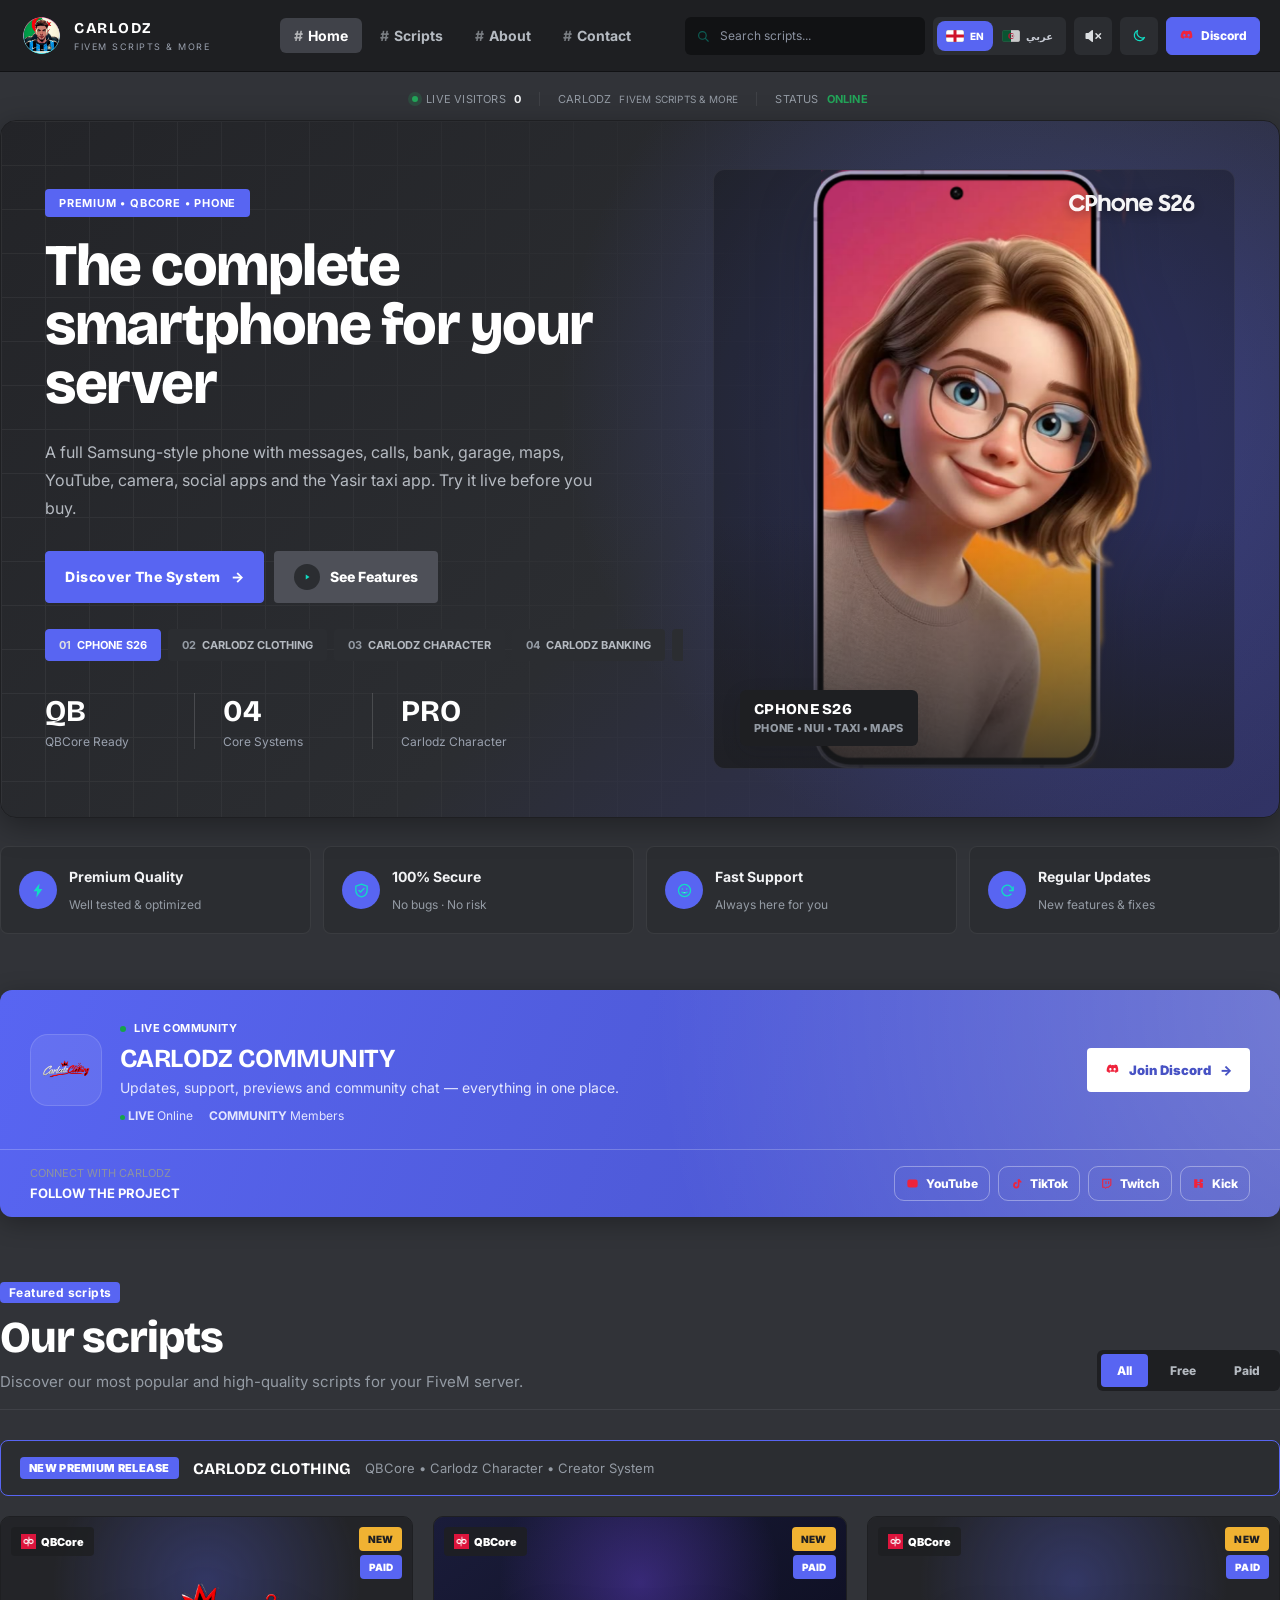
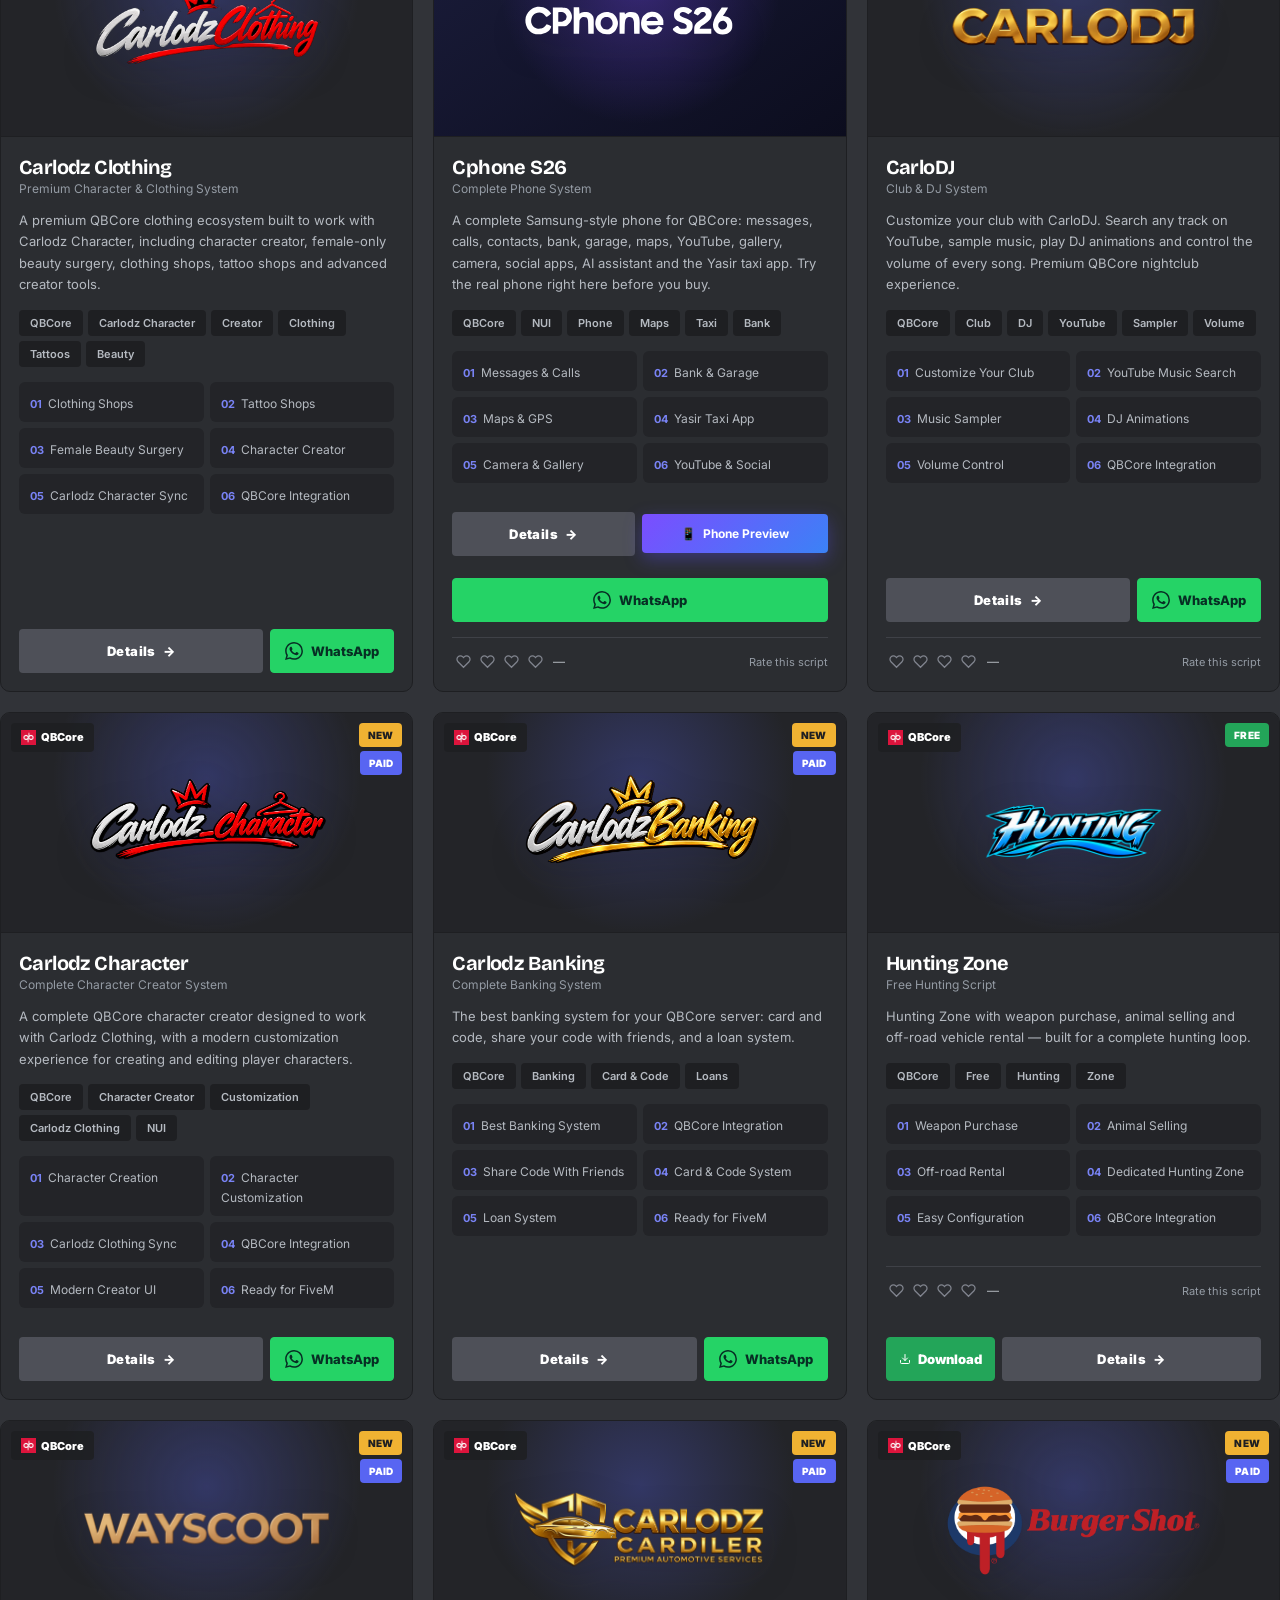
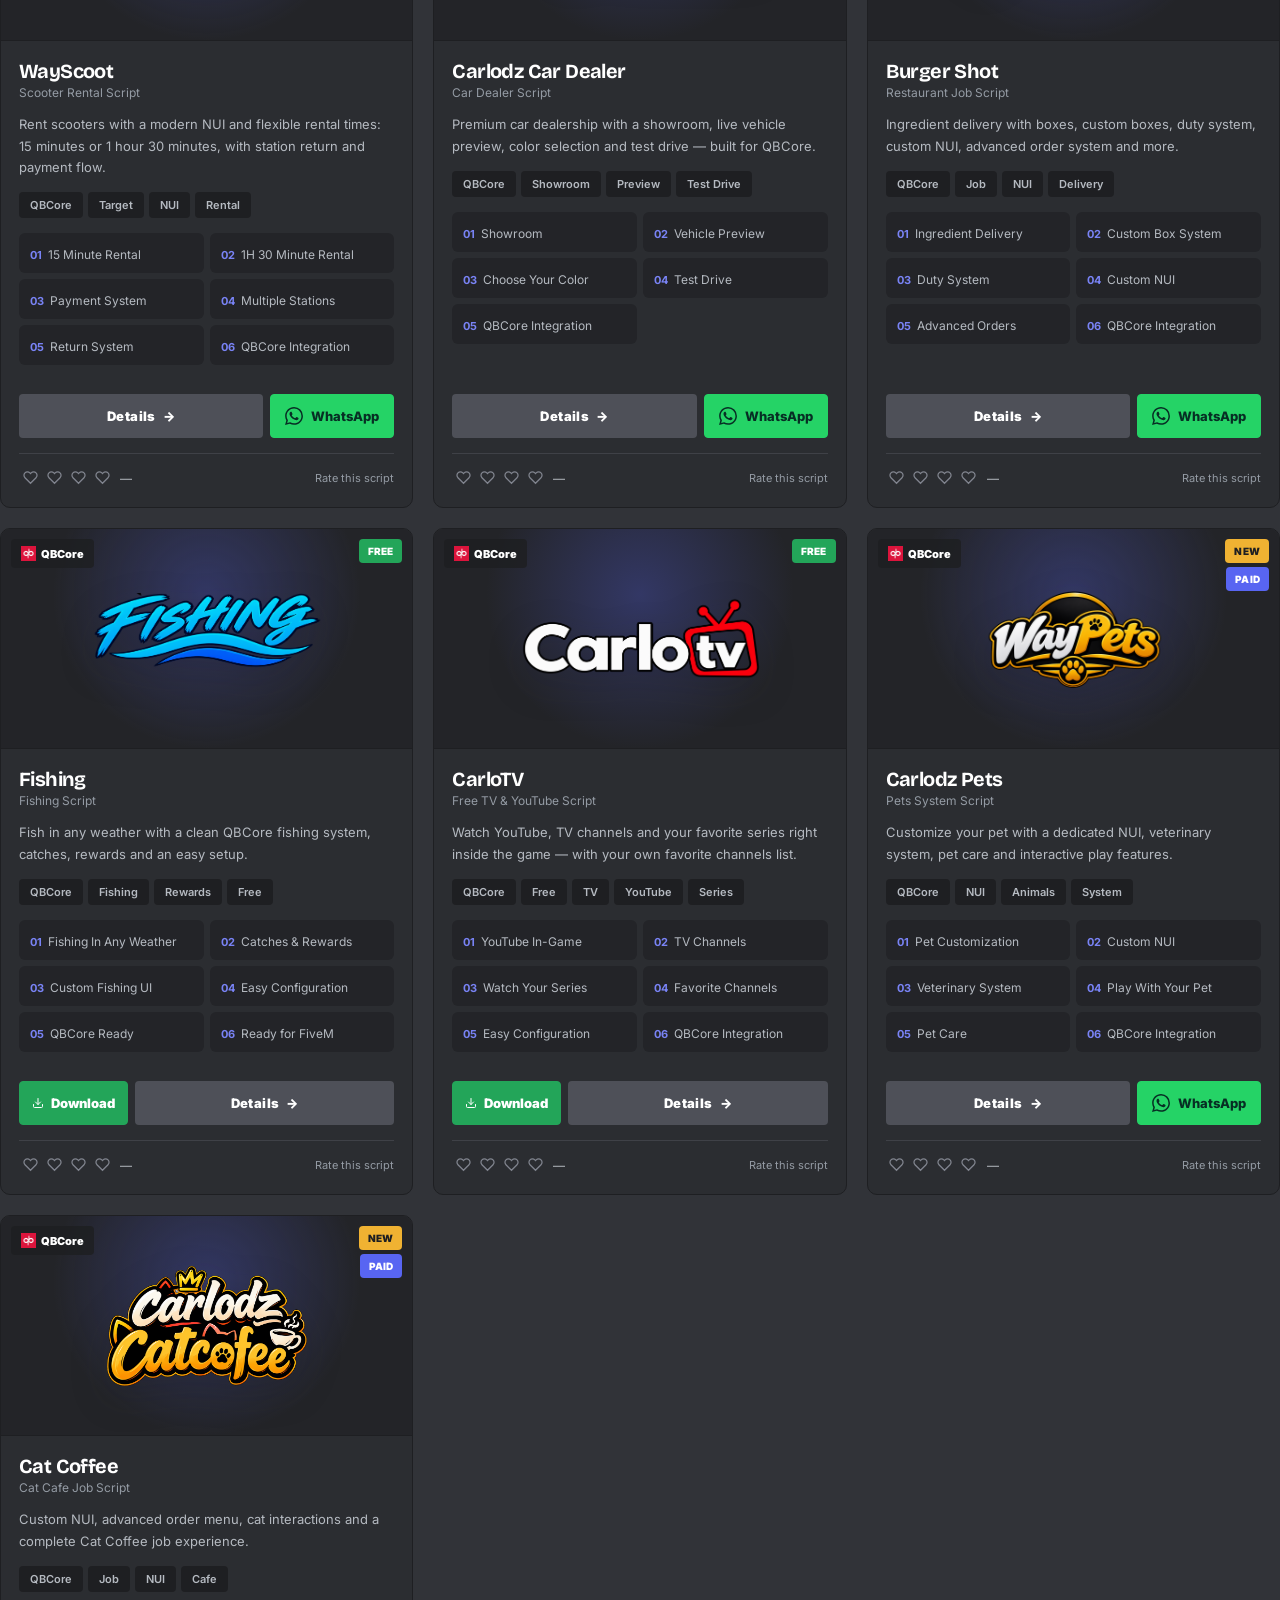
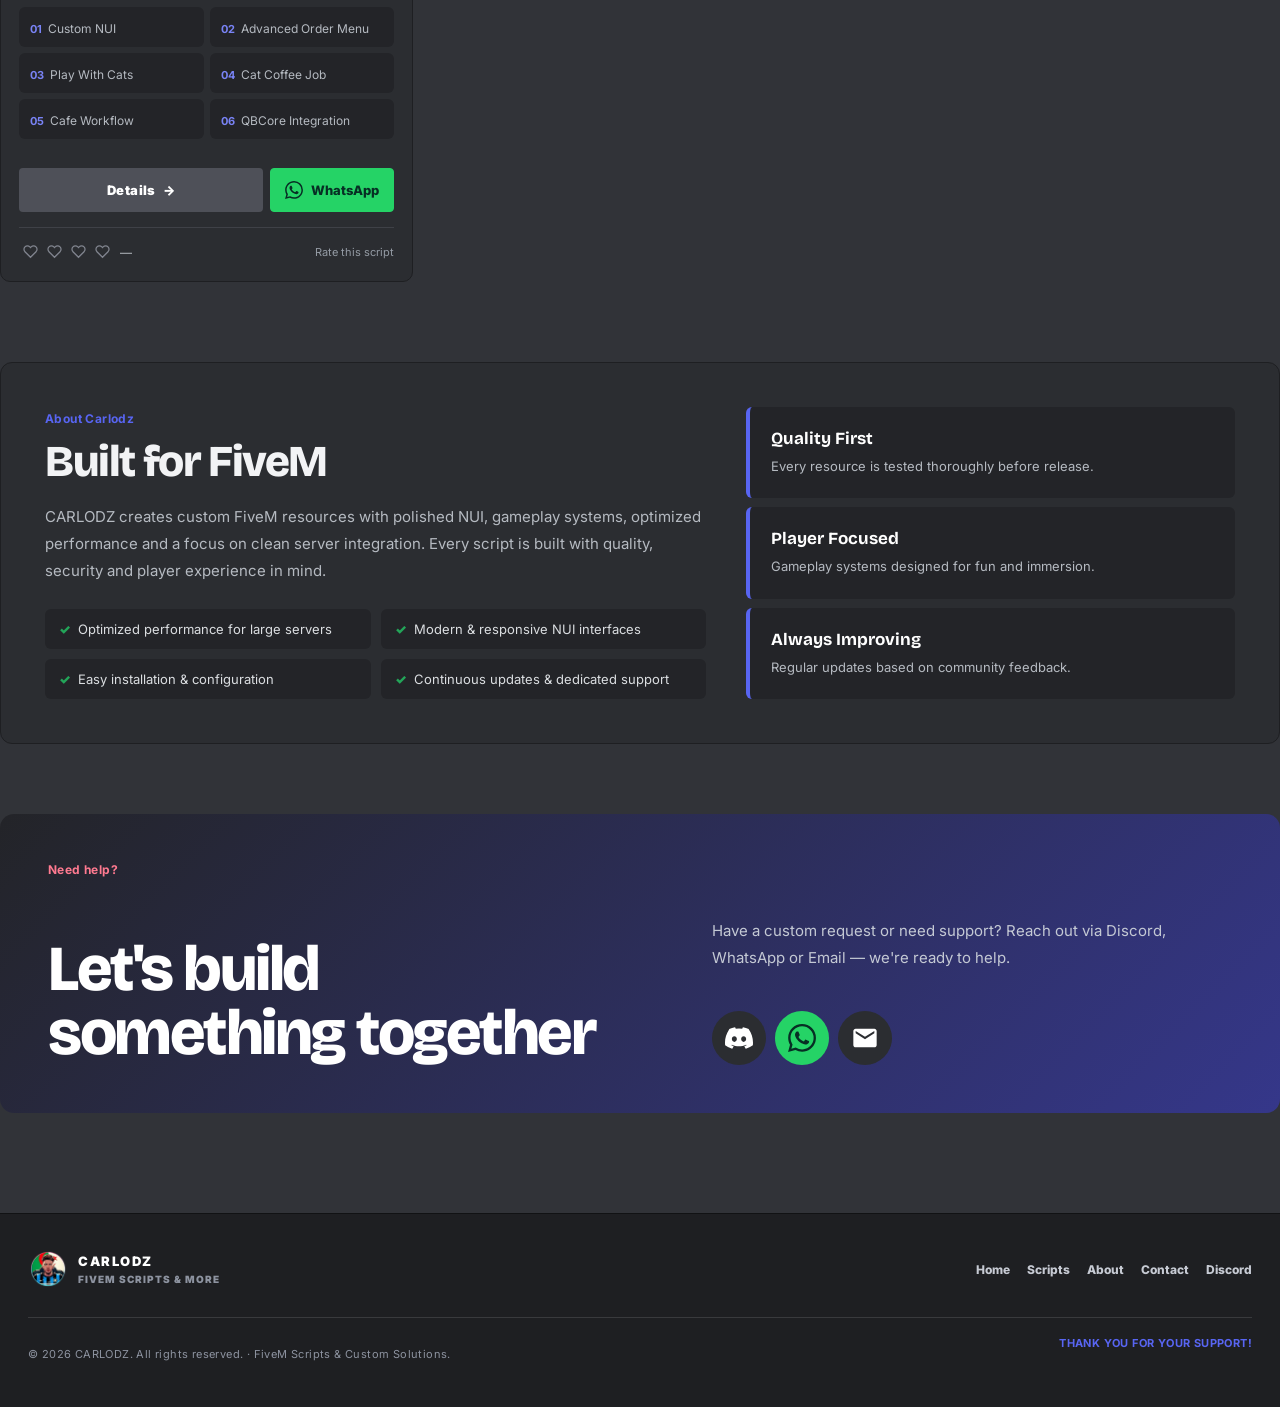
<file: index.html>
<!doctype html>
<html lang="en">
<head>
<meta charset="utf-8">
<meta name="viewport" content="width=device-width,initial-scale=1,viewport-fit=cover,user-scalable=yes">
<meta name="theme-color" content="#f6f7f9">
<meta name="mobile-web-app-capable" content="yes">
<meta name="apple-mobile-web-app-capable" content="yes">
<meta name="apple-mobile-web-app-status-bar-style" content="black-translucent">
<meta name="description" content="Carlodz Clothing — Premium QBCore clothing, character creator, tattoos, beauty and customization system.">
<meta name="keywords" content="FiveM, QBCore, CARLODZ Clothing, Character Creator, Clothing, Tattoos, Beauty, Shops, Creator System">
<meta property="og:title" content="CARLODZ — FiveM Scripts & More">
<meta property="og:description" content="Carlodz Clothing is a premium QBCore character system with clothing shops, tattoo shops, female-only beauty surgery and a complete creator system, built to work with Carlodz Character.">
<meta property="og:type" content="website">
<link rel="manifest" href="manifest.json">
<title>CARLODZ Clothing — Premium QBCore Character System</title>
<link rel="stylesheet" href="style.css?v=20261007-night-v4">
<link rel="stylesheet" href="style.store.css?v=20261008-store">
<link rel="stylesheet" href="style.dc.css?v=20261008-dc">
<link rel="icon" type="image/svg+xml" href="assets/carlodz.svg">
<link rel="preconnect" href="https://fonts.googleapis.com">
<link rel="preconnect" href="https://fonts.gstatic.com" crossorigin>
</head>
<body class="light-theme store dc">
<div class="loader" id="loader">
  <div class="loader-inner">
    <img src="assets/carlodz-logo.png" alt="CARLODZ">
    <div class="loader-bar"><span></span></div>
  </div>
</div>

<div id="ytMusicWrap" aria-hidden="true"><div id="ytMusic"></div></div>
<header class="topbar" id="topbar">
  <a class="brand" href="#home">
    <img src="assets/carlodz-logo.png" alt="CARLODZ">
    <span><b>CARLODZ</b><small data-i18n="brand_tag">FIVEM SCRIPTS & MORE</small></span>
  </a>
  <nav id="nav">
    <a class="active" href="#home" data-nav data-i18n="nav_home">Home</a>
    <a href="#scripts" data-nav data-i18n="nav_scripts">Scripts</a>
    <a href="#about" data-nav data-i18n="nav_about">About</a>
    <a href="#contact" data-nav data-i18n="nav_contact">Contact</a>
  </nav>
  <div class="top-actions">
    <div class="search">
      <img class="ui-icon" src="assets/icons/search.svg" alt="">
      <input id="search" type="search" placeholder="Search scripts..." autocomplete="off" data-i18n-placeholder="search_placeholder">
    </div>
    <div class="lang-switch" id="langSwitch">
      <button class="lang-btn active" data-lang="en" type="button" aria-label="English" title="English"><svg class="flag" viewBox="0 0 30 20" aria-hidden="true"><defs><clipPath id="flEn"><rect width="30" height="20" rx="2.5"/></clipPath></defs><g clip-path="url(#flEn)"><rect width="30" height="20" fill="#fff"/><rect x="12.5" width="5" height="20" fill="#cf142b"/><rect y="7.5" width="30" height="5" fill="#cf142b"/></g><rect x=".5" y=".5" width="29" height="19" rx="2.2" fill="none" stroke="rgba(128,128,128,.45)"/></svg><span>EN</span></button>
      <button class="lang-btn" data-lang="ar" type="button" aria-label="العربية" title="العربية"><svg class="flag" viewBox="0 0 30 20" aria-hidden="true"><defs><clipPath id="flDz"><rect width="30" height="20" rx="2.5"/></clipPath><mask id="flDzM"><rect width="30" height="20" fill="#fff"/><circle cx="16.6" cy="10" r="3.9" fill="#000"/></mask></defs><g clip-path="url(#flDz)"><rect width="15" height="20" fill="#006233"/><rect x="15" width="15" height="20" fill="#fff"/><circle cx="15.3" cy="10" r="5" fill="#d21034" mask="url(#flDzM)"/><polygon points="16.47,7.43 17.62,9.00 19.48,8.41 18.35,10.00 19.48,11.59 17.62,11.00 16.47,12.57 16.45,10.62 14.60,10.00 16.45,9.38" fill="#d21034"/></g><rect x=".5" y=".5" width="29" height="19" rx="2.2" fill="none" stroke="rgba(128,128,128,.45)"/></svg><span>عربي</span></button>
    </div>
    <button class="music-btn off" id="musicBtn" type="button" aria-label="Toggle background music" aria-pressed="false" title="Play music">
      <svg viewBox="0 0 24 24" width="18" height="18" fill="none" stroke="currentColor" stroke-width="2" stroke-linecap="round" stroke-linejoin="round" aria-hidden="true">
        <path d="M11 5 6 9H3v6h3l5 4V5z" fill="currentColor"/>
        <g class="mu-on"><path d="M15.5 8.5a5 5 0 0 1 0 7"/><path d="M18.5 5.5a9 9 0 0 1 0 13"/></g>
        <g class="mu-off"><path d="m16 9 6 6"/><path d="m22 9-6 6"/></g>
      </svg>
    </button>
    <button class="icon-btn" id="themeBtn" aria-label="Toggle theme" title="Toggle theme">
      <img class="ui-icon" src="assets/icons/moon.svg" alt="">
    </button>
    <a class="discord-top" href="https://discord.gg/Q4Z2M2veAD" target="_blank" rel="noopener">
      <img class="mini-icon" src="assets/icons/discord.svg" alt=""> <span data-i18n="discord">Discord</span>
    </a>
  </div>
  <button class="hamburger" id="hamburger" aria-label="Menu">
    <img class="ui-icon" src="assets/icons/menu.svg" alt="">
  </button>
</header>

<div class="visitor-strip" aria-label="Website statistics">
  <div class="visitor-item">
    <span class="visitor-dot"></span>
    <span class="visitor-label" data-i18n="live_visitors">LIVE VISITORS</span>
    <strong id="visitorCount">0</strong>
  </div>
  <div class="visitor-divider"></div>
  <div class="visitor-item">
    <span class="visitor-label">CARLODZ</span>
    <span class="visitor-sub" data-i18n="brand_tag">FIVEM SCRIPTS & MORE</span>
  </div>
  <div class="visitor-divider"></div>
  <div class="visitor-item">
    <span class="visitor-label" data-i18n="status">STATUS</span>
    <strong class="online-text" data-i18n="online">ONLINE</strong>
  </div>
</div>

<main id="home">
  <section class="hero">
    <div class="hero-bg"></div>
    <div class="hero-grid"></div>
    <div class="hero-copy">
      <div class="eyebrow" id="heroEyebrow">PREMIUM • QBCORE • CARLODZ CHARACTER</div>
      <img class="hero-brand-logo" id="heroBrandLogo" src="assets/carlodz-clothing-logo.png" alt="Carlodz Clothing">
      <h2 id="heroSubtitle">The complete character style system</h2>
      <p id="heroDescription">Upgrade your FiveM server with a premium clothing and character experience: clothing shops, tattoo shops, female-only beauty & plastic surgery, and a powerful character creator — fully designed to work with Carlodz Character.</p>
      <div class="hero-buttons">
        <a class="btn-primary" href="#scripts"><span>Discover The System</span> <span>→</span></a>
        <button class="btn-ghost" id="trailerBtn">
          <i><img src="assets/icons/play.svg" alt=""></i>
          <span>See Features</span>
        </button>
      </div>
      <div class="hero-script-strip" id="heroScriptStrip" aria-label="CARLODZ scripts"></div>

      <div class="hero-stats">
        <div><strong>QB</strong><span>QBCore Ready</span></div>
        <div><strong>04</strong><span>Core Systems</span></div>
        <div><strong>PRO</strong><span>Carlodz Character</span></div>
      </div>
    </div>
    <div class="hero-character clothing-hero-character" id="heroCharacter">
      <div class="character-glow"></div>
      <img class="hero-reference clothing-hero-photo" src="assets/design-reference 6.png" alt="Carlodz Clothing character showcase">
      <img class="hero-logo-overlay clothing-hero-logo" src="assets/carlodz-clothing-logo.png" alt="Carlodz Clothing">
      <div class="character-label clothing-hero-label">CARLODZ CLOTHING<br><em>CHARACTER • BEAUTY • STYLE</em></div>
    </div>
  </section>

  <!-- TOP FEATURES: 4 ONLY (Discord community is below) -->
  <section class="features">
    <div class="feature-item">
      <b><img src="assets/icons/bolt.svg" alt=""></b>
      <strong data-i18n="feat1_title">Premium Quality</strong>
      <span data-i18n="feat1_desc">Well tested & optimized</span>
    </div>
    <div class="feature-item">
      <b><img src="assets/icons/shield.svg" alt=""></b>
      <strong data-i18n="feat2_title">100% Secure</strong>
      <span data-i18n="feat2_desc">No bugs · No risk</span>
    </div>
    <div class="feature-item">
      <b><img src="assets/icons/support.svg" alt=""></b>
      <strong data-i18n="feat3_title">Fast Support</strong>
      <span data-i18n="feat3_desc">Always here for you</span>
    </div>
    <div class="feature-item">
      <b><img src="assets/icons/refresh.svg" alt=""></b>
      <strong data-i18n="feat4_title">Regular Updates</strong>
      <span data-i18n="feat4_desc">New features & fixes</span>
    </div>
  </section>

  <section class="discord-section" id="discord">
    <div class="discord-card unified-discord" id="discordCard">
      <div class="discord-card-glow"></div>
      <div class="discord-main">
        <img class="discord-server-icon" id="discordServerIcon" src="assets/carlodz-logo.png" alt="CARLODZ Community">
        <div class="discord-server-info">
          <span class="discord-kicker"><span class="discord-community-dot"></span> LIVE COMMUNITY</span>
          <h2 id="discordServerName">CARLODZ COMMUNITY</h2>
          <p>Updates, support, previews and community chat — everything in one place.</p>
          <div class="discord-stats">
            <span><i class="discord-status-dot"></i> <b id="discordOnline">LIVE</b> Online</span>
            <span><b id="discordMembers">COMMUNITY</b> Members</span>
          </div>
        </div>
        <a class="discord-join" id="discordJoin" href="https://discord.gg/Q4Z2M2veAD" target="_blank" rel="noopener">
          <img src="assets/icons/discord.svg" alt=""> Join Discord <span>→</span>
        </a>
      </div>
      <div class="discord-bottom">
        <div>
          <small>CONNECT WITH CARLODZ</small>
          <strong>FOLLOW THE PROJECT</strong>
        </div>
        <div class="socials">
          <a href="https://www.youtube.com/@carlodzgame" target="_blank" rel="noopener noreferrer"><img src="assets/icons/youtube.svg" alt="YouTube"><span>YouTube</span></a>
          <a href="https://www.tiktok.com/@me.carlodz" target="_blank" rel="noopener noreferrer"><img src="assets/icons/tiktok.svg" alt="TikTok"><span>TikTok</span></a>
          <a href="https://www.twitch.tv/carlodz21" target="_blank" rel="noopener noreferrer"><img src="assets/icons/twitch.svg" alt="Twitch"><span>Twitch</span></a>
          <a href="https://kick.com/carlodz" target="_blank" rel="noopener noreferrer"><img src="assets/icons/kick.svg" alt="Kick"><span>Kick</span></a>
        </div>
      </div>
    </div>
  </section>

  <section class="content" id="scripts">
    <div class="section-title">
      <div>
        <small data-i18n="scripts_small">FEATURED SCRIPTS</small>
        <h2 data-i18n="scripts_title">Our scripts</h2>
        <p data-i18n="scripts_desc">Discover our most popular and high-quality scripts for your FiveM server.</p>
      </div>
      <div class="filter-bar">
        <button class="filter-btn active" data-filter="all" data-i18n="filter_all">All</button>
        <button class="filter-btn" data-filter="free" data-i18n="filter_free">Free</button>
        <button class="filter-btn" data-filter="paid" data-i18n="filter_paid">Paid</button>
      </div>
    </div>

    <div class="layout">
      <div class="cards" id="cards">
        <div class="clothing-feature-banner">
          <span class="clothing-banner-kicker">NEW PREMIUM RELEASE</span>
          <strong>CARLODZ CLOTHING</strong>
          <span>QBCore • Carlodz Character • Creator System</span>
        </div>
        <article class="script-card carlodz-clothing-card" data-name="carlodz clothing character creator beauty tattoos shops" data-category="paid">
          <div class="cover carlodz-clothing-cover">
            <img class="cover-logo carlodz-clothing-card-logo" src="assets/carlodz-clothing-logo.png" alt="Carlodz Clothing">
            <span class="qbcore-badge"><img src="assets/qbcore-logo.png" alt="QBCore"> <span>QBCore</span></span>
            <span class="badge new">NEW</span>
            <span class="badge paid">PAID</span>
          </div>
          <div class="card-body">
            <div class="card-meta">
              <h3>Carlodz Clothing</h3>
              <p>Premium Character & Clothing System</p>
            </div>
            <div class="desc">A premium QBCore clothing ecosystem built to work with Carlodz Character, including character creator, female-only beauty surgery, clothing shops, tattoo shops and advanced creator tools.</div>
            <div class="tags">
              <span>QBCore</span><span>Carlodz Character</span><span>Creator</span><span>Clothing</span><span>Tattoos</span><span>Beauty</span>
            </div>
            <div class="clothing-feature-grid">
              <div><b>01</b><span>Clothing Shops</span></div>
              <div><b>02</b><span>Tattoo Shops</span></div>
              <div><b>03</b><span>Female Beauty Surgery</span></div>
              <div><b>04</b><span>Character Creator</span></div>
              <div><b>05</b><span>Carlodz Character Sync</span></div>
              <div><b>06</b><span>QBCore Integration</span></div>
            </div>
            <div class="card-actions clothing-card-actions">
              <button class="details-btn" data-script="carlodzclothing">Details <span>→</span></button>
              <a class="discord-top clothing-contact wa-btn" href="https://wa.me/213669967596" target="_blank" rel="noopener"><svg class="wa-ico" viewBox="0 0 24 24" fill="currentColor" width="18" height="18" aria-hidden="true"><path d="M17.472 14.382c-.297-.149-1.758-.867-2.03-.967-.273-.099-.471-.148-.67.15-.197.297-.767.966-.94 1.164-.173.199-.347.223-.644.075-.297-.15-1.255-.463-2.39-1.475-.883-.788-1.48-1.761-1.653-2.059-.173-.297-.018-.458.13-.606.134-.133.298-.347.446-.52.149-.174.198-.298.298-.497.099-.198.05-.371-.025-.52-.075-.149-.669-1.612-.916-2.207-.242-.579-.487-.5-.669-.51-.173-.008-.371-.01-.57-.01-.198 0-.52.074-.792.372-.272.297-1.04 1.016-1.04 2.479 0 1.462 1.065 2.875 1.213 3.074.149.198 2.096 3.2 5.077 4.487.709.306 1.262.489 1.694.625.712.227 1.36.195 1.871.118.571-.085 1.758-.719 2.006-1.413.248-.694.248-1.289.173-1.413-.074-.124-.272-.198-.57-.347m-5.421 7.403h-.004a9.87 9.87 0 0 1-5.031-1.378l-.361-.214-3.741.982.998-3.648-.235-.374a9.86 9.86 0 0 1-1.51-5.26c.001-5.45 4.436-9.884 9.888-9.884 2.64 0 5.122 1.03 6.988 2.898a9.825 9.825 0 0 1 2.893 6.994c-.003 5.45-4.435 9.884-9.885 9.884m8.413-18.297A11.815 11.815 0 0 0 12.05 0C5.495 0 .16 5.335.157 11.892c0 2.096.547 4.142 1.588 5.945L.057 24l6.305-1.654a11.882 11.882 0 0 0 5.683 1.448h.005c6.554 0 11.89-5.335 11.893-11.893a11.821 11.821 0 0 0-3.48-8.413z"/></svg> <span>WhatsApp</span></a>
            </div>
          </div>
        </article>

        <article class="script-card cphone-card" data-name="cphone s26 phone telephone samsung yasir taxi maps bank messages youtube camera gallery qbcore" data-category="paid">
          <div class="cover cphone-cover">
            <img class="cover-logo cphone-card-logo" src="assets/cphone-logo.svg" alt="Cphone S26">
            <span class="qbcore-badge"><img src="assets/qbcore-logo.png" alt="QBCore"> <span>QBCore</span></span>
            <span class="badge new">NEW</span>
            <span class="badge paid">PAID</span>
          </div>
          <div class="card-body">
            <div class="card-meta">
              <h3>Cphone S26</h3>
              <p>Complete Phone System</p>
            </div>
            <div class="desc">A complete Samsung-style phone for QBCore: messages, calls, contacts, bank, garage, maps, YouTube, gallery, camera, social apps, AI assistant and the Yasir taxi app. Try the real phone right here before you buy.</div>
            <div class="tags">
              <span>QBCore</span><span>NUI</span><span>Phone</span><span>Maps</span><span>Taxi</span><span>Bank</span>
            </div>
            <div class="clothing-feature-grid">
              <div><b>01</b><span>Messages &amp; Calls</span></div>
              <div><b>02</b><span>Bank &amp; Garage</span></div>
              <div><b>03</b><span>Maps &amp; GPS</span></div>
              <div><b>04</b><span>Yasir Taxi App</span></div>
              <div><b>05</b><span>Camera &amp; Gallery</span></div>
              <div><b>06</b><span>YouTube &amp; Social</span></div>
            </div>
            <div class="card-actions clothing-card-actions">
              <button class="details-btn" data-script="cphone">Details <span>→</span></button>
              <button class="phone-preview-btn" type="button" data-open-preview>📱 <span data-i18n="phone_preview">Phone Preview</span></button>
            </div>
            <div class="card-actions clothing-card-actions" style="margin-top:8px">
              <a class="discord-top clothing-contact wa-btn" href="https://wa.me/213669967596" target="_blank" rel="noopener" style="flex:1;justify-content:center"><svg class="wa-ico" viewBox="0 0 24 24" fill="currentColor" width="18" height="18" aria-hidden="true"><path d="M17.472 14.382c-.297-.149-1.758-.867-2.03-.967-.273-.099-.471-.148-.67.15-.197.297-.767.966-.94 1.164-.173.199-.347.223-.644.075-.297-.15-1.255-.463-2.39-1.475-.883-.788-1.48-1.761-1.653-2.059-.173-.297-.018-.458.13-.606.134-.133.298-.347.446-.52.149-.174.198-.298.298-.497.099-.198.05-.371-.025-.52-.075-.149-.669-1.612-.916-2.207-.242-.579-.487-.5-.669-.51-.173-.008-.371-.01-.57-.01-.198 0-.52.074-.792.372-.272.297-1.04 1.016-1.04 2.479 0 1.462 1.065 2.875 1.213 3.074.149.198 2.096 3.2 5.077 4.487.709.306 1.262.489 1.694.625.712.227 1.36.195 1.871.118.571-.085 1.758-.719 2.006-1.413.248-.694.248-1.289.173-1.413-.074-.124-.272-.198-.57-.347m-5.421 7.403h-.004a9.87 9.87 0 0 1-5.031-1.378l-.361-.214-3.741.982.998-3.648-.235-.374a9.86 9.86 0 0 1-1.51-5.26c.001-5.45 4.436-9.884 9.888-9.884 2.64 0 5.122 1.03 6.988 2.898a9.825 9.825 0 0 1 2.893 6.994c-.003 5.45-4.435 9.884-9.885 9.884m8.413-18.297A11.815 11.815 0 0 0 12.05 0C5.495 0 .16 5.335.157 11.892c0 2.096.547 4.142 1.588 5.945L.057 24l6.305-1.654a11.882 11.882 0 0 0 5.683 1.448h.005c6.554 0 11.89-5.335 11.893-11.893a11.821 11.821 0 0 0-3.48-8.413z"/></svg> <span>WhatsApp</span></a>
            </div>
            <div class="script-rating" data-rating="cphone" aria-label="Rate Cphone S26">
              <div class="heart-row" role="group" aria-label="Rating from 1 to 4 hearts">
                <button type="button" class="heart-btn" data-heart="1" aria-label="1 heart"><svg viewBox="0 0 24 24" aria-hidden="true" focusable="false"><path d="M20.84 4.61a5.5 5.5 0 0 0-7.78 0L12 5.67l-1.06-1.06a5.5 5.5 0 0 0-7.78 7.78L12 21.23l8.84-8.84a5.5 5.5 0 0 0 0-7.78Z"></path></svg></button><button type="button" class="heart-btn" data-heart="2" aria-label="2 hearts"><svg viewBox="0 0 24 24" aria-hidden="true" focusable="false"><path d="M20.84 4.61a5.5 5.5 0 0 0-7.78 0L12 5.67l-1.06-1.06a5.5 5.5 0 0 0-7.78 7.78L12 21.23l8.84-8.84a5.5 5.5 0 0 0 0-7.78Z"></path></svg></button><button type="button" class="heart-btn" data-heart="3" aria-label="3 hearts"><svg viewBox="0 0 24 24" aria-hidden="true" focusable="false"><path d="M20.84 4.61a5.5 5.5 0 0 0-7.78 0L12 5.67l-1.06-1.06a5.5 5.5 0 0 0-7.78 7.78L12 21.23l8.84-8.84a5.5 5.5 0 0 0 0-7.78Z"></path></svg></button><button type="button" class="heart-btn" data-heart="4" aria-label="4 hearts"><svg viewBox="0 0 24 24" aria-hidden="true" focusable="false"><path d="M20.84 4.61a5.5 5.5 0 0 0-7.78 0L12 5.67l-1.06-1.06a5.5 5.5 0 0 0-7.78 7.78L12 21.23l8.84-8.84a5.5 5.5 0 0 0 0-7.78Z"></path></svg></button>
              </div><span class="rating-value">—</span><small>Rate this script</small>
            </div>
          </div>
        </article>

        <article class="script-card carlodj-card" data-name="carlodj carlo dj club music youtube sampler animation volume" data-category="paid">
          <div class="cover carlodj-cover">
            <img class="cover-logo carlodj-card-logo" src="assets/carlodj-logo.png" alt="CarloDJ">
            <span class="qbcore-badge"><img src="assets/qbcore-logo.png" alt="QBCore"> <span>QBCore</span></span>
            <span class="badge new">NEW</span>
            <span class="badge paid">PAID</span>
          </div>
          <div class="card-body">
            <div class="card-meta">
              <h3>CarloDJ</h3>
              <p>Club & DJ System</p>
            </div>
            <div class="desc">Customize your club with CarloDJ. Search any track on YouTube, sample music, play DJ animations and control the volume of every song. Premium QBCore nightclub experience.</div>
            <div class="tags">
              <span>QBCore</span><span>Club</span><span>DJ</span><span>YouTube</span><span>Sampler</span><span>Volume</span>
            </div>
            <div class="clothing-feature-grid">
              <div><b>01</b><span>Customize Your Club</span></div>
              <div><b>02</b><span>YouTube Music Search</span></div>
              <div><b>03</b><span>Music Sampler</span></div>
              <div><b>04</b><span>DJ Animations</span></div>
              <div><b>05</b><span>Volume Control</span></div>
              <div><b>06</b><span>QBCore Integration</span></div>
            </div>
            <div class="card-actions clothing-card-actions">
              <button class="details-btn" data-script="carlodj">Details <span>→</span></button>
              <a class="discord-top clothing-contact wa-btn" href="https://wa.me/213669967596" target="_blank" rel="noopener"><svg class="wa-ico" viewBox="0 0 24 24" fill="currentColor" width="18" height="18" aria-hidden="true"><path d="M17.472 14.382c-.297-.149-1.758-.867-2.03-.967-.273-.099-.471-.148-.67.15-.197.297-.767.966-.94 1.164-.173.199-.347.223-.644.075-.297-.15-1.255-.463-2.39-1.475-.883-.788-1.48-1.761-1.653-2.059-.173-.297-.018-.458.13-.606.134-.133.298-.347.446-.52.149-.174.198-.298.298-.497.099-.198.05-.371-.025-.52-.075-.149-.669-1.612-.916-2.207-.242-.579-.487-.5-.669-.51-.173-.008-.371-.01-.57-.01-.198 0-.52.074-.792.372-.272.297-1.04 1.016-1.04 2.479 0 1.462 1.065 2.875 1.213 3.074.149.198 2.096 3.2 5.077 4.487.709.306 1.262.489 1.694.625.712.227 1.36.195 1.871.118.571-.085 1.758-.719 2.006-1.413.248-.694.248-1.289.173-1.413-.074-.124-.272-.198-.57-.347m-5.421 7.403h-.004a9.87 9.87 0 0 1-5.031-1.378l-.361-.214-3.741.982.998-3.648-.235-.374a9.86 9.86 0 0 1-1.51-5.26c.001-5.45 4.436-9.884 9.888-9.884 2.64 0 5.122 1.03 6.988 2.898a9.825 9.825 0 0 1 2.893 6.994c-.003 5.45-4.435 9.884-9.885 9.884m8.413-18.297A11.815 11.815 0 0 0 12.05 0C5.495 0 .16 5.335.157 11.892c0 2.096.547 4.142 1.588 5.945L.057 24l6.305-1.654a11.882 11.882 0 0 0 5.683 1.448h.005c6.554 0 11.89-5.335 11.893-11.893a11.821 11.821 0 0 0-3.48-8.413z"/></svg> <span>WhatsApp</span></a>
            </div>
            <div class="script-rating" data-rating="carlodj" aria-label="Rate CarloDJ">
              <div class="heart-row" role="group" aria-label="Rating from 1 to 4 hearts">
                <button type="button" class="heart-btn" data-heart="1" aria-label="1 heart"><svg viewBox="0 0 24 24" aria-hidden="true" focusable="false"><path d="M20.84 4.61a5.5 5.5 0 0 0-7.78 0L12 5.67l-1.06-1.06a5.5 5.5 0 0 0-7.78 7.78L12 21.23l8.84-8.84a5.5 5.5 0 0 0 0-7.78Z"></path></svg></button><button type="button" class="heart-btn" data-heart="2" aria-label="2 hearts"><svg viewBox="0 0 24 24" aria-hidden="true" focusable="false"><path d="M20.84 4.61a5.5 5.5 0 0 0-7.78 0L12 5.67l-1.06-1.06a5.5 5.5 0 0 0-7.78 7.78L12 21.23l8.84-8.84a5.5 5.5 0 0 0 0-7.78Z"></path></svg></button><button type="button" class="heart-btn" data-heart="3" aria-label="3 hearts"><svg viewBox="0 0 24 24" aria-hidden="true" focusable="false"><path d="M20.84 4.61a5.5 5.5 0 0 0-7.78 0L12 5.67l-1.06-1.06a5.5 5.5 0 0 0-7.78 7.78L12 21.23l8.84-8.84a5.5 5.5 0 0 0 0-7.78Z"></path></svg></button><button type="button" class="heart-btn" data-heart="4" aria-label="4 hearts"><svg viewBox="0 0 24 24" aria-hidden="true" focusable="false"><path d="M20.84 4.61a5.5 5.5 0 0 0-7.78 0L12 5.67l-1.06-1.06a5.5 5.5 0 0 0-7.78 7.78L12 21.23l8.84-8.84a5.5 5.5 0 0 0 0-7.78Z"></path></svg></button>
              </div><span class="rating-value">—</span><small>Rate this script</small>
            </div>
          </div>
        </article>

        <article class="script-card carlodz-character-card" data-name="carlodz character character creator customization qbcore clothing" data-category="paid">
          <div class="cover carlodz-character-cover">
            <img class="cover-logo carlodz-character-card-logo" src="assets/carlodz_character-LOGO.png" alt="Carlodz Character">
            <span class="qbcore-badge"><img src="assets/qbcore-logo.png" alt="QBCore"> <span>QBCore</span></span>
            <span class="badge new">NEW</span>
            <span class="badge paid">PAID</span>
          </div>
          <div class="card-body">
            <div class="card-meta">
              <h3>Carlodz Character</h3>
              <p>Complete Character Creator System</p>
            </div>
            <div class="desc">A complete QBCore character creator designed to work with Carlodz Clothing, with a modern customization experience for creating and editing player characters.</div>
            <div class="tags">
              <span>QBCore</span><span>Character Creator</span><span>Customization</span><span>Carlodz Clothing</span><span>NUI</span>
            </div>
            <div class="clothing-feature-grid">
              <div><b>01</b><span>Character Creation</span></div>
              <div><b>02</b><span>Character Customization</span></div>
              <div><b>03</b><span>Carlodz Clothing Sync</span></div>
              <div><b>04</b><span>QBCore Integration</span></div>
              <div><b>05</b><span>Modern Creator UI</span></div>
              <div><b>06</b><span>Ready for FiveM</span></div>
            </div>
            <div class="card-actions clothing-card-actions">
              <button class="details-btn" data-script="carlodz_character">Details <span>→</span></button>
              <a class="discord-top clothing-contact wa-btn" href="https://wa.me/213669967596" target="_blank" rel="noopener"><svg class="wa-ico" viewBox="0 0 24 24" fill="currentColor" width="18" height="18" aria-hidden="true"><path d="M17.472 14.382c-.297-.149-1.758-.867-2.03-.967-.273-.099-.471-.148-.67.15-.197.297-.767.966-.94 1.164-.173.199-.347.223-.644.075-.297-.15-1.255-.463-2.39-1.475-.883-.788-1.48-1.761-1.653-2.059-.173-.297-.018-.458.13-.606.134-.133.298-.347.446-.52.149-.174.198-.298.298-.497.099-.198.05-.371-.025-.52-.075-.149-.669-1.612-.916-2.207-.242-.579-.487-.5-.669-.51-.173-.008-.371-.01-.57-.01-.198 0-.52.074-.792.372-.272.297-1.04 1.016-1.04 2.479 0 1.462 1.065 2.875 1.213 3.074.149.198 2.096 3.2 5.077 4.487.709.306 1.262.489 1.694.625.712.227 1.36.195 1.871.118.571-.085 1.758-.719 2.006-1.413.248-.694.248-1.289.173-1.413-.074-.124-.272-.198-.57-.347m-5.421 7.403h-.004a9.87 9.87 0 0 1-5.031-1.378l-.361-.214-3.741.982.998-3.648-.235-.374a9.86 9.86 0 0 1-1.51-5.26c.001-5.45 4.436-9.884 9.888-9.884 2.64 0 5.122 1.03 6.988 2.898a9.825 9.825 0 0 1 2.893 6.994c-.003 5.45-4.435 9.884-9.885 9.884m8.413-18.297A11.815 11.815 0 0 0 12.05 0C5.495 0 .16 5.335.157 11.892c0 2.096.547 4.142 1.588 5.945L.057 24l6.305-1.654a11.882 11.882 0 0 0 5.683 1.448h.005c6.554 0 11.89-5.335 11.893-11.893a11.821 11.821 0 0 0-3.48-8.413z"/></svg> <span>WhatsApp</span></a>
            </div>
          </div>
        </article>

        <article class="script-card carlodz-banking-card" data-name="carlodz banking bank loan card code share qbcore money" data-category="paid">
          <div class="cover carlodz-banking-cover">
            <img class="cover-logo carlodz-banking-card-logo" src="assets/carlodz_banking_logo.png" alt="Carlodz Banking">
            <span class="qbcore-badge"><img src="assets/qbcore-logo.png" alt="QBCore"> <span>QBCore</span></span>
            <span class="badge new">NEW</span>
            <span class="badge paid">PAID</span>
          </div>
          <div class="card-body">
            <div class="card-meta">
              <h3>Carlodz Banking</h3>
              <p>Complete Banking System</p>
            </div>
            <div class="desc">The best banking system for your QBCore server: card and code, share your code with friends, and a loan system.</div>
            <div class="tags">
              <span>QBCore</span><span>Banking</span><span>Card &amp; Code</span><span>Loans</span>
            </div>
            <div class="clothing-feature-grid">
              <div><b>01</b><span>Best Banking System</span></div>
              <div><b>02</b><span>QBCore Integration</span></div>
              <div><b>03</b><span>Share Code With Friends</span></div>
              <div><b>04</b><span>Card &amp; Code System</span></div>
              <div><b>05</b><span>Loan System</span></div>
              <div><b>06</b><span>Ready for FiveM</span></div>
            </div>
            <div class="card-actions clothing-card-actions">
              <button class="details-btn" data-script="carlodzbanking">Details <span>→</span></button>
              <a class="discord-top clothing-contact wa-btn" href="https://wa.me/213669967596" target="_blank" rel="noopener"><svg class="wa-ico" viewBox="0 0 24 24" fill="currentColor" width="18" height="18" aria-hidden="true"><path d="M17.472 14.382c-.297-.149-1.758-.867-2.03-.967-.273-.099-.471-.148-.67.15-.197.297-.767.966-.94 1.164-.173.199-.347.223-.644.075-.297-.15-1.255-.463-2.39-1.475-.883-.788-1.48-1.761-1.653-2.059-.173-.297-.018-.458.13-.606.134-.133.298-.347.446-.52.149-.174.198-.298.298-.497.099-.198.05-.371-.025-.52-.075-.149-.669-1.612-.916-2.207-.242-.579-.487-.5-.669-.51-.173-.008-.371-.01-.57-.01-.198 0-.52.074-.792.372-.272.297-1.04 1.016-1.04 2.479 0 1.462 1.065 2.875 1.213 3.074.149.198 2.096 3.2 5.077 4.487.709.306 1.262.489 1.694.625.712.227 1.36.195 1.871.118.571-.085 1.758-.719 2.006-1.413.248-.694.248-1.289.173-1.413-.074-.124-.272-.198-.57-.347m-5.421 7.403h-.004a9.87 9.87 0 0 1-5.031-1.378l-.361-.214-3.741.982.998-3.648-.235-.374a9.86 9.86 0 0 1-1.51-5.26c.001-5.45 4.436-9.884 9.888-9.884 2.64 0 5.122 1.03 6.988 2.898a9.825 9.825 0 0 1 2.893 6.994c-.003 5.45-4.435 9.884-9.885 9.884m8.413-18.297A11.815 11.815 0 0 0 12.05 0C5.495 0 .16 5.335.157 11.892c0 2.096.547 4.142 1.588 5.945L.057 24l6.305-1.654a11.882 11.882 0 0 0 5.683 1.448h.005c6.554 0 11.89-5.335 11.893-11.893a11.821 11.821 0 0 0-3.48-8.413z"/></svg> <span>WhatsApp</span></a>
            </div>
          </div>
        </article>

        <article class="script-card" data-name="hunting zone hunting" data-category="free">
          <div class="cover hunting-cover">
            <img class="cover-logo" src="assets/Hunting Zone-logo.png" alt="Hunting Zone">
            <span class="qbcore-badge"><img src="assets/qbcore-logo.png" alt="QBCore"> <span>QBCore</span></span>
            <span class="badge free">FREE</span>
          </div>
          <div class="card-body">
            <div class="card-meta">
              <h3>Hunting Zone</h3>
              <p>Free Hunting Script</p>
            </div>
            <div class="desc">Hunting Zone with weapon purchase, animal selling and off-road vehicle rental — built for a complete hunting loop.</div>
            <div class="tags">
              <span>QBCore</span><span>Free</span><span>Hunting</span><span>Zone</span>
            </div>
            <div class="clothing-feature-grid">
              <div><b>01</b><span>Weapon Purchase</span></div>
              <div><b>02</b><span>Animal Selling</span></div>
              <div><b>03</b><span>Off-road Rental</span></div>
              <div><b>04</b><span>Dedicated Hunting Zone</span></div>
              <div><b>05</b><span>Easy Configuration</span></div>
              <div><b>06</b><span>QBCore Integration</span></div>
            </div>
            <div class="script-rating" data-rating="hunting" aria-label="Rate Hunting Zone">
              <div class="heart-row" role="group" aria-label="Rating from 1 to 4 hearts">
                <button type="button" class="heart-btn" data-heart="1" aria-label="1 heart"><svg viewBox="0 0 24 24" aria-hidden="true" focusable="false"><path d="M20.84 4.61a5.5 5.5 0 0 0-7.78 0L12 5.67l-1.06-1.06a5.5 5.5 0 0 0-7.78 7.78L12 21.23l8.84-8.84a5.5 5.5 0 0 0 0-7.78Z"></path></svg></button>
                <button type="button" class="heart-btn" data-heart="2" aria-label="2 hearts"><svg viewBox="0 0 24 24" aria-hidden="true" focusable="false"><path d="M20.84 4.61a5.5 5.5 0 0 0-7.78 0L12 5.67l-1.06-1.06a5.5 5.5 0 0 0-7.78 7.78L12 21.23l8.84-8.84a5.5 5.5 0 0 0 0-7.78Z"></path></svg></button>
                <button type="button" class="heart-btn" data-heart="3" aria-label="3 hearts"><svg viewBox="0 0 24 24" aria-hidden="true" focusable="false"><path d="M20.84 4.61a5.5 5.5 0 0 0-7.78 0L12 5.67l-1.06-1.06a5.5 5.5 0 0 0-7.78 7.78L12 21.23l8.84-8.84a5.5 5.5 0 0 0 0-7.78Z"></path></svg></button>
                <button type="button" class="heart-btn" data-heart="4" aria-label="4 hearts"><svg viewBox="0 0 24 24" aria-hidden="true" focusable="false"><path d="M20.84 4.61a5.5 5.5 0 0 0-7.78 0L12 5.67l-1.06-1.06a5.5 5.5 0 0 0-7.78 7.78L12 21.23l8.84-8.84a5.5 5.5 0 0 0 0-7.78Z"></path></svg></button>
              </div><span class="rating-value">—</span><small>Rate this script</small>
            </div>
            <div class="card-actions clothing-card-actions">
              <a class="download-btn" href="assets/downloads/hunting/script.zip" download="Hunting-Zone.zip">
                <img src="assets/icons/download.svg" alt=""> Download
              </a>
              <button class="details-btn" data-script="hunting">Details <span>→</span></button>
            </div>
          </div>
        </article>

        <article class="script-card" data-name="wayscoot scooter rental" data-category="paid">
          <div class="cover wayscoot-cover">
            <img class="wayscoot-logo cover-logo" src="assets/wayscoot-logo.png" alt="WayScoot">
            <span class="qbcore-badge"><img src="assets/qbcore-logo.png" alt="QBCore"> <span>QBCore</span></span>
            <span class="badge new">NEW</span>
            <span class="badge paid">PAID</span>
          </div>
          <div class="card-body">
            <div class="card-meta">
              <h3>WayScoot</h3>
              <p>Scooter Rental Script</p>
            </div>
            <div class="desc">Rent scooters with a modern NUI and flexible rental times: 15 minutes or 1 hour 30 minutes, with station return and payment flow.</div>
            <div class="tags">
              <span>QBCore</span><span>Target</span><span>NUI</span><span>Rental</span>
              
            </div>
            <div class="clothing-feature-grid">
              <div><b>01</b><span>15 Minute Rental</span></div>
              <div><b>02</b><span>1H 30 Minute Rental</span></div>
              <div><b>03</b><span>Payment System</span></div>
              <div><b>04</b><span>Multiple Stations</span></div>
              <div><b>05</b><span>Return System</span></div>
              <div><b>06</b><span>QBCore Integration</span></div>
            </div>
            <div class="card-actions clothing-card-actions">
              <button class="details-btn" data-script="wayscoot">Details <span>→</span></button>
              <a class="discord-top clothing-contact wa-btn" href="https://wa.me/213669967596" target="_blank" rel="noopener"><svg class="wa-ico" viewBox="0 0 24 24" fill="currentColor" width="18" height="18" aria-hidden="true"><path d="M17.472 14.382c-.297-.149-1.758-.867-2.03-.967-.273-.099-.471-.148-.67.15-.197.297-.767.966-.94 1.164-.173.199-.347.223-.644.075-.297-.15-1.255-.463-2.39-1.475-.883-.788-1.48-1.761-1.653-2.059-.173-.297-.018-.458.13-.606.134-.133.298-.347.446-.52.149-.174.198-.298.298-.497.099-.198.05-.371-.025-.52-.075-.149-.669-1.612-.916-2.207-.242-.579-.487-.5-.669-.51-.173-.008-.371-.01-.57-.01-.198 0-.52.074-.792.372-.272.297-1.04 1.016-1.04 2.479 0 1.462 1.065 2.875 1.213 3.074.149.198 2.096 3.2 5.077 4.487.709.306 1.262.489 1.694.625.712.227 1.36.195 1.871.118.571-.085 1.758-.719 2.006-1.413.248-.694.248-1.289.173-1.413-.074-.124-.272-.198-.57-.347m-5.421 7.403h-.004a9.87 9.87 0 0 1-5.031-1.378l-.361-.214-3.741.982.998-3.648-.235-.374a9.86 9.86 0 0 1-1.51-5.26c.001-5.45 4.436-9.884 9.888-9.884 2.64 0 5.122 1.03 6.988 2.898a9.825 9.825 0 0 1 2.893 6.994c-.003 5.45-4.435 9.884-9.885 9.884m8.413-18.297A11.815 11.815 0 0 0 12.05 0C5.495 0 .16 5.335.157 11.892c0 2.096.547 4.142 1.588 5.945L.057 24l6.305-1.654a11.882 11.882 0 0 0 5.683 1.448h.005c6.554 0 11.89-5.335 11.893-11.893a11.821 11.821 0 0 0-3.48-8.413z"/></svg> <span>WhatsApp</span></a>
            </div>
            <div class="script-rating" data-rating="wayscoot" aria-label="Rate WayScoot">
              <div class="heart-row" role="group" aria-label="Rating from 1 to 4 hearts">
                <button type="button" class="heart-btn" data-heart="1" aria-label="1 heart"><svg viewBox="0 0 24 24" aria-hidden="true" focusable="false"><path d="M20.84 4.61a5.5 5.5 0 0 0-7.78 0L12 5.67l-1.06-1.06a5.5 5.5 0 0 0-7.78 7.78L12 21.23l8.84-8.84a5.5 5.5 0 0 0 0-7.78Z"></path></svg></button><button type="button" class="heart-btn" data-heart="2" aria-label="2 hearts"><svg viewBox="0 0 24 24" aria-hidden="true" focusable="false"><path d="M20.84 4.61a5.5 5.5 0 0 0-7.78 0L12 5.67l-1.06-1.06a5.5 5.5 0 0 0-7.78 7.78L12 21.23l8.84-8.84a5.5 5.5 0 0 0 0-7.78Z"></path></svg></button><button type="button" class="heart-btn" data-heart="3" aria-label="3 hearts"><svg viewBox="0 0 24 24" aria-hidden="true" focusable="false"><path d="M20.84 4.61a5.5 5.5 0 0 0-7.78 0L12 5.67l-1.06-1.06a5.5 5.5 0 0 0-7.78 7.78L12 21.23l8.84-8.84a5.5 5.5 0 0 0 0-7.78Z"></path></svg></button><button type="button" class="heart-btn" data-heart="4" aria-label="4 hearts"><svg viewBox="0 0 24 24" aria-hidden="true" focusable="false"><path d="M20.84 4.61a5.5 5.5 0 0 0-7.78 0L12 5.67l-1.06-1.06a5.5 5.5 0 0 0-7.78 7.78L12 21.23l8.84-8.84a5.5 5.5 0 0 0 0-7.78Z"></path></svg></button>
              </div><span class="rating-value">—</span><small>Rate this script</small>
            </div>
          </div>
        </article>

        <article class="script-card" data-name="carlodz car dealer cardealer showroom test drive" data-category="paid">
          <div class="cover cardealer-cover">
            <img class="cover-logo" src="assets/carlodzcardiler-logo.png" alt="Carlodz Car Dealer">
            <span class="qbcore-badge"><img src="assets/qbcore-logo.png" alt="QBCore"> <span>QBCore</span></span>
            <span class="badge new">NEW</span>
            <span class="badge paid">PAID</span>
          </div>
          <div class="card-body">
            <div class="card-meta">
              <h3>Carlodz Car Dealer</h3>
              <p>Car Dealer Script</p>
            </div>
            <div class="desc">Premium car dealership with a showroom, live vehicle preview, color selection and test drive — built for QBCore.</div>
            <div class="tags">
              <span>QBCore</span><span>Showroom</span><span>Preview</span><span>Test Drive</span>
            </div>
            <div class="clothing-feature-grid">
              <div><b>01</b><span>Showroom</span></div>
              <div><b>02</b><span>Vehicle Preview</span></div>
              <div><b>03</b><span>Choose Your Color</span></div>
              <div><b>04</b><span>Test Drive</span></div>
              <div><b>05</b><span>QBCore Integration</span></div>
            </div>
            <div class="card-actions clothing-card-actions">
              <button class="details-btn" data-script="cardealer">Details <span>→</span></button>
              <a class="discord-top clothing-contact wa-btn" href="https://wa.me/213669967596" target="_blank" rel="noopener"><svg class="wa-ico" viewBox="0 0 24 24" fill="currentColor" width="18" height="18" aria-hidden="true"><path d="M17.472 14.382c-.297-.149-1.758-.867-2.03-.967-.273-.099-.471-.148-.67.15-.197.297-.767.966-.94 1.164-.173.199-.347.223-.644.075-.297-.15-1.255-.463-2.39-1.475-.883-.788-1.48-1.761-1.653-2.059-.173-.297-.018-.458.13-.606.134-.133.298-.347.446-.52.149-.174.198-.298.298-.497.099-.198.05-.371-.025-.52-.075-.149-.669-1.612-.916-2.207-.242-.579-.487-.5-.669-.51-.173-.008-.371-.01-.57-.01-.198 0-.52.074-.792.372-.272.297-1.04 1.016-1.04 2.479 0 1.462 1.065 2.875 1.213 3.074.149.198 2.096 3.2 5.077 4.487.709.306 1.262.489 1.694.625.712.227 1.36.195 1.871.118.571-.085 1.758-.719 2.006-1.413.248-.694.248-1.289.173-1.413-.074-.124-.272-.198-.57-.347m-5.421 7.403h-.004a9.87 9.87 0 0 1-5.031-1.378l-.361-.214-3.741.982.998-3.648-.235-.374a9.86 9.86 0 0 1-1.51-5.26c.001-5.45 4.436-9.884 9.888-9.884 2.64 0 5.122 1.03 6.988 2.898a9.825 9.825 0 0 1 2.893 6.994c-.003 5.45-4.435 9.884-9.885 9.884m8.413-18.297A11.815 11.815 0 0 0 12.05 0C5.495 0 .16 5.335.157 11.892c0 2.096.547 4.142 1.588 5.945L.057 24l6.305-1.654a11.882 11.882 0 0 0 5.683 1.448h.005c6.554 0 11.89-5.335 11.893-11.893a11.821 11.821 0 0 0-3.48-8.413z"/></svg> <span>WhatsApp</span></a>
            </div>
            <div class="script-rating" data-rating="cardealer" aria-label="Rate Carlodz Car Dealer">
              <div class="heart-row" role="group" aria-label="Rating from 1 to 4 hearts">
                <button type="button" class="heart-btn" data-heart="1" aria-label="1 heart"><svg viewBox="0 0 24 24" aria-hidden="true" focusable="false"><path d="M20.84 4.61a5.5 5.5 0 0 0-7.78 0L12 5.67l-1.06-1.06a5.5 5.5 0 0 0-7.78 7.78L12 21.23l8.84-8.84a5.5 5.5 0 0 0 0-7.78Z"></path></svg></button><button type="button" class="heart-btn" data-heart="2" aria-label="2 hearts"><svg viewBox="0 0 24 24" aria-hidden="true" focusable="false"><path d="M20.84 4.61a5.5 5.5 0 0 0-7.78 0L12 5.67l-1.06-1.06a5.5 5.5 0 0 0-7.78 7.78L12 21.23l8.84-8.84a5.5 5.5 0 0 0 0-7.78Z"></path></svg></button><button type="button" class="heart-btn" data-heart="3" aria-label="3 hearts"><svg viewBox="0 0 24 24" aria-hidden="true" focusable="false"><path d="M20.84 4.61a5.5 5.5 0 0 0-7.78 0L12 5.67l-1.06-1.06a5.5 5.5 0 0 0-7.78 7.78L12 21.23l8.84-8.84a5.5 5.5 0 0 0 0-7.78Z"></path></svg></button><button type="button" class="heart-btn" data-heart="4" aria-label="4 hearts"><svg viewBox="0 0 24 24" aria-hidden="true" focusable="false"><path d="M20.84 4.61a5.5 5.5 0 0 0-7.78 0L12 5.67l-1.06-1.06a5.5 5.5 0 0 0-7.78 7.78L12 21.23l8.84-8.84a5.5 5.5 0 0 0 0-7.78Z"></path></svg></button>
              </div><span class="rating-value">—</span><small>Rate this script</small>
            </div>
          </div>
        </article>

        <article class="script-card" data-name="burger shot restaurant job" data-category="paid">
          <div class="cover burger-cover">
            <img class="cover-logo" src="assets/burgershot-logo.png" alt="Burger Shot">
            <span class="qbcore-badge"><img src="assets/qbcore-logo.png" alt="QBCore"> <span>QBCore</span></span>
            <span class="badge new">NEW</span>
            <span class="badge paid">PAID</span>
          </div>
          <div class="card-body">
            <div class="card-meta">
              <h3>Burger Shot</h3>
              <p>Restaurant Job Script</p>
            </div>
            <div class="desc">Ingredient delivery with boxes, custom boxes, duty system, custom NUI, advanced order system and more.</div>
            <div class="tags">
              <span>QBCore</span><span>Job</span><span>NUI</span><span>Delivery</span>
              
            </div>
            <div class="clothing-feature-grid">
              <div><b>01</b><span>Ingredient Delivery</span></div>
              <div><b>02</b><span>Custom Box System</span></div>
              <div><b>03</b><span>Duty System</span></div>
              <div><b>04</b><span>Custom NUI</span></div>
              <div><b>05</b><span>Advanced Orders</span></div>
              <div><b>06</b><span>QBCore Integration</span></div>
            </div>
            <div class="card-actions clothing-card-actions">
              <button class="details-btn" data-script="burgershot">Details <span>→</span></button>
              <a class="discord-top clothing-contact wa-btn" href="https://wa.me/213669967596" target="_blank" rel="noopener"><svg class="wa-ico" viewBox="0 0 24 24" fill="currentColor" width="18" height="18" aria-hidden="true"><path d="M17.472 14.382c-.297-.149-1.758-.867-2.03-.967-.273-.099-.471-.148-.67.15-.197.297-.767.966-.94 1.164-.173.199-.347.223-.644.075-.297-.15-1.255-.463-2.39-1.475-.883-.788-1.48-1.761-1.653-2.059-.173-.297-.018-.458.13-.606.134-.133.298-.347.446-.52.149-.174.198-.298.298-.497.099-.198.05-.371-.025-.52-.075-.149-.669-1.612-.916-2.207-.242-.579-.487-.5-.669-.51-.173-.008-.371-.01-.57-.01-.198 0-.52.074-.792.372-.272.297-1.04 1.016-1.04 2.479 0 1.462 1.065 2.875 1.213 3.074.149.198 2.096 3.2 5.077 4.487.709.306 1.262.489 1.694.625.712.227 1.36.195 1.871.118.571-.085 1.758-.719 2.006-1.413.248-.694.248-1.289.173-1.413-.074-.124-.272-.198-.57-.347m-5.421 7.403h-.004a9.87 9.87 0 0 1-5.031-1.378l-.361-.214-3.741.982.998-3.648-.235-.374a9.86 9.86 0 0 1-1.51-5.26c.001-5.45 4.436-9.884 9.888-9.884 2.64 0 5.122 1.03 6.988 2.898a9.825 9.825 0 0 1 2.893 6.994c-.003 5.45-4.435 9.884-9.885 9.884m8.413-18.297A11.815 11.815 0 0 0 12.05 0C5.495 0 .16 5.335.157 11.892c0 2.096.547 4.142 1.588 5.945L.057 24l6.305-1.654a11.882 11.882 0 0 0 5.683 1.448h.005c6.554 0 11.89-5.335 11.893-11.893a11.821 11.821 0 0 0-3.48-8.413z"/></svg> <span>WhatsApp</span></a>
            </div>
            <div class="script-rating" data-rating="burgershot" aria-label="Rate Burger Shot">
              <div class="heart-row" role="group" aria-label="Rating from 1 to 4 hearts">
                <button type="button" class="heart-btn" data-heart="1" aria-label="1 heart"><svg viewBox="0 0 24 24" aria-hidden="true" focusable="false"><path d="M20.84 4.61a5.5 5.5 0 0 0-7.78 0L12 5.67l-1.06-1.06a5.5 5.5 0 0 0-7.78 7.78L12 21.23l8.84-8.84a5.5 5.5 0 0 0 0-7.78Z"></path></svg></button><button type="button" class="heart-btn" data-heart="2" aria-label="2 hearts"><svg viewBox="0 0 24 24" aria-hidden="true" focusable="false"><path d="M20.84 4.61a5.5 5.5 0 0 0-7.78 0L12 5.67l-1.06-1.06a5.5 5.5 0 0 0-7.78 7.78L12 21.23l8.84-8.84a5.5 5.5 0 0 0 0-7.78Z"></path></svg></button><button type="button" class="heart-btn" data-heart="3" aria-label="3 hearts"><svg viewBox="0 0 24 24" aria-hidden="true" focusable="false"><path d="M20.84 4.61a5.5 5.5 0 0 0-7.78 0L12 5.67l-1.06-1.06a5.5 5.5 0 0 0-7.78 7.78L12 21.23l8.84-8.84a5.5 5.5 0 0 0 0-7.78Z"></path></svg></button><button type="button" class="heart-btn" data-heart="4" aria-label="4 hearts"><svg viewBox="0 0 24 24" aria-hidden="true" focusable="false"><path d="M20.84 4.61a5.5 5.5 0 0 0-7.78 0L12 5.67l-1.06-1.06a5.5 5.5 0 0 0-7.78 7.78L12 21.23l8.84-8.84a5.5 5.5 0 0 0 0-7.78Z"></path></svg></button>
              </div><span class="rating-value">—</span><small>Rate this script</small>
            </div>
          </div>
        </article>

        <article class="script-card" data-name="fishing fishing script" data-category="free">
          <div class="cover fishing-cover">
            <img class="fishing-logo cover-logo" src="assets/fishing-logo.png" alt="Fishing Script">
            <span class="qbcore-badge"><img src="assets/qbcore-logo.png" alt="QBCore"> <span>QBCore</span></span>
            <span class="badge free">FREE</span>
          </div>
          <div class="card-body">
            <div class="card-meta">
              <h3>Fishing</h3>
              <p>Fishing Script</p>
            </div>
            <div class="desc">Fish in any weather with a clean QBCore fishing system, catches, rewards and an easy setup.</div>
            <div class="tags">
              <span>QBCore</span><span>Fishing</span><span>Rewards</span><span>Free</span>
              
            </div>
            <div class="clothing-feature-grid">
              <div><b>01</b><span>Fishing In Any Weather</span></div>
              <div><b>02</b><span>Catches &amp; Rewards</span></div>
              <div><b>03</b><span>Custom Fishing UI</span></div>
              <div><b>04</b><span>Easy Configuration</span></div>
              <div><b>05</b><span>QBCore Ready</span></div>
              <div><b>06</b><span>Ready for FiveM</span></div>
            </div>
            <div class="card-actions clothing-card-actions">
              <a class="download-btn" href="assets/downloads/fishing/script.zip" download="Fishing.zip">
                <img src="assets/icons/download.svg" alt=""> Download
              </a>
              <button class="details-btn" data-script="fishing">Details <span>→</span></button>
            </div>
            <div class="script-rating" data-rating="fishing" aria-label="Rate Fishing">
              <div class="heart-row" role="group" aria-label="Rating from 1 to 4 hearts">
                <button type="button" class="heart-btn" data-heart="1" aria-label="1 heart"><svg viewBox="0 0 24 24" aria-hidden="true" focusable="false"><path d="M20.84 4.61a5.5 5.5 0 0 0-7.78 0L12 5.67l-1.06-1.06a5.5 5.5 0 0 0-7.78 7.78L12 21.23l8.84-8.84a5.5 5.5 0 0 0 0-7.78Z"></path></svg></button><button type="button" class="heart-btn" data-heart="2" aria-label="2 hearts"><svg viewBox="0 0 24 24" aria-hidden="true" focusable="false"><path d="M20.84 4.61a5.5 5.5 0 0 0-7.78 0L12 5.67l-1.06-1.06a5.5 5.5 0 0 0-7.78 7.78L12 21.23l8.84-8.84a5.5 5.5 0 0 0 0-7.78Z"></path></svg></button><button type="button" class="heart-btn" data-heart="3" aria-label="3 hearts"><svg viewBox="0 0 24 24" aria-hidden="true" focusable="false"><path d="M20.84 4.61a5.5 5.5 0 0 0-7.78 0L12 5.67l-1.06-1.06a5.5 5.5 0 0 0-7.78 7.78L12 21.23l8.84-8.84a5.5 5.5 0 0 0 0-7.78Z"></path></svg></button><button type="button" class="heart-btn" data-heart="4" aria-label="4 hearts"><svg viewBox="0 0 24 24" aria-hidden="true" focusable="false"><path d="M20.84 4.61a5.5 5.5 0 0 0-7.78 0L12 5.67l-1.06-1.06a5.5 5.5 0 0 0-7.78 7.78L12 21.23l8.84-8.84a5.5 5.5 0 0 0 0-7.78Z"></path></svg></button>
              </div><span class="rating-value">—</span><small>Rate this script</small>
            </div>
          </div>
        </article>
        <article class="script-card" data-name="carlotv carlo tv youtube tv channel series watch favorite channels" data-category="free">
          <div class="cover carlotv-cover">
            <img class="cover-logo" src="assets/carlotv-logo.png" alt="CarloTV">
            <span class="qbcore-badge"><img src="assets/qbcore-logo.png" alt="QBCore"> <span>QBCore</span></span>
            <span class="badge free">FREE</span>
          </div>
          <div class="card-body">
            <div class="card-meta">
              <h3>CarloTV</h3>
              <p>Free TV &amp; YouTube Script</p>
            </div>
            <div class="desc">Watch YouTube, TV channels and your favorite series right inside the game — with your own favorite channels list.</div>
            <div class="tags">
              <span>QBCore</span><span>Free</span><span>TV</span><span>YouTube</span><span>Series</span>
            </div>
            <div class="clothing-feature-grid">
              <div><b>01</b><span>YouTube In-Game</span></div>
              <div><b>02</b><span>TV Channels</span></div>
              <div><b>03</b><span>Watch Your Series</span></div>
              <div><b>04</b><span>Favorite Channels</span></div>
              <div><b>05</b><span>Easy Configuration</span></div>
              <div><b>06</b><span>QBCore Integration</span></div>
            </div>
            <div class="card-actions clothing-card-actions">
              <a class="download-btn" href="assets/downloads/carlotv/script.zip" download="CarloTV.zip">
                <img src="assets/icons/download.svg" alt=""> Download
              </a>
              <button class="details-btn" data-script="carlotv">Details <span>→</span></button>
            </div>
            <div class="script-rating" data-rating="carlotv" aria-label="Rate CarloTV">
              <div class="heart-row" role="group" aria-label="Rating from 1 to 4 hearts">
                <button type="button" class="heart-btn" data-heart="1" aria-label="1 heart"><svg viewBox="0 0 24 24" aria-hidden="true" focusable="false"><path d="M20.84 4.61a5.5 5.5 0 0 0-7.78 0L12 5.67l-1.06-1.06a5.5 5.5 0 0 0-7.78 7.78L12 21.23l8.84-8.84a5.5 5.5 0 0 0 0-7.78Z"></path></svg></button>
                <button type="button" class="heart-btn" data-heart="2" aria-label="2 hearts"><svg viewBox="0 0 24 24" aria-hidden="true" focusable="false"><path d="M20.84 4.61a5.5 5.5 0 0 0-7.78 0L12 5.67l-1.06-1.06a5.5 5.5 0 0 0-7.78 7.78L12 21.23l8.84-8.84a5.5 5.5 0 0 0 0-7.78Z"></path></svg></button>
                <button type="button" class="heart-btn" data-heart="3" aria-label="3 hearts"><svg viewBox="0 0 24 24" aria-hidden="true" focusable="false"><path d="M20.84 4.61a5.5 5.5 0 0 0-7.78 0L12 5.67l-1.06-1.06a5.5 5.5 0 0 0-7.78 7.78L12 21.23l8.84-8.84a5.5 5.5 0 0 0 0-7.78Z"></path></svg></button>
                <button type="button" class="heart-btn" data-heart="4" aria-label="4 hearts"><svg viewBox="0 0 24 24" aria-hidden="true" focusable="false"><path d="M20.84 4.61a5.5 5.5 0 0 0-7.78 0L12 5.67l-1.06-1.06a5.5 5.5 0 0 0-7.78 7.78L12 21.23l8.84-8.84a5.5 5.5 0 0 0 0-7.78Z"></path></svg></button>
              </div><span class="rating-value">—</span><small>Rate this script</small>
            </div>
          </div>
        </article>

        <article class="script-card" data-name="carlodz pets animal system" data-category="paid">
          <div class="cover pets-cover">
            <img class="pets-logo cover-logo" src="assets/waypets-logo.png" alt="WayPets">
            <span class="qbcore-badge"><img src="assets/qbcore-logo.png" alt="QBCore"> <span>QBCore</span></span>
            <span class="badge new">NEW</span>
            <span class="badge paid">PAID</span>
          </div>
          <div class="card-body">
            <div class="card-meta">
              <h3>Carlodz Pets</h3>
              <p>Pets System Script</p>
            </div>
            <div class="desc">Customize your pet with a dedicated NUI, veterinary system, pet care and interactive play features.</div>
            <div class="tags">
              <span>QBCore</span><span>NUI</span><span>Animals</span><span>System</span>
              
            </div>
            <div class="clothing-feature-grid">
              <div><b>01</b><span>Pet Customization</span></div>
              <div><b>02</b><span>Custom NUI</span></div>
              <div><b>03</b><span>Veterinary System</span></div>
              <div><b>04</b><span>Play With Your Pet</span></div>
              <div><b>05</b><span>Pet Care</span></div>
              <div><b>06</b><span>QBCore Integration</span></div>
            </div>
            <div class="card-actions clothing-card-actions">
              <button class="details-btn" data-script="pets">Details <span>→</span></button>
              <a class="discord-top clothing-contact wa-btn" href="https://wa.me/213669967596" target="_blank" rel="noopener"><svg class="wa-ico" viewBox="0 0 24 24" fill="currentColor" width="18" height="18" aria-hidden="true"><path d="M17.472 14.382c-.297-.149-1.758-.867-2.03-.967-.273-.099-.471-.148-.67.15-.197.297-.767.966-.94 1.164-.173.199-.347.223-.644.075-.297-.15-1.255-.463-2.39-1.475-.883-.788-1.48-1.761-1.653-2.059-.173-.297-.018-.458.13-.606.134-.133.298-.347.446-.52.149-.174.198-.298.298-.497.099-.198.05-.371-.025-.52-.075-.149-.669-1.612-.916-2.207-.242-.579-.487-.5-.669-.51-.173-.008-.371-.01-.57-.01-.198 0-.52.074-.792.372-.272.297-1.04 1.016-1.04 2.479 0 1.462 1.065 2.875 1.213 3.074.149.198 2.096 3.2 5.077 4.487.709.306 1.262.489 1.694.625.712.227 1.36.195 1.871.118.571-.085 1.758-.719 2.006-1.413.248-.694.248-1.289.173-1.413-.074-.124-.272-.198-.57-.347m-5.421 7.403h-.004a9.87 9.87 0 0 1-5.031-1.378l-.361-.214-3.741.982.998-3.648-.235-.374a9.86 9.86 0 0 1-1.51-5.26c.001-5.45 4.436-9.884 9.888-9.884 2.64 0 5.122 1.03 6.988 2.898a9.825 9.825 0 0 1 2.893 6.994c-.003 5.45-4.435 9.884-9.885 9.884m8.413-18.297A11.815 11.815 0 0 0 12.05 0C5.495 0 .16 5.335.157 11.892c0 2.096.547 4.142 1.588 5.945L.057 24l6.305-1.654a11.882 11.882 0 0 0 5.683 1.448h.005c6.554 0 11.89-5.335 11.893-11.893a11.821 11.821 0 0 0-3.48-8.413z"/></svg> <span>WhatsApp</span></a>
            </div>
            <div class="script-rating" data-rating="pets" aria-label="Rate Carlodz Pets">
              <div class="heart-row" role="group" aria-label="Rating from 1 to 4 hearts">
                <button type="button" class="heart-btn" data-heart="1" aria-label="1 heart"><svg viewBox="0 0 24 24" aria-hidden="true" focusable="false"><path d="M20.84 4.61a5.5 5.5 0 0 0-7.78 0L12 5.67l-1.06-1.06a5.5 5.5 0 0 0-7.78 7.78L12 21.23l8.84-8.84a5.5 5.5 0 0 0 0-7.78Z"></path></svg></button><button type="button" class="heart-btn" data-heart="2" aria-label="2 hearts"><svg viewBox="0 0 24 24" aria-hidden="true" focusable="false"><path d="M20.84 4.61a5.5 5.5 0 0 0-7.78 0L12 5.67l-1.06-1.06a5.5 5.5 0 0 0-7.78 7.78L12 21.23l8.84-8.84a5.5 5.5 0 0 0 0-7.78Z"></path></svg></button><button type="button" class="heart-btn" data-heart="3" aria-label="3 hearts"><svg viewBox="0 0 24 24" aria-hidden="true" focusable="false"><path d="M20.84 4.61a5.5 5.5 0 0 0-7.78 0L12 5.67l-1.06-1.06a5.5 5.5 0 0 0-7.78 7.78L12 21.23l8.84-8.84a5.5 5.5 0 0 0 0-7.78Z"></path></svg></button><button type="button" class="heart-btn" data-heart="4" aria-label="4 hearts"><svg viewBox="0 0 24 24" aria-hidden="true" focusable="false"><path d="M20.84 4.61a5.5 5.5 0 0 0-7.78 0L12 5.67l-1.06-1.06a5.5 5.5 0 0 0-7.78 7.78L12 21.23l8.84-8.84a5.5 5.5 0 0 0 0-7.78Z"></path></svg></button>
              </div><span class="rating-value">—</span><small>Rate this script</small>
            </div>
          </div>
        </article>

        <article class="script-card" data-name="cat coffee catcoffee cafe job" data-category="paid">
          <div class="cover catcoffee-cover">
            <img class="cover-logo" src="assets/CATCOFFE - LOGO.png" alt="Cat Coffee">
            <span class="qbcore-badge"><img src="assets/qbcore-logo.png" alt="QBCore"> <span>QBCore</span></span>
            <span class="badge new">NEW</span>
            <span class="badge paid">PAID</span>
          </div>
          <div class="card-body">
            <div class="card-meta">
              <h3>Cat Coffee</h3>
              <p>Cat Cafe Job Script</p>
            </div>
            <div class="desc">Custom NUI, advanced order menu, cat interactions and a complete Cat Coffee job experience.</div>
            <div class="tags">
              <span>QBCore</span><span>Job</span><span>NUI</span><span>Cafe</span>
            </div>
            <div class="clothing-feature-grid">
              <div><b>01</b><span>Custom NUI</span></div>
              <div><b>02</b><span>Advanced Order Menu</span></div>
              <div><b>03</b><span>Play With Cats</span></div>
              <div><b>04</b><span>Cat Coffee Job</span></div>
              <div><b>05</b><span>Cafe Workflow</span></div>
              <div><b>06</b><span>QBCore Integration</span></div>
            </div>
            <div class="card-actions clothing-card-actions">
              <button class="details-btn" data-script="catcoffee">Details <span>→</span></button>
              <a class="discord-top clothing-contact wa-btn" href="https://wa.me/213669967596" target="_blank" rel="noopener"><svg class="wa-ico" viewBox="0 0 24 24" fill="currentColor" width="18" height="18" aria-hidden="true"><path d="M17.472 14.382c-.297-.149-1.758-.867-2.03-.967-.273-.099-.471-.148-.67.15-.197.297-.767.966-.94 1.164-.173.199-.347.223-.644.075-.297-.15-1.255-.463-2.39-1.475-.883-.788-1.48-1.761-1.653-2.059-.173-.297-.018-.458.13-.606.134-.133.298-.347.446-.52.149-.174.198-.298.298-.497.099-.198.05-.371-.025-.52-.075-.149-.669-1.612-.916-2.207-.242-.579-.487-.5-.669-.51-.173-.008-.371-.01-.57-.01-.198 0-.52.074-.792.372-.272.297-1.04 1.016-1.04 2.479 0 1.462 1.065 2.875 1.213 3.074.149.198 2.096 3.2 5.077 4.487.709.306 1.262.489 1.694.625.712.227 1.36.195 1.871.118.571-.085 1.758-.719 2.006-1.413.248-.694.248-1.289.173-1.413-.074-.124-.272-.198-.57-.347m-5.421 7.403h-.004a9.87 9.87 0 0 1-5.031-1.378l-.361-.214-3.741.982.998-3.648-.235-.374a9.86 9.86 0 0 1-1.51-5.26c.001-5.45 4.436-9.884 9.888-9.884 2.64 0 5.122 1.03 6.988 2.898a9.825 9.825 0 0 1 2.893 6.994c-.003 5.45-4.435 9.884-9.885 9.884m8.413-18.297A11.815 11.815 0 0 0 12.05 0C5.495 0 .16 5.335.157 11.892c0 2.096.547 4.142 1.588 5.945L.057 24l6.305-1.654a11.882 11.882 0 0 0 5.683 1.448h.005c6.554 0 11.89-5.335 11.893-11.893a11.821 11.821 0 0 0-3.48-8.413z"/></svg> <span>WhatsApp</span></a>
            </div>
            <div class="script-rating" data-rating="catcoffee" aria-label="Rate Cat Coffee">
              <div class="heart-row" role="group" aria-label="Rating from 1 to 4 hearts">
                <button type="button" class="heart-btn" data-heart="1" aria-label="1 heart"><svg viewBox="0 0 24 24" aria-hidden="true" focusable="false"><path d="M20.84 4.61a5.5 5.5 0 0 0-7.78 0L12 5.67l-1.06-1.06a5.5 5.5 0 0 0-7.78 7.78L12 21.23l8.84-8.84a5.5 5.5 0 0 0 0-7.78Z"></path></svg></button><button type="button" class="heart-btn" data-heart="2" aria-label="2 hearts"><svg viewBox="0 0 24 24" aria-hidden="true" focusable="false"><path d="M20.84 4.61a5.5 5.5 0 0 0-7.78 0L12 5.67l-1.06-1.06a5.5 5.5 0 0 0-7.78 7.78L12 21.23l8.84-8.84a5.5 5.5 0 0 0 0-7.78Z"></path></svg></button><button type="button" class="heart-btn" data-heart="3" aria-label="3 hearts"><svg viewBox="0 0 24 24" aria-hidden="true" focusable="false"><path d="M20.84 4.61a5.5 5.5 0 0 0-7.78 0L12 5.67l-1.06-1.06a5.5 5.5 0 0 0-7.78 7.78L12 21.23l8.84-8.84a5.5 5.5 0 0 0 0-7.78Z"></path></svg></button><button type="button" class="heart-btn" data-heart="4" aria-label="4 hearts"><svg viewBox="0 0 24 24" aria-hidden="true" focusable="false"><path d="M20.84 4.61a5.5 5.5 0 0 0-7.78 0L12 5.67l-1.06-1.06a5.5 5.5 0 0 0-7.78 7.78L12 21.23l8.84-8.84a5.5 5.5 0 0 0 0-7.78Z"></path></svg></button>
              </div><span class="rating-value">—</span><small>Rate this script</small>
            </div>
          </div>
        </article>
      </div>

    </div>
  </section>

  <section class="about" id="about">
    <div class="about-inner">
      <div class="about-text">
        <small data-i18n="about_small">ABOUT CARLODZ</small>
        <h2 data-i18n="about_title">Built for FiveM</h2>
        <p data-i18n="about_desc">CARLODZ creates custom FiveM resources with polished NUI, gameplay systems, optimized performance and a focus on clean server integration. Every script is built with quality, security and player experience in mind.</p>
        <ul class="about-list">
          <li data-i18n="about_li1">Optimized performance for large servers</li>
          <li data-i18n="about_li2">Modern & responsive NUI interfaces</li>
          <li data-i18n="about_li3">Easy installation & configuration</li>
          <li data-i18n="about_li4">Continuous updates & dedicated support</li>
        </ul>
      </div>
      <div class="about-highlight">
        <div class="highlight-box">
          <strong data-i18n="about_h1">Quality First</strong>
          <span data-i18n="about_h1d">Every resource is tested thoroughly before release.</span>
        </div>
        <div class="highlight-box">
          <strong data-i18n="about_h2">Player Focused</strong>
          <span data-i18n="about_h2d">Gameplay systems designed for fun and immersion.</span>
        </div>
        <div class="highlight-box">
          <strong data-i18n="about_h3">Always Improving</strong>
          <span data-i18n="about_h3d">Regular updates based on community feedback.</span>
        </div>
      </div>
    </div>
  </section>

  <section class="contact" id="contact">
    <div class="contact-inner">
      <small data-i18n="contact_small">NEED HELP?</small>
      <h2 data-i18n="contact_title">Let's build<br>something together</h2>
      <p data-i18n="contact_desc">Have a custom request or need support? Reach out via Discord, WhatsApp or Email — we're ready to help.</p>
      <div class="contact-icons">
        <a class="contact-icon-btn discord-icon" href="https://discord.gg/Q4Z2M2veAD" target="_blank" rel="noopener" title="Discord" aria-label="Discord">
          <svg viewBox="0 0 24 24" fill="currentColor" width="28" height="28"><path d="M20.317 4.37a19.791 19.791 0 0 0-4.885-1.515.074.074 0 0 0-.079.037c-.21.375-.444.864-.608 1.25a18.27 18.27 0 0 0-5.487 0 12.64 12.64 0 0 0-.617-1.25.077.077 0 0 0-.079-.037A19.736 19.736 0 0 0 3.677 4.37a.07.07 0 0 0-.032.027C.533 9.046-.32 13.58.099 18.057a.082.082 0 0 0 .031.057 19.9 19.9 0 0 0 5.993 3.03.078.078 0 0 0 .084-.028 14.09 14.09 0 0 0 1.226-1.994.076.076 0 0 0-.041-.106 13.107 13.107 0 0 1-1.872-.892.077.077 0 0 1-.008-.128 10.2 10.2 0 0 0 .372-.292.074.074 0 0 1 .077-.01c3.928 1.793 8.18 1.793 12.062 0a.074.074 0 0 1 .078.01c.12.098.246.198.373.292a.077.077 0 0 1-.006.127 12.299 12.299 0 0 1-1.873.892.077.077 0 0 0-.041.107c.36.698.772 1.362 1.225 1.993a.076.076 0 0 0 .084.028 19.839 19.839 0 0 0 6.002-3.03.077.077 0 0 0 .032-.054c.5-5.177-.838-9.674-3.549-13.66a.061.061 0 0 0-.031-.03zM8.02 15.33c-1.183 0-2.157-1.085-2.157-2.419 0-1.333.956-2.419 2.157-2.419 1.21 0 2.176 1.096 2.157 2.42 0 1.333-.956 2.418-2.157 2.418zm7.975 0c-1.183 0-2.157-1.085-2.157-2.419 0-1.333.955-2.419 2.157-2.419 1.21 0 2.176 1.096 2.157 2.42 0 1.333-.946 2.418-2.157 2.418z"/></svg>
        </a>
        <a class="contact-icon-btn whatsapp-icon" href="https://wa.me/213669967596" target="_blank" rel="noopener" title="WhatsApp" aria-label="WhatsApp">
          <svg viewBox="0 0 24 24" fill="currentColor" width="28" height="28"><path d="M17.472 14.382c-.297-.149-1.758-.867-2.03-.967-.273-.099-.471-.148-.67.15-.197.297-.767.966-.94 1.164-.173.199-.347.223-.644.075-.297-.15-1.255-.463-2.39-1.475-.883-.788-1.48-1.761-1.653-2.059-.173-.297-.018-.458.13-.606.134-.133.298-.347.446-.52.149-.174.198-.298.298-.497.099-.198.05-.371-.025-.52-.075-.149-.669-1.612-.916-2.207-.242-.579-.487-.5-.669-.51-.173-.008-.371-.01-.57-.01-.198 0-.52.074-.792.372-.272.297-1.04 1.016-1.04 2.479 0 1.462 1.065 2.875 1.213 3.074.149.198 2.096 3.2 5.077 4.487.709.306 1.262.489 1.694.625.712.227 1.36.195 1.871.118.571-.085 1.758-.719 2.006-1.413.248-.694.248-1.289.173-1.413-.074-.124-.272-.198-.57-.347m-5.421 7.403h-.004a9.87 9.87 0 0 1-5.031-1.378l-.361-.214-3.741.982.998-3.648-.235-.374a9.86 9.86 0 0 1-1.51-5.26c.001-5.45 4.436-9.884 9.888-9.884 2.64 0 5.122 1.03 6.988 2.898a9.825 9.825 0 0 1 2.893 6.994c-.003 5.45-4.435 9.884-9.885 9.884m8.413-18.297A11.815 11.815 0 0 0 12.05 0C5.495 0 .16 5.335.157 11.892c0 2.096.547 4.142 1.588 5.945L.057 24l6.305-1.654a11.882 11.882 0 0 0 5.683 1.448h.005c6.554 0 11.89-5.335 11.893-11.893a11.821 11.821 0 0 0-3.48-8.413z"/></svg>
        </a>
        <a class="contact-icon-btn email-icon" href="mailto:benrabahazzedine@gmail.com" title="Email" aria-label="Email">
          <svg viewBox="0 0 24 24" fill="currentColor" width="28" height="28"><path d="M20 4H4c-1.1 0-1.99.9-1.99 2L2 18c0 1.1.9 2 2 2h16c1.1 0 2-.9 2-2V6c0-1.1-.9-2-2-2zm0 4l-8 5-8-5V6l8 5 8-5v2z"/></svg>
        </a>
      </div>
    </div>
  </section>
</main>

<footer>
  <div class="footer-top">
    <div class="footer-brand">
      <img src="assets/carlodz-logo.png" alt="CARLODZ">
      <span>CARLODZ<small data-i18n="brand_tag">FIVEM SCRIPTS & MORE</small></span>
    </div>
    <div class="footer-links">
      <a href="#home" data-i18n="nav_home">Home</a>
      <a href="#scripts" data-i18n="nav_scripts">Scripts</a>
      <a href="#about" data-i18n="nav_about">About</a>
      <a href="#contact" data-i18n="nav_contact">Contact</a>
      <a href="https://discord.gg/Q4Z2M2veAD" target="_blank" rel="noopener" data-i18n="discord">Discord</a>
    </div>
  </div>
  <div class="footer-bottom">
    <p data-i18n="footer_rights">© 2026 CARLODZ. All rights reserved. · FiveM Scripts & Custom Solutions.</p>
    <b data-i18n="footer_thanks">THANK YOU FOR YOUR SUPPORT!</b>
  </div>
</footer>


<div class="pv-modal" id="phonePreviewModal" aria-hidden="true">
  <div class="pv-backdrop" data-close-preview></div>
  <section class="pv-panel" role="dialog" aria-modal="true" aria-label="Cphone S26 preview">
    <button class="pv-close" id="pvClose" aria-label="Close preview">×</button>
    <div class="pv-side">
      <span class="details-kicker">LIVE PREVIEW</span>
      <h2>Cphone S26</h2>
      <p class="pv-lead" data-i18n="pv_lead">This is the real phone interface running with demo data. Swipe up to unlock, then tap any app.</p>
      <div class="pv-chips" id="pvChips">
        <button type="button" data-app="home">Home</button>
        <button type="button" data-app="messages">Messages</button>
        <button type="button" data-app="phone">Phone</button>
        <button type="button" data-app="maps">Maps</button>
        <button type="button" data-app="yasir">Yasir Taxi</button>
        <button type="button" data-app="bank">Bank</button>
        <button type="button" data-app="garage">Garage</button>
        <button type="button" data-app="youtube">YouTube</button>
        <button type="button" data-app="photos">Gallery</button>
        <button type="button" data-app="settings">Settings</button>
      </div>
      <p class="pv-tip" data-i18n="pv_tip">Tip: open <b>Yasir Taxi</b>, pick a place, press “Call taxi” and watch the full ride.</p>
      <a class="purchase-details-btn wa-btn" href="https://wa.me/213669967596" target="_blank" rel="noopener" style="display:inline-flex"><svg class="wa-ico" viewBox="0 0 24 24" fill="currentColor" width="18" height="18" aria-hidden="true"><path d="M17.472 14.382c-.297-.149-1.758-.867-2.03-.967-.273-.099-.471-.148-.67.15-.197.297-.767.966-.94 1.164-.173.199-.347.223-.644.075-.297-.15-1.255-.463-2.39-1.475-.883-.788-1.48-1.761-1.653-2.059-.173-.297-.018-.458.13-.606.134-.133.298-.347.446-.52.149-.174.198-.298.298-.497.099-.198.05-.371-.025-.52-.075-.149-.669-1.612-.916-2.207-.242-.579-.487-.5-.669-.51-.173-.008-.371-.01-.57-.01-.198 0-.52.074-.792.372-.272.297-1.04 1.016-1.04 2.479 0 1.462 1.065 2.875 1.213 3.074.149.198 2.096 3.2 5.077 4.487.709.306 1.262.489 1.694.625.712.227 1.36.195 1.871.118.571-.085 1.758-.719 2.006-1.413.248-.694.248-1.289.173-1.413-.074-.124-.272-.198-.57-.347m-5.421 7.403h-.004a9.87 9.87 0 0 1-5.031-1.378l-.361-.214-3.741.982.998-3.648-.235-.374a9.86 9.86 0 0 1-1.51-5.26c.001-5.45 4.436-9.884 9.888-9.884 2.64 0 5.122 1.03 6.988 2.898a9.825 9.825 0 0 1 2.893 6.994c-.003 5.45-4.435 9.884-9.885 9.884m8.413-18.297A11.815 11.815 0 0 0 12.05 0C5.495 0 .16 5.335.157 11.892c0 2.096.547 4.142 1.588 5.945L.057 24l6.305-1.654a11.882 11.882 0 0 0 5.683 1.448h.005c6.554 0 11.89-5.335 11.893-11.893a11.821 11.821 0 0 0-3.48-8.413z"/></svg> <span>WhatsApp</span></a>
    </div>
    <div class="pv-stage" id="pvStage">
      <div class="pv-scale" id="pvScale"><iframe id="pvFrame" title="Cphone S26 preview" data-src="assets/cphone/index.html" loading="lazy" allow="autoplay"></iframe></div>
    </div>
  </section>
</div>

<script src="app.js?v=20261007-night-v4" defer></script>


<div class="details-modal" id="detailsModal" aria-hidden="true">
  <div class="details-backdrop" data-close-details></div>
  <section class="details-panel" role="dialog" aria-modal="true" aria-labelledby="detailsTitle">
    <div class="details-bg" id="detailsBg"></div>
    <button class="details-close" id="detailsClose" aria-label="Close details">×</button>
    <div class="details-video-wrap" id="detailsVideoWrap">
      <div class="details-video-placeholder" id="detailsVideoPlaceholder">
        <img id="detailsLogo" src="assets/carlodz-logo.png" alt="">
        <span data-i18n="script_preview">SCRIPT PREVIEW</span>
      </div>
      <video id="detailsLocalVideo" class="details-local-video" controls playsinline preload="metadata"></video>
      <iframe id="detailsVideo" title="Script video" referrerpolicy="strict-origin-when-cross-origin" allow="autoplay; encrypted-media; picture-in-picture" allowfullscreen></iframe>
    </div>
    <div class="details-content">
      <div>
        <span class="details-kicker" id="detailsCategory">SCRIPT DETAILS</span>
        <h2 id="detailsTitle">CARLODZ SCRIPT</h2>
        <p id="detailsDescription"></p>
        <div class="details-tags" id="detailsTags"></div>
      </div>
      <div class="details-actions">
        <a class="btn-primary download-details-btn" id="detailsDownload" href="#" download style="display:none">
          <img src="assets/icons/download.svg" alt=""> <span data-i18n="download_script">Download Script</span>
        </a>
        <a class="purchase-details-btn wa-btn" id="detailsPurchase" href="https://wa.me/213669967596" target="_blank" rel="noopener" style="display:none"><svg class="wa-ico" viewBox="0 0 24 24" fill="currentColor" width="18" height="18" aria-hidden="true"><path d="M17.472 14.382c-.297-.149-1.758-.867-2.03-.967-.273-.099-.471-.148-.67.15-.197.297-.767.966-.94 1.164-.173.199-.347.223-.644.075-.297-.15-1.255-.463-2.39-1.475-.883-.788-1.48-1.761-1.653-2.059-.173-.297-.018-.458.13-.606.134-.133.298-.347.446-.52.149-.174.198-.298.298-.497.099-.198.05-.371-.025-.52-.075-.149-.669-1.612-.916-2.207-.242-.579-.487-.5-.669-.51-.173-.008-.371-.01-.57-.01-.198 0-.52.074-.792.372-.272.297-1.04 1.016-1.04 2.479 0 1.462 1.065 2.875 1.213 3.074.149.198 2.096 3.2 5.077 4.487.709.306 1.262.489 1.694.625.712.227 1.36.195 1.871.118.571-.085 1.758-.719 2.006-1.413.248-.694.248-1.289.173-1.413-.074-.124-.272-.198-.57-.347m-5.421 7.403h-.004a9.87 9.87 0 0 1-5.031-1.378l-.361-.214-3.741.982.998-3.648-.235-.374a9.86 9.86 0 0 1-1.51-5.26c.001-5.45 4.436-9.884 9.888-9.884 2.64 0 5.122 1.03 6.988 2.898a9.825 9.825 0 0 1 2.893 6.994c-.003 5.45-4.435 9.884-9.885 9.884m8.413-18.297A11.815 11.815 0 0 0 12.05 0C5.495 0 .16 5.335.157 11.892c0 2.096.547 4.142 1.588 5.945L.057 24l6.305-1.654a11.882 11.882 0 0 0 5.683 1.448h.005c6.554 0 11.89-5.335 11.893-11.893a11.821 11.821 0 0 0-3.48-8.413z"/></svg> <span>WhatsApp</span></a>
        <button class="phone-preview-btn" id="detailsPreview" type="button" data-open-preview style="display:none">📱 <span data-i18n="phone_preview">Phone Preview</span></button>
        <button class="btn-primary" id="detailsPlay"><img src="assets/icons/play.svg" alt=""> <span data-i18n="play_video">Play Video</span></button>
        <button class="details-back" data-close-details data-i18n="back_scripts">← Back to Scripts</button>
      </div>
    </div>
  </section>
</div>
</body>
</html>
</file>
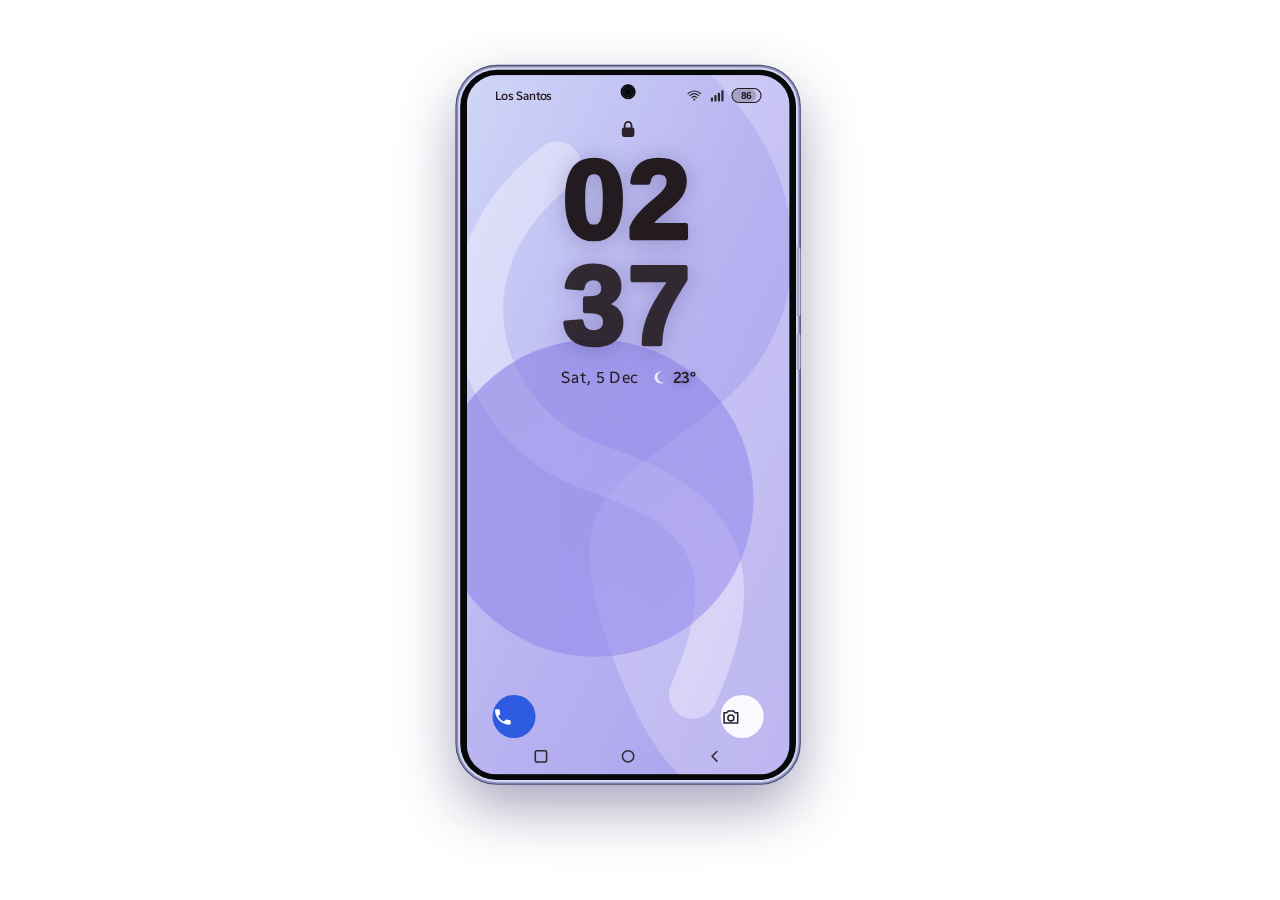
<file: assets/cphone/index.html>
<!DOCTYPE html>
<html>
<head>
<meta charset="utf-8">
<meta name="referrer" content="strict-origin-when-cross-origin">
<link rel="stylesheet" href="style.css">
<link rel="stylesheet" href="camera.css">
<link rel="stylesheet" href="clock.css">
<link rel="stylesheet" href="health.css">
<link rel="stylesheet" href="yasir.css">
<link rel="stylesheet" href="browser.css">
<link rel="stylesheet" href="cstore.css">
<link rel="stylesheet" href="splash.css">
<link rel="stylesheet" href="discord.css">
<style>html,body{margin:0;height:100%;overflow:hidden;background:transparent}body{display:block}#phone{position:absolute!important;left:0!important;right:0!important;top:0!important;bottom:0!important;margin:auto!important}</style>
</head>
<body>
<svg width="0" height="0" style="position:absolute" aria-hidden="true"><defs><linearGradient id="gemgrad" x1="0" y1="1" x2="1" y2="0"><stop offset="0" stop-color="#4285f4"/><stop offset=".55" stop-color="#9b72cb"/><stop offset="1" stop-color="#d96570"/></linearGradient></defs></svg>
<div id="phone" class="hidden sam">
  <div id="screen">
    <div id="notch" title="Camera"></div>
    <div id="status">
      <span class="st-left">
        <span id="clock">12:45</span>
        <svg class="st-ico st-nfc" viewBox="0 0 24 24" width="14" height="14" aria-hidden="true"><rect x="5" y="5" width="14" height="14" rx="2.5" fill="none" stroke="currentColor" stroke-width="1.8"/><path d="M9 9h6v6H9z" fill="none" stroke="currentColor" stroke-width="1.4"/></svg>
      </span>
      <span id="sicons">
        <svg id="bt" class="st-ico hide" viewBox="0 0 24 24" width="13" height="13"><path d="M7 7l10 10-5 5V2l5 5L7 17" fill="none" stroke="currentColor" stroke-width="1.8" stroke-linecap="round" stroke-linejoin="round"/></svg>
        <svg id="wf" class="st-ico st-wifi" viewBox="0 0 24 24" width="15" height="15" aria-hidden="true">
          <path d="M12 18.5a1.5 1.5 0 1 0 0-3 1.5 1.5 0 0 0 0 3z" fill="currentColor"/>
          <path d="M8.5 14.2a5 5 0 0 1 7 0" fill="none" stroke="currentColor" stroke-width="1.7" stroke-linecap="round"/>
          <path d="M5.5 11.2a9 9 0 0 1 13 0" fill="none" stroke="currentColor" stroke-width="1.7" stroke-linecap="round"/>
          <path d="M2.8 8.2a13 13 0 0 1 18.4 0" fill="none" stroke="currentColor" stroke-width="1.7" stroke-linecap="round"/>
        </svg>
        <svg id="air" class="st-ico hide" viewBox="0 0 24 24" width="15" height="15" aria-hidden="true"><path d="M21 15.5v-2L13.5 9V4.5a1.5 1.5 0 0 0-3 0V9L3 13.5v2l7.5-2.2V18L8.5 19.5V21l3.5-1 3.5 1v-1.5L13.5 18v-4.7z" fill="currentColor"/></svg>
        <svg id="sg" class="st-ico st-signal" viewBox="0 0 24 24" width="15" height="15" aria-hidden="true">
          <rect x="3" y="14" width="3.2" height="6" rx="1" fill="currentColor"/>
          <rect x="8.2" y="10.5" width="3.2" height="9.5" rx="1" fill="currentColor"/>
          <rect x="13.4" y="7" width="3.2" height="13" rx="1" fill="currentColor"/>
          <rect x="18.6" y="3.5" width="3.2" height="16.5" rx="1" fill="currentColor"/>
        </svg>
        <span class="batt-pill" id="batt"><span class="batt-fill" id="battfill"></span><span class="batt-pct" id="battpct">100</span></span>
      </span>
    </div>

    <!-- Lock screen -->
    <div id="lock">
      <svg class="lk-ico" viewBox="0 0 24 24" width="20" height="20" aria-hidden="true"><rect x="5" y="10.5" width="14" height="10.5" rx="2.4" fill="currentColor"/><path d="M8.2 10.5V8a3.8 3.8 0 0 1 7.6 0v2.5" fill="none" stroke="currentColor" stroke-width="2" stroke-linecap="round"/></svg>
      <div class="lk-clock" id="lkclock"></div>
      <div class="lk-dateRow"><span class="lk-date" id="lkdate">Tue, 5 May</span><span class="lk-wx"><i id="lkwxi"></i><b id="lkwxt"></b></span></div>
      <div class="lk-quick">
        <button type="button" id="lk-phone" class="lk-q" aria-label="Phone"><svg viewBox="0 0 24 24" width="22" height="22"><path d="M6.6 10.8c1.4 2.8 3.8 5.1 6.6 6.6l2.2-2.2c.3-.3.7-.4 1.1-.3 1.2.4 2.5.6 3.8.6.6 0 1 .4 1 1V20c0 .6-.4 1-1 1C10.6 21 3 13.4 3 4c0-.6.4-1 1-1h3.5c.6 0 1 .4 1 1 0 1.3.2 2.6.6 3.8.1.4 0 .8-.3 1.1L6.6 10.8z" fill="currentColor"/></svg></button>
        <button type="button" id="lk-cam" class="lk-q" aria-label="Camera"><svg viewBox="0 0 24 24" width="22" height="22"><path d="M4 7h3l2-2h6l2 2h3v12H4V7z" fill="none" stroke="currentColor" stroke-width="1.8"/><circle cx="12" cy="13" r="3.5" fill="none" stroke="currentColor" stroke-width="1.8"/></svg></button>
      </div>
    </div>

    <!-- Home (CPhone One UI style) -->
    <div id="home" class="hidden">
      <div id="home-clock"><b id="hclock">12:45</b><span id="hdate">Sat 3 October</span></div>
      <div id="hw-card" class="hw-glass">
        <span class="hw-cake"><svg viewBox="0 0 40 40" width="30" height="30"><defs><linearGradient id="hwb" x1="0" y1="0" x2="0" y2="1"><stop offset="0" stop-color="#6fd0ff"/><stop offset="1" stop-color="#3b8cff"/></linearGradient></defs><circle cx="20" cy="20" r="19" fill="#eaf4ff"/><path d="M8 24a12 12 0 0 1 24 0z" fill="url(#hwb)"/><path d="M9 29h22M12 33h16" stroke="#9cc7ff" stroke-width="2.4" stroke-linecap="round"/></svg></span>
        <b id="hw-title">Good morning</b><span id="hw-sub">Get a personalized briefing that changes throughout the day.</span><button type="button" id="hw-brief">Start Now brief</button>
      </div>
      <div id="hw-row">
        <div id="wx-widget">
          <span class="wx-ico" id="wxico">☀️</span>
          <div class="wx-mid"><span class="wx-temp" id="wxtemp">--°</span><span class="wx-loc"><i id="wxloc">Los Santos</i></span></div>
          <span class="wx-cond" id="wxcond"></span><span class="wx-hl" id="wxhl"></span>
        </div>
        <div id="hw-start" class="hw-glass"><span id="hw-start-t">Start</span>
          <svg viewBox="0 0 60 60" width="46" height="46" aria-hidden="true"><defs><linearGradient id="hwg" x1="0" y1="1" x2="1" y2="0"><stop offset="0" stop-color="#2ee59d"/><stop offset=".5" stop-color="#3d8bff"/><stop offset="1" stop-color="#ff5fa8"/></linearGradient></defs><path d="M30 52S8 38 8 22a12 12 0 0 1 22-6 12 12 0 0 1 22 6c0 16-22 30-22 30z" fill="none" stroke="url(#hwg)" stroke-width="9" stroke-linejoin="round"/></svg>
        </div>
        <div id="hw-photo" hidden></div>
      </div>
      <div id="hw-care" hidden><div class="gg" id="gg-b" style="--p:100"><b>100</b></div></div>
      <div id="home-icons"></div>
      <div id="sam-search"><span class="g"></span><span class="ph">Search</span>
        <svg class="mic" viewBox="0 0 24 24" width="18" height="18"><path d="M12 14a3 3 0 0 0 3-3V6a3 3 0 0 0-6 0v5a3 3 0 0 0 3 3z" fill="currentColor"/><path d="M19 11a7 7 0 0 1-14 0M12 18v3" fill="none" stroke="currentColor" stroke-width="1.7" stroke-linecap="round"/></svg>
        <svg class="lens" viewBox="0 0 24 24" width="18" height="18"><circle cx="11" cy="11" r="6.5" fill="none" stroke="currentColor" stroke-width="1.7"/><path d="M16.5 16.5L21 21" stroke="currentColor" stroke-width="1.7" stroke-linecap="round"/></svg>
      </div>
      <div id="page-dots" hidden><i class="on"></i></div>
      <div id="finder"><i>‹</i><span><svg viewBox="0 0 24 24" width="11" height="11"><circle cx="11" cy="11" r="6.5" fill="none" stroke="currentColor" stroke-width="2"/><path d="M16.5 16.5L21 21" stroke="currentColor" stroke-width="2" stroke-linecap="round"/></svg>Finder</span><i>+</i></div>
      <div id="dock"></div>
      <div id="swipe-up-hint"></div>
    </div>

    <!-- App drawer (swipe up) -->
    <!-- CPhone Quick Settings -->
    <div id="qspanel" class="hidden">
      <div class="qs-top">
        <span class="qs-carrier" id="qs-carrier">Los Santos</span>
        <span class="qs-actions">
          <button type="button" id="qs-edit" class="qs-act" aria-label="Edit">✎</button>
          <button type="button" id="qs-power" class="qs-act" aria-label="Power">⏻</button>
          <button type="button" id="qs-set" class="qs-act" aria-label="Settings">⚙</button>
        </span>
      </div>
      <div class="qs-tiles">
        <button type="button" class="qs-wide" id="qs-wifi" data-t="wifi">
          <span class="qs-ico"></span>
          <span class="qs-meta"><b>Wi-Fi</b><small id="qs-wifiname">Los Santos Net</small></span>
        </button>
        <button type="button" class="qs-wide" id="qs-bt" data-t="bt">
          <span class="qs-ico"></span>
          <span class="qs-meta"><b>Bluetooth</b><small id="qs-btname">Off</small></span>
        </button>
      </div>
      <div class="qs-grid" id="qs-grid"></div>
      <div class="qs-sliders">
        <div class="qs-row">
          <div class="qs-slider-wrap">
            <span class="qs-sl-ico" id="qs-brt-ico"></span>
            <input type="range" id="qs-brt" min="20" max="100" value="100">
          </div>
          <button type="button" class="qs-round" id="qs-night" data-t="night"></button>
        </div>
        <div class="qs-row">
          <div class="qs-slider-wrap">
            <span class="qs-sl-ico" id="qs-vol-ico"></span>
            <input type="range" id="qs-vol" min="0" max="100" value="70">
          </div>
          <button type="button" class="qs-round" id="qs-mute" data-t="mute"></button>
        </div>
      </div>
      <div id="qs-mcard"></div>
      <div class="qs-bottom">
        <button type="button" id="qs-modes"><span class="qs-ico"></span><span class="qs-bt"><b>Modes</b></span></button>
        <button type="button" id="qs-smart"><span class="qs-ico"></span><span class="qs-bt"><b>SmartThings</b><small>Device control</small></span></button>
      </div>
      <div class="qs-handle"></div>
    </div>

    <!-- CPhone notification shade (live notifications + media card) -->
    <div id="ntpanel" class="hidden">
      <div class="nt-top"><span id="nt-carrier">Los Santos</span></div>
      <div class="nt-clock"><b id="nt-time">12:45</b><span id="nt-date">Sat 3 Oct</span></div>
      <div class="nt-sec" id="nt-sec-live">Live notifications</div>
      <div id="nt-media"></div>
      <div class="nt-sec hidden" id="nt-sec-n">Notifications<button type="button" id="nt-clear">Clear</button></div>
      <div class="nt-list" id="nt-list"></div>
      <div class="nt-fill"></div>
      <button type="button" id="nt-settings" class="nt-set">Notification settings</button>
    </div>

    <!-- CPhone Recents (task switcher) -->
    <div id="recents" class="hidden">
      <div class="rc-cards" id="rc-cards"></div>
      <button type="button" id="rc-closeall" class="rc-closeall">Close all</button>
      <div class="rc-icons" id="rc-icons"></div>
    </div>

    <div id="drawer" class="hidden">
      <div class="dr-handle"></div>
      <div class="dr-search"><svg viewBox="0 0 24 24" width="18" height="18" style="flex:none;opacity:.7"><circle cx="11" cy="11" r="6.5" fill="none" stroke="currentColor" stroke-width="1.8"/><path d="M16.5 16.5L21 21" stroke="currentColor" stroke-width="1.8" stroke-linecap="round"/></svg><input id="drq" placeholder="Search" autocomplete="off"></div>
      <div id="dr-grid"></div>
    </div>

    <div id="app" class="hidden"></div>
    <div id="call" class="hidden"></div>
    <div id="toast"></div>
    <div id="dim"></div>
    <div id="bar" class="sam-nav">
      <button type="button" id="nav-recents" aria-label="Recents"><svg viewBox="0 0 24 24" width="18" height="18"><rect x="5" y="5" width="14" height="14" rx="2.2" fill="none" stroke="currentColor" stroke-width="1.9"/></svg></button>
      <button type="button" id="nav-home" aria-label="Home"><svg viewBox="0 0 24 24" width="18" height="18"><circle cx="12" cy="12" r="7" fill="none" stroke="currentColor" stroke-width="1.9"/></svg></button>
      <button type="button" id="nav-back" aria-label="Back"><svg viewBox="0 0 24 24" width="18" height="18"><path d="M14 6l-6 6 6 6" fill="none" stroke="currentColor" stroke-width="1.9" stroke-linecap="round" stroke-linejoin="round"/></svg></button>
    </div>
  </div>
</div>
<script src="preview-mock.js"></script>
<script src="app.js"></script>
<script src="camera.js"></script>
<script src="clock.js"></script>
<script src="health.js"></script>
<script src="yasir.js"></script>
<script src="browser.js"></script>
<script src="cstore.js"></script>
<script src="splash.js"></script>
<script src="discord.js"></script>
</body>
</html>
</file>
<file: style.css>
@import url('https://fonts.googleapis.com/css2?family=Inter:wght@400;500;600;700;800&family=Bricolage+Grotesque:opsz,wght@12..96,500;600;700;800&family=Space+Grotesk:wght@500;600;700&display=swap');
@import url('https://fonts.googleapis.com/css2?family=Inter:wght@400;500;600;700;800;900&family=Space+Grotesk:wght@500;600;700&display=swap');

:root{
  --bg:#08090c;--panel:#101217;--panel2:#14161c;--white:#f6f7f9;--muted:#9ca3af;--soft:#6f7682;
  --red:#ff2448;--red2:#ff536d;--line:rgba(255,255,255,.09);--glass:rgba(11,12,16,.72);
  --max:1380px;--radius:24px;--shadow:0 28px 80px rgba(0,0,0,.42);
}
*{box-sizing:border-box}html{scroll-behavior:smooth}body{margin:0;background:var(--bg);color:var(--white);font-family:Inter,Arial,sans-serif;overflow-x:hidden}a{text-decoration:none;color:inherit}button,input{font:inherit}button{cursor:pointer}img{max-width:100%;display:block}
body:before{content:"";position:fixed;inset:0;pointer-events:none;z-index:100;background:radial-gradient(circle at 15% 15%,rgba(255,36,72,.06),transparent 26%),radial-gradient(circle at 85% 40%,rgba(255,255,255,.035),transparent 28%)}

/* loader */
.loader{position:fixed;inset:0;z-index:9999;background:#08090c;display:grid;place-items:center;transition:opacity .55s,visibility .55s}.loader.hide{opacity:0;visibility:hidden}.loader-inner{width:240px;text-align:center}.loader-inner img{height:44px;width:auto;margin:0 auto 24px;object-fit:contain}.loader-bar{height:3px;border-radius:20px;background:#20232a;overflow:hidden}.loader-bar span{display:block;width:35%;height:100%;background:var(--red);animation:load 1.1s infinite ease-in-out}@keyframes load{0%{transform:translateX(-110%)}100%{transform:translateX(340%)}}

/* top navigation - new floating dock */
.topbar{position:fixed;top:18px;left:50%;transform:translateX(-50%);width:min(calc(100% - 36px),1320px);height:72px;padding:0 14px 0 20px;border:1px solid rgba(255,255,255,.11);background:rgba(10,11,15,.76);backdrop-filter:blur(24px);-webkit-backdrop-filter:blur(24px);border-radius:22px;display:flex;align-items:center;z-index:900;box-shadow:0 18px 60px rgba(0,0,0,.25);transition:.25s}.topbar.scrolled{background:rgba(8,9,12,.94);box-shadow:0 20px 70px rgba(0,0,0,.45)}.brand{display:flex;align-items:center;gap:11px;min-width:220px}.brand img{width:43px;height:43px;object-fit:contain}.brand span{display:flex;flex-direction:column;line-height:1}.brand b{font-family:'Space Grotesk',Inter,system-ui,-apple-system,'Segoe UI',Arial,sans-serif;font-size:15px;letter-spacing:2px}.brand small{font-size:8px;color:#858b95;letter-spacing:1.5px;margin-top:6px}
.topbar nav{display:flex;align-items:center;gap:4px;margin:auto}.topbar nav a{padding:10px 15px;border-radius:12px;color:#a8adb6;font-size:12px;font-weight:700;transition:.2s}.topbar nav a:hover,.topbar nav a.active{color:#fff;background:#181a20}.topbar nav a.active{box-shadow:inset 0 0 0 1px rgba(255,36,72,.22)}
.top-actions{display:flex;align-items:center;gap:8px}.search{height:40px;width:180px;border:1px solid var(--line);border-radius:12px;background:#0e1014;display:flex;align-items:center;padding:0 11px;gap:8px}.search img{width:14px;opacity:.65}.search input{width:100%;border:0;outline:0;background:transparent;color:#fff;font-size:11px}.search input::placeholder{color:#656b75}.lang-switch{display:flex;padding:3px;border:1px solid var(--line);border-radius:11px;background:#0e1014}.lang-btn{border:0;background:transparent;color:#737984;padding:7px 9px;border-radius:8px;font-size:9px;font-weight:800}.lang-btn.active{background:#fff;color:#0a0b0f}.icon-btn,.discord-top{height:40px;border:1px solid var(--line);border-radius:12px;background:#0e1014;color:#fff;display:flex;align-items:center;justify-content:center}.icon-btn{width:40px}.icon-btn img,.discord-top img{width:15px}.discord-top{padding:0 12px;gap:7px;font-size:10px;font-weight:800}.hamburger{display:none;background:#0e1014;border:1px solid var(--line);border-radius:12px;width:42px;height:42px}.hamburger img{width:17px;margin:auto}

.visitor-strip{margin:0 auto;padding:112px 24px 15px;max-width:var(--max);display:flex;align-items:center;justify-content:flex-end;gap:22px;color:#777d87;font-size:9px;letter-spacing:1.4px}.visitor-item{display:flex;align-items:center;gap:8px}.visitor-item strong{color:#e9ebef;font-size:9px}.visitor-sub{color:#555b65;font-size:8px}.visitor-dot{width:6px;height:6px;background:#45e18b;border-radius:50%;box-shadow:0 0 12px #45e18b}.visitor-divider{width:1px;height:14px;background:var(--line)}.online-text{color:#52e49a!important}

/* HERO - new editorial layout */
.hero{position:relative;max-width:var(--max);min-height:690px;margin:0 auto 30px;padding:44px 28px 36px;display:grid;grid-template-columns:minmax(0,1.02fr) minmax(440px,.98fr);gap:24px;overflow:hidden;border:1px solid var(--line);border-radius:32px;background:linear-gradient(125deg,#101218 0%,#0b0d11 54%,#12080c 100%);box-shadow:var(--shadow)}.hero-bg{position:absolute;inset:0;background:radial-gradient(circle at 78% 38%,rgba(255,36,72,.20),transparent 27%),radial-gradient(circle at 26% 78%,rgba(255,36,72,.07),transparent 24%);z-index:0}.hero-grid{position:absolute;inset:0;opacity:.16;background-image:linear-gradient(rgba(255,255,255,.06) 1px,transparent 1px),linear-gradient(90deg,rgba(255,255,255,.06) 1px,transparent 1px);background-size:55px 55px;mask-image:linear-gradient(to right,black,transparent 72%);z-index:0}.hero-copy{position:relative;z-index:3;padding:54px 0 10px 34px;align-self:center}.eyebrow{display:inline-flex;align-items:center;gap:9px;color:#ff5a72;font-size:10px;font-weight:800;letter-spacing:2px;text-transform:uppercase;margin-bottom:20px}.eyebrow:before{content:"";width:24px;height:2px;background:var(--red);box-shadow:0 0 15px rgba(255,36,72,.7)}.hero-brand-logo{width:min(350px,72%);height:auto;max-height:78px;object-fit:contain;object-position:left center;margin:0 0 25px}.hero-copy h2{font-family:'Space Grotesk',Inter,system-ui,-apple-system,'Segoe UI',Arial,sans-serif;font-size:clamp(38px,4.5vw,68px);line-height:.96;letter-spacing:-3px;max-width:700px;margin:0 0 23px;text-transform:uppercase}.hero-copy p{max-width:650px;color:#9ea5af;font-size:14px;line-height:1.9;margin:0 0 29px}.hero-buttons{display:flex;gap:10px;margin-bottom:32px}.btn-primary,.btn-ghost{min-height:50px;padding:0 19px;border-radius:13px;border:1px solid var(--line);display:inline-flex;align-items:center;justify-content:center;gap:10px;font-weight:800;font-size:11px;transition:.2s}.btn-primary{background:var(--red);border-color:var(--red);color:#fff;box-shadow:0 10px 30px rgba(255,36,72,.2)}.btn-primary:hover{transform:translateY(-2px);filter:brightness(1.08)}.btn-ghost{background:#171920;color:#e9ebee}.btn-ghost:hover{background:#1d2027;border-color:rgba(255,255,255,.16)}.btn-ghost i{width:26px;height:26px;border-radius:50%;background:#262a33;display:grid;place-items:center}.btn-ghost i img{width:10px}.hero-script-strip{display:flex;flex-wrap:wrap;gap:7px;max-width:690px}.hero-script-pill{border:1px solid rgba(255,255,255,.09);background:rgba(255,255,255,.035);color:#747b86;border-radius:10px;padding:8px 10px;font-size:8px;letter-spacing:.7px;font-weight:800;transition:.2s}.hero-script-pill span{color:#f23855;margin-right:6px}.hero-script-pill:hover,.hero-script-pill.active{background:#fff;color:#0b0c10;border-color:#fff}.hero-script-pill.active span{color:var(--red)}.hero-stats{display:flex;gap:0;margin-top:36px;border-top:1px solid var(--line);max-width:690px;padding-top:22px}.hero-stats div{min-width:150px;padding-right:28px;margin-right:28px;border-right:1px solid var(--line)}.hero-stats div:last-child{border:0}.hero-stats strong{display:block;font-family:'Space Grotesk',Inter,system-ui,-apple-system,'Segoe UI',Arial,sans-serif;font-size:25px}.hero-stats span{display:block;color:#666d78;text-transform:uppercase;font-size:8px;letter-spacing:1.5px;margin-top:5px}
.hero-character{position:relative;z-index:2;min-height:590px;display:flex;align-items:flex-end;justify-content:center;overflow:hidden;border-radius:26px;background:linear-gradient(150deg,rgba(255,255,255,.035),rgba(255,36,72,.035));border:1px solid rgba(255,255,255,.07)}.hero-character:after{content:"";position:absolute;inset:auto 0 0;height:42%;background:linear-gradient(transparent,#090a0e);z-index:2;pointer-events:none}.character-glow{position:absolute;width:70%;aspect-ratio:1;border-radius:50%;background:radial-gradient(circle,rgba(255,36,72,.28),rgba(255,36,72,.04) 45%,transparent 70%);filter:blur(8px);top:13%;left:15%}.hero-reference{position:absolute;z-index:1;height:124%;width:100%;object-fit:contain;object-position:center bottom;filter:drop-shadow(0 25px 35px rgba(0,0,0,.55));transition:opacity .25s,transform .25s}.hero-reference.hero-changing{opacity:.15;transform:scale(.985)}.hero-logo-overlay{position:absolute;z-index:4;right:22px;top:20px;width:155px;max-height:68px;object-fit:contain;object-position:right top;filter:drop-shadow(0 10px 20px rgba(0,0,0,.4));opacity:.95}.character-label{position:absolute;z-index:5;left:22px;bottom:20px;font-family:'Space Grotesk',Inter,system-ui,-apple-system,'Segoe UI',Arial,sans-serif;font-size:17px;font-weight:800;letter-spacing:1.5px;text-transform:uppercase}.character-label em{font-family:Inter,system-ui,-apple-system,'Segoe UI',Arial,sans-serif;font-style:normal;color:#8c929d;font-size:8px;letter-spacing:2px}.clothing-hero-label{display:block}

/* feature rail */
.features{max-width:var(--max);margin:0 auto 90px;padding:0 28px;display:grid;grid-template-columns:repeat(4,1fr);gap:10px}.feature-item{min-height:116px;padding:20px;border:1px solid var(--line);background:#0d0f14;border-radius:18px;display:grid;grid-template-columns:38px 1fr;grid-template-rows:auto auto;column-gap:12px;align-items:center}.feature-item b{grid-row:1/3;width:38px;height:38px;border-radius:12px;background:#181a21;display:grid;place-items:center;border:1px solid var(--line)}.feature-item b img{width:17px}.feature-item strong{font-size:11px}.feature-item span{font-size:9px;color:#686f7a;margin-top:2px}

/* discord */
.discord-section{max-width:var(--max);margin:0 auto 110px;padding:0 28px}.unified-discord{position:relative;overflow:hidden;border-radius:26px;border:1px solid rgba(255,255,255,.09);background:linear-gradient(105deg,#11141a,#0c0e12);box-shadow:var(--shadow)}.discord-card-glow{position:absolute;inset:-30%;background:radial-gradient(circle at 20% 50%,rgba(255,36,72,.14),transparent 26%);pointer-events:none}.discord-main{position:relative;display:grid;grid-template-columns:72px 1fr auto;gap:18px;align-items:center;padding:28px}.discord-server-icon{width:72px;height:72px;border-radius:18px;object-fit:contain;background:#171a21;border:1px solid var(--line);padding:10px}.discord-kicker{font-size:8px;font-weight:800;letter-spacing:1.7px;color:#7c838e}.discord-community-dot{display:inline-block;width:6px;height:6px;background:#45e18b;border-radius:50%;margin-right:5px}.discord-server-info h2{margin:7px 0 5px;font-family:'Space Grotesk',Inter,system-ui,-apple-system,'Segoe UI',Arial,sans-serif;font-size:24px;letter-spacing:-.7px}.discord-server-info p{margin:0;color:#767d88;font-size:11px}.discord-stats{display:flex;gap:16px;margin-top:12px;color:#737a85;font-size:9px}.discord-status-dot{display:inline-block;width:5px;height:5px;background:#45e18b;border-radius:50%}.discord-join{background:#fff;color:#0a0b0f;border-radius:12px;padding:13px 16px;display:flex;gap:9px;align-items:center;font-size:10px;font-weight:900}.discord-join img{width:15px}.discord-bottom{position:relative;border-top:1px solid var(--line);padding:18px 28px;display:flex;justify-content:space-between;align-items:center}.discord-bottom small,.discord-bottom strong{display:block}.discord-bottom small{font-size:7px;letter-spacing:1.5px;color:#616874}.discord-bottom strong{font-size:9px;letter-spacing:1px;margin-top:5px}.socials{display:flex;gap:8px}.socials a{display:flex;align-items:center;gap:7px;padding:9px 11px;border:1px solid var(--line);border-radius:10px;color:#777e89;font-size:8px;font-weight:800}.socials img{width:13px;height:13px}.socials a:hover{color:#fff;border-color:#343944}

/* scripts section */
.content{max-width:var(--max);margin:0 auto;padding:0 28px 110px}.section-title{display:flex;justify-content:space-between;align-items:end;gap:30px;margin-bottom:32px}.section-title small,.about-text>small,.contact>div>small{font-size:8px;color:#ff536d;letter-spacing:2px;font-weight:900}.section-title h2,.about h2,.contact h2{font-family:'Space Grotesk',Inter,system-ui,-apple-system,'Segoe UI',Arial,sans-serif;font-size:42px;letter-spacing:-2px;margin:8px 0 8px;text-transform:uppercase}.section-title h2 em,.about h2 em,.contact h2 em{font-style:normal;color:var(--red)}.section-title p{margin:0;color:#6f7681;font-size:11px}.filter-bar{display:flex;gap:6px;padding:4px;border:1px solid var(--line);border-radius:13px;background:#0d0f13}.filter-btn{border:0;background:transparent;color:#727985;padding:9px 13px;border-radius:9px;font-size:9px;font-weight:800}.filter-btn.active{background:#fff;color:#0b0c10}
.layout{display:block}.cards{display:grid;grid-template-columns:repeat(3,minmax(0,1fr));gap:14px}.clothing-feature-banner{grid-column:1/-1;display:flex;align-items:center;gap:14px;padding:16px 19px;border-radius:16px;background:#11141a;border:1px solid rgba(255,36,72,.18)}.clothing-banner-kicker{font-size:7px;letter-spacing:1.5px;color:#ff536d;font-weight:900}.clothing-feature-banner strong{font-family:'Space Grotesk',Inter,system-ui,-apple-system,'Segoe UI',Arial,sans-serif;font-size:13px}.clothing-feature-banner>span:last-child{font-size:9px;color:#676e79}.script-card{position:relative;overflow:hidden;background:#0e1015;border:1px solid var(--line);border-radius:20px;transition:.28s;box-shadow:0 12px 40px rgba(0,0,0,.16)}.script-card:hover{transform:translateY(-6px);border-color:rgba(255,255,255,.16);box-shadow:0 25px 60px rgba(0,0,0,.3)}.script-card.hidden{display:none}.cover{height:245px;position:relative;display:flex;align-items:center;justify-content:center;overflow:hidden;background:#151820;border-bottom:1px solid var(--line)}.cover:before{content:"";position:absolute;inset:0;background:linear-gradient(145deg,rgba(255,36,72,.08),transparent 55%)}.cover:after{content:"";position:absolute;inset:auto 0 0;height:40%;background:linear-gradient(transparent,#0e1015)}.cover-logo{position:relative;z-index:2;width:58%;max-height:120px;object-fit:contain;filter:drop-shadow(0 15px 25px rgba(0,0,0,.4))}.carlodz-clothing-cover,.carlodz-character-cover{height:290px}.carlodz-clothing-cover{background:radial-gradient(circle at 50% 30%,rgba(255,36,72,.2),transparent 50%),#12151b}.carlodz-character-cover{background:radial-gradient(circle at 55% 30%,rgba(255,36,72,.18),transparent 50%),#101319}.carlodz-character-card-logo{width:74%;max-height:125px}.wayscoot-cover{background:linear-gradient(145deg,#12161b,#090a0d)}.burger-cover{background:linear-gradient(145deg,#17130e,#0d0e10)}.hunting-cover{background:linear-gradient(145deg,#111a14,#0b0e0c)}.fishing-cover{background:linear-gradient(145deg,#101922,#0a0d11)}.pets-cover{background:linear-gradient(145deg,#17111b,#0d0e12)}.catcoffee-cover{background:linear-gradient(145deg,#181219,#0d0f12)}.qbcore-badge{position:absolute;z-index:4;left:14px;top:14px;display:flex;align-items:center;gap:5px;padding:6px 8px;border:1px solid rgba(255,255,255,.1);border-radius:8px;background:rgba(8,9,12,.7);font-size:8px;font-weight:900}.qbcore-badge img{width:15px;height:15px;object-fit:contain}.badge{position:absolute;z-index:4;right:14px;top:14px;padding:6px 8px;border-radius:8px;font-size:7px;font-weight:900;letter-spacing:.7px}.badge.new{background:#fff;color:#0b0c10}.badge.paid{top:43px;background:var(--red);color:#fff}.badge.free{background:#45e18b;color:#06120b}.card-body{padding:20px}.card-meta{display:flex;justify-content:space-between;align-items:start;gap:12px}.card-meta h3{font-family:'Space Grotesk',Inter,system-ui,-apple-system,'Segoe UI',Arial,sans-serif;font-size:19px;margin:0;letter-spacing:-.5px}.card-meta p{margin:3px 0 0;color:#6e7580;font-size:8px}.desc{color:#838a95;font-size:10px;line-height:1.7;margin:14px 0}.tags{display:flex;flex-wrap:wrap;gap:5px}.tags span,.details-tags span{padding:6px 8px;border:1px solid var(--line);border-radius:7px;color:#747b86;font-size:7px;font-weight:800}.clothing-feature-grid{display:grid;grid-template-columns:repeat(2,1fr);gap:6px;margin:15px 0}.clothing-feature-grid div{padding:9px 10px;border-radius:9px;background:#14171d;border:1px solid rgba(255,255,255,.05)}.clothing-feature-grid b{font-size:7px;color:#ff536d;margin-right:6px}.clothing-feature-grid span{font-size:7px;color:#8a919b}.card-actions{display:flex;align-items:center;gap:7px;margin-top:17px}.details-btn,.download-btn{min-height:39px;border-radius:10px;padding:0 12px;display:inline-flex;align-items:center;justify-content:center;gap:7px;font-size:9px;font-weight:900}.details-btn{border:1px solid var(--line);background:#181b22;color:#fff;flex:1}.details-btn:hover{background:#fff;color:#0b0c10}.download-btn{border:1px solid var(--red);background:var(--red);color:#fff}.download-btn img{width:12px}.clothing-contact{font-size:8px!important;min-height:39px!important}.script-rating{margin-top:15px;padding-top:13px;border-top:1px solid rgba(255,255,255,.055);display:flex;align-items:center;gap:7px}.heart-row{display:flex;gap:2px}.heart-btn{width:22px;height:22px;border:0;background:transparent;padding:2px}.heart-btn svg{width:15px;height:15px;fill:none;stroke:#59606b;stroke-width:2;transition:.15s}.heart-btn:hover svg,.heart-btn.active svg{fill:var(--red);stroke:var(--red)}.rating-value{font-size:8px;color:#aab0b9}.script-rating small{font-size:7px;color:#5f6671;margin-left:auto}

/* about */
.about{max-width:var(--max);margin:0 auto 110px;padding:0 28px}.about-inner{border:1px solid var(--line);border-radius:28px;background:#0e1015;display:grid;grid-template-columns:1.15fr .85fr;gap:40px;padding:48px}.about-text p{color:#7c838e;font-size:12px;line-height:1.9;max-width:700px}.about-list{list-style:none;padding:0;margin:25px 0 0;display:grid;grid-template-columns:1fr 1fr;gap:10px}.about-list li{font-size:9px;color:#a5abb4;padding:11px 12px;border:1px solid var(--line);border-radius:10px;background:#12151a}.about-list li:before{content:"✓";color:var(--red);font-weight:900;margin-right:8px}.about-highlight{display:grid;gap:9px}.highlight-box{padding:21px;border-radius:15px;border:1px solid var(--line);background:linear-gradient(135deg,#15181f,#0f1116)}.highlight-box strong{display:block;font-family:'Space Grotesk',Inter,system-ui,-apple-system,'Segoe UI',Arial,sans-serif;font-size:14px}.highlight-box span{display:block;color:#6d747f;font-size:9px;line-height:1.6;margin-top:7px}

/* contact/footer */
.contact{max-width:var(--max);margin:0 auto 100px;padding:0 28px}.contact-inner{border:1px solid rgba(255,36,72,.22);border-radius:28px;background:radial-gradient(circle at 50% 0,rgba(255,36,72,.16),transparent 40%),#111218;text-align:center;padding:70px 25px}.contact h2{font-size:54px}.contact p{max-width:600px;margin:0 auto;color:#7b828d;font-size:11px;line-height:1.8}.contact-icons{display:flex;justify-content:center;gap:9px;margin-top:25px}.contact-icon-btn{width:48px;height:48px;border:1px solid var(--line);background:#171a20;border-radius:13px;display:grid;place-items:center;color:#8c929c;transition:.2s}.contact-icon-btn:hover{background:#fff;color:#0b0c10;transform:translateY(-3px)}footer{border-top:1px solid var(--line);padding:35px max(28px,calc((100% - var(--max))/2 + 28px));background:#08090c}.footer-top{display:flex;justify-content:space-between;align-items:center}.footer-brand{display:flex;align-items:center;gap:10px}.footer-brand img{width:40px;height:40px;object-fit:contain}.footer-brand span{font-weight:900;font-size:11px;letter-spacing:1.5px}.footer-brand small{display:block;color:#555c66;font-size:7px;letter-spacing:1px;margin-top:4px}.footer-links{display:flex;gap:17px}.footer-links a{font-size:8px;color:#676e79;font-weight:800}.footer-links a:hover{color:#fff}.footer-bottom{display:flex;justify-content:space-between;gap:20px;border-top:1px solid var(--line);margin-top:28px;padding-top:18px}.footer-bottom p,.footer-bottom b{font-size:7px;color:#555c66;letter-spacing:.4px}.footer-bottom b{color:#ff536d}

/* details modal */
.details-modal{position:fixed;inset:0;z-index:2000;display:none;align-items:center;justify-content:center;padding:24px}.details-modal.open{display:flex}.details-backdrop{position:absolute;inset:0;background:rgba(0,0,0,.82);backdrop-filter:blur(14px)}.details-panel{position:relative;z-index:2;width:min(1120px,100%);max-height:min(880px,92vh);overflow:auto;border:1px solid rgba(255,255,255,.12);border-radius:28px;background:#0c0e12;box-shadow:0 40px 120px rgba(0,0,0,.65);scrollbar-width:thin}.details-bg{position:absolute;inset:0;background-size:cover;background-position:center;opacity:.08;filter:blur(1px);pointer-events:none}.details-close{position:absolute;z-index:8;right:18px;top:18px;width:40px;height:40px;border:1px solid rgba(255,255,255,.12);border-radius:12px;background:rgba(10,11,14,.78);color:#fff;font-size:23px}.details-video-wrap{position:relative;margin:18px;height:430px;border-radius:20px;overflow:hidden;background:#08090c;border:1px solid var(--line);display:grid;place-items:center}.details-video-placeholder{position:absolute;inset:0;display:grid;place-items:center;align-content:center;gap:14px;color:#666d78;font-size:8px;letter-spacing:2px;font-weight:900}.details-video-placeholder img{max-width:290px;max-height:130px;object-fit:contain}.details-local-video,.details-video-wrap iframe{position:absolute;inset:0;width:100%;height:100%;border:0;display:none}.details-video-wrap.playing iframe,.details-video-wrap.playing-local .details-local-video{display:block}.details-content{position:relative;padding:18px 30px 30px;display:flex;justify-content:space-between;gap:35px}.details-kicker{font-size:8px;color:#ff536d;font-weight:900;letter-spacing:1.8px}.details-content h2{font-family:'Space Grotesk',Inter,system-ui,-apple-system,'Segoe UI',Arial,sans-serif;font-size:38px;letter-spacing:-1.5px;margin:8px 0}.details-content p{max-width:650px;color:#808792;font-size:11px;line-height:1.8}.details-tags{display:flex;flex-wrap:wrap;gap:6px}.details-actions{display:flex;align-items:flex-end;gap:8px;flex-wrap:wrap;justify-content:flex-end}.details-actions .btn-primary{min-width:145px}.details-back{min-height:48px;padding:0 14px;border:1px solid var(--line);background:#15181e;color:#9aa1ab;border-radius:12px;font-size:9px;font-weight:800}.details-back:hover{color:#fff}.download-details-btn img{width:13px}

/* light mode */
body.light-theme{--bg:#eef0f4;--white:#111318;--muted:#5e6570;--soft:#7b828c;--line:rgba(15,18,24,.1);--glass:rgba(255,255,255,.78)}body.light-theme:before{display:none}body.light-theme .topbar{background:rgba(255,255,255,.8)}body.light-theme .search,body.light-theme .lang-switch,body.light-theme .icon-btn,body.light-theme .discord-top,body.light-theme .hamburger{background:#fff}body.light-theme .hero,body.light-theme .script-card,body.light-theme .about-inner,body.light-theme .unified-discord,body.light-theme .feature-item,body.light-theme .highlight-box{background:#fff}body.light-theme .hero{background:linear-gradient(125deg,#fff,#f2f4f7)}body.light-theme .hero-copy p,body.light-theme .section-title p,body.light-theme .desc{color:#68707b}body.light-theme .cover{background:#f1f3f6}.light-theme .hero-script-pill{background:#f4f5f7;color:#68707b}.light-theme .hero-script-pill:hover,.light-theme .hero-script-pill.active{background:#111;color:#fff}.light-theme .discord-main,.light-theme .discord-bottom{background:transparent}.light-theme .contact-inner{background:#fff}.light-theme footer{background:#e9ebef}

/* responsive */
@media(max-width:1120px){.topbar nav{display:none}.topbar nav.open{display:flex;position:absolute;top:80px;left:0;right:0;padding:10px;background:#0e1015;border:1px solid var(--line);border-radius:16px;flex-direction:column}.topbar nav.open a{width:100%;text-align:center}.hamburger{display:grid;place-items:center}.top-actions{margin-left:auto}.search{width:145px}.hero{grid-template-columns:1fr .75fr}.hero-copy{padding-left:15px}.hero-copy h2{font-size:48px}.cards{grid-template-columns:repeat(2,1fr)}}
@media(max-width:780px){.topbar{top:10px;width:calc(100% - 20px);height:62px}.brand{min-width:auto}.brand img{width:37px;height:37px}.brand span{display:none}.top-actions .search,.top-actions .lang-switch,.top-actions .icon-btn{display:none}.discord-top{padding:0 10px}.visitor-strip{padding-top:90px;justify-content:center}.visitor-strip .visitor-divider,.visitor-strip .visitor-item:nth-of-type(2){display:none}.hero{display:block;min-height:auto;padding:24px 18px 18px;margin:0 10px;border-radius:24px}.hero-copy{padding:20px 4px 10px}.hero-brand-logo{width:270px;max-width:85%}.hero-copy h2{font-size:40px;letter-spacing:-2px}.hero-copy p{font-size:12px;line-height:1.75}.hero-character{height:470px;min-height:470px;margin-top:18px}.hero-reference{height:108%}.hero-logo-overlay{width:120px}.hero-stats{gap:0}.hero-stats div{min-width:0;flex:1;padding-right:10px;margin-right:10px}.hero-stats strong{font-size:19px}.features{grid-template-columns:1fr 1fr;padding:0 10px;margin-bottom:65px}.discord-section,.content,.about,.contact{padding-left:10px;padding-right:10px}.discord-main{grid-template-columns:52px 1fr}.discord-server-icon{width:52px;height:52px}.discord-join{grid-column:1/-1;justify-content:center}.discord-bottom{display:block}.socials{margin-top:15px;flex-wrap:wrap}.section-title{display:block}.filter-bar{margin-top:18px;width:max-content}.cards{grid-template-columns:1fr}.clothing-feature-banner{flex-wrap:wrap}.about-inner{grid-template-columns:1fr;padding:28px}.about-list{grid-template-columns:1fr}.contact h2{font-size:43px}.footer-top,.footer-bottom{display:block}.footer-links{flex-wrap:wrap;margin-top:18px}.footer-bottom b{display:block;margin-top:10px}.details-modal{padding:10px}.details-video-wrap{height:280px;margin:10px}.details-content{display:block;padding:15px 20px 24px}.details-actions{justify-content:flex-start;margin-top:20px}}
@media(max-width:470px){.discord-top span{display:none}.hero-copy h2{font-size:34px}.hero-script-strip{gap:5px}.hero-script-pill{font-size:7px}.features{grid-template-columns:1fr}.feature-item{min-height:90px}.contact-inner{padding:50px 18px}.details-content h2{font-size:30px}}

[dir=rtl] .hero-copy{padding-left:0;padding-right:34px}[dir=rtl] .hero-brand-logo{object-position:right center}[dir=rtl] .hero-script-pill span{margin-right:0;margin-left:6px}[dir=rtl] .about-list li:before{margin-right:0;margin-left:8px}[dir=rtl] .topbar nav{direction:rtl}


/* Paid purchase actions + responsive scaling */
.paid-actions{display:flex;gap:7px;margin-top:17px}.paid-actions .details-btn{flex:1}.purchase-btn,.purchase-details-btn{min-height:39px;border-radius:10px;padding:0 12px;display:inline-flex;align-items:center;justify-content:center;gap:7px;font-size:8px;font-weight:900;text-decoration:none;background:var(--red);color:#fff;border:1px solid var(--red);white-space:nowrap}.purchase-btn:hover,.purchase-details-btn:hover{filter:brightness(1.08);transform:translateY(-1px)}.purchase-details-btn{min-height:44px;padding:0 17px;font-size:9px}
@media (min-width:1800px){:root{--max:1480px}.hero{min-height:760px}.hero-copy{padding-left:clamp(50px,4vw,95px)}.hero-character .clothing-hero-photo,.hero-character .hero-reference{max-height:92vh}.hero-copy h2{font-size:clamp(54px,4.2vw,82px)}.hero-copy p{font-size:clamp(12px,1vw,15px);max-width:720px}.cards{grid-template-columns:repeat(4,minmax(0,1fr))}.clothing-feature-banner{grid-column:1/-1}}
@media (min-width:1400px) and (max-width:1799px){.hero{min-height:700px}.hero-copy h2{font-size:clamp(46px,4vw,68px)}.hero-character .hero-reference{max-height:88vh}.cards{grid-template-columns:repeat(3,minmax(0,1fr))}}
@media (max-width:1100px){.hero{grid-template-columns:1fr .8fr}.hero-character .hero-reference{max-width:100%;max-height:75vh}.hero-copy h2{font-size:clamp(38px,5vw,56px)}.cards{grid-template-columns:repeat(2,minmax(0,1fr))}.top-actions .search{display:none}}
@media (max-width:760px){.hero{min-height:auto;grid-template-columns:1fr;padding:90px 20px 35px}.hero-copy{order:2;padding:0}.hero-character{order:1;min-height:390px}.hero-character .hero-reference{max-height:430px;max-width:95%}.hero-copy h2{font-size:clamp(34px,10vw,48px)}.hero-copy p{font-size:11px}.hero-script-strip{overflow-x:auto;flex-wrap:nowrap}.cards{grid-template-columns:1fr}.paid-actions{flex-direction:column}.purchase-btn{width:100%}.section-title{align-items:flex-start;flex-direction:column}.filter-bar{width:max-content}.discord-main{grid-template-columns:56px 1fr}.discord-join{grid-column:1/-1;justify-content:center}.discord-bottom{flex-direction:column;align-items:flex-start;gap:15px}.socials{flex-wrap:wrap}.about-inner{grid-template-columns:1fr;padding:28px}.contact h2{font-size:42px}.details-panel{max-height:94vh}.details-content{grid-template-columns:1fr}.details-actions{flex-wrap:wrap}.purchase-details-btn,.download-details-btn,.details-back{flex:1}}

/* ===== design polish ===== */
.hero-reference{top:0;height:100%;object-position:center bottom}
.hero-character .hero-reference{max-height:none}
.hero-copy h2{letter-spacing:-2px}
@media(max-width:780px){.hero{padding-top:56px}.hero-reference{height:100%}}

/* all cards share the Carlodz Clothing look */
.script-card .cover{height:290px;background:radial-gradient(circle at 50% 30%,rgba(255,36,72,.2),transparent 50%),#12151b}
.script-card .cover-logo{width:66%;max-height:125px}
.script-card .card-actions{flex-wrap:wrap}
body.light-theme .script-card .cover{background:#f1f3f6}

/* language flags */
.lang-btn{display:inline-flex;align-items:center;gap:6px}
.lang-btn .flag{width:18px;height:12px;flex:none;border-radius:2px;display:block}
.lang-btn:not(.active) .flag{opacity:.75}
/* background music button */
#ytMusicWrap{position:fixed;left:-9999px;top:0;width:200px;height:200px;opacity:0;pointer-events:none;overflow:hidden}
.music-btn{width:40px;height:40px;flex:none;border:1px solid var(--line);border-radius:12px;background:#0e1014;color:#9aa1ab;display:grid;place-items:center;cursor:pointer;transition:.2s}
.music-btn:hover{color:#fff;border-color:rgba(255,255,255,.2)}
.music-btn.on{color:var(--red);border-color:rgba(255,36,72,.45);box-shadow:0 0 18px rgba(255,36,72,.25);animation:musicPulse 1.6s ease-in-out infinite}
.music-btn .mu-on{display:none}.music-btn.on .mu-on{display:block}.music-btn.on .mu-off{display:none}
@keyframes musicPulse{50%{box-shadow:0 0 6px rgba(255,36,72,.1)}}
body.light-theme .music-btn{background:#fff;color:#68707b}
body.light-theme .music-btn.on{color:var(--red)}

.cardealer-cover{background:radial-gradient(circle at 50% 30%,rgba(255,36,72,.16),transparent 50%),linear-gradient(145deg,#12141a,#090a0d)}
.carlodj-cover{background:radial-gradient(circle at 50% 25%,rgba(255,180,0,.18),transparent 55%),linear-gradient(145deg,#14121a,#0a090d);height:290px}
.carlodj-card-logo{width:70%;max-height:110px}

/* Cphone S26 card + live phone preview */
.cphone-cover{background:radial-gradient(circle at 50% 25%,rgba(111,76,255,.28),transparent 55%),linear-gradient(145deg,#0f1020,#080913);height:290px}
.cphone-card-logo{width:78%;max-height:130px}
.phone-preview-btn{flex:1;min-height:39px;border:0;border-radius:10px;padding:0 14px;display:inline-flex;align-items:center;justify-content:center;gap:7px;font:inherit;font-weight:700;font-size:13px;color:#fff;cursor:pointer;background:linear-gradient(135deg,#7b4dff,#3b82f6);box-shadow:0 6px 18px rgba(91,80,255,.35);transition:transform .15s,box-shadow .15s}
.phone-preview-btn:hover{transform:translateY(-1px);box-shadow:0 9px 22px rgba(91,80,255,.5)}
.pv-modal{position:fixed;inset:0;z-index:2600;display:none;align-items:center;justify-content:center;padding:14px}
.pv-modal.open{display:flex}
.pv-backdrop{position:absolute;inset:0;background:rgba(4,5,10,.82);backdrop-filter:blur(8px)}
.pv-panel{position:relative;z-index:1;display:flex;align-items:center;gap:44px;max-width:980px;max-height:100%;padding:28px 34px;border-radius:26px;background:linear-gradient(145deg,#12142a,#090a14);border:1px solid rgba(255,255,255,.1);box-shadow:0 30px 90px rgba(0,0,0,.6)}
.pv-close{position:absolute;right:14px;top:10px;width:38px;height:38px;border-radius:50%;border:0;background:rgba(255,255,255,.1);color:#fff;font-size:26px;line-height:1;cursor:pointer;z-index:3}
.pv-close:hover{background:rgba(255,255,255,.2)}
.pv-side{flex:1;min-width:260px;max-width:380px;color:#fff}
.pv-side h2{font-size:36px;margin:6px 0 10px;letter-spacing:.5px}
.pv-lead{color:rgba(255,255,255,.72);line-height:1.6;font-size:14px;margin-bottom:16px}
.pv-chips{display:flex;flex-wrap:wrap;gap:8px;margin-bottom:16px}
.pv-chips button{border:1px solid rgba(255,255,255,.16);background:rgba(255,255,255,.06);color:#fff;border-radius:999px;padding:7px 14px;font:inherit;font-size:12.5px;font-weight:600;cursor:pointer;transition:background .15s,border-color .15s}
.pv-chips button:hover{background:rgba(123,77,255,.35);border-color:rgba(160,130,255,.7)}
.pv-tip{font-size:12.5px;color:rgba(255,255,255,.6);line-height:1.6;margin-bottom:18px;padding:10px 12px;border-radius:12px;background:rgba(255,255,255,.05);border-left:3px solid #7b4dff}
.pv-tip b{color:#fff}
.pv-stage{flex:none;display:flex;align-items:center;justify-content:center}
.pv-scale{position:relative;overflow:visible}
.pv-scale iframe{position:absolute;left:0;top:0;width:340px;height:690px;border:0;background:transparent;transform-origin:0 0;color-scheme:normal}
@media(max-width:860px){.pv-panel{flex-direction:column;gap:12px;padding:46px 12px 14px;overflow-y:auto;width:100%;align-items:center;justify-content:flex-start}.pv-stage{order:-1}.pv-side{max-width:none;min-width:0;width:100%}.pv-side h2,.pv-lead{display:none}.pv-chips{margin-bottom:10px}.pv-tip{display:none}.pv-close{right:8px;top:6px}}

/* =====================================================
   CARLODZ — Clean light theme (default)
   Tokens: paper #f6f7f9 · surface #fff · ink #15171c · muted #5b6270 · accent #e5193d
   ===================================================== */
body.light-theme{
  --bg:#f6f7f9;--panel:#fff;--panel2:#f1f3f6;--white:#15171c;--muted:#5b6270;--soft:#7a8190;
  --red:#e5193d;--red2:#ff3d5c;--line:rgba(21,23,28,.1);--glass:rgba(255,255,255,.8);
  --shadow:0 18px 50px rgba(21,23,28,.08);
  --head:'Bricolage Grotesque','Space Grotesk',Inter,system-ui,sans-serif;
  background:var(--bg);color:var(--white)
}
body.light-theme .loader{background:#fff}
body.light-theme .loader-bar{background:#e6e8ed}

/* headings: sentence case, tighter tracking, new display face */
body.light-theme .hero-copy h2,body.light-theme .section-title h2,body.light-theme .about h2,body.light-theme .contact h2,
body.light-theme .card-meta h3,body.light-theme .details-content h2,body.light-theme .discord-server-info h2,
body.light-theme .hero-stats strong,body.light-theme .brand b,body.light-theme .highlight-box strong,body.light-theme .character-label{font-family:var(--head)}
body.light-theme .hero-copy h2{text-transform:none;letter-spacing:-2.2px;line-height:1;font-weight:800;color:var(--white)}
body.light-theme .section-title h2,body.light-theme .about h2,body.light-theme .contact h2{text-transform:none;letter-spacing:-1.4px;font-weight:800;font-size:44px}
body.light-theme .section-title h2 em,body.light-theme .about h2 em,body.light-theme .contact h2 em{color:inherit}
body.light-theme .eyebrow,body.light-theme .section-title small,body.light-theme .about-text>small,body.light-theme .contact>div>small,
body.light-theme .details-kicker,body.light-theme .discord-kicker{color:var(--red);letter-spacing:.4px;text-transform:none;font-size:12px;font-weight:700}
body.light-theme .eyebrow:before{box-shadow:none;height:2px;width:18px}

/* top bar */
body.light-theme .topbar{background:rgba(255,255,255,.86);border-color:var(--line);box-shadow:0 8px 30px rgba(21,23,28,.06)}
body.light-theme .topbar.scrolled{background:rgba(255,255,255,.96);box-shadow:0 12px 40px rgba(21,23,28,.1)}
body.light-theme .brand b{letter-spacing:1.5px;color:var(--white)}
body.light-theme .brand small{color:var(--soft);font-size:9px}
body.light-theme .topbar nav a{color:var(--muted);font-size:13px}
body.light-theme .topbar nav a:hover,body.light-theme .topbar nav a.active{color:var(--white);background:#eef0f4}
body.light-theme .topbar nav a.active{box-shadow:inset 0 -2px 0 var(--red)}
body.light-theme .search,body.light-theme .lang-switch,body.light-theme .icon-btn,body.light-theme .discord-top,body.light-theme .hamburger,body.light-theme .music-btn{background:#fff;border-color:var(--line);color:var(--white)}
body.light-theme .search input{color:var(--white);font-size:12px}
body.light-theme .search input::placeholder{color:#8b92a0}
body.light-theme .search img,body.light-theme .icon-btn img,body.light-theme .discord-top img,body.light-theme .hamburger img{filter:invert(1) brightness(.2)}
body.light-theme .lang-btn{color:var(--soft);font-size:10px}
body.light-theme .lang-btn.active{background:var(--white);color:#fff}
body.light-theme .discord-top{font-size:12px}
body.light-theme .music-btn:hover{color:var(--white);border-color:rgba(21,23,28,.25)}
body.light-theme .music-btn.on{color:var(--red);border-color:rgba(229,25,61,.4);box-shadow:0 0 0 4px rgba(229,25,61,.08)}

/* visitor strip */
body.light-theme .visitor-strip{color:var(--soft);font-size:11px;letter-spacing:.2px}
body.light-theme .visitor-item strong{color:var(--white);font-size:11px}
body.light-theme .visitor-sub{color:var(--soft);font-size:10px}
body.light-theme .visitor-dot{background:#16a34a;box-shadow:0 0 0 4px rgba(22,163,74,.15)}
body.light-theme .online-text{color:#15803d!important}

/* hero */
body.light-theme .hero{background:#fff;border-color:var(--line);box-shadow:var(--shadow)}
body.light-theme .hero-bg{background:radial-gradient(circle at 78% 40%,rgba(229,25,61,.09),transparent 34%),radial-gradient(circle at 10% 90%,rgba(21,23,28,.035),transparent 30%)}
body.light-theme .hero-grid{opacity:.5;background-image:linear-gradient(rgba(21,23,28,.045) 1px,transparent 1px),linear-gradient(90deg,rgba(21,23,28,.045) 1px,transparent 1px)}
body.light-theme .hero-copy p{color:var(--muted);font-size:16px;line-height:1.75}
body.light-theme .btn-primary,body.light-theme .btn-ghost{font-size:14px;min-height:52px;border-radius:14px}
body.light-theme .btn-primary{box-shadow:0 10px 24px rgba(229,25,61,.22)}
body.light-theme .btn-ghost{background:#fff;color:var(--white);border-color:rgba(21,23,28,.16)}
body.light-theme .btn-ghost:hover{background:#f1f3f6;border-color:rgba(21,23,28,.28)}
body.light-theme .btn-ghost i{background:var(--white)}
body.light-theme .btn-ghost i img{filter:invert(1)}
body.light-theme .hero-script-pill{background:#f4f5f8;border-color:var(--line);color:var(--muted);font-size:11px;letter-spacing:0;font-weight:700;border-radius:999px;padding:8px 13px}
body.light-theme .hero-script-pill span{color:var(--soft)}
body.light-theme .hero-script-pill:hover{background:#eceef3;color:var(--white)}
body.light-theme .hero-script-pill.active{background:var(--white);color:#fff;border-color:var(--white)}
body.light-theme .hero-script-pill.active span{color:#ff8da0}
body.light-theme .hero-stats{border-top-color:var(--line)}
body.light-theme .hero-stats strong{font-size:30px}
body.light-theme .hero-stats span{color:var(--soft);text-transform:none;font-size:12px;letter-spacing:0}
body.light-theme .hero-character{background:linear-gradient(160deg,#fdeef1 0%,#f4f5f9 60%,#eef0f5 100%);border-color:var(--line)}
body.light-theme .hero-character:after{background:linear-gradient(transparent,rgba(244,245,249,.9))}
body.light-theme .character-glow{background:radial-gradient(circle,rgba(229,25,61,.2),rgba(229,25,61,.03) 45%,transparent 70%)}
body.light-theme .hero-reference{filter:drop-shadow(0 22px 28px rgba(21,23,28,.22))}
body.light-theme .hero-logo-overlay{filter:drop-shadow(0 6px 12px rgba(21,23,28,.18))}
body.light-theme .character-label{color:var(--white);font-size:18px;letter-spacing:.3px}
body.light-theme .character-label em{color:var(--soft);font-size:11px;letter-spacing:.3px}

/* feature rail */
body.light-theme .feature-item{background:#fff;border-color:var(--line);box-shadow:0 1px 2px rgba(21,23,28,.04)}
body.light-theme .feature-item b{background:#fdecef;border-color:rgba(229,25,61,.14)}
body.light-theme .feature-item b img{filter:invert(21%) sepia(88%) saturate(3600%) hue-rotate(338deg) brightness(92%)}
body.light-theme .feature-item strong{font-size:14px;color:var(--white)}
body.light-theme .feature-item span{font-size:12px;color:var(--muted)}

/* discord */
body.light-theme .unified-discord{background:#fff;border-color:var(--line)}
body.light-theme .discord-card-glow{background:radial-gradient(circle at 15% 50%,rgba(88,101,242,.08),transparent 30%)}
body.light-theme .discord-server-icon{background:#f4f5f8;border-color:var(--line)}
body.light-theme .discord-kicker{font-size:11px}
body.light-theme .discord-server-info h2{font-size:26px;letter-spacing:-.6px}
body.light-theme .discord-server-info p{color:var(--muted);font-size:14px}
body.light-theme .discord-stats{color:var(--muted);font-size:12px}
body.light-theme .discord-community-dot,body.light-theme .discord-status-dot{background:#16a34a}
body.light-theme .discord-join{background:var(--white);color:#fff;font-size:13px;padding:14px 18px}
body.light-theme .discord-join img{filter:invert(1)}
body.light-theme .discord-bottom{border-top-color:var(--line)}
body.light-theme .discord-bottom small{font-size:11px;letter-spacing:0;color:var(--soft)}
body.light-theme .discord-bottom strong{font-size:13px;letter-spacing:0}
body.light-theme .socials a{color:var(--muted);font-size:12px;background:#fff}
body.light-theme .socials a:hover{color:var(--white);border-color:rgba(21,23,28,.3)}

/* scripts */
body.light-theme .section-title p{font-size:15px;color:var(--muted)}
body.light-theme .filter-bar{background:#eceef3;border-color:transparent}
body.light-theme .filter-btn{color:var(--muted);font-size:12px;padding:9px 16px}
body.light-theme .filter-btn.active{background:#fff;color:var(--white);box-shadow:0 1px 3px rgba(21,23,28,.12)}
body.light-theme .clothing-feature-banner{background:#fff1f3;border-color:rgba(229,25,61,.2)}
body.light-theme .clothing-banner-kicker{font-size:11px;letter-spacing:.3px;color:var(--red)}
body.light-theme .clothing-feature-banner strong{font-family:var(--head);font-size:16px}
body.light-theme .clothing-feature-banner>span:last-child{font-size:13px;color:var(--muted)}
body.light-theme .script-card{background:#fff;border-color:var(--line);box-shadow:0 1px 2px rgba(21,23,28,.04),0 10px 30px rgba(21,23,28,.05)}
body.light-theme .script-card:hover{transform:translateY(-4px);border-color:rgba(21,23,28,.18);box-shadow:0 22px 50px rgba(21,23,28,.12)}
body.light-theme .script-card .cover{background:radial-gradient(circle at 50% 35%,rgba(229,25,61,.1),transparent 55%),#f3f4f8;border-bottom-color:var(--line)}
body.light-theme .cover:before{background:none}
body.light-theme .cover:after{background:linear-gradient(transparent,#fff)}
body.light-theme .cover-logo{filter:drop-shadow(0 12px 18px rgba(21,23,28,.18))}
body.light-theme .qbcore-badge{background:rgba(255,255,255,.9);border-color:var(--line);color:var(--white);font-size:11px;padding:6px 9px}
body.light-theme .badge{font-size:10px;letter-spacing:.2px;padding:6px 9px}
body.light-theme .badge.new{background:var(--white);color:#fff}
body.light-theme .badge.free{background:#dcfce7;color:#166534}
body.light-theme .card-meta h3{font-size:21px;letter-spacing:-.6px;color:var(--white)}
body.light-theme .card-meta p{font-size:12px;color:var(--soft)}
body.light-theme .desc{font-size:14px;line-height:1.65;color:var(--muted)}
body.light-theme .tags span,body.light-theme .details-tags span{font-size:11px;color:var(--muted);background:#f4f5f8;border-color:transparent;border-radius:999px;padding:5px 10px;font-weight:600}
body.light-theme .clothing-feature-grid div{background:#f6f7f9;border-color:var(--line)}
body.light-theme .clothing-feature-grid b{font-size:11px;color:var(--red)}
body.light-theme .clothing-feature-grid span{font-size:12px;color:var(--muted)}
body.light-theme .details-btn,body.light-theme .download-btn,body.light-theme .purchase-btn{font-size:13px;min-height:44px;border-radius:12px}
body.light-theme .details-btn{background:#fff;color:var(--white);border-color:rgba(21,23,28,.16)}
body.light-theme .details-btn:hover{background:var(--white);color:#fff;border-color:var(--white)}
body.light-theme .purchase-btn,body.light-theme .purchase-details-btn{font-size:13px}
body.light-theme .phone-preview-btn{font-size:13px}
body.light-theme .script-rating{border-top-color:var(--line)}
body.light-theme .heart-btn svg{stroke:#a3a9b5}
body.light-theme .rating-value{font-size:12px;color:var(--muted)}
body.light-theme .script-rating small{font-size:11px;color:var(--soft)}

/* about */
body.light-theme .about-inner{background:#fff;border-color:var(--line);box-shadow:var(--shadow)}
body.light-theme .about-text p{font-size:15px;color:var(--muted);line-height:1.8}
body.light-theme .about-list li{font-size:13px;color:var(--white);background:#f6f7f9;border-color:transparent;border-radius:12px;padding:13px 14px}
body.light-theme .about-list li:before{color:var(--red)}
body.light-theme .highlight-box{background:#f6f7f9;border-color:transparent}
body.light-theme .highlight-box strong{font-size:17px}
body.light-theme .highlight-box span{font-size:13px;color:var(--muted)}

/* contact + footer */
body.light-theme .contact-inner{background:radial-gradient(circle at 50% 0,rgba(229,25,61,.1),transparent 45%),#fff;border-color:var(--line);box-shadow:var(--shadow)}
body.light-theme .contact p{font-size:15px;color:var(--muted)}
body.light-theme .contact-icon-btn{background:#f4f5f8;border-color:transparent;color:var(--muted)}
body.light-theme .contact-icon-btn:hover{background:var(--white);color:#fff}
body.light-theme footer{background:#fff;border-top-color:var(--line)}
body.light-theme .footer-brand span{font-size:13px;color:var(--white)}
body.light-theme .footer-brand small{font-size:10px;color:var(--soft)}
body.light-theme .footer-links a{font-size:12px;color:var(--muted)}
body.light-theme .footer-links a:hover{color:var(--white)}
body.light-theme .footer-bottom{border-top-color:var(--line)}
body.light-theme .footer-bottom p,body.light-theme .footer-bottom b{font-size:11px;color:var(--soft)}
body.light-theme .footer-bottom b{color:var(--red)}

/* details modal */
body.light-theme .details-backdrop{background:rgba(21,23,28,.45)}
body.light-theme .details-panel{background:#fff;border-color:var(--line);box-shadow:0 40px 100px rgba(21,23,28,.3)}
body.light-theme .details-bg{opacity:.05}
body.light-theme .details-close{background:#fff;border-color:var(--line);color:var(--white)}
body.light-theme .details-video-wrap{background:#eef0f4;border-color:var(--line)}
body.light-theme .details-video-placeholder{color:var(--soft);font-size:11px;letter-spacing:.3px}
body.light-theme .details-content h2{font-size:40px;letter-spacing:-1.4px}
body.light-theme .details-content p{font-size:15px;color:var(--muted)}

/* mobile menu */
@media(max-width:1120px){body.light-theme .topbar nav.open{background:#fff;box-shadow:0 20px 50px rgba(21,23,28,.15)}}
@media(max-width:780px){body.light-theme .section-title h2,body.light-theme .about h2,body.light-theme .contact h2{font-size:34px}body.light-theme .hero-copy p{font-size:14px}}

/* accessibility */
body.light-theme a:focus-visible,body.light-theme button:focus-visible,body.light-theme input:focus-visible{outline:2px solid var(--red);outline-offset:2px}
@media(prefers-reduced-motion:reduce){body.light-theme *{transition:none!important;animation:none!important}}

/* light theme fixes: white logo cover + small contact button */
body.light-theme .script-card .cphone-cover{background:radial-gradient(circle at 50% 30%,rgba(123,77,255,.35),transparent 55%),linear-gradient(145deg,#1a1c3a,#0c0d1e)}
body.light-theme .cphone-cover:after{background:none}
body.light-theme .clothing-contact{font-size:12px!important;min-height:44px!important;padding:0 14px;white-space:nowrap}
body.light-theme .card-actions{flex-wrap:wrap}

/* =====================================================
   CARLODZ v3 — full layout redesign ("showroom")
   flat header · open hero on an arch stage · ink Discord band · horizontal catalog rows
   ===================================================== */
body.light-theme{--max:1320px;--ink:#101114;--tint:#ffe9ed}

/* --- header: flat, full width, sticky --- */
body.light-theme .topbar{top:0;left:0;transform:none;width:100%;height:68px;border-radius:0;border:0;border-bottom:1px solid var(--line);box-shadow:none;background:rgba(255,255,255,.92);padding:0 max(20px,calc((100% - var(--max))/2 + 28px))}
body.light-theme .topbar.scrolled{box-shadow:0 6px 24px rgba(21,23,28,.06)}
body.light-theme .topbar nav{margin:0 auto 0 40px}
body.light-theme .topbar nav a{border-radius:8px;padding:9px 14px}
body.light-theme .topbar nav a.active{background:transparent;box-shadow:inset 0 -2px 0 var(--red);border-radius:0}
body.light-theme .search,body.light-theme .lang-switch,body.light-theme .icon-btn,body.light-theme .discord-top,body.light-theme .music-btn,body.light-theme .hamburger{border-radius:10px;height:38px}
body.light-theme .icon-btn,body.light-theme .music-btn{width:38px}
body.light-theme .visitor-strip{padding:84px 28px 6px;justify-content:flex-start;gap:18px}

/* --- hero: no frame, big type, arch stage --- */
body.light-theme .hero{border:0;border-radius:0;box-shadow:none;background:transparent;overflow:visible;min-height:640px;padding:20px 28px 40px;gap:48px;grid-template-columns:minmax(0,1.1fr) minmax(380px,.9fr);align-items:center}
body.light-theme .hero-bg,body.light-theme .hero-grid{display:none}
body.light-theme .hero-copy{padding:0}
body.light-theme .hero-brand-logo{max-height:64px;margin-bottom:22px}
body.light-theme .hero-copy h2{font-size:clamp(44px,6vw,92px);line-height:.95;letter-spacing:-3.5px;max-width:760px;margin-bottom:24px}
body.light-theme .hero-copy p{max-width:560px}
body.light-theme .hero-buttons{margin-bottom:26px}
body.light-theme .hero-script-strip{max-width:none;flex-wrap:nowrap;overflow-x:auto;padding-bottom:6px;scrollbar-width:none}
body.light-theme .hero-script-strip::-webkit-scrollbar{display:none}
body.light-theme .hero-script-pill{white-space:nowrap;flex:none}
body.light-theme .hero-stats{border-top:0;margin-top:26px;padding-top:0}
body.light-theme .hero-character{min-height:600px;border:0;border-radius:999px 999px 36px 36px;background:linear-gradient(180deg,var(--tint),#f7f8fb 85%);box-shadow:inset 0 0 0 1px rgba(21,23,28,.05)}
body.light-theme .hero-character:after{display:none}
body.light-theme .character-glow{display:none}
body.light-theme .hero-logo-overlay{top:auto;bottom:22px;right:24px}
body.light-theme .character-label{left:26px;bottom:22px}

/* --- features: one quiet strip, no cards --- */
body.light-theme .features{margin-bottom:70px;gap:0;border-top:1px solid var(--line);border-bottom:1px solid var(--line);padding:0 28px;background:transparent}
body.light-theme .feature-item{background:transparent;border:0;border-radius:0;box-shadow:none;min-height:96px;padding:22px 18px;border-right:1px solid var(--line)}
body.light-theme .feature-item:last-child{border-right:0}

/* --- discord: the one dark band --- */
body.light-theme .discord-section{max-width:none;padding:0;margin-bottom:90px}
body.light-theme .unified-discord{border-radius:0;border:0;background:var(--ink);color:#fff;box-shadow:none;padding:6px max(28px,calc((100% - var(--max))/2 + 28px))}
body.light-theme .discord-card-glow{background:radial-gradient(circle at 12% 50%,rgba(229,25,61,.22),transparent 30%)}
body.light-theme .discord-server-icon{background:rgba(255,255,255,.08);border-color:rgba(255,255,255,.14)}
body.light-theme .discord-kicker{color:#ff7a90}
body.light-theme .discord-server-info h2{color:#fff}
body.light-theme .discord-server-info p,body.light-theme .discord-stats{color:#b4b9c4}
body.light-theme .discord-join{background:#fff;color:var(--ink)}
body.light-theme .discord-join img{filter:none}
body.light-theme .discord-main,body.light-theme .discord-bottom{padding-left:0;padding-right:0}
body.light-theme .discord-bottom{border-top-color:rgba(255,255,255,.14)}
body.light-theme .discord-bottom small{color:#8d93a0}
body.light-theme .discord-bottom strong{color:#fff}
body.light-theme .socials a{background:transparent;border-color:rgba(255,255,255,.2);color:#d6d9e0}
body.light-theme .socials a:hover{color:#fff;border-color:#fff}

/* --- catalog: two-column horizontal rows --- */
body.light-theme .section-title{border-bottom:1px solid var(--line);padding-bottom:26px;margin-bottom:30px;align-items:flex-end}
body.light-theme .cards{grid-template-columns:repeat(2,minmax(0,1fr));gap:22px}
body.light-theme .script-card{display:grid;grid-template-columns:230px minmax(0,1fr);border-radius:22px;box-shadow:none;border-color:var(--line)}
body.light-theme .script-card:hover{transform:none;box-shadow:0 18px 44px rgba(21,23,28,.1);border-color:rgba(21,23,28,.22)}
body.light-theme .script-card.hidden{display:none}
body.light-theme .script-card .cover{height:auto;min-height:100%;border-bottom:0;border-right:1px solid var(--line)}
body.light-theme .script-card .cover-logo{width:78%;max-height:110px}
body.light-theme .cover:after{display:none}
body.light-theme .qbcore-badge{left:10px;top:10px}
body.light-theme .badge{right:10px;top:10px}
body.light-theme .badge.paid{top:38px}
body.light-theme .card-body{padding:22px 22px 18px;min-width:0}
body.light-theme .card-meta{flex-direction:column;gap:2px}
body.light-theme .card-meta p{margin:0}
body.light-theme .clothing-feature-grid{grid-template-columns:1fr 1fr}
body.light-theme .clothing-feature-banner{grid-column:1/-1;border-radius:14px}

/* --- about: open two columns, no box --- */
body.light-theme .about-inner{background:transparent;border:0;border-top:1px solid var(--line);border-radius:0;box-shadow:none;padding:56px 0 0}
body.light-theme .about-list li{background:transparent;border:0;border-bottom:1px solid var(--line);border-radius:0;padding:12px 0}
body.light-theme .highlight-box{background:#fff;border:1px solid var(--line);border-left:3px solid var(--red);border-radius:12px}

/* --- contact: left-aligned statement --- */
body.light-theme .contact{max-width:var(--max)}
body.light-theme .contact-inner{background:transparent;border:0;border-top:1px solid var(--line);border-radius:0;box-shadow:none;text-align:left;padding:56px 0 0;display:grid;grid-template-columns:1.2fr 1fr;gap:40px;align-items:end}
body.light-theme .contact-inner>div:first-child{min-width:0}
body.light-theme .contact h2{font-size:clamp(40px,5vw,72px);letter-spacing:-2.5px;line-height:1}
body.light-theme .contact p{margin:0;max-width:520px}
body.light-theme .contact-icons{justify-content:flex-start}
body.light-theme .contact-icon-btn{width:54px;height:54px;border-radius:50%}
body.light-theme footer{background:var(--ink);border-top:0}
body.light-theme .footer-brand span{color:#fff}
body.light-theme .footer-brand small,body.light-theme .footer-bottom p{color:#8d93a0}
body.light-theme .footer-links a{color:#c6cad3}
body.light-theme .footer-links a:hover{color:#fff}
body.light-theme .footer-bottom{border-top-color:rgba(255,255,255,.12)}

/* --- responsive --- */
@media(max-width:1100px){
  body.light-theme .topbar nav{margin:0}
  body.light-theme .topbar nav.open{top:68px;left:0;right:0;border-radius:0;border-width:1px 0}
  body.light-theme .hero{grid-template-columns:1fr .8fr;gap:28px}
  body.light-theme .cards{grid-template-columns:1fr}
}
@media(max-width:780px){
  body.light-theme .topbar{height:60px;width:100%;top:0}
  body.light-theme .visitor-strip{padding-top:76px}
  body.light-theme .hero{display:block;padding:10px 18px 30px;margin:0}
  body.light-theme .hero-character{min-height:440px;margin-top:22px;order:2}
  body.light-theme .hero-copy h2{font-size:clamp(40px,12vw,56px);letter-spacing:-2px}
  body.light-theme .features{grid-template-columns:1fr 1fr;padding:0 10px}
  body.light-theme .feature-item{border-right:0;border-bottom:1px solid var(--line);min-height:84px;padding:16px 10px}
  body.light-theme .script-card{grid-template-columns:1fr}
  body.light-theme .script-card .cover{min-height:190px;border-right:0;border-bottom:1px solid var(--line)}
  body.light-theme .contact-inner{grid-template-columns:1fr}
  body.light-theme .section-title{align-items:flex-start}
}
[dir=rtl] body.light-theme .topbar nav{margin:0 40px 0 auto}
[dir=rtl] body.light-theme .script-card .cover{border-right:0;border-left:1px solid var(--line)}
body.light-theme .contact-inner>small{grid-column:1/-1;margin:0}
body.light-theme .contact-inner>h2{grid-column:1;grid-row:2/4;margin:0}
body.light-theme .contact-inner>p{grid-column:2;grid-row:2;align-self:end}
body.light-theme .contact-inner>.contact-icons{grid-column:2;grid-row:3;margin-top:0}
@media(max-width:780px){body.light-theme .contact-inner>h2,body.light-theme .contact-inner>p,body.light-theme .contact-inner>.contact-icons{grid-column:1;grid-row:auto}}
body.light-theme .hero-brand-logo{display:none}
body.light-theme .hero-copy h2{font-size:clamp(42px,5.2vw,78px);letter-spacing:-3px}
body.light-theme .character-label{background:rgba(255,255,255,.92);padding:10px 14px;border-radius:12px;box-shadow:0 6px 20px rgba(21,23,28,.12)}
body.light-theme .hero-logo-overlay{filter:drop-shadow(0 2px 6px rgba(0,0,0,.45))}
body.light-theme .contact-icon-btn{background:#fff;border:1px solid rgba(21,23,28,.14);color:var(--white)}
body.light-theme .contact-icon-btn:hover{background:var(--ink);color:#fff;border-color:var(--ink)}

/* =====================================================
   NIGHT MODE — same v3 layout, dark tokens
   (body.light-theme stays on for layout; body.night swaps colors)
   ===================================================== */
body.light-theme.night{
  --bg:#0b0c10;--panel:#13151b;--panel2:#181b22;--white:#f2f3f6;--muted:#a3a9b5;--soft:#7d8492;
  --red:#ff2448;--red2:#ff536d;--line:rgba(255,255,255,.1);--shadow:0 20px 60px rgba(0,0,0,.45);
  --ink:#050609;--tint:rgba(255,36,72,.16);
  background:var(--bg);color:var(--white);color-scheme:dark
}
body.light-theme.night:before{display:block}
body.light-theme.night .loader{background:#08090c}
body.light-theme.night .loader-bar{background:#20232a}

/* header */
body.light-theme.night .topbar{background:rgba(11,12,16,.9)}
body.light-theme.night .topbar.scrolled{box-shadow:0 8px 30px rgba(0,0,0,.5)}
body.light-theme.night .topbar nav a:hover{background:#1b1e26;color:var(--white)}
body.light-theme.night .topbar nav a.active{background:transparent}
body.light-theme.night .search,body.light-theme.night .lang-switch,body.light-theme.night .icon-btn,
body.light-theme.night .discord-top,body.light-theme.night .hamburger,body.light-theme.night .music-btn{background:#13151b;border-color:var(--line);color:var(--white)}
body.light-theme.night .search input{color:var(--white)}
body.light-theme.night .search input::placeholder{color:#6f7682}
body.light-theme.night .search img,body.light-theme.night .icon-btn img,body.light-theme.night .discord-top img,body.light-theme.night .hamburger img{filter:none}
body.light-theme.night .lang-btn.active{background:#f2f3f6;color:#0b0c10}
body.light-theme.night .music-btn:hover{color:#fff;border-color:rgba(255,255,255,.3)}
body.light-theme.night .music-btn.on{color:var(--red);border-color:rgba(255,36,72,.5);box-shadow:0 0 0 4px rgba(255,36,72,.12)}
body.light-theme.night .visitor-dot{background:#45e18b;box-shadow:0 0 0 4px rgba(69,225,139,.15)}
body.light-theme.night .online-text{color:#52e49a!important}
body.light-theme.night .visitor-item strong{color:var(--white)}

/* hero */
body.light-theme.night .hero{background:transparent}
body.light-theme.night .hero-copy h2{color:var(--white)}
body.light-theme.night .hero-character{background:linear-gradient(180deg,var(--tint),#13151b 85%);box-shadow:inset 0 0 0 1px rgba(255,255,255,.07)}
body.light-theme.night .hero-reference{filter:drop-shadow(0 25px 35px rgba(0,0,0,.6))}
body.light-theme.night .character-label{background:rgba(11,12,16,.82);color:var(--white);box-shadow:0 6px 20px rgba(0,0,0,.4);backdrop-filter:blur(8px)}
body.light-theme.night .btn-primary{box-shadow:0 10px 30px rgba(255,36,72,.25)}
body.light-theme.night .btn-ghost{background:#171920;color:#e9ebee;border-color:rgba(255,255,255,.14)}
body.light-theme.night .btn-ghost:hover{background:#1d2027;border-color:rgba(255,255,255,.28)}
body.light-theme.night .btn-ghost i{background:#262a33}
body.light-theme.night .btn-ghost i img{filter:none}
body.light-theme.night .hero-script-pill{background:#13151b;border-color:var(--line);color:var(--muted)}
body.light-theme.night .hero-script-pill:hover{background:#1b1e26;color:#fff}
body.light-theme.night .hero-script-pill.active{background:#f2f3f6;color:#0b0c10;border-color:#f2f3f6}
body.light-theme.night .hero-script-pill.active span{color:var(--red)}

/* features */
body.light-theme.night .feature-item b{background:#1b1318;border-color:rgba(255,36,72,.25)}
body.light-theme.night .feature-item b img{filter:none}
body.light-theme.night .feature-item strong{color:var(--white)}

/* discord band + footer: deeper than the page so they still read as bands */
body.light-theme.night .unified-discord{background:var(--ink);box-shadow:inset 0 1px 0 rgba(255,255,255,.07),inset 0 -1px 0 rgba(255,255,255,.07)}
body.light-theme.night footer{background:var(--ink);border-top:1px solid var(--line)}

/* catalog */
body.light-theme.night .filter-bar{background:#13151b;border-color:var(--line)}
body.light-theme.night .filter-btn{color:var(--muted)}
body.light-theme.night .filter-btn.active{background:#f2f3f6;color:#0b0c10;box-shadow:none}
body.light-theme.night .clothing-feature-banner{background:#1a1016;border-color:rgba(255,36,72,.3)}
body.light-theme.night .script-card{background:#101217;border-color:var(--line);box-shadow:none}
body.light-theme.night .script-card:hover{border-color:rgba(255,255,255,.22);box-shadow:0 20px 50px rgba(0,0,0,.5)}
body.light-theme.night .script-card .cover{background:radial-gradient(circle at 50% 35%,rgba(255,36,72,.16),transparent 55%),#171a21}
body.light-theme.night .script-card .cphone-cover{background:radial-gradient(circle at 50% 30%,rgba(123,77,255,.4),transparent 55%),linear-gradient(145deg,#1a1c3a,#0c0d1e)}
body.light-theme.night .cover-logo{filter:drop-shadow(0 15px 25px rgba(0,0,0,.45))}
body.light-theme.night .qbcore-badge{background:rgba(8,9,12,.75);color:#fff;border-color:rgba(255,255,255,.14)}
body.light-theme.night .badge.new{background:#f2f3f6;color:#0b0c10}
body.light-theme.night .badge.free{background:#45e18b;color:#06120b}
body.light-theme.night .tags span,body.light-theme.night .details-tags span{background:#1a1d25;color:#b4bac5}
body.light-theme.night .clothing-feature-grid div{background:#161921;border-color:rgba(255,255,255,.06)}
body.light-theme.night .clothing-feature-grid span{color:#aab0bb}
body.light-theme.night .details-btn{background:#181b22;color:#fff;border-color:rgba(255,255,255,.14)}
body.light-theme.night .details-btn:hover{background:#f2f3f6;color:#0b0c10;border-color:#f2f3f6}
body.light-theme.night .heart-btn svg{stroke:#59606b}
body.light-theme.night .rating-value{color:#aab0b9}

/* about / contact */
body.light-theme.night .about-list li{color:var(--white)}
body.light-theme.night .highlight-box{background:#13151b;border-color:var(--line);border-left-color:var(--red)}
body.light-theme.night .contact-icon-btn{background:#13151b;border-color:var(--line);color:var(--white)}
body.light-theme.night .contact-icon-btn:hover{background:#f2f3f6;color:#0b0c10;border-color:#f2f3f6}

/* details modal */
body.light-theme.night .details-backdrop{background:rgba(0,0,0,.8)}
body.light-theme.night .details-panel{background:#0c0e12;border-color:rgba(255,255,255,.12);box-shadow:0 40px 120px rgba(0,0,0,.65)}
body.light-theme.night .details-bg{opacity:.08}
body.light-theme.night .details-close{background:rgba(10,11,14,.78);border-color:rgba(255,255,255,.12);color:#fff}
body.light-theme.night .details-video-wrap{background:#08090c}

@media(max-width:1100px){body.light-theme.night .topbar nav.open{background:#0e1015;box-shadow:0 20px 50px rgba(0,0,0,.6)}}
</file>
<file: style.store.css>
/* =====================================================
   CARLODZ v4 — "STORE" redesign (marketplace look)
   Loaded after style.css. Scope: body.store
   ===================================================== */
body.light-theme.store{
  --bg:#f3f4f7;--panel:#fff;--white:#12141a;--muted:#5a6270;--soft:#848b99;
  --red:#e5193d;--line:rgba(18,20,26,.11);--ink:#12141a;--max:1280px;
  font-family:Inter,system-ui,sans-serif
}
body.light-theme.store.night{
  --bg:#0a0b0f;--panel:#13151b;--white:#f2f3f6;--muted:#a3a9b5;--soft:#7d8492;
  --line:rgba(255,255,255,.1);--ink:#050609
}

/* ---------- header: solid store bar ---------- */
body.light-theme.store .topbar{height:72px;background:var(--ink);border-bottom:3px solid var(--red);box-shadow:none;padding:0 max(20px,calc((100% - var(--max))/2 + 20px))}
body.light-theme.store .topbar.scrolled{box-shadow:0 8px 28px rgba(0,0,0,.35)}
body.light-theme.store .brand b{color:#fff}
body.light-theme.store .brand small{color:#9aa1ae}
body.light-theme.store .topbar nav a{color:#c9cdd6;font-weight:700;text-transform:uppercase;font-size:12px;letter-spacing:.8px}
body.light-theme.store .topbar nav a:hover{background:rgba(255,255,255,.08);color:#fff}
body.light-theme.store .topbar nav a.active{color:#fff;background:var(--red);box-shadow:none;border-radius:8px}
body.light-theme.store .search{background:#fff;border:0;width:240px;border-radius:10px}
body.light-theme.store .search input{color:#12141a}
body.light-theme.store .search img{filter:invert(1) brightness(.3)}
body.light-theme.store .lang-switch,
body.light-theme.store .icon-btn,
body.light-theme.store .music-btn,
body.light-theme.store .hamburger{background:rgba(255,255,255,.08);border-color:rgba(255,255,255,.16);color:#fff}
body.light-theme.store .lang-btn{color:#c9cdd6}
body.light-theme.store .lang-btn.active{background:#fff;color:#12141a}
body.light-theme.store .icon-btn img,body.light-theme.store .hamburger img{filter:invert(1)}
body.light-theme.store .discord-top{background:#5865f2;border-color:#5865f2;color:#fff}
body.light-theme.store .discord-top img{filter:none}
body.light-theme.store .clothing-contact{background:var(--red);border-color:var(--red);color:#fff}
body.light-theme.store .topbar nav.open{background:var(--ink);top:72px}

/* ---------- status strip ---------- */
body.light-theme.store .visitor-strip{padding-top:92px;justify-content:center;background:transparent}

/* ---------- hero: big promo banner ---------- */
body.light-theme.store .hero{max-width:var(--max);margin:8px auto 28px;padding:48px 44px;border-radius:28px;background:linear-gradient(115deg,#12141a 0%,#1b1f2b 55%,#3a0d17 100%);color:#fff;overflow:hidden;min-height:560px;box-shadow:0 24px 60px rgba(18,20,26,.28);position:relative;gap:30px}
body.light-theme.store .hero-bg{display:block;background:radial-gradient(circle at 80% 40%,rgba(229,25,61,.4),transparent 40%)}
body.light-theme.store .hero-grid{display:block;opacity:.08;background-image:linear-gradient(#fff 1px,transparent 1px),linear-gradient(90deg,#fff 1px,transparent 1px);background-size:44px 44px}
body.light-theme.store .eyebrow{color:#fff;background:var(--red);padding:7px 14px;border-radius:999px;font-size:11px;letter-spacing:.8px;text-transform:uppercase}
body.light-theme.store .eyebrow:before{display:none}
body.light-theme.store .hero-copy h2{color:#fff;font-size:clamp(36px,4.6vw,64px);letter-spacing:-2px;text-transform:uppercase;line-height:1}
body.light-theme.store .hero-copy p{color:#c4c9d4}
body.light-theme.store .btn-primary{background:var(--red);border-radius:12px;text-transform:uppercase;letter-spacing:.5px;box-shadow:0 8px 0 rgba(0,0,0,.25)}
body.light-theme.store .btn-primary:hover{transform:translateY(2px);box-shadow:0 4px 0 rgba(0,0,0,.25)}
body.light-theme.store .btn-ghost{background:transparent;color:#fff;border-color:rgba(255,255,255,.35)}
body.light-theme.store .btn-ghost:hover{background:rgba(255,255,255,.1)}
body.light-theme.store .btn-ghost i{background:#fff}
body.light-theme.store .btn-ghost i img{filter:none}
body.light-theme.store .hero-script-pill{background:rgba(255,255,255,.08);border-color:rgba(255,255,255,.14);color:#d5d9e2;border-radius:8px}
body.light-theme.store .hero-script-pill span{color:#ff7a90}
body.light-theme.store .hero-script-pill.active{background:#fff;color:#12141a}
body.light-theme.store .hero-stats div{border-color:rgba(255,255,255,.15)}
body.light-theme.store .hero-stats strong{color:#fff}
body.light-theme.store .hero-stats span{color:#9aa1ae}
body.light-theme.store .hero-character{background:rgba(255,255,255,.05);border:1px solid rgba(255,255,255,.12);border-radius:22px;box-shadow:none}
body.light-theme.store .hero-character:after{display:block;background:linear-gradient(transparent,rgba(10,11,15,.75))}
body.light-theme.store .character-glow{display:block}
body.light-theme.store .character-label{background:#fff;color:#12141a;border-radius:10px;font-size:15px}
body.light-theme.store .character-label em{color:#6a7180}
body.light-theme.store .hero-logo-overlay{top:18px;bottom:auto;right:18px}

/* ---------- feature strip: 4 badges ---------- */
body.light-theme.store .features{max-width:var(--max);border:0;gap:12px;margin-bottom:56px;padding:0}
body.light-theme.store .feature-item{background:var(--panel);border:1px solid var(--line);border-radius:14px;min-height:88px;padding:16px 18px}
body.light-theme.store .feature-item:last-child{border-right:1px solid var(--line)}
body.light-theme.store .feature-item b{background:var(--red);border:0}
body.light-theme.store .feature-item b img{filter:invert(1)}
body.light-theme.store .feature-item strong{color:var(--white)}

/* ---------- discord band ---------- */
body.light-theme.store .discord-section{max-width:var(--max);margin:0 auto 64px;padding:0}
body.light-theme.store .unified-discord{border-radius:22px;padding:0;background:linear-gradient(110deg,#4752c4,#5865f2 55%,#7a85ff);overflow:hidden}
body.light-theme.store .discord-card-glow{background:radial-gradient(circle at 85% 20%,rgba(255,255,255,.25),transparent 40%)}
body.light-theme.store .discord-main{padding:26px 30px}
body.light-theme.store .discord-bottom{padding:16px 30px;border-top-color:rgba(255,255,255,.22)}
body.light-theme.store .discord-kicker{color:#fff}
body.light-theme.store .discord-join{background:#fff;color:#4752c4;border-radius:12px}
body.light-theme.store .discord-server-info p,body.light-theme.store .discord-stats{color:#e3e6ff}
body.light-theme.store .socials a{border-color:rgba(255,255,255,.35);color:#fff}
body.light-theme.store .socials a:hover{background:rgba(255,255,255,.15)}

/* ---------- catalog: vertical product grid ---------- */
body.light-theme.store .content{max-width:var(--max);padding:0 0 80px}
body.light-theme.store .section-title{border-bottom:3px solid var(--ink);padding-bottom:18px}
body.light-theme.store.night .section-title{border-bottom-color:var(--red)}
body.light-theme.store .section-title h2{text-transform:uppercase;letter-spacing:-1px}
body.light-theme.store .section-title small{background:var(--red);color:#fff;padding:4px 10px;border-radius:6px;display:inline-block}
body.light-theme.store .filter-bar{background:var(--panel);border:1px solid var(--line)}
body.light-theme.store .filter-btn.active{background:var(--ink);color:#fff;box-shadow:none}
body.light-theme.store.night .filter-btn.active{background:var(--red);color:#fff}
body.light-theme.store .cards{grid-template-columns:repeat(3,minmax(0,1fr));gap:20px}
body.light-theme.store .clothing-feature-banner{background:var(--ink);border:0;color:#fff;border-radius:14px}
body.light-theme.store .clothing-feature-banner strong{color:#fff}
body.light-theme.store .clothing-feature-banner>span:last-child{color:#aeb4c0}
body.light-theme.store .clothing-banner-kicker{background:var(--red);color:#fff;padding:4px 9px;border-radius:6px}
body.light-theme.store .script-card{display:flex;flex-direction:column;border-radius:18px;background:var(--panel);border:1px solid var(--line);box-shadow:0 2px 0 var(--line);transition:transform .2s,box-shadow .2s,border-color .2s}
body.light-theme.store .script-card:hover{transform:translateY(-6px);border-color:var(--red);box-shadow:0 18px 0 -10px var(--red),0 24px 44px rgba(18,20,26,.16)}
body.light-theme.store .script-card .cover{height:220px;min-height:0;border-right:0;border-bottom:1px solid var(--line);background:radial-gradient(circle at 50% 30%,rgba(229,25,61,.14),transparent 55%),#eef0f5}
body.light-theme.store.night .script-card .cover{background:radial-gradient(circle at 50% 30%,rgba(229,25,61,.22),transparent 55%),#171a21}
body.light-theme.store .script-card .cover-logo{width:62%;max-height:120px}
body.light-theme.store .badge.paid{background:var(--red);color:#fff}
body.light-theme.store .badge.free{background:#16a34a;color:#fff}
body.light-theme.store .badge.new{background:#ffcb2e;color:#12141a}
body.light-theme.store .card-body{display:flex;flex-direction:column;flex:1;padding:18px}
body.light-theme.store .card-meta h3{font-size:20px}
body.light-theme.store .desc{font-size:13px;flex:0 0 auto}
body.light-theme.store .tags span{border-radius:6px;background:var(--bg);color:var(--muted)}
body.light-theme.store .clothing-feature-grid div{border-radius:8px;background:var(--bg);border-color:transparent}
body.light-theme.store .card-actions{margin-top:auto;padding-top:14px}
body.light-theme.store .details-btn{background:var(--panel);border:2px solid var(--ink);color:var(--ink);border-radius:10px;text-transform:uppercase;font-size:12px;letter-spacing:.4px}
body.light-theme.store .details-btn:hover{background:var(--ink);color:#fff}
body.light-theme.store.night .details-btn{border-color:rgba(255,255,255,.3);color:#fff}
body.light-theme.store.night .details-btn:hover{background:#fff;color:#12141a}
body.light-theme.store .download-btn{background:#16a34a;border-color:#16a34a;border-radius:10px;text-transform:uppercase;font-size:12px}
body.light-theme.store .download-btn img{filter:invert(1)}
body.light-theme.store .clothing-contact{border-radius:10px;text-transform:uppercase;font-size:12px!important;height:44px}
body.light-theme.store .phone-preview-btn{border-radius:10px;text-transform:uppercase;font-size:12px}

/* ---------- about / contact / footer ---------- */
body.light-theme.store .about{max-width:var(--max);padding:0;margin-bottom:70px}
body.light-theme.store .about-inner{background:var(--panel);border:1px solid var(--line);border-radius:22px;padding:44px;box-shadow:none}
body.light-theme.store .about-list li{background:var(--bg);border:0;border-radius:10px;padding:12px 14px}
body.light-theme.store .highlight-box{border-radius:14px;border-left:4px solid var(--red)}
body.light-theme.store .contact{max-width:var(--max);padding:0}
body.light-theme.store .contact-inner{display:grid;background:linear-gradient(115deg,#12141a,#3a0d17);color:#fff;border:0;border-radius:24px;padding:48px}
body.light-theme.store .contact h2{color:#fff;text-transform:uppercase}
body.light-theme.store .contact p{color:#c4c9d4}
body.light-theme.store .contact>div>small,body.light-theme.store .contact-inner>small{color:#ff7a90}
body.light-theme.store .contact-icon-btn{background:rgba(255,255,255,.1);border-color:rgba(255,255,255,.25);color:#fff}
body.light-theme.store .contact-icon-btn:hover{background:#fff;color:#12141a}
body.light-theme.store footer{background:var(--ink);border-top:3px solid var(--red)}

/* ---------- details modal ---------- */
body.light-theme.store .details-panel{border-radius:22px;border:2px solid var(--ink)}
body.light-theme.store .purchase-details-btn,body.light-theme.store .details-actions .btn-primary{border-radius:12px;text-transform:uppercase}

/* ---------- responsive ---------- */
@media(max-width:1100px){
  body.light-theme.store .cards{grid-template-columns:repeat(2,minmax(0,1fr))}
  body.light-theme.store .hero{padding:36px 28px}
}
@media(max-width:780px){
  body.light-theme.store .topbar{height:62px}
  body.light-theme.store .topbar nav.open{top:62px}
  body.light-theme.store .cards{grid-template-columns:1fr}
  body.light-theme.store .hero{margin:6px 10px 24px;padding:26px 18px;display:block;border-radius:22px}
  body.light-theme.store .hero-character{min-height:380px;margin-top:20px}
  body.light-theme.store .features{grid-template-columns:1fr 1fr;padding:0 10px}
  body.light-theme.store .content,body.light-theme.store .about,body.light-theme.store .contact,body.light-theme.store .discord-section{padding-left:10px;padding-right:10px}
  body.light-theme.store .about-inner,body.light-theme.store .contact-inner{padding:26px}
  body.light-theme.store .script-card .cover{height:190px}
}
</file>
<file: style.dc.css>
/* =====================================================
   CARLODZ v6 — style "Discord" (sombre, blurple, salons)
   Chargé après style.store.css. Portée : body.dc
   ===================================================== */
body.light-theme.store.dc:is(.night,:not(.night)){
  --bg:#313338;--panel:#2b2d31;--white:#f2f3f5;--muted:#b5bac1;--soft:#949ba4;
  --red:#5865f2;--red2:#7983f5;--line:rgba(255,255,255,.07);--ink:#1e1f22;
  --blurple:#5865f2;--green:#23a559;--dark:#1e1f22;--chat:#313338;
  font-family:'gg sans','Segoe UI',Inter,system-ui,Helvetica,Arial,sans-serif;
  background:var(--bg);background-image:none;color:var(--white);color-scheme:dark
}
body.light-theme.store.dc:is(.night,:not(.night)):before{display:none}
body.light-theme.store.dc:is(.night,:not(.night)) .loader{background:#1e1f22}

/* header = barre des serveurs */
body.light-theme.store.dc:is(.night,:not(.night)) .topbar{background:var(--dark);border-bottom:1px solid #111214}
body.light-theme.store.dc:is(.night,:not(.night)) .topbar nav a{text-transform:none;letter-spacing:0;font-size:14px;color:#b5bac1;border-radius:6px}
body.light-theme.store.dc:is(.night,:not(.night)) .topbar nav a:before{content:"#";opacity:.6;margin-right:5px}
body.light-theme.store.dc:is(.night,:not(.night)) .topbar nav a:hover{background:#35373c;color:#fff}
body.light-theme.store.dc:is(.night,:not(.night)) .topbar nav a.active{background:#404249;color:#fff}
body.light-theme.store.dc:is(.night,:not(.night)) .search{background:#111214;border-radius:6px}
body.light-theme.store.dc:is(.night,:not(.night)) .search input{color:#dbdee1}
body.light-theme.store.dc:is(.night,:not(.night)) .search img{filter:invert(1) brightness(.6)}
body.light-theme.store.dc:is(.night,:not(.night)) .lang-switch,body.light-theme.store.dc:is(.night,:not(.night)) .icon-btn,body.light-theme.store.dc:is(.night,:not(.night)) .music-btn,body.light-theme.store.dc:is(.night,:not(.night)) .hamburger{background:#2b2d31;border-color:transparent;border-radius:6px;color:#dbdee1}
body.light-theme.store.dc:is(.night,:not(.night)) .lang-btn.active{background:#5865f2;color:#fff}
body.light-theme.store.dc:is(.night,:not(.night)) .discord-top{background:#5865f2;border-color:#5865f2;color:#fff;border-radius:6px}
body.light-theme.store.dc:is(.night,:not(.night)) .topbar nav.open{background:var(--dark)}
body.light-theme.store.dc:is(.night,:not(.night)) .visitor-strip{color:#949ba4}
body.light-theme.store.dc:is(.night,:not(.night)) .visitor-item strong{color:#f2f3f5}
body.light-theme.store.dc:is(.night,:not(.night)) .visitor-dot{background:#23a559;box-shadow:0 0 0 4px rgba(35,165,89,.2)}
body.light-theme.store.dc:is(.night,:not(.night)) .online-text{color:#23a559!important}

/* hero = bannière de profil */
body.light-theme.store.dc:is(.night,:not(.night)) .hero{background:linear-gradient(135deg,#232428 0%,#2b2d31 55%,#35378a 130%);border:1px solid #1e1f22;box-shadow:0 8px 30px rgba(0,0,0,.35);border-radius:16px}
body.light-theme.store.dc:is(.night,:not(.night)) .hero-bg{background:radial-gradient(circle at 80% 40%,rgba(88,101,242,.4),transparent 42%)}
body.light-theme.store.dc:is(.night,:not(.night)) .hero-grid{opacity:.05}
body.light-theme.store.dc:is(.night,:not(.night)) .eyebrow{background:#5865f2;color:#fff;border-radius:4px;font-size:11px}
body.light-theme.store.dc:is(.night,:not(.night)) .hero-copy h2{text-transform:none;letter-spacing:-1.5px;color:#fff}
body.light-theme.store.dc:is(.night,:not(.night)) .hero-copy p{color:#b5bac1}
body.light-theme.store.dc:is(.night,:not(.night)) .btn-primary{background:#5865f2;border-color:#5865f2;color:#fff;border-radius:4px;text-transform:none;box-shadow:none}
body.light-theme.store.dc:is(.night,:not(.night)) .btn-primary:hover{background:#4752c4;transform:none;box-shadow:none}
body.light-theme.store.dc:is(.night,:not(.night)) .btn-ghost{background:#4e5058;border-color:transparent;color:#fff;border-radius:4px}
body.light-theme.store.dc:is(.night,:not(.night)) .btn-ghost:hover{background:#6d6f78}
body.light-theme.store.dc:is(.night,:not(.night)) .btn-ghost i{background:#2b2d31}
body.light-theme.store.dc:is(.night,:not(.night)) .btn-ghost i img{filter:invert(1)}
body.light-theme.store.dc:is(.night,:not(.night)) .hero-script-pill{background:#2b2d31;border-color:transparent;color:#b5bac1;border-radius:4px;text-transform:none}
body.light-theme.store.dc:is(.night,:not(.night)) .hero-script-pill span{color:#949ba4}
body.light-theme.store.dc:is(.night,:not(.night)) .hero-script-pill:hover{background:#35373c;color:#fff}
body.light-theme.store.dc:is(.night,:not(.night)) .hero-script-pill.active{background:#5865f2;color:#fff;border-color:#5865f2}
body.light-theme.store.dc:is(.night,:not(.night)) .hero-script-pill.active span{color:#dbdee1}
body.light-theme.store.dc:is(.night,:not(.night)) .hero-character{background:rgba(0,0,0,.25);border:1px solid rgba(255,255,255,.06);border-radius:12px}
body.light-theme.store.dc:is(.night,:not(.night)) .hero-character:after{background:linear-gradient(transparent,rgba(30,31,34,.8))}
body.light-theme.store.dc:is(.night,:not(.night)) .character-label{background:#1e1f22;color:#fff;border-radius:6px}
body.light-theme.store.dc:is(.night,:not(.night)) .character-label em{color:#949ba4}

/* features */
body.light-theme.store.dc:is(.night,:not(.night)) .feature-item{background:var(--panel);border:1px solid var(--line);border-radius:8px}
body.light-theme.store.dc:is(.night,:not(.night)) .feature-item b{background:#5865f2;border-radius:50%}
body.light-theme.store.dc:is(.night,:not(.night)) .feature-item b img{filter:invert(1)}
body.light-theme.store.dc:is(.night,:not(.night)) .feature-item strong{color:#f2f3f5}
body.light-theme.store.dc:is(.night,:not(.night)) .feature-item span{color:#949ba4}

/* bloc discord */
body.light-theme.store.dc:is(.night,:not(.night)) .unified-discord{background:linear-gradient(110deg,#5865f2,#4752c4);border-radius:12px;box-shadow:0 6px 24px rgba(0,0,0,.3)}
body.light-theme.store.dc:is(.night,:not(.night)) .discord-join{background:#fff;color:#4752c4;border-radius:4px}
body.light-theme.store.dc:is(.night,:not(.night)) .discord-join img{filter:none}

/* catalogue */
body.light-theme.store.dc:is(.night,:not(.night)) .section-title{border-bottom:1px solid #3f4147}
body.light-theme.store.dc:is(.night,:not(.night)) .section-title small{background:#5865f2;color:#fff;border-radius:4px;padding:3px 9px}
body.light-theme.store.dc:is(.night,:not(.night)) .section-title h2{text-transform:none;color:#fff}
body.light-theme.store.dc:is(.night,:not(.night)) .section-title p{color:#949ba4}
body.light-theme.store.dc:is(.night,:not(.night)) .filter-bar{background:#1e1f22;border:0;border-radius:6px}
body.light-theme.store.dc:is(.night,:not(.night)) .filter-btn{color:#b5bac1;border-radius:4px}
body.light-theme.store.dc:is(.night,:not(.night)) .filter-btn.active{background:#5865f2;color:#fff}
body.light-theme.store.dc:is(.night,:not(.night)) .clothing-feature-banner{background:#2b2d31;border:1px solid #5865f2;color:#fff;border-radius:8px}
body.light-theme.store.dc:is(.night,:not(.night)) .clothing-feature-banner strong{color:#fff}
body.light-theme.store.dc:is(.night,:not(.night)) .clothing-feature-banner>span:last-child{color:#949ba4}
body.light-theme.store.dc:is(.night,:not(.night)) .clothing-banner-kicker{background:#5865f2;color:#fff;border-radius:4px}
body.light-theme.store.dc:is(.night,:not(.night)) .script-card{background:#2b2d31;border:1px solid #1e1f22;border-radius:10px;box-shadow:none}
body.light-theme.store.dc:is(.night,:not(.night)) .script-card:hover{border-color:#5865f2;transform:translateY(-3px);box-shadow:0 12px 28px rgba(0,0,0,.4)}
body.light-theme.store.dc:is(.night,:not(.night)) .script-card .cover{background:radial-gradient(circle at 50% 30%,rgba(88,101,242,.3),transparent 60%),#232428;border-bottom:1px solid #1e1f22}
body.light-theme.store.dc:is(.night,:not(.night)) .script-card .cphone-cover{background:radial-gradient(circle at 50% 30%,rgba(123,77,255,.35),transparent 55%),linear-gradient(145deg,#1a1c3a,#0c0d1e)}
body.light-theme.store.dc:is(.night,:not(.night)) .card-meta h3{color:#fff}
body.light-theme.store.dc:is(.night,:not(.night)) .card-meta p{color:#949ba4}
body.light-theme.store.dc:is(.night,:not(.night)) .badge.paid{background:#5865f2;color:#fff;border-radius:4px}
body.light-theme.store.dc:is(.night,:not(.night)) .badge.free{background:#23a559;color:#fff;border-radius:4px}
body.light-theme.store.dc:is(.night,:not(.night)) .badge.new{background:#f0b232;color:#1e1f22;border-radius:4px}
body.light-theme.store.dc:is(.night,:not(.night)) .qbcore-badge{background:rgba(30,31,34,.85);color:#fff;border-color:transparent;border-radius:4px}
body.light-theme.store.dc:is(.night,:not(.night)) .desc{color:#b5bac1}
body.light-theme.store.dc:is(.night,:not(.night)) .tags span{background:#1e1f22;color:#b5bac1;border-radius:4px}
body.light-theme.store.dc:is(.night,:not(.night)) .clothing-feature-grid div{background:#232428;border-color:transparent;border-radius:6px}
body.light-theme.store.dc:is(.night,:not(.night)) .clothing-feature-grid b{color:#7983f5}
body.light-theme.store.dc:is(.night,:not(.night)) .clothing-feature-grid span{color:#b5bac1}
body.light-theme.store.dc:is(.night,:not(.night)) .details-btn{background:#4e5058;border:0;color:#fff;border-radius:4px;text-transform:none;font-size:13px}
body.light-theme.store.dc:is(.night,:not(.night)) .details-btn:hover{background:#6d6f78;color:#fff}
body.light-theme.store.dc:is(.night,:not(.night)) .download-btn{background:#23a559;border-color:#23a559;color:#fff;border-radius:4px;text-transform:none;font-size:13px}
body.light-theme.store.dc:is(.night,:not(.night)) .download-btn:hover{background:#1a8647}
body.light-theme.store.dc:is(.night,:not(.night)) .phone-preview-btn{border-radius:4px;text-transform:none}
body.light-theme.store.dc:is(.night,:not(.night)) .script-rating{border-top-color:#3f4147}
body.light-theme.store.dc:is(.night,:not(.night)) .rating-value{color:#b5bac1}
body.light-theme.store.dc:is(.night,:not(.night)) .heart-btn svg{stroke:#80848e}
body.light-theme.store.dc:is(.night,:not(.night)) .heart-btn:hover svg,body.light-theme.store.dc:is(.night,:not(.night)) .heart-btn.active svg{fill:#f23f43;stroke:#f23f43}

/* bouton WhatsApp (vert, reste lisible sur fond Discord) */
body.light-theme.store.dc:is(.night,:not(.night)) .wa-btn{background:#25d366!important;border-color:#25d366!important;color:#072e24!important;border-radius:4px;text-transform:none;font-size:13px!important;font-weight:800;display:inline-flex;align-items:center;justify-content:center;gap:8px;white-space:nowrap}
body.light-theme.store.dc:is(.night,:not(.night)) .wa-btn:hover{background:#1ebe5b!important;transform:none}
body.light-theme.store.dc:is(.night,:not(.night)) .wa-btn .wa-ico{width:18px;height:18px;flex:none}

/* à propos / contact / footer */
body.light-theme.store.dc:is(.night,:not(.night)) .about-inner{background:#2b2d31;border:1px solid #1e1f22;border-radius:12px;box-shadow:none}
body.light-theme.store.dc:is(.night,:not(.night)) .about-text p{color:#b5bac1}
body.light-theme.store.dc:is(.night,:not(.night)) .about-list li{background:#232428;color:#dbdee1;border:0;border-radius:6px}
body.light-theme.store.dc:is(.night,:not(.night)) .about-list li:before{color:#23a559}
body.light-theme.store.dc:is(.night,:not(.night)) .highlight-box{background:#232428;border:0;border-left:4px solid #5865f2;border-radius:6px;color:#fff}
body.light-theme.store.dc:is(.night,:not(.night)) .highlight-box strong{color:#fff}
body.light-theme.store.dc:is(.night,:not(.night)) .highlight-box span{color:#b5bac1}
body.light-theme.store.dc:is(.night,:not(.night)) .contact-inner{background:linear-gradient(135deg,#232428,#35378a);border-radius:14px}
body.light-theme.store.dc:is(.night,:not(.night)) .contact h2{text-transform:none}
body.light-theme.store.dc:is(.night,:not(.night)) .contact-icon-btn{background:#2b2d31;border-color:transparent;border-radius:50%;color:#fff}
body.light-theme.store.dc:is(.night,:not(.night)) .contact-icon-btn:hover{background:#5865f2;color:#fff}
body.light-theme.store.dc:is(.night,:not(.night)) .contact-icon-btn.whatsapp-icon{background:#25d366;color:#072e24}
body.light-theme.store.dc:is(.night,:not(.night)) footer{background:var(--dark);border-top:1px solid #111214}

/* fenêtres */
body.light-theme.store.dc:is(.night,:not(.night)) .details-panel{background:#313338;border:1px solid #1e1f22;border-radius:14px}
body.light-theme.store.dc:is(.night,:not(.night)) .details-content h2{color:#fff}
body.light-theme.store.dc:is(.night,:not(.night)) .details-content p{color:#b5bac1}
body.light-theme.store.dc:is(.night,:not(.night)) .details-tags span{background:#1e1f22;color:#b5bac1;border-radius:4px}
body.light-theme.store.dc:is(.night,:not(.night)) .details-video-wrap{background:#1e1f22;border-color:#111214}
body.light-theme.store.dc:is(.night,:not(.night)) .details-close{background:#1e1f22;color:#fff;border-color:transparent;border-radius:6px}
body.light-theme.store.dc:is(.night,:not(.night)) .details-actions .btn-primary{border-radius:4px;text-transform:none}
body.light-theme.store.dc:is(.night,:not(.night)) .details-back{background:#4e5058;color:#fff;border-radius:4px;border:0}

@media(max-width:780px){body.light-theme.store.dc:is(.night,:not(.night)) .topbar{height:62px}}
</file>
<file: assets/cphone/style.css>
/* CPhone Sans (Latin). Arabic etc. fall back to Noto/Roboto/Arial */
@font-face{font-family:'CPhone Sans';font-weight:100;font-style:normal;src:url('fonts/CPhoneSans-Thin.ttf') format('truetype');font-display:block}
@font-face{font-family:'CPhone Sans';font-weight:300;font-style:normal;src:url('fonts/CPhoneSans-Light.ttf') format('truetype');font-display:block}
@font-face{font-family:'CPhone Sans';font-weight:400;font-style:normal;src:url('fonts/CPhoneSans-Regular.ttf') format('truetype');font-display:block}
@font-face{font-family:'CPhone Sans';font-weight:500;font-style:normal;src:url('fonts/CPhoneSans-Medium.ttf') format('truetype');font-display:block}
@font-face{font-family:'CPhone Sans';font-weight:600 900;font-style:normal;src:url('fonts/CPhoneSans-Bold.ttf') format('truetype');font-display:block}
*{box-sizing:border-box;margin:0;padding:0;-webkit-tap-highlight-color:transparent}
html,body{height:100%;background:transparent;overflow:hidden;font-family:'CPhone Sans','Roboto','Segoe UI','Noto Sans Arabic','Tahoma',Arial,sans-serif;user-select:none}
input,textarea,select,button{font-family:inherit}
/* Hide all scrollbars inside phone NUI */
#phone,#phone *{scrollbar-width:none!important;-ms-overflow-style:none!important}
#phone *::-webkit-scrollbar{width:0!important;height:0!important;display:none!important;background:transparent!important}
.hidden{display:none!important}.hide{visibility:hidden}
button{font-family:inherit}
small{font-size:12px;color:#8e8e93}

/* CPhone A-series frame */
#phone{position:fixed;right:3vw;bottom:1.5vh;width:308px;height:668px;border-radius:28px;border:7px solid #1a1a1a;background:#0d0d0d;box-shadow:0 0 0 1px #333,0 18px 50px rgba(0,0,0,.55)}
#phone.sam{border-radius:26px}
#screen{position:relative;width:100%;height:100%;border-radius:20px;overflow:hidden;background:#1c1c1c center/cover no-repeat;color:#fff}
/* Punch-hole camera */
#notch{position:absolute;top:10px;left:50%;transform:translateX(-50%);width:12px;height:12px;background:#0a0a0a;border-radius:50%;z-index:70;box-shadow:inset 0 0 0 1.5px #222,0 0 0 2px rgba(0,0,0,.35);overflow:hidden;display:flex;align-items:center;justify-content:center;padding:0;transition:width .28s cubic-bezier(.3,1.2,.5,1),height .28s,border-radius .28s,top .28s;cursor:pointer;color:#fff}
#notch.mini{width:120px;height:22px;border-radius:12px;top:8px;padding:0 8px;justify-content:space-between;background:#111}
#notch.big{width:260px;height:56px;border-radius:16px;top:8px;padding:0 12px;background:#151515}
#status{position:absolute;top:3px;left:0;right:0;padding:0 12px;display:flex;justify-content:space-between;align-items:center;font-size:12px;font-weight:600;z-index:31;pointer-events:auto;height:24px;color:#fff;cursor:pointer}
.st-left{display:flex;align-items:center;gap:6px}
#clock{font-variant-numeric:tabular-nums;letter-spacing:.2px}
#sicons{display:flex;gap:6px;align-items:center}
.st-ico{display:block;flex:none;opacity:.95}
.st-ico.hide{display:none!important}
/* CPhone-style battery pill with % */
.batt-pill{position:relative;min-width:28px;height:14px;padding:0 5px;border-radius:8px;border:1.5px solid currentColor;display:inline-flex;align-items:center;justify-content:center;overflow:hidden;box-sizing:border-box}
.batt-fill{position:absolute;left:0;top:0;bottom:0;width:100%;background:currentColor;opacity:.22;border-radius:6px;z-index:0}
.batt-pct{position:relative;z-index:1;font-size:9px;font-weight:700;line-height:1;letter-spacing:-.2px}
#screen.light #status{color:#111}
#sam-search .mic,#sam-search .lens{opacity:.8;flex:none;color:#ccc}
.lk-q svg{display:block}
/* CPhone 3-button nav */
#bar.sam-nav,#bar{position:absolute;bottom:0;left:0;right:0;width:100%;height:36px;transform:none;border-radius:0;background:rgba(0,0,0,.55);z-index:40;display:flex;align-items:center;justify-content:space-around;padding:0 28px;backdrop-filter:blur(8px);cursor:default}
#bar button{background:none;border:0;color:rgba(255,255,255,.92);font-size:16px;line-height:1;padding:8px 16px;cursor:pointer;opacity:.92;display:flex;align-items:center;justify-content:center}
#bar button svg{display:block}
#bar button:active{opacity:.5}
#screen.light #bar{background:rgba(245,245,245,.92);color:#222}
#screen.light #bar button{color:#222}

/* ===== Lock screen ===== */
#lock{position:absolute;inset:0;z-index:25;display:flex;flex-direction:column;align-items:center;padding:72px 16px 48px;color:#fff;background:transparent}
#lock.hidden{display:none!important}
.lk-clock{font-size:68px;font-weight:300;line-height:.95;letter-spacing:-2px;margin-top:48px;text-shadow:0 2px 12px rgba(0,0,0,.45);text-align:center}
.lk-date{font-size:16px;font-weight:400;margin-top:6px;opacity:.95;text-shadow:0 1px 6px rgba(0,0,0,.4)}
.lk-hint{margin-top:auto;font-size:13px;opacity:.75;margin-bottom:12px}
.lk-quick{display:flex;justify-content:space-between;width:100%;padding:0 28px 8px}
.lk-q{width:48px;height:48px;border-radius:50%;border:0;background:rgba(255,255,255,.18);backdrop-filter:blur(10px);font-size:20px;cursor:pointer;color:#fff}
.lk-q:active{transform:scale(.92);background:rgba(255,255,255,.28)}

/* ===== CPhone Home ===== */
#home{position:absolute;inset:0;padding:32px 14px 40px;display:flex;flex-direction:column;z-index:5}
#home.hidden{display:none!important}
#wx-widget{display:flex;align-items:center;justify-content:space-between;margin:8px 4px 0;padding:12px 16px;border-radius:22px;background:linear-gradient(90deg,#4a90d9 0%,#6eb5f0 55%,#8ec8f5 100%);box-shadow:0 4px 14px rgba(0,0,0,.25);flex:none;cursor:pointer}
.wx-left{display:flex;align-items:center;gap:8px;font-weight:600;font-size:20px}
.wx-ico{font-size:0;line-height:1;display:flex;align-items:center}
.wx-temp{font-size:22px;font-weight:600}
.wx-loc{font-size:12px;font-weight:500;opacity:.95;display:flex;align-items:center;gap:2px}
.wx-loc::before{content:'📍';font-size:10px}
.wx-right{text-align:right;font-size:12px;line-height:1.35;opacity:.95}
.wx-cond{display:block;font-weight:500}
.wx-hl{display:block;opacity:.9;font-size:11px}

#home-icons{display:grid;grid-template-columns:repeat(4,1fr);gap:14px 8px;margin-top:auto;padding:0 4px 8px;flex:none}
#home-icons .ap{display:flex;flex-direction:column;align-items:center;gap:4px;cursor:pointer;font-size:11px;color:#fff;text-shadow:0 1px 3px rgba(0,0,0,.5)}
#home-icons .ap img{width:52px;height:52px;border-radius:14px;box-shadow:0 2px 10px rgba(0,0,0,.3)}
#home-icons .ap:active{transform:scale(.92);opacity:.85}

#sam-search{display:flex;align-items:center;gap:10px;margin:4px 2px 8px;padding:11px 14px;border-radius:24px;background:rgba(32,33,36,.92);backdrop-filter:blur(18px);-webkit-backdrop-filter:blur(18px);color:#e8eaed;font-size:14px;flex:none;cursor:pointer;border:1px solid rgba(255,255,255,.08);box-shadow:0 2px 12px rgba(0,0,0,.25)}
#sam-search .g{width:22px;height:22px;border-radius:50%;background:#fff;flex:none;position:relative;overflow:hidden;box-shadow:0 0 0 1px rgba(0,0,0,.06)}
#sam-search .g::before{content:'';position:absolute;inset:0;border-radius:50%;background:
  radial-gradient(circle at 30% 30%,#fff 0 28%,transparent 29%),
  conic-gradient(from -40deg,#4285f4 0 25%,#ea4335 25% 50%,#fbbc05 50% 75%,#34a853 75% 100%)}
#sam-search .g::after{content:'G';position:absolute;inset:0;display:flex;align-items:center;justify-content:center;font-size:12px;font-weight:800;font-family:Arial,sans-serif;color:#4285f4;z-index:1;text-shadow:0 0 1px #fff}
#sam-search .ph{flex:1;color:#b0b0b0}
#sam-search .mic,#sam-search .lens{opacity:.75;font-size:14px}

#page-dots{display:flex;justify-content:center;gap:5px;margin-bottom:6px;flex:none}
#page-dots i{width:6px;height:6px;border-radius:50%;background:rgba(255,255,255,.35);display:block}
#page-dots i.on{background:#fff;width:7px;height:7px}

#dock{display:flex;justify-content:space-around;padding:8px 4px;border-radius:0;background:transparent;backdrop-filter:none;flex:none;margin:0}
#dock .ap{display:flex;flex-direction:column;align-items:center;gap:3px;cursor:pointer;font-size:10px;color:#fff;text-shadow:0 1px 2px #000}
#dock .ap img{width:52px;height:52px;border-radius:16px;box-shadow:0 2px 10px rgba(0,0,0,.35)}
#dock .ap span{display:none}
#dock .ap:active{transform:scale(.92)}

#swipe-up-hint{height:3px;width:36px;border-radius:2px;background:rgba(255,255,255,.35);margin:6px auto 2px;flex:none}

.ap{display:flex;flex-direction:column;align-items:center;gap:5px;cursor:pointer;font-size:11px;font-weight:400;text-shadow:0 1px 2px rgba(0,0,0,.45);color:#fff}
.ap img{width:52px;height:52px;border-radius:14px;box-shadow:0 2px 8px rgba(0,0,0,.25);object-fit:cover;background:#222}
.ap:active{transform:scale(.92);opacity:.85}

/* ===== App drawer ===== */
#drawer{position:absolute;inset:0;z-index:28;background:rgba(20,20,22,.94);backdrop-filter:blur(20px);display:flex;flex-direction:column;padding:28px 12px 44px;transform:translateY(100%);transition:transform .32s cubic-bezier(.2,.8,.2,1)}
#drawer.open{transform:translateY(0)}
#drawer.hidden{display:none!important}
.dr-handle{width:36px;height:4px;border-radius:2px;background:rgba(255,255,255,.3);margin:4px auto 12px;flex:none}
.dr-search{display:flex;align-items:center;gap:8px;background:rgba(255,255,255,.1);border-radius:20px;padding:10px 14px;margin-bottom:14px;flex:none}
.dr-search input{flex:1;background:transparent;border:0;color:#fff;font-size:14px;outline:none;height:auto;padding:0}
#dr-grid{display:grid;grid-template-columns:repeat(4,1fr);gap:18px 8px;overflow-y:auto;flex:1;align-content:start;padding-bottom:12px;scrollbar-width:none}
#dr-grid .ap span{font-size:11px;color:#eee}

#app{position:absolute;inset:0;background:#f2f2f7;color:#000;display:flex;flex-direction:column;padding-top:28px;padding-bottom:36px;z-index:10}
#app.dark{background:#000;color:#fff}
.hdr{display:grid;grid-template-columns:44px 1fr 44px;align-items:center;padding:6px 8px;text-align:center;font-size:16px}
.hdr button{background:none;border:0;color:#0a84ff;font-size:26px;cursor:pointer;line-height:1}
.hdr .rt{font-size:24px}
.body{flex:1;overflow-y:auto;padding:6px 12px 26px;scrollbar-width:none;min-height:0}
.body::-webkit-scrollbar{display:none}
.body.flex{display:flex;flex-direction:column;padding-bottom:24px}
.body.full{padding:0;display:flex;flex-direction:column;overflow:hidden}
h4{margin:14px 0 6px;font-size:13px;color:#8e8e93;font-weight:500;text-transform:uppercase}

.list{background:#fff;border-radius:12px;overflow:hidden}
.row{display:flex;align-items:center;gap:10px;padding:10px 12px;border-bottom:.5px solid #e5e5ea;cursor:pointer;font-size:15px}
.row:last-child{border-bottom:0}
.rc{flex:1;display:flex;flex-direction:column;min-width:0}
.rc small{white-space:nowrap;overflow:hidden;text-overflow:ellipsis}
.av{width:38px;height:38px;border-radius:50%;background:#d1d1d6;display:flex;align-items:center;justify-content:center;font-weight:600;color:#3a3a3c;flex:none}
.av.big{width:72px;height:72px;font-size:28px}.av.sm{width:26px;height:26px;font-size:12px}
.empty{text-align:center;color:#8e8e93;margin-top:60px;font-size:14px}
.card{background:#fff;border-radius:14px;padding:14px;margin-bottom:10px}
.bal h1{font-size:32px;margin-top:4px}
.form{display:flex;flex-direction:column;gap:8px;margin:10px 0}
input{height:38px;border-radius:10px;border:.5px solid #c7c7cc;padding:0 12px;font-size:14px;background:#fff;color:#000;outline:none;user-select:text;width:100%}
.btn{height:38px;border:0;border-radius:10px;background:#0a84ff;color:#fff;font-size:15px;font-weight:600;cursor:pointer;padding:0 14px}
.btn.sm{height:30px;font-size:13px;border-radius:15px}
.x{background:none;border:0;color:#ff3b30;font-size:20px;cursor:pointer}
.neg{color:#ff3b30}.pos{color:#34c759}

.tabs{display:flex;background:#e5e5ea;border-radius:9px;padding:2px;margin-bottom:10px}
.tabs button{flex:1;border:0;background:none;padding:6px;border-radius:7px;font-size:13px;cursor:pointer}
.tabs .on{background:#fff;font-weight:600}
.dn{text-align:center;font-size:28px;height:44px;margin:12px 0 6px}
.kp{display:grid;grid-template-columns:repeat(3,62px);gap:10px;justify-content:center}
.kp button{width:62px;height:62px;border-radius:50%;border:0;background:#e5e5ea;font-size:24px;cursor:pointer}
.kact{display:flex;justify-content:center;gap:24px;margin-top:12px}
.kact button{width:62px;height:62px;border-radius:50%;border:0;background:none;font-size:24px;cursor:pointer}
.green{background:#34c759!important;color:#fff}.red{background:#ff3b30!important;color:#fff}

.chat{flex:1;overflow-y:auto;display:flex;flex-direction:column;gap:6px;padding:4px 0;scrollbar-width:none}
.bub{max-width:76%;padding:8px 12px;border-radius:18px;font-size:14px;line-height:1.3;word-break:break-word}
.bub.in{background:#e5e5ea;align-self:flex-start}.bub.out{background:#0a84ff;color:#fff;align-self:flex-end}
.compose{display:flex;gap:6px;padding-top:8px}
.compose input{flex:1;border-radius:19px}
.compose button{width:38px;height:38px;border-radius:50%;border:0;background:#0a84ff;color:#fff;font-size:18px;cursor:pointer;flex:none}

.car .top{display:flex;justify-content:space-between;align-items:center;margin-bottom:2px}
.tag{font-size:11px;padding:2px 8px;border-radius:10px;background:#e5e5ea}
.tag.s1{background:#d6f5df;color:#1a7f37}.tag.s0{background:#ffe3b8;color:#9a5b00}.tag.s2{background:#ffd6d6;color:#b42318}
.bar{display:flex;align-items:center;gap:8px;font-size:11px;color:#8e8e93;margin-top:6px}
.bar span{width:44px}.bar i{flex:1;height:5px;border-radius:3px;background:#e5e5ea;overflow:hidden}
.bar u{display:block;height:100%;background:#0a84ff}
.car .btn{margin-top:10px}

.reels{flex:1;min-height:0;overflow-y:auto;scroll-snap-type:y mandatory;scrollbar-width:none}
.reel{height:100%;scroll-snap-align:start;position:relative;background:#111}
.reel video,.reel img{width:100%;height:100%;object-fit:cover;display:block}
.ov{position:absolute;left:0;right:0;bottom:0;padding:14px 12px 30px;display:flex;justify-content:space-between;align-items:flex-end;background:linear-gradient(transparent,rgba(0,0,0,.7));font-size:14px}
.meta{max-width:75%}.meta p{font-size:13px;margin-top:4px}
.lk{background:none;border:0;color:#fff;font-size:26px;display:flex;flex-direction:column;align-items:center;cursor:pointer}
.lk small{font-size:11px;color:inherit}.lk.on{color:#ff2d55}
.post{background:#fff;border-radius:12px;margin-bottom:12px;overflow:hidden;padding-bottom:8px}
.ph{display:flex;align-items:center;gap:8px;padding:8px 10px;font-size:14px}
.post img,.post video{width:100%;max-height:300px;object-fit:cover;display:block}
.post p{padding:0 10px;font-size:13px}.pa{padding:6px 10px}
.post .lk{flex-direction:row;gap:6px;color:#111;font-size:22px}.post .lk.on{color:#ff2d55}

.cd{text-align:right;font-size:52px;padding:30px 10px 12px;font-weight:300;overflow:hidden;white-space:nowrap}
.ck{display:grid;grid-template-columns:repeat(4,1fr);gap:9px}
.ck button{height:58px;border-radius:29px;border:0;background:#333;color:#fff;font-size:22px;cursor:pointer}
.ck .fn{background:#a5a5a5;color:#000}.ck .op{background:#ff9f0a}
.ck .z{grid-column:span 2;text-align:left;padding-left:24px}

.sg{display:flex;align-items:center;gap:12px}.sg .av{width:52px;height:52px;font-size:20px}
.grp{margin-top:12px}
.ic{width:30px;height:30px;border-radius:8px;display:flex;align-items:center;justify-content:center;background:#0a84ff;color:#fff;font-size:15px;flex:none}
.sw{position:relative;width:48px;height:28px;flex:none}
.sw input{opacity:0;width:0;height:0}
.sw i{position:absolute;inset:0;background:#e5e5ea;border-radius:14px;transition:.2s}
.sw i::after{content:'';position:absolute;left:2px;top:2px;width:24px;height:24px;border-radius:50%;background:#fff;box-shadow:0 1px 3px rgba(0,0,0,.3);transition:.2s}
.sw input:checked+i{background:#34c759}.sw input:checked+i::after{transform:translateX(20px)}
.wg{display:grid;grid-template-columns:repeat(3,1fr);gap:8px}
.wt{aspect-ratio:9/19;border-radius:10px;background-size:cover;background-position:center;border:3px solid transparent;cursor:pointer}
.wt.on{border-color:#0a84ff}

#call{position:absolute;inset:0;z-index:50;background:#1c1c1e;display:flex;flex-direction:column;justify-content:space-between;align-items:center;padding:90px 0 70px}
.cn{display:flex;flex-direction:column;align-items:center;gap:8px}
.cn p{color:#8e8e93}
.cbtns{display:flex;gap:40px}
.cbtns button{width:64px;height:64px;border-radius:50%;border:0;font-size:26px;color:#fff;cursor:pointer}
#toast{position:absolute;top:40px;left:50%;transform:translate(-50%,-20px);background:rgba(30,30,30,.92);color:#fff;padding:9px 16px;border-radius:20px;font-size:13px;opacity:0;transition:.25s;z-index:60;white-space:nowrap;pointer-events:none;max-width:90%;overflow:hidden;text-overflow:ellipsis}
#toast.show{opacity:1;transform:translate(-50%,0)}

/* ===== Display: brightness / dark theme / RTL / vibration ===== */
#dim{position:absolute;inset:0;background:#000;opacity:0;pointer-events:none;z-index:100;transition:opacity .15s}
.ck-m{color:#0a84ff;font-size:18px;font-weight:700;width:20px;text-align:center}
.br{display:flex;align-items:center;gap:10px}
input[type=range]{padding:0;border:0;background:transparent;height:28px;accent-color:#0a84ff;user-select:none}
.sw{direction:ltr}
#status,.kp,.ck,.cd,.dn,.kact{direction:ltr}

@keyframes shake{0%,100%{transform:scale(var(--ps,1)) translate(0,0)}15%{transform:scale(var(--ps,1)) translate(-3px,1px) rotate(-.6deg)}30%{transform:scale(var(--ps,1)) translate(3px,-1px) rotate(.6deg)}45%{transform:scale(var(--ps,1)) translate(-3px,0)}60%{transform:scale(var(--ps,1)) translate(3px,1px)}75%{transform:scale(var(--ps,1)) translate(-2px,0)}}
#phone.vib{animation:shake .45s linear infinite}

[dir=rtl] .bk{transform:scaleX(-1)}
[dir=rtl] .row>small:last-child{transform:scaleX(-1);display:inline-block}
[dir=rtl] .cd{text-align:left}

#phone.dk #app:not(.dark){background:#000;color:#fff}
.dk .list,.dk .card,.dk .post{background:#1c1c1e}
.dk .row{border-bottom-color:#38383a}
.dk input:not([type=range]){background:#1c1c1e;color:#fff;border-color:#38383a}
.dk .tabs{background:#1c1c1e}.dk .tabs button{color:#fff}.dk .tabs .on{background:#3a3a3c}
.dk .kp button,.dk .kact button:not(.green){background:#333;color:#fff}
.dk .kact button#db{background:none}
.dk .bub.in{background:#2c2c2e;color:#fff}
.dk .av{background:#3a3a3c;color:#fff}
.dk .tag{background:#2c2c2e;color:#fff}.dk .tag.s1{background:#143d22;color:#7ee2a0}.dk .tag.s0{background:#4a3200;color:#ffd27a}.dk .tag.s2{background:#4a1612;color:#ffa39b}
.dk .bar i{background:#3a3a3c}
.dk .post .lk{color:#fff}.dk .post .lk.on{color:#ff2d55}
.dk .sw i{background:#39393d}.dk .sw input:checked+i{background:#34c759}
.dk .row small,.dk h4{color:#98989f}

/* ===== Dynamic Island ===== */
#notch .ib{display:flex;align-items:center;gap:10px;width:100%;min-width:0}
#notch .rc b{font-size:12px;white-space:nowrap;overflow:hidden;text-overflow:ellipsis}
#notch .rc small{font-size:10px;color:#aaa}
#notch .it{width:18px;height:18px;border-radius:5px;object-fit:cover}
#notch .it.lg{width:36px;height:36px;border-radius:8px;flex:none}
#notch .gdot{width:7px;height:7px;border-radius:50%;background:#34c759}
#notch #isl-t{font-size:11px;font-weight:600;color:#34c759}
.eq{display:flex;align-items:flex-end;gap:2px;height:14px;flex:none}
.eq i{width:3px;height:4px;background:#ff375f;border-radius:2px}
.eq.on i{animation:eq .8s ease-in-out infinite}.eq.on i:nth-child(2){animation-delay:.2s}.eq.on i:nth-child(3){animation-delay:.4s}
@keyframes eq{0%,100%{height:3px}50%{height:14px}}

/* ===== shared CTube player ===== */
#ytbox{position:fixed;z-index:5;border-radius:10px;overflow:hidden;background:#000}
#ytbox iframe{width:100%;height:100%;border:0;display:block}
.scr{flex:1;min-height:0;overflow-y:auto;scrollbar-width:none}.scr::-webkit-scrollbar{display:none}

/* ===== Music ===== */
.th{width:44px;height:44px;border-radius:8px;object-fit:cover;flex:none;background:#ddd}
.mini2{display:flex;align-items:center;gap:10px;background:#fff;border-radius:14px;padding:8px 10px;margin-top:8px;cursor:pointer}
.mini2 img{width:38px;height:38px;border-radius:8px;object-fit:cover}
.mini2 .rc b{font-size:13px;white-space:nowrap;overflow:hidden;text-overflow:ellipsis}
.mini2 button,.ctl button{background:none;border:0;font-size:20px;cursor:pointer;color:inherit}
.np{display:flex;flex-direction:column;align-items:center;gap:6px;text-align:center}
.cover{width:200px;height:200px;border-radius:16px;object-fit:cover;box-shadow:0 8px 24px rgba(0,0,0,.3);margin:6px 0;background:#ddd}
.np h3{font-size:15px;max-width:100%;line-height:1.25}
#mseek{width:100%;margin-top:8px}
.tm{display:flex;justify-content:space-between;width:100%}
.ctl{display:flex;align-items:center;gap:26px;margin-top:6px}.ctl button{font-size:26px}
.ctl .big{width:58px;height:58px;border-radius:50%;background:#ff375f;color:#fff;font-size:24px}

/* ===== CTube ===== */
.vc{margin-bottom:12px;cursor:pointer}
.vt{aspect-ratio:16/9;background:#222;border-radius:10px;overflow:hidden}.vt img{width:100%;height:100%;object-fit:cover;display:block}
.vm{padding:6px 2px;display:flex;flex-direction:column;gap:2px;font-size:13px}
.vslot{width:100%;aspect-ratio:16/9;background:#000;border-radius:10px}
.vi{display:flex;flex-direction:column;gap:4px;padding:10px 2px;font-size:14px}

/* ===== Camera / Photos ===== */
.camb{background:#000!important}
.cam{height:100%;display:flex;flex-direction:column;align-items:stretch;padding:0;color:#fff}
.cam-top{display:flex;align-items:center;justify-content:space-between;padding:8px 14px 4px;flex:none}
.cam-ico{background:none;border:0;color:#fff;padding:6px;cursor:pointer;opacity:.9;display:flex}
.cam-ico:active{opacity:.5}
.cam-mode{font-size:15px;font-weight:600;letter-spacing:.3px}
.vf{flex:1;margin:4px 10px;border-radius:16px;background:linear-gradient(160deg,#1a1a1c 0%,#0d0d0f 50%,#151518 100%);
  border:1px solid #2a2a2e;display:flex;align-items:center;justify-content:center;position:relative;overflow:hidden;min-height:0}
.vf-hint{display:flex;flex-direction:column;align-items:center;gap:10px;color:#8e8e93;text-align:center;padding:16px}
.vf-lens{opacity:.35;color:#fff}
.vf-hint p{font-size:15px;font-weight:500;color:#c7c7cc;margin:0}
.vf-hint small{font-size:11px;line-height:1.5;opacity:.85}
.keys{font-size:12px;color:#8e8e93;margin:12px 0;display:flex;flex-direction:column;gap:6px}
kbd{background:#2c2c2e;color:#fff;border-radius:5px;padding:2px 6px;font-size:11px;font-family:inherit}
.cam-bot{display:flex;align-items:center;justify-content:space-between;padding:14px 28px 20px;flex:none}
.cam-last{width:44px;height:44px;border-radius:8px;border:2px solid #fff;background:#1c1c1e center/cover no-repeat;cursor:pointer;padding:0;overflow:hidden;display:flex;align-items:center;justify-content:center;color:#8e8e93}
.cam-last.empty{border-color:#3a3a3c}
.cam-flip-btn{width:44px;height:44px;border-radius:50%;border:0;background:#2c2c2e;color:#fff;display:flex;align-items:center;justify-content:center;cursor:pointer}
.cam-flip-btn:active{background:#3a3a3c}
.shut{width:72px;height:72px;border-radius:50%;border:4px solid #fff;background:#fff;box-shadow:inset 0 0 0 5px #000;cursor:pointer;flex:none}
.shut:active{transform:scale(.92);background:#e8e8ed}
.pg{display:grid;grid-template-columns:repeat(3,1fr);gap:2px}
.pt{aspect-ratio:1;background:#d1d1d6 center/cover;cursor:pointer}
.pf img{width:100%;border-radius:10px;display:block}

/* ===== Weather ===== */
.wx{min-height:100%;border-radius:18px;padding:16px 12px;text-align:center;color:#fff;background:linear-gradient(#2c8cf4,#6cc4ff)}
.wx.night{background:linear-gradient(#0b1230,#2a2f63)}.wx.grey{background:linear-gradient(#4a5568,#8a97a8)}
.wl{font-size:17px;font-weight:600}.wi{font-size:56px;margin:6px 0 0}.wt0{font-size:58px;font-weight:200}.wc{font-size:15px;opacity:.9}
.wh{display:flex;justify-content:space-between;margin:16px 0;background:rgba(255,255,255,.18);border-radius:14px;padding:10px 6px}
.wh div{display:flex;flex-direction:column;gap:4px;align-items:center;font-size:12px}.wh small{color:#fff;opacity:.8}.wh span{font-size:18px}
.wd{display:grid;grid-template-columns:1fr 1fr;gap:8px}.wd div{background:rgba(255,255,255,.18);border-radius:14px;padding:10px;display:flex;flex-direction:column;gap:4px}.wd small{color:#fff;opacity:.8}

/* ===== Bank card ===== */
.bcard{background:linear-gradient(135deg,#1c1c3a,#5b3fd0 60%,#0a84ff);color:#fff;border-radius:18px;padding:14px;margin-bottom:12px;box-shadow:0 8px 20px rgba(60,40,160,.35)}
.b1{display:flex;justify-content:space-between;align-items:center;font-size:15px}
.mc{display:flex}.mc i{width:22px;height:22px;border-radius:50%;background:#eb001b;opacity:.9}.mc i+i{background:#f79e1b;margin-left:-9px;opacity:.9}
.chip{display:block;width:34px;height:25px;border-radius:6px;background:linear-gradient(135deg,#e8c97a,#b8913a);margin:14px 0 10px}
.bnum{font-size:16px;letter-spacing:2px;direction:ltr;text-align:left}
.b2{display:flex;justify-content:space-between;margin-top:14px;gap:8px}
.b2 div{display:flex;flex-direction:column;gap:2px;min-width:0}.b2 small{color:#cfd0ff;font-size:10px;text-transform:uppercase}.b2 b{font-size:14px;white-space:nowrap;overflow:hidden;text-overflow:ellipsis}.br2{text-align:right}
[dir=rtl] .bnum{direction:ltr}
.dk .mini2{background:#1c1c1e}

/* ================= Music (CPhone-style dark player) ================= */
#app.mus{background:linear-gradient(180deg,#050505 0%,#0a090c 45%,#1a1424 80%,#26333a 100%);color:#fff}
.mus small{color:#9a9aa2}
.mus .body{padding:4px 14px 18px}
.mph{display:flex;align-items:center;gap:6px;margin-bottom:8px}
.mph button,.mp button{background:none;border:0;color:#fff;cursor:pointer;display:flex;align-items:center;justify-content:center;padding:0}
.mttl{font-size:20px;font-weight:600}
.mus input:not([type=range]){background:#1e1e22;border:0;color:#fff;border-radius:20px}
.mus .list{background:transparent}
.mus .row{border-bottom:0;color:#fff;padding:7px 2px}
.mus .th{background:#2a2a2e}
.mus .mini2{background:#2a2a2e;color:#fff}
.mus .mini2 button{color:#fff;display:flex;align-items:center}

.mp{height:100%;display:flex;flex-direction:column;align-items:center;padding:2px 14px 22px;text-align:center}
.mpt0{width:100%;display:flex;justify-content:space-between;align-items:center;height:36px}
.mpi{display:flex;gap:14px}
.mpi .od{position:relative}.mpi .od::after{content:'';position:absolute;top:-2px;right:-5px;width:6px;height:6px;border-radius:50%;background:#ff6a1a}
.cov{width:170px;height:170px;margin:18px 0 20px;position:relative;flex:none}
.cover{display:none;width:100%;height:100%;border-radius:34px;object-fit:cover;margin:0;box-shadow:none;background:#3a3a3c}
.cph{position:absolute;inset:0;border-radius:34px;background:#3c3c3e;border:1px solid #4a4a4e;display:flex;align-items:center;justify-content:center;color:#fff}
.mqt{width:100%;overflow:hidden;white-space:nowrap;font-size:19px;font-weight:500;-webkit-mask-image:linear-gradient(90deg,transparent,#000 6%,#000 94%,transparent);mask-image:linear-gradient(90deg,transparent,#000 6%,#000 94%,transparent)}
.mqt span{display:inline-block}
.mqt.run span{animation:mq 10s linear infinite alternate}
@keyframes mq{0%,15%{transform:translateX(0)}85%,100%{transform:translateX(calc(-1 * var(--d)))}}
.mart{margin-top:6px;font-size:13px;color:#fff!important;max-width:100%;white-space:nowrap;overflow:hidden;text-overflow:ellipsis}
.mpr{width:100%;display:flex;justify-content:space-between;align-items:center;margin-top:auto;padding:0 6px}
.mpr button.on{color:#ff375f}.mpr button.on svg{fill:#ff375f}
.msk{width:100%;margin-top:18px}
.mseek{-webkit-appearance:none;appearance:none;width:100%;height:16px;background:transparent;margin:0}
.mseek::-webkit-slider-runnable-track{height:3px;border-radius:2px;background:linear-gradient(to right,#fff var(--v,0%),rgba(255,255,255,.3) var(--v,0%))}
.mseek::-webkit-slider-thumb{-webkit-appearance:none;width:14px;height:14px;border-radius:50%;background:#fff;margin-top:-5.5px;border:0}
.mus .tm{margin-top:2px}.mus .tm small{color:#fff;font-size:11px}
.mpc{width:100%;display:flex;justify-content:space-between;align-items:center;margin-top:16px}
.mpc button{opacity:.95}.mpc #msh,.mpc #mrp{opacity:.6}.mpc #msh.on,.mpc #mrp.on{opacity:1;color:#3ddc84}
.mpc .big{width:auto;height:auto;border-radius:0;background:none;color:#fff}

/* ================= Bank (dark wallet style) ================= */
#app.bnk{background:#000;color:#fff;padding-top:34px}
.bkbody{padding:6px 12px 96px!important}
.bk2{display:flex;flex-direction:column}
.bkt{display:grid;grid-template-columns:34px 1fr auto;align-items:center;gap:6px}
.bkt>b{text-align:center;font-size:18px;font-weight:700;letter-spacing:.2px}
.bav{width:30px;height:30px;border-radius:50%;background:#6ec9b8;color:#123;font-weight:700;display:flex;align-items:center;justify-content:center;border:2px solid #b5ebe0}
.bki{display:flex;gap:10px;color:#fff}.bki>span{position:relative;display:flex}
.bki .rd::after{content:'';position:absolute;top:-1px;right:-1px;width:7px;height:7px;border-radius:50%;background:#f33}
.bkl{display:flex;align-items:center;gap:8px;margin-top:16px}.bkl small{color:#8b8b90;font-size:12px}
.bkl button{background:none;border:0;color:#9a9aa0;display:flex;cursor:pointer}
.bkb{font-size:34px;font-weight:700;margin:2px 0 14px;white-space:nowrap}
.bkb small{font-size:14px;color:#fff;font-weight:600}.bkb.neg{color:#fff}
.bka{display:grid;grid-template-columns:repeat(4,1fr);gap:4px;text-align:center}
.bka div{display:flex;flex-direction:column;align-items:center;gap:5px}
.bka button{width:46px;height:46px;border-radius:50%;border:0;background:#2a2a2c;color:#fff;display:flex;align-items:center;justify-content:center;cursor:pointer}
.bka button.w{background:#fff;color:#000}.bka button:active{transform:scale(.92)}
.bka span{font-size:11px;color:#d8d8dc}
.bpr{display:flex;justify-content:space-between;align-items:center;gap:8px;margin-top:16px;background:#1d1d1f;border-radius:16px;padding:14px}
.bpr div{display:flex;flex-direction:column;gap:5px}.bpr small{color:#8b8b90;font-size:12px}.bpr b{font-size:13px;font-weight:500;color:#fff}
.tkt{width:56px;height:34px;flex:none;border-radius:6px;background:linear-gradient(135deg,#ff8a4c,#ef3b4f);color:#fff;font-weight:800;font-size:15px;display:flex;align-items:center;justify-content:center;transform:rotate(-8deg);box-shadow:0 4px 10px rgba(239,59,79,.4)}
.bcr{margin-top:12px;background:#1d1d1f;border-radius:16px;padding:14px}
.bch{display:flex;justify-content:space-between;font-size:15px}.bch span{color:#9a9aa0;font-size:18px;line-height:1}
.cc{display:block;text-align:center;margin-top:14px;color:#8b8b90;font-size:12px}
.cv{text-align:center;font-size:30px;font-weight:700;margin:4px 0 6px}
.cn2{display:flex;justify-content:space-between;font-size:10.5px;color:#8b8b90;margin-bottom:10px;direction:ltr}
.cbx{display:flex;justify-content:space-between;gap:8px;background:#000;border-radius:12px;padding:10px 12px}
.cbx div{display:flex;flex-direction:column;gap:4px}.cbx small{color:#8b8b90;font-size:10.5px}.cbx b{font-size:15px;font-weight:600}
.cbx .sf{display:flex;align-items:center;gap:5px;color:#2ecc71;font-size:13px}
.bhd{margin:18px 0 6px;font-size:15px;font-weight:600}
.btx{display:flex;flex-direction:column}
.tr{display:flex;align-items:center;gap:10px;padding:9px 0;border-bottom:.5px solid #1f1f22;font-size:14px}
.tr:last-child{border-bottom:0}
.tav{width:34px;height:34px;border-radius:50%;background:#2a2a2c;display:flex;align-items:center;justify-content:center;font-size:16px;flex:none}
.tr small{color:#8b8b90}
.bnk .neg{color:#ff5a5f}.bnk .pos{color:#2ecc71}
.bnav{position:absolute;left:8px;right:8px;bottom:18px;height:54px;border-radius:28px;background:rgba(24,24,26,.92);backdrop-filter:blur(14px);border:1px solid #3a3a3e;display:flex;justify-content:space-around;align-items:center;z-index:6}
.bnav button{background:none;border:0;color:#d8d8dc;display:flex;flex-direction:column;align-items:center;gap:2px;font-size:10px;cursor:pointer;padding:4px 8px;border-radius:20px}
.bnav button.on{color:#ff2d55}
.bsh{position:absolute;inset:0;background:rgba(0,0,0,.65);z-index:8;display:flex;align-items:flex-end}
.bsc{width:100%;background:#1d1d1f;border-radius:22px 22px 0 0;padding:16px 14px 30px;display:flex;flex-direction:column;gap:10px}
.bsc>b{font-size:16px}
.bnk input{background:#000;border:1px solid #333;color:#fff}
.bnk .btn{background:#fff;color:#000;border-radius:20px;height:42px}
.bcn{height:38px;border:0;background:none;color:#9a9aa0;font-size:14px;cursor:pointer}

/* ===== Bank: card screen ===== */
.bcd{position:absolute;inset:0;top:34px;background:#000;z-index:5;padding:6px 12px 90px;overflow-y:auto;scrollbar-width:none}
.bcd::-webkit-scrollbar{display:none}
.bcdh{display:grid;grid-template-columns:34px 1fr 34px;align-items:center;text-align:center;font-size:17px;font-weight:700;margin-bottom:14px}
.bcdh button{background:none;border:0;color:#fff;display:flex;cursor:pointer;transform:rotate(90deg)}
[dir=rtl] .bcdh button{transform:rotate(-90deg)}
.vcard{position:relative;border-radius:20px;padding:16px;color:#fff;background:linear-gradient(135deg,#1a1a1d 0%,#3a1020 55%,#ff2d55 140%);box-shadow:0 12px 28px rgba(255,45,85,.25);border:1px solid #3a3a3e;transition:.25s}
.vcard.frz{filter:grayscale(1) brightness(.7)}
.vc1{display:flex;justify-content:space-between;align-items:center;font-size:17px}
.vcard .chip{margin:22px 0 14px}.vcard .bnum{font-size:17px;letter-spacing:2px}
.vcard .b2{align-items:flex-end;margin-top:18px}.vcard .b2 small{color:#d8c0c8}
.frzb{position:absolute;top:12px;right:50px;font-size:11px;background:#fff;color:#000;border-radius:10px;padding:2px 8px;font-weight:700}
.cda{margin-top:20px;grid-template-columns:repeat(3,1fr)}
.cdl{margin-top:18px;background:#1d1d1f;border-radius:16px;padding:4px 14px}
.cdl div{display:flex;justify-content:space-between;align-items:center;padding:11px 0;border-bottom:.5px solid #2a2a2c;font-size:14px}
.cdl div:last-child{border-bottom:0}.cdl small{color:#8b8b90}.cdl b{font-weight:600;direction:ltr}

/* ================= CTube (dark app style) ================= */
#app.yt{background:#0f0f0f;color:#fff}
.yt small{color:#aaa}
.ytb{background:#0f0f0f}
.yh{display:flex;justify-content:space-between;align-items:center;padding:4px 12px 8px;flex:none}
.ylg{display:flex;align-items:center;gap:4px}.ylg b{font-size:19px;letter-spacing:-1px;font-weight:700}
.yhi{display:flex;gap:12px;align-items:center}.yhi>span,.yhi button{position:relative;display:flex;background:none;border:0;color:#fff;cursor:pointer;padding:0}
.yhi>span::after{content:'9+';position:absolute;top:-7px;left:11px;background:#e11;color:#fff;font-size:8px;font-weight:700;border-radius:8px;padding:1px 4px}
.yc{cursor:pointer;margin-bottom:14px}
.yth{aspect-ratio:16/9;background:#222;overflow:hidden}.yth img{width:100%;height:100%;object-fit:cover;display:block}
.ycm{display:flex;gap:10px;padding:9px 12px 0;align-items:flex-start}
.yav{width:32px;height:32px;border-radius:50%;flex:none;display:flex;align-items:center;justify-content:center;font-size:14px;font-weight:600;color:#fff}
.yct{flex:1;min-width:0;display:flex;flex-direction:column;gap:3px}
.yct b{font-size:13.5px;font-weight:500;line-height:1.3;display:-webkit-box;-webkit-line-clamp:2;-webkit-box-orient:vertical;overflow:hidden}
.yct small{font-size:11.5px;white-space:nowrap;overflow:hidden;text-overflow:ellipsis}
.ydt{color:#fff;margin-top:2px;flex:none;display:flex}
.ynav{flex:none;display:flex;justify-content:space-around;align-items:center;background:#0f0f0f;border-top:.5px solid #222;padding:6px 2px 20px}
.ynav button{background:none;border:0;color:#fff;display:flex;flex-direction:column;align-items:center;gap:3px;font-size:9px;cursor:pointer;min-width:44px}
.ynav .yplus{width:40px;height:40px;border-radius:50%;background:#272727;justify-content:center}
.ysr{display:flex;align-items:center;gap:8px;padding:2px 10px 8px;flex:none}
.ysr button{background:none;border:0;color:#fff;display:flex;cursor:pointer;padding:0}
.ysr input{flex:1;height:36px;border-radius:18px;background:#272727;border:0;color:#fff;padding:0 14px;font-size:14px;min-width:0}
.ysr .ymic{width:36px;height:36px;border-radius:50%;background:#272727;justify-content:center;align-items:center}
.yhr{display:flex;align-items:center;gap:12px;padding:9px 12px;cursor:pointer}
.yhc{display:flex;color:#fff}.yhq{flex:1;font-size:15px;white-space:nowrap;overflow:hidden;text-overflow:ellipsis}
.yhr img{width:56px;height:32px;border-radius:5px;object-fit:cover;flex:none}
.yar{background:none;border:0;color:#fff;display:flex;cursor:pointer;padding:0}
.ywb{flex:none;height:26px;display:flex;align-items:center;padding:0 10px;background:#0f0f0f}
.ywb button{background:none;border:0;color:#fff;display:flex;cursor:pointer;padding:0}
.yt .vslot{border-radius:0;flex:none;background:#000 center/cover no-repeat}
.yti{padding:10px 12px 4px;display:flex;flex-direction:column;gap:5px}
.yti b{font-size:15px;font-weight:600;line-height:1.3;display:-webkit-box;-webkit-line-clamp:2;-webkit-box-orient:vertical;overflow:hidden}
.yact{display:flex;align-items:center;justify-content:space-between;padding:10px 12px 12px;gap:6px}
.yact button{background:none;border:0;color:#fff;display:flex;cursor:pointer;padding:0}
.yact button.on{color:#3ea6ff}.yact button.on svg{fill:currentColor}
.yact .ybell{background:#272727;border-radius:18px;height:32px;padding:0 10px;gap:3px;align-items:center}
.yact .ybell.on{color:#fff;background:#3a3a3a}
.yrl{border-top:6px solid #1a1a1a;padding-top:12px}

/* ================= Photos (Gallery style) ================= */
#app.ph{background:#000;color:#fff}
.ph small{color:#9a9aa0}
.phb{background:#000}
.phh{flex:none;display:flex;justify-content:flex-end;align-items:center;gap:20px;padding:6px 16px 4px;height:44px}
.phh button,.phh2 button,.pvt button{background:none;border:0;color:#fff;display:flex;padding:0;cursor:pointer}
.phl{margin-right:auto;margin-left:12px;font-size:16px;font-weight:600}
.phh button:first-child:not(#phcam):not(#phsr):not(#phpl):not(#phdt){margin-right:0}
.phd{font-size:19px;font-weight:700;margin:16px 14px 8px}
.pg4{display:grid;grid-template-columns:repeat(4,1fr);gap:2px}
.ph .pt{position:relative;background-color:#1c1c1e;aspect-ratio:1}
.pt.sl{outline:3px solid #3e8bff;outline-offset:-3px}
.pfh{position:absolute;left:3px;bottom:3px;color:#fff;display:flex}.pfh svg{fill:#fff}
.pck{position:absolute;top:4px;left:4px;width:17px;height:17px;border-radius:50%;border:1.5px solid #fff;background:rgba(0,0,0,.35);font-style:normal;font-size:11px;display:flex;align-items:center;justify-content:center}
.pt.sl .pck{background:#3e8bff;border-color:#3e8bff}
.phn{flex:none;display:flex;justify-content:space-around;padding:8px 2px 20px;background:#000}
.phn button{background:none;border:0;color:#8e8e93;display:flex;flex-direction:column;align-items:center;gap:3px;font-size:11px;cursor:pointer;min-width:56px;position:relative}
.phn button.on{color:#fff;font-weight:700}
.phn .md::after{content:'';position:absolute;top:-1px;right:12px;width:6px;height:6px;border-radius:50%;background:#ff6a1a}
.phc{margin:6px 12px 14px;background:#262629;border-radius:22px;padding:14px 16px}
.phc b{font-size:16px}.phc p{font-size:12.5px;line-height:1.4;margin:8px 0 10px;color:#ddd}
.phca{display:flex;justify-content:flex-end;gap:16px}.phca button{background:none;border:0;color:#fff;font-size:13px;font-weight:600;cursor:pointer}
.alh{display:flex;justify-content:space-between;align-items:center;margin:8px 14px 10px}
.alh b{font-size:17px}.alh span{color:#4a8cff;font-size:13px;cursor:pointer}
.alg{display:grid;grid-template-columns:repeat(3,1fr);gap:14px 10px;padding:0 14px 16px}
.alb{display:flex;flex-direction:column;gap:2px;cursor:pointer;min-width:0}
.alb span{font-size:12.5px;margin-top:6px;white-space:nowrap;overflow:hidden;text-overflow:ellipsis}
.ph .alc{aspect-ratio:1;border-radius:20px;border:1px solid #333;background:#262629 center/cover no-repeat;overflow:hidden}
.alc.em{display:flex;align-items:center;justify-content:center;color:#4a4a4e}
.pst{height:100%;display:flex;flex-direction:column;align-items:center;justify-content:center;text-align:center;padding:0 24px;gap:10px}
.pst h3{font-size:18px;font-weight:500;color:#e5e5e7}.pst p{font-size:13px;line-height:1.6;color:#9a9aa0}
.phm{position:absolute;inset:0;z-index:9;background:rgba(0,0,0,.6);display:flex;align-items:flex-end;padding:8px 8px 16px}
.phs{width:100%;background:#262629;border-radius:26px;padding:16px 12px;display:flex;flex-direction:column;gap:8px}
.phr4{display:grid;grid-template-columns:repeat(4,1fr);gap:2px;text-align:center;margin-bottom:6px}
.phi{display:flex;flex-direction:column;align-items:center;gap:6px;font-size:10.5px;cursor:pointer}
.phi span{width:42px;height:42px;border-radius:50%;background:#3a3a3d;display:flex;align-items:center;justify-content:center}
.phr2{display:flex;gap:8px}
.php{flex:1;height:38px;border-radius:20px;background:#3a3a3d;display:flex;align-items:center;justify-content:center;gap:7px;font-size:12px;cursor:pointer;position:relative;white-space:nowrap}
.od2{width:6px;height:6px;border-radius:50%;background:#ff6a1a;display:inline-block;margin-left:-3px;margin-top:-8px}
.phdd{position:absolute;top:76px;right:12px;z-index:7;background:#2a2a2d;border-radius:14px;padding:6px 0;min-width:130px;box-shadow:0 8px 24px rgba(0,0,0,.5)}
.phdd div{padding:10px 16px;font-size:13.5px;cursor:pointer}
.phh2{flex:none;display:flex;align-items:center;gap:10px;padding:8px 14px}
.phh2 b{font-size:17px;flex:1}.pem{font-size:13px;color:#4a8cff!important}
.pvt{flex:none;display:flex;align-items:center;gap:20px;padding:8px 14px}.pvt span{flex:1}
.pvt button.on{color:#ff375f}.pvt button.on svg{fill:#ff375f}
.ph .pf{flex:1;min-height:0;display:flex;align-items:center;justify-content:center}
.ph .pf img{width:100%;max-height:100%;object-fit:contain;border-radius:0}

/* ================= Phone (CPhone dialer style) ================= */
#app.pho{background:#000;color:#fff}
.pho small{color:#9a9aa0}
.pth{--k:0;flex:none;position:relative;height:calc(128px - 78px*var(--k));display:flex;flex-direction:column;justify-content:flex-start;align-items:center;padding:0 14px}
.ptt{display:flex;flex-direction:column;align-items:center;gap:4px;margin-top:calc(34px - 30px*var(--k))}
.ptt h1{font-size:calc(32px - 14px*var(--k));font-weight:600;letter-spacing:.2px}
.ptt small{font-size:13px;opacity:calc(1 - var(--k) * 1.5);height:calc(16px - 16px*var(--k));overflow:hidden}
.pti{position:absolute;right:16px;bottom:4px;display:flex;gap:20px;align-items:center;height:32px}
.pti button,.pdh button{background:none;border:0;color:#fff;display:flex;padding:0;cursor:pointer}
.psb{flex:none;padding:4px 14px 8px}.psb input{background:#1c1c1e;border:0;color:#fff;border-radius:20px;height:36px}
.pgh{margin:14px 16px 6px;font-size:12.5px;font-weight:500;color:#a1a1a8;text-transform:none;display:flex;align-items:center;gap:8px}
.pgh.star{color:#c8c8cf;margin-left:26px}.pgh.star svg{color:#9a9aa0}
.pcd{margin:0 8px;background:#1a1a1c;border-radius:22px;padding:2px 0}
.pcd.gp{margin-top:14px}
.prw{display:flex;align-items:center;gap:12px;padding:9px 14px;cursor:pointer;position:relative}
.prw+.prw::before{content:'';position:absolute;top:0;left:62px;right:14px;border-top:.5px solid #333}
.pcd .prw:first-child::before{display:none}
.pnm{flex:1;font-size:15px;white-space:nowrap;overflow:hidden;text-overflow:ellipsis;min-width:0}
.pnm.ms{color:#f06052}
.prw small{font-size:12px;flex:none}
.pci{display:flex;color:#aaa;width:28px;justify-content:center}
.pci.missed{color:#f06052}.pci.out svg path:last-child{stroke:#3ddc84}.pci.in svg path:last-child{stroke:#aaa}
.pav{width:36px;height:36px;border-radius:50%;flex:none;display:flex;align-items:center;justify-content:center;font-size:16px;font-weight:600;color:#fff}
.pav.grey{background:#d4d4d8;color:#6a6a70}.pav.lg{width:84px;height:84px;font-size:36px}
.pkp{flex:none;display:grid;grid-template-columns:repeat(3,1fr);padding:0 22px;margin-top:auto}
.pkp button{background:none;border:0;color:#fff;height:60px;display:flex;flex-direction:column;align-items:center;justify-content:center;gap:0;cursor:pointer;border-radius:30px}
.pkp button:active{background:#1c1c1e}
.pkp b{font-size:30px;font-weight:300;line-height:1;display:flex;align-items:center;height:32px}
.pkp small{font-size:10px;color:#9a9aa0;letter-spacing:.5px;height:13px;line-height:13px;display:flex;align-items:center}
.pdisp{flex:1;display:flex;align-items:flex-end;justify-content:center;font-size:30px;font-weight:300;direction:ltr;padding:0 14px 10px;min-height:0;overflow:hidden;white-space:nowrap}
.pcl{flex:none;display:grid;grid-template-columns:1fr auto 1fr;align-items:center;padding:6px 40px 8px}
.pcall{width:60px;height:60px;border-radius:50%;border:0;background:#12a864;color:#fff;display:flex;align-items:center;justify-content:center;cursor:pointer}
.pcall:active{transform:scale(.93)}
.pbs{background:none;border:0;color:#fff;justify-self:end;display:flex;cursor:pointer;visibility:hidden}
.pnv{flex:none;display:flex;justify-content:space-around;padding:8px 2px 20px;background:#000}
.pnv button{background:none;border:0;color:#8e8e93;display:flex;flex-direction:column;align-items:center;gap:3px;font-size:11px;cursor:pointer;min-width:70px}
.pnv button.on{color:#fff;font-weight:700}
.pdh{flex:none;display:flex;align-items:center;gap:14px;padding:8px 14px}.pdh span,.pdh .pdt{flex:1}.pdt{font-size:17px;font-weight:600}
.pdc{display:flex;flex-direction:column;align-items:center;gap:6px;padding-top:18px}
.pdc h2{font-size:22px;font-weight:600;margin-top:8px}
.pda{display:flex;gap:26px;margin-top:22px}
.pda div{display:flex;flex-direction:column;align-items:center;gap:6px;font-size:12px}
.pda button{width:50px;height:50px;border-radius:50%;border:0;background:#2a2a2c;color:#fff;display:flex;align-items:center;justify-content:center;cursor:pointer}
.pda button.g{background:#12a864}.pda button.on{color:#f6c344}
.pfm{display:flex;flex-direction:column;gap:12px;padding:20px 16px}
.pfm input{background:#1c1c1e;border:0;color:#fff;height:44px;border-radius:14px;padding:0 14px}
.pbt{height:44px;border:0;border-radius:22px;background:#12a864;color:#fff;font-size:15px;font-weight:600;cursor:pointer}

/* ===== Google Messages style ===== */
#app.gm{background:#000;color:#e8eaed;padding-top:34px}
#app.gm .hdr{background:#000;border-bottom:0;color:#e8eaed}
#app.gm .hdr button{color:#e8eaed}
#app.gm .hdr b{font-size:17px;font-weight:500}
#app.gm .body.gm-body{padding:0 0 70px;background:#000}
#app.gm .body.gm-thread{padding:0;display:flex;flex-direction:column;background:#000;overflow:hidden}

.gm-search{display:flex;align-items:center;gap:10px;margin:8px 14px 12px;padding:0 14px;height:42px;border-radius:24px;background:#2d2e31}
.gm-search span{color:#9aa0a6;font-size:18px}
.gm-search input{flex:1;border:0;background:transparent;color:#e8eaed;font-size:15px;outline:none;height:100%}

.gm-list{display:flex;flex-direction:column}
.gm-row{display:flex;align-items:center;gap:14px;padding:12px 16px;cursor:pointer}
.gm-row:active{background:#1f1f1f}
.gm-av{width:48px;height:48px;border-radius:50%;display:flex;align-items:center;justify-content:center;font-weight:600;font-size:18px;color:#fff;flex:none}
.gm-av.big{width:40px;height:40px;font-size:16px}
.gm-rc{flex:1;min-width:0;display:flex;flex-direction:column;gap:2px}
.gm-top{display:flex;justify-content:space-between;align-items:baseline;gap:8px}
.gm-top b{font-size:15px;font-weight:500;color:#e8eaed;white-space:nowrap;overflow:hidden;text-overflow:ellipsis}
.gm-time{font-size:12px;color:#9aa0a6;flex:none}
.gm-prev{display:flex;align-items:center;gap:8px}
.gm-prev span{flex:1;font-size:13px;color:#9aa0a6;white-space:nowrap;overflow:hidden;text-overflow:ellipsis}
.gm-badge{min-width:20px;height:20px;padding:0 6px;border-radius:10px;background:#8ab4f8;color:#202124;font-size:11px;font-weight:700;display:flex;align-items:center;justify-content:center;flex:none}
.gm-empty{text-align:center;color:#9aa0a6;margin-top:80px;font-size:14px}

.gm-fab{position:absolute;right:18px;bottom:28px;width:56px;height:56px;border-radius:16px;border:0;background:#8ab4f8;color:#062e6f;font-size:22px;cursor:pointer;box-shadow:0 4px 12px rgba(0,0,0,.4);z-index:5}
.gm-fab:active{transform:scale(.94)}

.gm-to{display:flex;align-items:center;gap:8px;margin:12px 16px;padding:10px 14px;border-radius:12px;background:#2d2e31}
.gm-to span{color:#9aa0a6;font-size:14px}
.gm-to input{flex:1;border:0;background:transparent;color:#e8eaed;font-size:15px;outline:none}
.gm-next{margin:8px 16px;width:calc(100% - 32px)}

.gm-hinfo{display:flex;align-items:center;gap:10px;justify-content:center;min-width:0}
.gm-hinfo b{display:block;font-size:15px;font-weight:500;line-height:1.2}
.gm-hinfo small{display:block;font-size:11px;color:#9aa0a6;font-weight:400}
.gm-call{font-size:18px!important}

.gm-chat{flex:1;overflow-y:auto;display:flex;flex-direction:column;gap:6px;padding:12px 14px 8px;scrollbar-width:none}
.gm-chat::-webkit-scrollbar{display:none}
.gm-bub{max-width:78%;padding:10px 14px;border-radius:18px;font-size:14.5px;line-height:1.35;word-break:break-word}
.gm-bub.in{background:#2d2e31;color:#e8eaed;align-self:flex-start;border-bottom-left-radius:6px}
.gm-bub.out{background:#a8c7fa;color:#062e6f;align-self:flex-end;border-bottom-right-radius:6px}

.gm-compose{display:flex;align-items:center;gap:8px;padding:8px 12px 20px;background:#000;flex:none}
.gm-compose input{flex:1;height:42px;border:0;border-radius:22px;padding:0 16px;background:#2d2e31;color:#e8eaed;font-size:15px;outline:none}
.gm-plus,.gm-send{width:40px;height:40px;border-radius:50%;border:0;cursor:pointer;flex:none;font-size:18px;display:flex;align-items:center;justify-content:center}
.gm-plus{background:#2d2e31;color:#e8eaed}
.gm-send{background:#8ab4f8;color:#062e6f}

/* ===== iMessage style (overrides Google Messages look) ===== */
#app.gm{background:#000;color:#fff}
#app.gm .hdr{background:#000;color:#fff;grid-template-columns:48px 1fr 48px}
#app.gm .hdr button{color:#0a84ff;display:flex;align-items:center;justify-content:center}
#app.gm.iml .hdr b{visibility:hidden}
.im-big{font-size:32px;font-weight:700;letter-spacing:-.4px;padding:0 18px 6px}
.gm-search{margin:4px 16px 10px;height:36px;border-radius:11px;background:#1c1c1e}
.gm-search span{color:#8e8e93}
.gm-search input{color:#fff;font-size:16px}
.gm-av{background:linear-gradient(180deg,#a5abb8,#7c8190)!important;color:#fff;width:46px;height:46px;font-weight:500}
.gm-av.big{width:44px;height:44px;font-size:18px}
.gm-row{position:relative;gap:12px;padding:10px 16px 10px 28px;border-bottom:0}
.gm-row::after{content:"";position:absolute;left:86px;right:0;bottom:0;height:.5px;background:#2c2c2e}
.gm-row.unr::before{content:"";position:absolute;left:10px;top:50%;width:11px;height:11px;margin-top:-5px;border-radius:50%;background:#0a84ff}
.gm-top b{font-size:16px;font-weight:600;color:#fff}
.gm-time{font-size:14px;color:#8e8e93}
.gm-prev span{font-size:14px;color:#8e8e93;white-space:normal;display:-webkit-box;-webkit-line-clamp:2;-webkit-box-orient:vertical}
.gm-row:active{background:#1c1c1e}
.gm-empty{color:#8e8e93}
#app.gm .body.gm-body{padding:0 0 20px}
.gm-to{background:#1c1c1e;border-radius:11px}
.gm-to input{color:#fff}
#app.gm.imt .hdr{padding:4px 8px 8px;background:rgba(28,28,30,.92);border-bottom:.5px solid #2c2c2e}
.im-h{display:flex;flex-direction:column;align-items:center;gap:2px;min-width:0}
.im-h span{font-size:11px;color:#fff;max-width:200px;white-space:nowrap;overflow:hidden;text-overflow:ellipsis}
.im-h span i{font-style:normal;color:#8e8e93}
.gm-chat{padding:12px 12px 8px;gap:2px}
.gm-bub{position:relative;max-width:75%;padding:7px 13px;border-radius:18px;font-size:16px;line-height:1.28;margin-top:0}
.gm-bub.in{background:#26262a;color:#fff;border-bottom-left-radius:18px}
.gm-bub.out{background:#0a84ff;color:#fff;border-bottom-right-radius:18px}
.gm-bub.tail{margin-bottom:6px}
.gm-bub.tail.out::before{content:"";position:absolute;right:-6px;bottom:0;width:18px;height:16px;background:#0a84ff;border-bottom-left-radius:14px 12px}
.gm-bub.tail.out::after{content:"";position:absolute;right:-24px;bottom:0;width:24px;height:16px;background:#000;border-bottom-left-radius:10px}
.gm-bub.tail.in::before{content:"";position:absolute;left:-6px;bottom:0;width:18px;height:16px;background:#26262a;border-bottom-right-radius:14px 12px}
.gm-bub.tail.in::after{content:"";position:absolute;left:-24px;bottom:0;width:24px;height:16px;background:#000;border-bottom-right-radius:10px}
.gm-compose{background:#000;padding:6px 10px 18px;gap:8px;align-items:flex-end}
.gm-plus{width:34px;height:34px;background:#1c1c1e;color:#8e8e93}
.im-pill{flex:1;display:flex;align-items:center;min-height:36px;border:1px solid #3a3a3c;border-radius:19px;padding:0 4px 0 14px}
.im-pill input{flex:1;height:34px;background:transparent;border:0;border-radius:0;padding:0;color:#fff;font-size:16px;outline:none}
.im-pill input::placeholder{color:#8e8e93}
.gm-send{width:28px;height:28px;background:#3a3a3c;color:#8e8e93}
.gm-send.on{background:#0a84ff;color:#fff}
.gm-fab{display:none}
.gm-compose .im-pill input{background:transparent!important;box-shadow:none!important;height:34px!important;border-radius:0!important}

/* ===== Trendy (TikTok style) ===== */
#app.tt{padding-top:0;background:#fff;color:#161823}
#app.tt.dark{background:#000;color:#fff}
#app.tt:not(.tt-home):not(.tt-open){padding-top:34px}
#app.tt-edit{background:#f1f1f2}
.ttmain{flex:1;min-height:0;position:relative;display:flex;flex-direction:column;overflow:hidden}
.tt .reels{flex:1;min-height:0;overflow-y:auto;scroll-snap-type:y mandatory;scrollbar-width:none;background:#000}
.tt .reels::-webkit-scrollbar{display:none}
.tt .reel{height:100%;scroll-snap-align:start;scroll-snap-stop:always;position:relative;background:#111;flex:none}
.tt .reel video,.tt .reel img.m{width:100%;height:100%;object-fit:cover;display:block}
.tt .reel>img{width:100%;height:100%;object-fit:cover;display:block}
.ttshade{position:absolute;left:0;right:0;bottom:0;height:42%;background:linear-gradient(transparent,rgba(0,0,0,.65));pointer-events:none}
.tttop{position:absolute;top:40px;left:0;right:0;z-index:6;display:flex;align-items:center;justify-content:center;gap:20px;font-size:16px;font-weight:700;color:#fff;text-shadow:0 1px 4px rgba(0,0,0,.5)}
.tttop .so{opacity:.65;cursor:pointer}.tttop .on{position:relative}.tttop .on::after{content:"";position:absolute;left:25%;right:25%;bottom:-6px;height:2.5px;background:#fff;border-radius:2px}
.tttop button{position:absolute;right:14px;top:-2px;background:none;border:0;color:#fff;cursor:pointer;display:flex}
.tt-open .tttop{justify-content:flex-start}.tt-open .tttop button{position:static;margin-left:12px}
.ttrail{position:absolute;right:8px;bottom:18px;z-index:5;display:flex;flex-direction:column;align-items:center;gap:13px;color:#fff}
.ttrail button,.ttrail .lk{background:none;border:0;color:#fff;display:flex;flex-direction:column;align-items:center;gap:2px;cursor:pointer;font-size:11px;filter:drop-shadow(0 1px 3px rgba(0,0,0,.5))}
.ttrail small{font-size:11px;font-weight:600;color:#fff}
.ttrail .lk.on svg,.ttrail .ttb.on svg{color:#fe2c55}.ttrail .ttb.on[data-a=mark] svg{color:#ffc93c}
.ttavw{position:relative;margin-bottom:8px}
.ttavw i{position:absolute;left:50%;bottom:-9px;transform:translateX(-50%);width:20px;height:20px;border-radius:50%;background:#fe2c55;color:#fff;font-style:normal;font-weight:800;font-size:15px;line-height:20px;text-align:center}
.ttav{position:relative;border-radius:50%;display:flex;align-items:center;justify-content:center;color:#fff;font-weight:700;overflow:hidden;border:1.5px solid #fff;flex:none}
.ttav img{position:absolute;inset:0;width:100%!important;height:100%!important;object-fit:cover}
.ttinfo{position:absolute;left:12px;right:74px;bottom:16px;z-index:5;color:#fff;font-size:14px;text-shadow:0 1px 3px rgba(0,0,0,.6)}
.ttinfo b{font-size:15px}.ttinfo p{margin:4px 0 6px;font-size:13px;line-height:1.3}
.ttsnd{font-size:12px;opacity:.95;white-space:nowrap;overflow:hidden;text-overflow:ellipsis}
.ttnav{flex:none;height:66px;display:flex;align-items:flex-start;justify-content:space-around;padding:8px 4px 0;background:#fff;border-top:.5px solid #e5e5e5}
.ttnav.d{background:#000;border-top-color:#222}
.ttnav button{background:none;border:0;display:flex;flex-direction:column;align-items:center;gap:2px;color:#8a8b91;font-size:10px;cursor:pointer;min-width:52px}
.ttnav.d button{color:#9a9a9a}
.ttnav button.on{color:#000;font-weight:700}.ttnav.d button.on{color:#fff}
.ttnav button.on svg{fill:currentColor}
.ttplus{min-width:50px!important;padding-top:2px}
.ttplus b{width:44px;height:30px;border-radius:9px;display:flex;align-items:center;justify-content:center;font-size:24px;font-weight:400;line-height:1;color:#fff;background:#000;box-shadow:-3.5px 0 0 #25f4ee,3.5px 0 0 #fe2c55}
.ttnav.d .ttplus b{background:#fff;color:#000}
.tthd{text-align:center;padding:10px 0 12px;font-size:17px;font-weight:700}
.ttlist{flex:1;overflow-y:auto;scrollbar-width:none}
.ttrow{display:flex;align-items:center;gap:14px;padding:11px 16px;cursor:pointer}
.ttrow:active{background:#f5f5f5}
.ttrow .rc b{font-size:16px;font-weight:600;color:#161823}.ttrow .rc small{font-size:14px;color:#8a8b91;white-space:nowrap;overflow:hidden;text-overflow:ellipsis}
.ttic{width:52px;height:52px;border-radius:50%;display:flex;align-items:center;justify-content:center;color:#fff;flex:none}
.ttsm{width:44px;height:56px;border-radius:6px;overflow:hidden;background:#222;flex:none}.ttsm img,.ttsm video{width:100%;height:100%;object-fit:cover}
.ttpr{flex:1;overflow-y:auto;scrollbar-width:none;padding:0 0 10px}
.ttpt{padding:8px 14px 0}.ttpt button{background:none;border:0;color:#161823;cursor:pointer}
.ttph{display:flex;align-items:center;justify-content:space-between;padding:6px 18px}
.ttpi h2{font-size:26px;font-weight:800;margin:0;letter-spacing:-.4px}.ttpi>small{display:block;color:#8a8b91;font-size:13px;margin:2px 0 10px}
.ttst{display:flex;gap:22px}.ttst b{display:block;font-size:18px;font-weight:700}.ttst small{font-size:12px;color:#8a8b91}
.ttph .ttav{border:2px solid #eee}
.ttbio{padding:6px 18px 10px;font-size:14px;line-height:1.4;color:#161823}
.ttpills{display:flex;gap:8px;padding:0 18px 14px}
.ttpills button{display:flex;align-items:center;gap:6px;background:#fff;border:1px solid #e3e3e3;border-radius:22px;padding:8px 16px;font-size:14px;font-weight:600;color:#161823;cursor:pointer}
.tttabs{display:flex;justify-content:center;border-bottom:.5px solid #e5e5e5;padding:10px 0 0;color:#8a8b91}
.tttabs span{padding:0 20px 8px;border-bottom:2.5px solid transparent}.tttabs span.on{color:#161823;border-color:#161823}
.ttgrid{display:grid;grid-template-columns:repeat(3,1fr);gap:1px;background:#fff}
.ttth{position:relative;aspect-ratio:3/4;background:#222;overflow:hidden;cursor:pointer}
.ttth img,.ttth video{width:100%;height:100%;object-fit:cover;display:block}
.ttth span{position:absolute;left:6px;bottom:5px;color:#fff;font-size:12px;font-weight:700;text-shadow:0 1px 3px rgba(0,0,0,.7)}
.ttsrh{display:flex;align-items:center;gap:8px;padding:6px 12px 10px}
.ttsrh button{background:none;border:0;color:#161823;cursor:pointer;display:flex}
.ttsrh input{flex:1;height:38px;border:0;border-radius:10px;background:#f1f1f2;padding:0 14px;font-size:15px;outline:none;color:#161823}
#app.tt-search .ttgrid{overflow-y:auto;flex:1;align-content:start}
.tted{flex:1;overflow-y:auto;scrollbar-width:none;padding-bottom:20px}
.tthd2{display:grid;grid-template-columns:44px 1fr 44px;align-items:center;padding:6px 10px;text-align:center;font-size:17px;font-weight:700}
.tthd2 button{background:none;border:0;color:#161823;cursor:pointer;display:flex}
.ttcenter{display:flex;flex-direction:column;align-items:center;gap:10px;padding:10px 0 18px}
.ttavc{position:relative;cursor:pointer}.ttavc i{position:absolute;inset:0;display:flex;align-items:center;justify-content:center;color:#fff;background:rgba(0,0,0,.28);border-radius:50%}
.ttcenter a{color:#0f8a96;font-weight:700;font-size:15px;cursor:pointer}
.ttcard{margin:0 12px;background:#fff;border-radius:14px;padding:4px 14px}
.ttcard label{display:flex;gap:14px;padding:12px 0;align-items:flex-start;border-bottom:.5px solid #f0f0f0}.ttcard label:last-child{border-bottom:0}
.ttcard label span{width:84px;flex:none;color:#8a8b91;font-size:14px;padding-top:4px}
.ttcard input,.ttcard textarea{flex:1;min-width:0;border:0;background:transparent;font-size:15px;font-weight:600;color:#161823;outline:none;resize:none;font-family:inherit}
.tted h5{margin:16px 18px 6px;font-size:13px;color:#8a8b91;font-weight:600}
.ttsave{display:block;margin:18px 12px 0;width:calc(100% - 24px);height:44px;border:0;border-radius:10px;background:#fe2c55;color:#fff;font-size:16px;font-weight:700;cursor:pointer}
[dir=rtl] .ttrail{right:auto;left:8px}
/* Trendy light screens stay white even when the phone uses dark theme */
#phone.dk #app.tt:not(.dark){background:#fff;color:#161823}
#phone.dk #app.tt-edit{background:#f1f1f2}
#phone.dk #app.tt .ttcard input,#phone.dk #app.tt .ttcard textarea{background:transparent;color:#161823;border:0}
#phone.dk #app.tt .ttsrh input{background:#f1f1f2;color:#161823;border:0}
#phone.dk #app.tt.tt-edit:not(.dark){background:#f1f1f2}

/* ===== Weather (CPhone style) ===== */
#app.wxa{padding-top:0;color:#fff;background:linear-gradient(180deg,#2f86ee 0%,#6db7f2 34%,#5fb3a8 60%,#3a86e6 100%)}
#app.wxa[data-sky=night]{background:linear-gradient(180deg,#0a1130 0%,#1b2352 38%,#2b3a67 62%,#16204a 100%)}
#app.wxa[data-sky=grey]{background:linear-gradient(180deg,#4b5668 0%,#8794a4 38%,#6d8690 62%,#475872 100%)}
#phone.dk #app.wxa{color:#fff}
.wxs{flex:1;min-height:0;overflow-y:auto;scrollbar-width:none;padding:44px 16px 80px}
.wxs::-webkit-scrollbar{display:none}
.wxloc{display:flex;align-items:center;gap:8px;font-size:22px;font-weight:700;margin-top:4px}
.wxhero{display:flex;align-items:center;justify-content:space-between;margin-top:6px}
.wxbig{font-size:92px;font-weight:300;line-height:1;letter-spacing:-3px}
.wxico{font-size:0;filter:drop-shadow(0 4px 10px rgba(0,0,0,.25));margin-inline-end:6px;display:flex;align-items:center}
.wxcond{font-size:22px;font-weight:600;margin-top:6px}
.wxhl{display:flex;flex-direction:column;gap:2px;font-size:14px;margin:34px 0 16px;opacity:.95}
.wxcard{background:rgba(255,255,255,.16);backdrop-filter:blur(12px);border-radius:24px;padding:16px 16px;margin-bottom:12px}
.wxsum{font-size:15px;line-height:1.55;padding-bottom:12px;border-bottom:1px solid rgba(255,255,255,.28);margin-bottom:12px}
.wxh{overflow-x:auto;scrollbar-width:none;margin:0 -4px}.wxh::-webkit-scrollbar{display:none}
.wxhi{position:relative}
.wxr{display:flex}.wxr span{width:62px;flex:none;text-align:center;font-size:13px}
.wxr.wxic span{font-size:26px;margin:8px 0 4px;line-height:1.2}
.wxr.wxtp span{font-size:19px;font-weight:600}
.wxr.wxrn{margin-top:8px}.wxr.wxrn span{display:flex;align-items:center;justify-content:center;gap:2px;font-size:12px;opacity:.9}
.wxg{display:block}
.wxcard.wxrw{padding:14px 16px}
.wxct{display:flex;align-items:center;gap:8px;font-size:14px;opacity:.95;margin-bottom:6px}
.wxrow{display:flex;justify-content:space-between;align-items:center;gap:10px}
.wxrow p{font-size:17px;font-weight:600;line-height:1.3}.wxrow b{font-size:26px;font-weight:600;white-space:nowrap}
.wxtwo{display:grid;grid-template-columns:1fr 1fr;gap:12px}.wxtwo .wxcard{margin-bottom:12px}
.wxv{font-size:30px;font-weight:600}.wxv small{font-size:13px;font-weight:400}
.wxbar{position:absolute;left:0;right:0;bottom:0;height:70px;display:flex;justify-content:space-between;align-items:flex-start;padding:12px 22px 0;background:linear-gradient(transparent,rgba(30,90,200,.55) 40%)}
#app.wxa[data-sky=night] .wxbar{background:linear-gradient(transparent,rgba(10,16,48,.85) 40%)}
.wxbar button{background:none;border:0;color:#fff;cursor:pointer;display:flex}
#app.wxsr{background:#000!important;color:#fff;padding-top:34px}
.wxsh{display:flex;align-items:center;gap:10px;padding:6px 14px}
.wxsh button{background:none;border:0;color:#fff;cursor:pointer;display:flex}
.wxsh input{flex:1;background:transparent!important;border:0!important;color:#fff!important;font-size:20px;font-weight:600;outline:none}
.wxsh input::placeholder{color:#8e8e93}
.wxe{text-align:center;color:#d0d0d4;margin-top:230px;font-size:17px}
.wxsl{flex:1;overflow-y:auto}
.wxpl{display:flex;align-items:center;gap:12px;padding:14px 18px;font-size:17px;border-bottom:.5px solid #2c2c2e;cursor:pointer}
.wxpl:active{background:#1c1c1e}

.wxrow p{font-size:15px;flex:1;min-width:0}.wxrow b{flex:none;font-size:24px}

/* ===== WhatsNow (WhatsApp style) ===== */
.wn-body{background:#0b141a!important;color:#e9edef;display:flex;flex-direction:column;padding:0!important;min-height:100%}
.wn .hdr{background:#1f2c34;border:0}
.wn .hdr b{font-weight:500}
.wn-head{display:flex;align-items:center;justify-content:space-between;padding:12px 14px 6px;flex:none}
.wn-head h1{font-size:22px;font-weight:700;margin:0;color:#e9edef}
.wn-acts{display:flex;gap:14px;align-items:center}
.wn-acts button{background:none;border:0;color:#aebac1;padding:4px;cursor:pointer;display:flex}
.wn-search{margin:6px 12px 10px;background:#1f2c34;border-radius:10px;display:flex;align-items:center;gap:8px;padding:8px 12px;color:#8696a0}
.wn-search input{flex:1;background:none;border:0;color:#e9edef;font-size:14px;outline:none}
.wn-search input::placeholder{color:#8696a0}
.wn-list{flex:1;overflow-y:auto;scrollbar-width:none}
.wn-list::-webkit-scrollbar{display:none}
.wn-row{display:flex;align-items:center;gap:12px;padding:10px 14px;cursor:pointer}
.wn-row:active{background:#182229}
.wn-av{width:48px;height:48px;border-radius:50%;display:flex;align-items:center;justify-content:center;color:#fff;font-weight:600;font-size:18px;flex:none}
.wn-av.big{width:40px;height:40px;font-size:15px}
.wn-rc{flex:1;min-width:0;border-bottom:.5px solid #222d34;padding-bottom:10px}
.wn-row:last-child .wn-rc{border:0}
.wn-top{display:flex;justify-content:space-between;align-items:baseline;gap:8px}
.wn-top b{font-size:16px;font-weight:500;color:#e9edef;white-space:nowrap;overflow:hidden;text-overflow:ellipsis}
.wn-time{font-size:12px;color:#8696a0;flex:none}
.wn-prev{font-size:13px;color:#8696a0;white-space:nowrap;overflow:hidden;text-overflow:ellipsis;margin-top:2px}
.wn-empty{text-align:center;color:#8696a0;padding:40px 20px;font-size:14px}
.wn-fab{position:absolute;right:16px;bottom:72px;width:52px;height:52px;border-radius:16px;border:0;background:#00a884;color:#fff;display:flex;align-items:center;justify-content:center;cursor:pointer;box-shadow:0 4px 12px rgba(0,0,0,.35);z-index:5}
.wn-fab.green{background:#00a884}
.wn-fab:active{transform:scale(.94)}
.wn-nav{display:flex;background:#1f2c34;border-top:.5px solid #222d34;flex:none;padding:4px 0 8px}
.wn-nav button{flex:1;background:none;border:0;color:#8696a0;display:flex;flex-direction:column;align-items:center;gap:2px;padding:6px 0;font-size:11px;cursor:pointer}
.wn-nav button.on{color:#00a884}
.wn-nav button span{font-size:11px}
.wn-chat{flex:1;overflow-y:auto;display:flex;flex-direction:column;gap:4px;padding:10px 10px 8px;
  background:#0b141a url("data:image/svg+xml,%3Csvg xmlns='http://www.w3.org/2000/svg' width='60' height='60' viewBox='0 0 60 60'%3E%3Cg fill='%23182229' fill-opacity='.5'%3E%3Ccircle cx='8' cy='12' r='1.2'/%3E%3Ccircle cx='28' cy='40' r='1'/%3E%3Ccircle cx='48' cy='18' r='1.1'/%3E%3C/g%3E%3C/svg%3E");
  scrollbar-width:none}
.wn-chat::-webkit-scrollbar{display:none}
.wn-bub{max-width:78%;padding:6px 10px 4px;border-radius:8px;font-size:14px;line-height:1.35;word-break:break-word;position:relative}
.wn-bub span{display:block}
.wn-bub small{display:block;text-align:right;font-size:10px;opacity:.7;margin-top:2px;padding-left:24px}
.wn-bub.in{background:#1f2c34;color:#e9edef;align-self:flex-start;border-top-left-radius:0}
.wn-bub.out{background:#005c4b;color:#e9edef;align-self:flex-end;border-top-right-radius:0}
.wn-compose{display:flex;align-items:center;gap:6px;padding:6px 8px 10px;background:#1f2c34;flex:none}
.wn-compose input{flex:1;background:#2a3942;border:0;border-radius:22px;padding:10px 14px;color:#e9edef;font-size:15px;outline:none}
.wn-compose input::placeholder{color:#8696a0}
.wn-ico,.wn-send{background:none;border:0;color:#aebac1;padding:6px;display:flex;cursor:pointer}
.wn-send{background:#00a884;color:#fff;border-radius:50%;width:40px;height:40px;align-items:center;justify-content:center;padding:0}
.wn-new{padding:16px}
.wn-hint{font-size:13px;color:#8696a0;margin:0 0 6px}
.wn-inp{width:100%;background:#1f2c34;border:0;border-radius:10px;padding:12px 14px;color:#e9edef;font-size:15px;outline:none;box-sizing:border-box}
.wn-btn{width:100%;margin-top:14px;background:#00a884;color:#fff;border:0;border-radius:24px;padding:12px;font-size:15px;font-weight:600;cursor:pointer}
.wn-btn:active{opacity:.85}
.wn-cts{margin-top:8px}
.wn-call-tabs{display:flex;justify-content:space-around;padding:8px 6px 4px;gap:4px}
.wn-call-tabs button{flex:1;background:#1f2c34;border:0;border-radius:12px;color:#8696a0;padding:10px 4px;display:flex;flex-direction:column;align-items:center;gap:4px;font-size:11px;cursor:pointer}
.wn-call-tabs button.on{color:#00a884;background:#1a2e28}
.wn-sec{font-size:14px;color:#8696a0;padding:10px 14px 4px;margin:0;font-weight:500}
.wn-call-btn{background:none;border:0;color:#00a884;padding:8px;cursor:pointer;display:flex;flex:none}
.wn-comm{flex:1;display:flex;flex-direction:column;align-items:center;justify-content:center;text-align:center;padding:24px 28px;gap:10px}
.wn-comm-art{font-size:56px;line-height:1;margin-bottom:8px}
.wn-comm h2{font-size:20px;font-weight:600;margin:0;color:#e9edef}
.wn-comm p{font-size:14px;color:#8696a0;margin:0;line-height:1.45}
.wn-th-name{display:flex;align-items:center;gap:8px;font-size:16px}
.wn-th-name .wn-av{width:32px;height:32px;font-size:13px}
.wn-th-acts{display:flex;gap:12px}
.wn-th-acts button{background:none;border:0;color:#aebac1;padding:2px;display:flex;cursor:pointer}
.wn-th .hdr{background:#1f2c34}

/* ===== Maps (Google Maps style) ===== */
.mp-body{background:#f8f9fa!important;color:#202124;padding:0!important;display:flex;flex-direction:column;min-height:0;height:100%;max-height:100%;overflow:hidden}
.mp .hdr{background:#fff;border-bottom:.5px solid #e0e0e0}
/* Maps — stay inside phone frame */
#app.mp{overflow:hidden;max-width:100%;max-height:100%;padding-top:0!important;background:#f8f9fa}
#app.mp .body.mp-body,#app.mp .body.full{overflow:hidden;max-height:100%;padding:0;min-height:0}
.mp-map{flex:1;display:flex;flex-direction:column;position:relative;min-height:0;max-height:100%;
  background:#1a3a2a;overflow:hidden;border-radius:0}
.mp-map-bg{position:absolute;left:0;right:0;top:0;bottom:0;overflow:hidden;
  pointer-events:auto;cursor:grab;touch-action:none;z-index:0}
.mp-map-bg.grabbing,.mp-map-bg.grabbing *{cursor:grabbing!important}
.mp-atlas{position:absolute;width:100%;height:100%;left:0;top:0;
  background:#1a3a2a url('map/atlas.webp') center/cover no-repeat;
  background-image:url('map/atlas.webp'),url('map/gta.jpg');
  transform-origin:0 0;will-change:transform;pointer-events:none}
.mp-player{position:absolute;width:10px;height:10px;margin:-5px 0 0 -5px;border-radius:50%;
  background:#4285f4;border:2px solid #fff;box-shadow:0 0 0 2px rgba(66,133,244,.3),0 1px 3px rgba(0,0,0,.35);
  z-index:3;animation:mpPulse 1.6s ease-out infinite;pointer-events:none}
.mp-dot{position:absolute;width:6px;height:6px;margin:-3px 0 0 -3px;border-radius:50%;
  background:#ea4335;border:1.5px solid #fff;box-shadow:0 1px 2px rgba(0,0,0,.35);z-index:2;
  pointer-events:auto;cursor:pointer}
.mp-dot:active{transform:scale(1.4)}
.mp-search-bar,.mp-chips,.mp-locate,.mp-sheet,.mp-nav{position:relative;z-index:5}
.mp-search-bar{margin:8px 10px 0!important;padding:6px 10px!important}
.mp-chips{padding:8px 10px!important;gap:6px!important}
.mp-chips button{padding:5px 10px!important;font-size:12px!important}
.mp-sheet{max-height:38%!important;min-height:140px!important;overflow:hidden;display:flex;flex-direction:column}
.mp-list{max-height:100%;overflow-y:auto}
.mp-locate{width:38px!important;height:38px!important;right:10px!important;bottom:calc(38% + 12px)!important}
.mp-nav{flex:none;padding:2px 0 4px!important}
.mp-nav button{font-size:10px!important;padding:4px 0!important}
.mp-nav button svg{width:20px;height:20px}
@keyframes mpPulse{0%{box-shadow:0 0 0 0 rgba(66,133,244,.45)}70%{box-shadow:0 0 0 8px rgba(66,133,244,0)}100%{box-shadow:0 0 0 0 rgba(66,133,244,0)}}
.mp-body{background:#f8f9fa!important}
.mp .hdr{background:#fff}
.mp-sheet{background:#fff!important}
.mp-search-bar{background:#fff!important}
.mp-chips button{background:#fff!important}
.mp-locate{background:#fff!important}
.mp-you,.mp-place{background:#f8f9fa}
.mp-you .mp-nav,.mp-place-body{background:#fff}
.mp-search-bar{position:relative;z-index:2;margin:10px 12px 0;background:#fff;border-radius:24px;
  display:flex;align-items:center;gap:6px;padding:8px 12px;box-shadow:0 1px 4px rgba(0,0,0,.15)}
.mp-search-bar input{flex:1;border:0;outline:none;font-size:15px;background:none;color:#202124}
.mp-search-bar input::placeholder{color:#80868b}
.mp-back-ico,.mp-search-bar button{background:none;border:0;color:#5f6368;padding:4px;display:flex;cursor:pointer}
.mp-chips{position:relative;z-index:2;display:flex;gap:8px;padding:10px 12px;overflow-x:auto;scrollbar-width:none}
.mp-chips::-webkit-scrollbar{display:none}
.mp-chips button{flex:none;background:#fff;border:1px solid #dadce0;border-radius:16px;padding:7px 14px;
  font-size:13px;color:#3c4043;cursor:pointer;white-space:nowrap;box-shadow:0 1px 2px rgba(0,0,0,.06)}
.mp-chips button.on{background:#e8f0fe;border-color:#1a73e8;color:#1a73e8;font-weight:500}
.mp-locate{position:absolute;right:14px;bottom:calc(42% + 16px);z-index:3;width:44px;height:44px;border-radius:50%;
  border:0;background:#fff;color:#1a73e8;box-shadow:0 2px 6px rgba(0,0,0,.2);display:flex;align-items:center;justify-content:center;cursor:pointer}
.mp-sheet{position:relative;z-index:2;background:#fff;border-radius:16px 16px 0 0;margin-top:auto;
  box-shadow:0 -2px 12px rgba(0,0,0,.1);max-height:48%;display:flex;flex-direction:column;min-height:180px}
.mp-handle{width:36px;height:4px;background:#dadce0;border-radius:2px;margin:8px auto 4px;flex:none}
.mp-here{display:flex;align-items:center;gap:10px;padding:8px 14px 10px;border-bottom:1px solid #f1f3f4}
.mp-here-ico{width:40px;height:40px;border-radius:50%;background:#e8f0fe;color:#1a73e8;display:flex;align-items:center;justify-content:center;flex:none}
.mp-here-txt{flex:1;min-width:0}
.mp-here-txt b{display:block;font-size:15px;font-weight:600}
.mp-here-txt small{display:block;font-size:12px;color:#5f6368;white-space:nowrap;overflow:hidden;text-overflow:ellipsis}
.mp-coords{font-size:11px!important;color:#80868b!important}
.mp-dir{background:#1a73e8;color:#fff;border:0;border-radius:20px;padding:8px 14px;font-size:13px;font-weight:500;cursor:pointer;flex:none}
.mp-sec{font-size:13px;color:#5f6368;padding:10px 14px 4px;margin:0;font-weight:500}
.mp-list{flex:1;overflow-y:auto;scrollbar-width:none;padding-bottom:8px}
.mp-list::-webkit-scrollbar{display:none}
.mp-row{display:flex;align-items:center;gap:12px;padding:10px 14px;cursor:pointer}
.mp-row:active{background:#f1f3f4}
.mp-row-ico{width:36px;height:36px;border-radius:50%;background:#f1f3f4;color:#5f6368;display:flex;align-items:center;justify-content:center;flex:none}
.mp-row-txt{flex:1;min-width:0}
.mp-row-txt b{display:block;font-size:14px;font-weight:500;white-space:nowrap;overflow:hidden;text-overflow:ellipsis}
.mp-row-txt small{font-size:12px;color:#80868b}
.mp-go{background:#e8f0fe;border:0;border-radius:50%;width:36px;height:36px;color:#1a73e8;display:flex;align-items:center;justify-content:center;cursor:pointer;flex:none}
.mp-empty{text-align:center;color:#80868b;padding:24px;font-size:14px}
.mp-nav{display:flex;background:#fff;border-top:1px solid #e0e0e0;flex:none;padding:4px 0 6px}
.mp-nav button{flex:1;background:none;border:0;color:#5f6368;display:flex;flex-direction:column;align-items:center;gap:2px;padding:6px 0;font-size:11px;cursor:pointer}
.mp-nav button.on{color:#1a73e8}
.mp-nav button span{font-size:11px}
.mp-place{display:flex;flex-direction:column;min-height:100%}
.mp-place-hero{height:140px;background:linear-gradient(160deg,#e8f0fe,#c8e6c9);display:flex;align-items:center;justify-content:center}
.mp-place-pin{color:#1a73e8}
.mp-place-body{padding:16px;flex:1}
.mp-place-body h2{margin:0 0 4px;font-size:22px;font-weight:600}
.mp-place-sub{margin:0 0 8px;color:#5f6368;font-size:14px}
.mp-place-acts{display:flex;flex-direction:column;gap:10px;margin-top:16px}
.mp-btn{display:flex;align-items:center;justify-content:center;gap:8px;padding:12px;border-radius:24px;border:1px solid #dadce0;
  background:#fff;color:#1a73e8;font-size:14px;font-weight:500;cursor:pointer}
.mp-btn.primary{background:#1a73e8;color:#fff;border-color:#1a73e8}
.mp-btn:active{opacity:.85}
.mp-you{flex:1;overflow-y:auto;padding-bottom:8px}
.mp-you-head{padding:14px 16px 8px}
.mp-you-head h1{margin:0;font-size:24px;font-weight:600}
.mp-hw{display:flex;gap:10px;padding:0 14px 12px}
.mp-hw-card{flex:1;background:#fff;border-radius:14px;padding:12px;display:flex;gap:10px;align-items:center;
  box-shadow:0 1px 3px rgba(0,0,0,.08);cursor:pointer}
.mp-hw-card b{display:block;font-size:14px}
.mp-hw-card small{font-size:12px;color:#80868b}
.mp-hw-ico{width:40px;height:40px;border-radius:50%;display:flex;align-items:center;justify-content:center;flex:none}
.mp-hw-ico.home{background:#e8f0fe;color:#1a73e8}
.mp-hw-ico.work{background:#e6f4ea;color:#34a853}
.mp-badge-card{margin:12px 14px;background:#fff;border-radius:16px;padding:20px;text-align:center;
  box-shadow:0 1px 3px rgba(0,0,0,.08)}
.mp-badge-card b{display:block;font-size:18px;margin-bottom:6px}
.mp-badge-card p{color:#80868b;font-size:14px;margin:0 0 14px}
.mp-contrib-acts{display:flex;justify-content:center;gap:12px;flex-wrap:wrap}
.mp-contrib-acts button{background:#e8f0fe;border:0;border-radius:12px;padding:12px 10px;color:#1a73e8;
  display:flex;flex-direction:column;align-items:center;gap:4px;font-size:11px;cursor:pointer;min-width:70px}
.mp-biz-ico{width:56px;height:56px;border-radius:50%;background:#f1f3f4;color:#5f6368;display:flex;align-items:center;justify-content:center;margin:0 auto 12px}



/* ===== InPic (Instagram dark) ===== */
#app.ig{background:#000!important;color:#fff}
#app.ig .body.ig-body{background:#000;color:#fff;padding:0!important;display:flex;flex-direction:column;min-height:100%;overflow:hidden}
.ig-top{display:flex;align-items:center;justify-content:space-between;padding:8px 12px 6px;flex:none;position:sticky;top:0;z-index:5;background:#000}
.ig-logo{font-family:-apple-system,BlinkMacSystemFont,'Segoe UI',Roboto,Helvetica,Arial,sans-serif;font-size:24px;font-weight:700;letter-spacing:-.3px}
.ig-user{font-size:16px;font-weight:700}
.ig-top-r{display:flex;gap:14px;align-items:center}
.ig-top button,.ig-top-r button{background:none;border:0;color:#fff;padding:4px;cursor:pointer;display:flex}
.ig-stories{display:flex;gap:14px;padding:8px 12px 12px;overflow-x:auto;flex:none;scrollbar-width:none;border-bottom:1px solid #1a1a1a}
.ig-stories::-webkit-scrollbar{display:none}
.ig-story{display:flex;flex-direction:column;align-items:center;gap:4px;flex:none;width:68px;position:relative;cursor:pointer}
.ig-story span{font-size:11px;color:#dbdbdb;max-width:68px;overflow:hidden;text-overflow:ellipsis;white-space:nowrap;text-align:center}
.ig-story.mine span{color:#a8a8a8}
.ig-add{position:absolute;right:4px;top:42px;width:18px;height:18px;border-radius:50%;background:#0095f6;color:#fff;display:flex;align-items:center;justify-content:center;border:2px solid #000;z-index:2}
.ig-av{border-radius:50%;background:#363636;display:flex;align-items:center;justify-content:center;font-weight:600;color:#fff;overflow:hidden;position:relative;flex:none}
.ig-av span{position:relative;z-index:0}
.ig-av img{position:absolute;inset:0;width:100%;height:100%;object-fit:cover;z-index:1}
.ig-av.ring{padding:2px;background:linear-gradient(45deg,#f09433,#e6683c,#dc2743,#cc2366,#bc1888);box-sizing:border-box}
.ig-av.ring::after{content:'';position:absolute;inset:2px;border-radius:50%;background:#000;z-index:0}
.ig-av.ring img,.ig-av.ring span{z-index:1}
.ig-feed{flex:1;overflow-y:auto;scrollbar-width:none;padding-bottom:60px}
.ig-feed::-webkit-scrollbar{display:none}
.ig-post{border-bottom:1px solid #1a1a1a;padding-bottom:10px;margin-bottom:6px}
.ig-ph{display:flex;align-items:center;gap:10px;padding:10px 12px}
.ig-ph-t{flex:1;min-width:0;display:flex;flex-direction:column}
.ig-ph-t b{font-size:13px}.ig-ph-t small{font-size:11px;color:#a8a8a8}
.ig-more{background:none;border:0;color:#fff;padding:4px}
.ig-media{width:100%;background:#111;min-height:180px;max-height:320px;overflow:hidden}
.ig-media img,.ig-media video{width:100%;max-height:320px;object-fit:cover;display:block}
.ig-acts{display:flex;align-items:center;gap:14px;padding:8px 12px}
.ig-acts button{background:none;border:0;color:#fff;padding:2px;cursor:pointer;display:flex;align-items:center;gap:4px}
.ig-acts .ig-bm{margin-left:auto}
.ig-lk small{font-size:13px;font-weight:600}
.ig-lk.on{color:#ff3040}
.ig-cap{padding:0 12px 4px;font-size:13px;line-height:1.35}
.ig-cap b{margin-right:6px}
.ig-empty{text-align:center;color:#a8a8a8;padding:40px 20px;font-size:14px}
.ig-empty small{color:#737373}
.ig-nav{position:absolute;bottom:0;left:0;right:0;height:50px;display:flex;align-items:center;justify-content:space-around;background:#000;border-top:1px solid #1a1a1a;z-index:10;padding-bottom:2px}
.ig-nav button{background:none;border:0;color:#fff;padding:8px;cursor:pointer;opacity:.85}
.ig-nav button.on{opacity:1}
.ig-search-top{padding:6px 12px;flex:none}
.ig-search{display:flex;align-items:center;gap:8px;background:#262626;border-radius:10px;padding:8px 12px;color:#a8a8a8}
.ig-search input{flex:1;background:transparent;border:0;color:#fff;font-size:14px;outline:none;height:auto;padding:0}
.ig-chips{display:flex;gap:8px;padding:4px 12px 10px;overflow-x:auto;scrollbar-width:none;flex:none}
.ig-chips button{flex:none;background:#262626;border:0;color:#fff;border-radius:8px;padding:7px 14px;font-size:13px;font-weight:600;cursor:pointer}
.ig-chips button.on{background:#fff;color:#000}
.ig-grid,.ig-pgrid{display:grid;grid-template-columns:repeat(3,1fr);gap:2px;flex:1;overflow-y:auto;padding-bottom:56px;align-content:start}
.ig-cell{position:relative;aspect-ratio:1;background:#1a1a1a;overflow:hidden;cursor:pointer}
.ig-cell img,.ig-cell video{width:100%;height:100%;object-fit:cover;display:block}
.ig-views{position:absolute;left:6px;bottom:6px;font-size:11px;font-weight:600;text-shadow:0 1px 2px #000;display:flex;align-items:center;gap:2px}
.ig-notes{display:flex;gap:12px;padding:8px 12px;overflow-x:auto;scrollbar-width:none}
.ig-note{display:flex;flex-direction:column;align-items:center;gap:4px;width:64px;flex:none}
.ig-note span{font-size:11px;color:#a8a8a8}
.ig-tabs-pill{display:flex;gap:8px;padding:4px 12px 10px;overflow-x:auto;scrollbar-width:none}
.ig-tabs-pill button{flex:none;background:#262626;border:0;color:#fff;border-radius:16px;padding:6px 14px;font-size:13px;font-weight:600;cursor:pointer}
.ig-tabs-pill button.on{background:#fff;color:#000}
.ig-dm-list{flex:1;overflow-y:auto;padding-bottom:56px}
.ig-dm{display:flex;align-items:center;gap:12px;padding:10px 14px;cursor:pointer}
.ig-dm-t{flex:1;min-width:0;display:flex;flex-direction:column;gap:2px}
.ig-dm-t b{font-size:14px;font-weight:600}
.ig-dm-t small{font-size:13px;color:#a8a8a8;overflow:hidden;text-overflow:ellipsis;white-space:nowrap}
.ig-dm-time{font-size:11px;color:#737373;flex:none}
.ig-prof{flex:1;overflow-y:auto;padding-bottom:56px}
.ig-prof-h{display:flex;align-items:center;gap:18px;padding:8px 16px 12px}
.ig-stats{flex:1;display:flex;justify-content:space-around;text-align:center}
.ig-stats b{display:block;font-size:16px}.ig-stats small{font-size:12px;color:#a8a8a8}
.ig-bio{padding:0 16px 10px;font-size:13px;line-height:1.35}
.ig-bio .muted{color:#a8a8a8}
.ig-prof-btns{display:flex;gap:8px;padding:0 12px 12px}
.ig-prof-btns button{flex:1;height:32px;border:0;border-radius:8px;background:#262626;color:#fff;font-size:13px;font-weight:600;cursor:pointer}
.ig-ptabs{display:flex;border-top:1px solid #1a1a1a;border-bottom:1px solid #1a1a1a}
.ig-ptabs button{flex:1;background:none;border:0;color:#a8a8a8;padding:10px;cursor:pointer;border-bottom:2px solid transparent}
.ig-ptabs button.on{color:#fff;border-bottom-color:#fff}
.ig-empty-grid{grid-column:1/-1;display:flex;flex-direction:column;align-items:center;justify-content:center;padding:48px 20px;gap:12px;color:#a8a8a8}
.ig-empty-ico{width:72px;height:72px;border-radius:50%;border:2px solid #a8a8a8;display:flex;align-items:center;justify-content:center;color:#fff}
.ig-edit{padding:16px;display:flex;flex-direction:column;gap:12px}
.ig-edit-av{align-self:center;margin:8px 0}
.ig-edit label{display:flex;flex-direction:column;gap:4px;font-size:12px;color:#a8a8a8}
.ig-edit input{background:#262626;border:0;color:#fff;border-radius:8px;height:40px;padding:0 12px}
.ig-set{padding:8px 0 24px}
.ig-set-sec{padding:16px 16px 8px;font-size:12px;color:#a8a8a8;font-weight:600;text-transform:uppercase;letter-spacing:.3px}
.ig-set-row{padding:14px 16px;font-size:15px;border-bottom:1px solid #1a1a1a;display:flex;flex-direction:column;gap:2px}
.ig-set-row small{font-size:12px;color:#737373}
.ig-new{padding:16px;display:flex;flex-direction:column;gap:12px}
.ig-new-preview{aspect-ratio:1;background:#1a1a1a;border-radius:12px;display:flex;flex-direction:column;align-items:center;justify-content:center;gap:8px;color:#737373;overflow:hidden}
.ig-new-preview.has{background:#000}
.ig-new-preview img,.ig-new-preview video{width:100%;height:100%;object-fit:cover}
.ig-new input{background:#262626;border:0;color:#fff;border-radius:8px;height:40px;padding:0 12px}
.ig-single{padding-bottom:20px}
#app.ig .hdr{background:#000;color:#fff;border-bottom:1px solid #1a1a1a}
#app.ig .hdr button{color:#fff}
#app.ig .btn{background:#0095f6}


/* InPic compose picker */
.ig-pick-label{font-size:13px;font-weight:600;color:#a8a8a8;margin-top:4px}
.ig-pick-grid{display:grid;grid-template-columns:repeat(4,1fr);gap:4px;max-height:160px;overflow-y:auto;scrollbar-width:none}
.ig-pick-cam,.ig-pick-ph{aspect-ratio:1;border:0;border-radius:8px;background:#262626;color:#fff;cursor:pointer;padding:0;display:flex;flex-direction:column;align-items:center;justify-content:center;gap:4px;overflow:hidden}
.ig-pick-cam small{font-size:10px;color:#a8a8a8}
.ig-pick-ph.on{outline:2px solid #0095f6;outline-offset:-2px}
.ig-url-toggle{margin-top:4px}
.ig-new input.hidden{display:none}

/* ===== CPhone Recents (task switcher) ===== */
#recents{position:absolute;inset:0;z-index:32;display:flex;flex-direction:column;align-items:center;
  background:rgba(0,0,0,.45);backdrop-filter:blur(28px);-webkit-backdrop-filter:blur(28px);
  padding:36px 16px 48px;opacity:0;pointer-events:none;transition:opacity .25s ease}
#recents.open{opacity:1;pointer-events:auto}
#recents.hidden{display:none!important}
.rc-cards{flex:1;width:100%;display:flex;align-items:center;justify-content:center;min-height:0;overflow:hidden}
.rc-card{width:78%;max-width:240px;aspect-ratio:9/16;border-radius:22px;background:#1a1a1c;
  box-shadow:0 12px 40px rgba(0,0,0,.5);overflow:hidden;position:relative;cursor:pointer;
  border:1px solid rgba(255,255,255,.08);display:flex;flex-direction:column;
  transform:scale(.96);transition:transform .2s}
.rc-card:active{transform:scale(.93)}
.rc-card-top{display:flex;align-items:center;gap:8px;padding:10px 12px;background:rgba(0,0,0,.35);flex:none}
.rc-card-top img{width:22px;height:22px;border-radius:6px}
.rc-card-top b{font-size:13px;font-weight:600;flex:1;white-space:nowrap;overflow:hidden;text-overflow:ellipsis}
.rc-card-top .rc-x{background:none;border:0;color:#aaa;font-size:16px;padding:4px 6px;cursor:pointer;line-height:1}
.rc-card-body{flex:1;display:flex;align-items:center;justify-content:center;background:linear-gradient(180deg,#222 0%,#111 100%);position:relative}
.rc-card-body img.rc-preview{width:56px;height:56px;border-radius:14px;opacity:.9}
.rc-card-body .rc-name{position:absolute;bottom:16px;font-size:12px;color:#888}
.rc-empty{color:rgba(255,255,255,.55);font-size:14px;text-align:center;padding:40px}
.rc-closeall{margin:16px auto 14px;padding:10px 28px;border-radius:24px;border:1px solid rgba(255,255,255,.35);
  background:rgba(255,255,255,.08);color:#fff;font-size:14px;font-weight:500;cursor:pointer;flex:none}
.rc-closeall:active{background:rgba(255,255,255,.18)}
.rc-icons{display:flex;justify-content:center;gap:14px;flex:none;padding-bottom:4px;flex-wrap:wrap;max-width:100%}
.rc-icons .rc-ico{width:48px;height:48px;border-radius:14px;border:0;padding:0;cursor:pointer;
  background:rgba(255,255,255,.12);overflow:hidden;display:flex;align-items:center;justify-content:center}
.rc-icons .rc-ico img{width:48px;height:48px;border-radius:14px}
.rc-icons .rc-ico:active{transform:scale(.9);opacity:.85}

/* Weather SVG icons */
.wxico{display:flex;align-items:center;justify-content:center;font-size:0;filter:drop-shadow(0 4px 10px rgba(0,0,0,.25))}
.wxico .wx-svg{display:block;width:72px;height:72px}
.wxic-i{display:flex;align-items:center;justify-content:center}
.wxic-i .wx-svg{width:22px;height:22px;display:block}
.wxct .wx-svg{width:28px;height:28px;flex:none}
.wx-ico{display:flex;align-items:center;font-size:0}
.wx-ico .wx-svg{width:26px;height:26px;display:block}

/* ===== CPhone Quick Settings ===== */
#qspanel{position:absolute;inset:0;z-index:35;display:flex;flex-direction:column;padding:28px 12px 40px;
  background:rgba(30,30,32,.55);backdrop-filter:blur(28px);-webkit-backdrop-filter:blur(28px);
  color:#fff;transform:translateY(-105%);transition:transform .32s cubic-bezier(.2,.8,.2,1);overflow-y:auto;scrollbar-width:none!important}
#qspanel.open{transform:translateY(0)}
#qspanel.hidden{display:none!important}
.qs-top{display:flex;justify-content:space-between;align-items:center;padding:4px 4px 10px;flex:none}
.qs-carrier{font-size:13px;font-weight:500;opacity:.9}
.qs-actions{display:flex;gap:4px}
.qs-act{width:36px;height:36px;border-radius:50%;border:0;background:transparent;color:#fff;font-size:16px;cursor:pointer;opacity:.9}
.qs-act:active{opacity:.5}
.qs-tiles{display:grid;grid-template-columns:1fr 1fr;gap:8px;margin-bottom:8px;flex:none}
.qs-wide{display:flex;align-items:center;gap:10px;padding:10px 12px;border-radius:22px;border:0;
  background:rgba(255,255,255,.14);color:#fff;text-align:left;cursor:pointer;min-height:56px}
.qs-wide.on{background:rgba(90,160,255,.45)}
.qs-wide .qs-ico{width:36px;height:36px;border-radius:50%;background:rgba(255,255,255,.2);display:flex;align-items:center;justify-content:center;flex:none}
.qs-wide.on .qs-ico{background:#fff;color:#1a73e8}
.qs-wide .qs-meta{display:flex;flex-direction:column;gap:1px;min-width:0}
.qs-wide .qs-meta b{font-size:13px;font-weight:600}
.qs-wide .qs-meta small{font-size:11px;opacity:.75;white-space:nowrap;overflow:hidden;text-overflow:ellipsis;max-width:90px}
.qs-grid{display:grid;grid-template-columns:repeat(4,1fr);gap:10px 6px;padding:14px 6px 10px;border-radius:22px;
  background:rgba(255,255,255,.12);margin-bottom:8px;flex:none}
.qs-cell{display:flex;flex-direction:column;align-items:center;gap:0;border:0;background:transparent;color:#fff;cursor:pointer;padding:4px}
.qs-cell .qs-ico{width:42px;height:42px;border-radius:50%;background:rgba(255,255,255,.18);display:flex;align-items:center;justify-content:center;margin-bottom:2px}
.qs-cell.on .qs-ico{background:#5aa0ff;color:#fff}
.qs-cell:active .qs-ico{transform:scale(.92)}
.qs-sliders{padding:12px;border-radius:22px;background:rgba(255,255,255,.12);margin-bottom:8px;display:flex;flex-direction:column;gap:12px;flex:none}
.qs-row{display:flex;align-items:center;gap:10px}
.qs-slider-wrap{flex:1;display:flex;align-items:center;gap:8px;background:rgba(255,255,255,.2);border-radius:20px;padding:4px 10px 4px 8px;height:36px}
.qs-slider-wrap input[type=range]{flex:1;height:4px;-webkit-appearance:none;appearance:none;background:rgba(255,255,255,.35);border-radius:2px;outline:none}
.qs-slider-wrap input[type=range]::-webkit-slider-thumb{-webkit-appearance:none;width:18px;height:18px;border-radius:50%;background:#fff;box-shadow:0 1px 4px rgba(0,0,0,.3);cursor:pointer}
.qs-sl-ico{display:flex;align-items:center;justify-content:center;width:22px;flex:none;color:#ff9f0a}
.qs-round{width:36px;height:36px;border-radius:50%;border:0;background:rgba(255,255,255,.22);color:#fff;display:flex;align-items:center;justify-content:center;cursor:pointer;flex:none;padding:0}
.qs-round.on{background:#5aa0ff}
.qs-media{display:flex;gap:8px;margin-bottom:8px;flex:none}
.qs-media button{flex:1;padding:12px 14px;border-radius:18px;border:0;background:rgba(255,255,255,.14);color:#fff;font-size:13px;font-weight:500;cursor:pointer;text-align:left}
.qs-media button:last-child{background:rgba(0,0,0,.35);text-align:center}
.qs-media #qs-play{flex:1.6;min-width:0;display:flex;align-items:center;gap:8px}
.qs-media #qs-play.np{padding:8px 10px;border-radius:22px}
.qs-th{width:34px;height:34px;border-radius:10px;object-fit:cover;flex:none}
.qs-tt{flex:1;min-width:0;display:flex;flex-direction:column;line-height:1.2}
.qs-tt b{font-size:13px;white-space:nowrap;overflow:hidden;text-overflow:ellipsis}
.qs-tt small{font-size:11px;opacity:.7;white-space:nowrap;overflow:hidden;text-overflow:ellipsis}
.qs-pp,.qs-nx{display:flex;align-items:center;justify-content:center;width:30px;height:30px;border-radius:50%;flex:none;cursor:pointer}
.qs-pp:active,.qs-nx:active{background:rgba(255,255,255,.2)}
.qs-bottom{display:grid;grid-template-columns:1fr 1fr;gap:8px;flex:none}
.qs-bottom button{display:flex;align-items:center;gap:10px;padding:12px;border-radius:18px;border:0;background:rgba(255,255,255,.14);color:#fff;font-size:13px;font-weight:500;cursor:pointer;text-align:left}
.qs-bottom button small{display:block;font-size:11px;opacity:.7;font-weight:400}
.qs-bottom .qs-ico{width:32px;height:32px;border-radius:50%;background:rgba(255,255,255,.18);display:flex;align-items:center;justify-content:center;flex:none}
.qs-handle{width:36px;height:4px;border-radius:2px;background:rgba(255,255,255,.35);margin:14px auto 0;flex:none}

/* ===== CPhone Settings ===== */
#app.ssam,#app.ssam .body{background:#000!important;color:#fff}
.ss-wrap{padding:8px 12px 28px;overflow-y:auto;height:100%;scrollbar-width:none!important;-ms-overflow-style:none}
.ss-wrap::-webkit-scrollbar{display:none!important;width:0!important;height:0!important}
.ss-head{display:flex;align-items:flex-start;justify-content:space-between;padding:28px 4px 18px}
.ss-head h1{font-size:34px;font-weight:700;letter-spacing:-.5px;margin:0}
.ss-search{background:none;border:0;color:rgba(255,255,255,.75);padding:8px;cursor:pointer}
.ss-account{display:flex;align-items:center;justify-content:space-between;padding:14px 16px;border-radius:18px;background:#2a2a2c;margin-bottom:12px}
.ss-acc-txt{display:flex;flex-direction:column;gap:2px}
.ss-acc-txt b{font-size:16px;font-weight:600}
.ss-acc-txt small{font-size:12px;color:rgba(255,255,255,.55)}
.ss-av{width:48px;height:48px;border-radius:50%;background:linear-gradient(135deg,#5aa0ff,#7c4dff);display:flex;align-items:center;justify-content:center;font-size:20px;font-weight:600;flex:none}
.ss-card{background:#2a2a2c;border-radius:18px;margin-bottom:12px;overflow:hidden}
.ss-row{display:flex;align-items:center;gap:14px;padding:14px 16px;cursor:pointer;min-height:56px}
.ss-row:active{background:rgba(255,255,255,.06)}
.ss-ico{width:32px;height:32px;border-radius:50%;display:flex;align-items:center;justify-content:center;flex:none}
.ss-txt{flex:1;min-width:0;display:flex;flex-direction:column;gap:2px}
.ss-txt b{font-size:15px;font-weight:500;color:#fff}
.ss-txt small{font-size:12px;color:rgba(255,255,255,.5);white-space:nowrap;overflow:hidden;text-overflow:ellipsis}
.ss-div{height:1px;background:rgba(255,255,255,.08);margin-left:62px}
.ss-h{font-size:13px;font-weight:500;color:rgba(255,255,255,.5);padding:8px 4px 6px;margin:0}
.ss-row .sw{margin-left:auto;flex:none}
.ss-row .ck-m{color:#5aa0ff;font-size:16px;margin-left:auto}

#app,#app .body,.ss-wrap,#qspanel,#drawer,#dr-grid{scrollbar-width:none!important;-ms-overflow-style:none}
#app::-webkit-scrollbar,#app .body::-webkit-scrollbar,.ss-wrap::-webkit-scrollbar,#qspanel::-webkit-scrollbar,#drawer::-webkit-scrollbar,#dr-grid::-webkit-scrollbar{display:none!important;width:0!important;height:0!important}

/* CPhone settings subpages */
.ss-subhead{display:flex;align-items:center;gap:8px;padding:8px 0 14px;position:sticky;top:0;background:#000;z-index:2}
.ss-subhead h2{flex:1;font-size:20px;font-weight:600;margin:0}
.ss-back{background:none;border:0;color:#fff;font-size:28px;line-height:1;padding:4px 8px 4px 0;cursor:pointer}
.ss-blue{color:#5aa0ff!important}
.ss-orange{color:#ff9f0a!important}
.ss-desc{font-size:13px;color:rgba(255,255,255,.65);line-height:1.45;padding:0 4px 12px}
.ss-look{background:#12182a;border-radius:18px;padding:16px;margin:12px 0 8px}
.ss-look-t{font-size:14px;color:rgba(255,255,255,.75);margin-bottom:10px}
.ss-look-a{display:block;background:none;border:0;color:#5aa0ff;font-size:14px;padding:6px 0;cursor:pointer;text-align:left}
.ss-sound-modes{display:grid;grid-template-columns:1fr 1fr 1fr;gap:0;padding:8px 4px}
.ss-sm{background:none;border:0;color:rgba(255,255,255,.55);display:flex;flex-direction:column;align-items:center;gap:6px;padding:12px 4px;cursor:pointer;font-size:12px}
.ss-sm.on{color:#5aa0ff}
.ss-sm i{width:16px;height:16px;border-radius:50%;border:2px solid currentColor;display:block}
.ss-sm.on i{background:#5aa0ff;box-shadow:inset 0 0 0 3px #2a2a2c}
.ss-prev-row{display:flex;gap:12px;padding:8px 4px 16px}
.ss-prev{flex:1;aspect-ratio:9/16;border-radius:16px;background:#222 center/cover;overflow:hidden;position:relative;border:1px solid #333}
.ss-prev-lock,.ss-prev-home{position:absolute;inset:0;display:flex;flex-direction:column;align-items:center;justify-content:center;background:rgba(0,0,0,.25);color:#fff;text-shadow:0 1px 4px #000}
.ss-prev-lock b{font-size:28px;font-weight:300}
.ss-palette{width:28px;height:28px;border-radius:6px;background:linear-gradient(180deg,#5aa0ff 50%,#fff 50%);flex:none;border:1px solid #444}
.ss-warn{background:linear-gradient(90deg,#3d2a12,#2a2a2c);border-radius:18px;padding:14px 16px;margin-bottom:12px;display:flex;flex-direction:column;gap:2px}
.ss-warn b{color:#ff9f0a;font-size:14px}
.ss-warn small{color:rgba(255,255,255,.55);font-size:12px}
.ss-ok{color:#00c853;font-size:14px}
.ss-warn-dot{color:#ff9f0a;font-size:14px}
.ss-about-kv{padding:8px 4px 16px}
.ss-about-kv>div{display:flex;justify-content:space-between;padding:10px 4px;font-size:13px}
.ss-about-kv span{color:rgba(255,255,255,.55)}
.ss-about-kv b{font-weight:500}
.ss-wb-hero,.ss-care-hero,.ss-tutor{text-align:center;padding:24px 16px}
.ss-wb-hero b,.ss-care-hero b{font-size:18px;color:#5aa0ff;display:block;margin-bottom:8px}
.ss-good{color:#00c853!important;font-size:28px!important}
.ss-wb-hero p,.ss-care-hero p,.ss-tutor p{font-size:13px;color:rgba(255,255,255,.65);line-height:1.45;margin-bottom:14px}
.ss-dash{background:rgba(255,255,255,.9);color:#111;border:0;border-radius:22px;padding:12px 28px;font-size:14px;font-weight:600;cursor:pointer}
.ss-wb-apps{display:flex;flex-direction:column;gap:8px;font-size:13px}
.ss-wb-apps .dot{display:inline-block;width:8px;height:8px;border-radius:50%;margin-right:6px}
.ss-wb-apps b{float:right;font-weight:500}
.ss-care-row{display:flex;justify-content:space-between;font-size:13px;margin-bottom:6px}
.ss-bar{height:6px;border-radius:3px;background:#333;overflow:hidden}
.ss-bar i{display:block;height:100%;border-radius:3px}
.ss-place{padding:16px}
.ss-place p{font-size:13px;color:rgba(255,255,255,.7);line-height:1.4;margin-bottom:12px}
.ss-place-btns{display:flex;justify-content:flex-end;gap:16px}
.ss-place-btns button{background:none;border:0;color:rgba(255,255,255,.7);font-size:14px;cursor:pointer}
.ss-blue-btn{color:#5aa0ff!important;font-weight:600}
.ss-tutor-art{font-size:36px;margin-bottom:16px;opacity:.9}
.ss-mode-ico{width:36px;height:36px;border-radius:50%;background:rgba(255,255,255,.1);flex:none}
.ss-home-preview{height:80px;border-radius:12px;background:linear-gradient(135deg,#1a237e,#283593);margin-bottom:4px}

.ic.gic{width:34px;height:34px;border-radius:9px;background:linear-gradient(#ffb340,#ff7a00)}
.ic.gic svg{display:block}

/* ===== CPhone Galaxy S21 Ultra look ===== */
#phone,#phone.sam{width:310px;height:676px;border-radius:40px;border:4px solid #0b0b0c;background:#000;
  box-shadow:0 0 0 1.5px #7a7a80,0 0 0 3px #26262a,0 0 0 4px #5b5b61,0 22px 60px rgba(0,0,0,.6)}
#phone::before,#phone::after{content:'';position:absolute;right:-8px;width:4px;border-radius:0 3px 3px 0;background:linear-gradient(90deg,#4a4a50,#8a8a90);pointer-events:none}
#phone::before{top:150px;height:74px}
#phone::after{top:246px;height:40px}
#screen{border-radius:36px}
/* curved edge glow (Edge QHD+) */
#screen::after{content:'';position:absolute;inset:0;border-radius:36px;pointer-events:none;z-index:95;
  box-shadow:inset 5px 0 7px -5px rgba(255,255,255,.22),inset -5px 0 7px -5px rgba(255,255,255,.22),inset 0 0 0 1px rgba(255,255,255,.05)}
/* centered punch-hole selfie camera */
#notch{top:10px;width:14px;height:14px;background:radial-gradient(circle at 50% 50%,#05060a 0 28%,#14182a 40%,#050505 62%,#000 100%);box-shadow:0 0 0 1.5px #000,0 0 0 2.5px rgba(255,255,255,.05)}
#notch.mini{top:8px}
/* One UI status bar (kept clear of rounded corners) */
#status{top:8px;padding:0 26px;height:22px;font-size:12.5px;font-weight:500}
/* Home */
#home{padding:40px 14px 40px}
#home-clock{display:flex;flex-direction:column;margin:14px 8px 0;text-shadow:0 1px 8px rgba(0,0,0,.35);flex:none}
#home-clock b{font-size:58px;font-weight:300;line-height:1;letter-spacing:-1px}
#home-clock span{font-size:14px;margin-top:4px;opacity:.95}
#wx-widget{background:none!important;box-shadow:none!important;padding:6px 8px;margin:2px 0 0;justify-content:flex-start;gap:10px}
#wx-widget .wx-left{font-size:15px;gap:6px}
#wx-widget .wx-temp{font-size:15px;font-weight:500}
#wx-widget .wx-right{margin-left:auto;font-size:11px}
#home-icons{gap:18px 6px}
#home-icons .ap img,#dock .ap img{width:50px;height:50px;border-radius:50%;box-shadow:0 2px 8px rgba(0,0,0,.3)}
#home-icons .ap{font-size:11px}
#sam-search{margin:2px 2px 10px;padding:10px 14px;background:rgba(32,33,36,.92)}
#bar.sam-nav,#bar{height:34px;background:rgba(0,0,0,.35)}
/* Lock screen: single-line One UI clock */
.lk-clock{font-size:64px;font-weight:300;letter-spacing:-1px;margin-top:56px;white-space:nowrap}
.lk-date{font-size:15px}
/* One UI squircle app icons */
#home-icons .ap img,#dock .ap img{border-radius:15px}

/* Trendy: video posts + gallery picker badges */
.ttvid{position:absolute;inset:0;background:#000;display:flex;align-items:center;justify-content:center}
.ttvid>img,.ttvid .ttvv{width:100%;height:100%;object-fit:cover;display:block;border-radius:0;max-height:none;background:#000}
.ttvid .ttplay{position:absolute;width:54px;height:54px;border-radius:50%;background:rgba(0,0,0,.45);color:#fff;font-size:22px;display:flex;align-items:center;justify-content:center;padding-left:4px;pointer-events:none}
.ttvid.load .ttplay{animation:cblink 1s infinite}
.ttvid[data-state=ready] .ttplay{display:none}
.ig-pick-ph{position:relative}
.ig-pick-ph.vid i{position:absolute;right:4px;bottom:3px;font-style:normal;font-size:10px;color:#fff;background:rgba(0,0,0,.55);border-radius:6px;padding:1px 5px}
.ig-new-preview{position:relative}
.ig-new-preview .ig-play{position:absolute;width:44px;height:44px;border-radius:50%;background:rgba(0,0,0,.5);color:#fff;font-size:18px;display:flex;align-items:center;justify-content:center;padding-left:3px}
@keyframes cblink{50%{opacity:.25}}

/* ================= CTube: avatars, Shorts viewer, channel profile ================= */
.yav{overflow:hidden}.yav img{width:100%;height:100%;object-fit:cover;display:block}
.ynav button.so{opacity:.7}.ynav button.yplus{opacity:1}
button.ysub{height:28px;border-radius:14px;padding:0 12px;border:0;background:#fff;color:#000;font-size:12px;font-weight:600;cursor:pointer;flex:none}
button.ysub.on{background:#272727;color:#fff}
button.ysub.big{width:100%;height:34px;border-radius:17px;font-size:13px}
.ychb{height:72px;background:#272727 center/cover no-repeat;flex:none}
.ychh{display:flex;gap:12px;align-items:center;padding:12px 12px 4px}
.yav.ychav{width:64px;height:64px;font-size:26px}
.ychi{display:flex;flex-direction:column;gap:3px;min-width:0}.ychi b{font-size:18px;font-weight:600;line-height:1.2}.ychi small{white-space:nowrap;overflow:hidden;text-overflow:ellipsis}
.ychd{padding:6px 12px;font-size:12px;color:#aaa;line-height:1.4;display:-webkit-box;-webkit-line-clamp:2;-webkit-box-orient:vertical;overflow:hidden}
.ychbt{padding:6px 12px 10px}
.ychtabs{display:flex;border-bottom:.5px solid #2a2a2a;position:sticky;top:0;background:#0f0f0f;z-index:2;margin-bottom:10px}
.ychtabs button{flex:1;background:none;border:0;color:#aaa;padding:10px 0;font-size:13px;font-weight:600;border-bottom:2px solid transparent;cursor:pointer}
.ychtabs button.on{color:#fff;border-bottom-color:#fff}
.ysg{display:grid;grid-template-columns:1fr 1fr;gap:4px;padding:0 4px 8px}
.ysc{position:relative;aspect-ratio:9/16;background:#222;border-radius:8px;overflow:hidden;cursor:pointer}
.ysc img{width:100%;height:100%;object-fit:cover;display:block}
.ysc span{position:absolute;left:0;right:0;bottom:0;padding:16px 7px 6px;font-size:11px;font-weight:600;background:linear-gradient(transparent,rgba(0,0,0,.7))}

/* Shorts viewer (separate layer: #ytbox sits above the phone, so the overlay must sit above #ytbox) */
#ysl{position:fixed;z-index:6;display:flex;flex-direction:column;color:#fff;font-family:inherit;user-select:none}
#ysl button{background:none;border:0;color:#fff;cursor:pointer;display:flex;align-items:center;justify-content:center;padding:0;pointer-events:auto}
#ysl .ysv{flex:1;min-height:0;position:relative;overflow:hidden}
#ysl .ysth{position:absolute;inset:0;background:#000 center/cover no-repeat;transition:opacity .25s}
#ysl .ysth::after{content:'';position:absolute;inset:0;backdrop-filter:blur(14px);background:rgba(0,0,0,.35)}
#ysl .ysth.off{opacity:0;pointer-events:none}
#ysl .ystap{position:absolute;inset:0;cursor:pointer}
#ysl #ysinfo{position:absolute;inset:0;pointer-events:none}
#ysl #ysinfo.in{animation:ysin .28s}
@keyframes ysin{from{opacity:0;transform:translateY(14px)}to{opacity:1;transform:none}}
#ysl .ystop{position:absolute;top:0;left:0;right:0;height:46px;display:flex;align-items:center;justify-content:space-between;padding:0 10px;background:linear-gradient(rgba(0,0,0,.55),transparent);pointer-events:none}
#ysl .ystop b{font-size:17px;font-weight:700}
#ysl .ysnv{position:absolute;right:8px;top:50px;display:flex;flex-direction:column;gap:6px}
#ysl .ysnv button{width:28px;height:28px;border-radius:50%;background:rgba(0,0,0,.4)}
#ysl .ysnv .up svg{transform:rotate(180deg)}
#ysl .ysr{position:absolute;right:4px;bottom:50px;display:flex;flex-direction:column;gap:12px;align-items:center}
#ysl .ysr button{flex-direction:column;gap:2px;width:46px;font-size:10.5px;font-weight:600;text-shadow:0 1px 3px #000}
#ysl .ysr button svg{filter:drop-shadow(0 1px 3px rgba(0,0,0,.6))}
#ysl .ysr button.on{color:#3ea6ff}#ysl .ysr button.on svg{fill:currentColor}
#ysl .ysb{position:absolute;left:0;right:56px;bottom:0;padding:34px 10px 12px;background:linear-gradient(transparent,rgba(0,0,0,.72));pointer-events:none}
#ysl .ysch{display:flex;align-items:center;gap:7px}
#ysl .ysch .yav{width:30px;height:30px;cursor:pointer;pointer-events:auto}
#ysl .ysch b{font-size:13px;font-weight:600;cursor:pointer;pointer-events:auto;min-width:0;overflow:hidden;text-overflow:ellipsis;white-space:nowrap}
#ysl button.ysub{background:#fff;color:#000}#ysl button.ysub.on{background:rgba(255,255,255,.22);color:#fff}
#ysl .ystt{font-size:12.5px;margin-top:7px;line-height:1.3;display:-webkit-box;-webkit-line-clamp:2;-webkit-box-orient:vertical;overflow:hidden}
#ysl .ysvw{display:block;margin-top:3px;color:#ccc;font-size:11px}
#ysl .ysp{position:absolute;left:0;right:0;bottom:0;height:3px;background:rgba(255,255,255,.25)}
#ysl .ysp i{display:block;height:100%;width:0;background:#f00}
#ysl .ysfl{position:absolute;left:50%;top:50%;width:64px;height:64px;margin:-32px 0 0 -32px;border-radius:50%;background:rgba(0,0,0,.5);display:flex;align-items:center;justify-content:center;opacity:0;pointer-events:none}
#ysl .ysfl.go{animation:ysfl .6s}
@keyframes ysfl{0%{opacity:0;transform:scale(.7)}30%{opacity:1;transform:scale(1)}100%{opacity:0;transform:scale(1.15)}}
#ysl .ystoast{position:absolute;top:50px;left:50%;transform:translateX(-50%);background:rgba(30,30,30,.92);padding:8px 14px;border-radius:18px;font-size:12px;opacity:0;transition:opacity .25s;pointer-events:none;white-space:nowrap}
#ysl .ystoast.show{opacity:1}

/* ================= ChatGPT app ================= */
#app.gpt{background:#000;color:#fff}
.gptb{background:#000}
.gptw{flex:1;min-height:0;position:relative;display:flex;flex-direction:column;overflow:hidden}
.gpth{flex:none;display:flex;align-items:center;gap:8px;padding:4px 10px 6px}
.gpsp{flex:1}
.gpc{width:34px;height:34px;border-radius:50%;background:#212121;border:.5px solid #343434;color:#fff;display:flex;align-items:center;justify-content:center;cursor:pointer;padding:0;flex:none}
.gpplus{height:34px;border-radius:17px;padding:0 12px;background:#2a3440;border:.5px solid #3a4756;color:#58a6ff;display:flex;align-items:center;gap:6px;font-size:13px;font-weight:600;cursor:pointer}
.gpr{display:flex;align-items:center;background:#212121;border:.5px solid #343434;border-radius:17px;height:34px;padding:0 3px}
.gpr button{background:none;border:0;color:#fff;width:32px;height:32px;display:flex;align-items:center;justify-content:center;cursor:pointer;padding:0}
.gpmsgs{flex:1;min-height:0;overflow-y:auto;padding:6px 12px 10px;display:flex;flex-direction:column;gap:14px;scrollbar-width:none}
.gpmsgs.empty{justify-content:flex-end;gap:9px}
.gpgr{font-size:20px;font-weight:500;margin:0 2px 8px}.gpgr span{color:#b4bfff}
.gpch{align-self:flex-start;max-width:100%;display:flex;align-items:center;gap:9px;background:#1c1c1c;border:.5px solid #2e2e2e;border-radius:20px;padding:9px 14px;font-size:13px;color:#fff;cursor:pointer;text-align:start}
.gpu{align-self:flex-end;max-width:82%;background:#0c0c6e;border-radius:16px;padding:8px 13px;font-size:14px;line-height:1.4;white-space:pre-wrap;word-break:break-word}
.gpas{font-size:14px;line-height:1.5;word-break:break-word}
.gpas.err{color:#ff8a80}
.gpas pre{background:#161616;border:.5px solid #2c2c2c;border-radius:10px;padding:8px 10px;overflow-x:auto;font-size:12px;margin:6px 0;white-space:pre;scrollbar-width:none}
.gpas code{font-family:Consolas,monospace;font-size:12.5px;background:#1d1d1d;padding:1px 4px;border-radius:4px}.gpas pre code{background:none;padding:0}
.gpas .gh{display:block;margin-top:4px;font-size:15px}
.gpact{display:flex;gap:0;margin-top:6px;color:#bbb}
.gpact button{background:none;border:0;color:inherit;width:31px;height:30px;display:flex;align-items:center;justify-content:center;cursor:pointer;padding:0}
.gpact button.on{color:#fff}.gpact button.on svg{fill:currentColor}
.gpty{display:flex;gap:4px;padding:6px 2px}
.gpty i{width:7px;height:7px;border-radius:50%;background:#aaa;animation:gpb 1s infinite}.gpty i:nth-child(2){animation-delay:.15s}.gpty i:nth-child(3){animation-delay:.3s}
@keyframes gpb{0%,60%,100%{opacity:.25;transform:none}30%{opacity:1;transform:translateY(-3px)}}
.gpin{flex:none;display:flex;align-items:flex-end;gap:2px;margin:4px 10px 8px;background:#2a2a2a;border-radius:24px;padding:5px 5px}
.gpin textarea{flex:1;min-width:0;background:none;border:0;outline:0;color:#fff;font-size:14px;font-family:inherit;resize:none;max-height:90px;padding:8px 4px;line-height:1.3;overflow-y:auto;scrollbar-width:none}
.gpin textarea::placeholder{color:#9a9a9a}
.gpb{width:34px;height:34px;border-radius:50%;background:none;border:0;color:#fff;display:flex;align-items:center;justify-content:center;cursor:pointer;padding:0;flex:none}
.gpsend{width:34px;height:34px;border-radius:50%;background:#2f5df0;border:0;color:#fff;display:flex;align-items:center;justify-content:center;cursor:pointer;padding:0;flex:none}
.gpsend.go{background:#fff;color:#000}
.gpmenu{position:absolute;top:44px;right:10px;z-index:15;background:#2a2a2d;border-radius:14px;padding:6px 0;min-width:150px;box-shadow:0 8px 24px rgba(0,0,0,.5)}
.gpmenu button{display:block;width:100%;background:none;border:0;color:#fff;font-size:14px;text-align:start;padding:10px 16px;cursor:pointer}.gpmenu .red{color:#ff6b6b}
.gpdr{position:absolute;inset:0;z-index:20;pointer-events:none}
.gpdr .gpdim{position:absolute;inset:0;background:rgba(0,0,0,.55);opacity:0;transition:opacity .25s}
.gpdr .gpdp{position:absolute;left:0;top:0;bottom:0;width:82%;background:#212121;transform:translateX(-100%);transition:transform .28s cubic-bezier(.2,.8,.2,1);display:flex;flex-direction:column;padding:4px 12px 10px}
.gpdr.on{pointer-events:auto}.gpdr.on .gpdim{opacity:1}.gpdr.on .gpdp{transform:none}
.gpdh{display:flex;align-items:center;justify-content:space-between;padding:2px 0 8px}.gpdh b{font-size:20px;font-weight:600}
.gpsi{height:34px;border-radius:17px;background:#2f2f2f;border:0;outline:0;color:#fff;padding:0 14px;font-size:13px;margin-bottom:6px;flex:none}
.gpdl{flex:1;min-height:0;overflow-y:auto;scrollbar-width:none}
.gpdl h5{font-size:13px;font-weight:700;margin:14px 0 4px}
.gpcr{padding:10px 8px;font-size:14px;cursor:pointer;white-space:nowrap;overflow:hidden;text-overflow:ellipsis;border-radius:10px}.gpcr.on{background:#2f2f2f}
.gpem{color:#8e8e93;font-size:13px;padding:8px}
.gpdf{flex:none;display:flex;justify-content:space-between;align-items:center;padding-top:8px}
.gpnc{height:40px;border-radius:20px;padding:0 18px;background:#2f5df0;border:0;color:#fff;display:flex;align-items:center;gap:8px;font-size:15px;font-weight:600;cursor:pointer}
.gpav{width:38px;height:38px;border-radius:50%;background:#f1c40f;color:#fff;font-size:13px;font-weight:600;display:flex;align-items:center;justify-content:center}


/* Browser (Google search) */
#app.gbr{background:#202124;color:#e8eaed}
.gsb{padding:46px 14px 20px;min-height:100%;position:relative}
.gsback{position:absolute;top:14px;left:10px;background:none;border:0;color:#e8eaed;font-size:30px;cursor:pointer;line-height:1}
.gslogo{font:600 34px/1 'Product Sans',Arial,sans-serif;text-align:center;margin:6px 0 16px;letter-spacing:-1px}
.gsbar{display:flex;align-items:center;gap:8px;background:#303134;border-radius:26px;padding:0 14px;height:44px}
.gsbar input{flex:1;background:none;border:0;outline:0;color:#e8eaed;font-size:15px}
.gsbar button{background:none;border:0;color:#9aa0a6;font-size:16px;cursor:pointer}
.gstabs{display:flex;gap:6px;margin:12px 0 4px;border-bottom:1px solid #3c4043}
.gstabs button{background:none;border:0;border-bottom:3px solid transparent;color:#9aa0a6;padding:8px 12px;font-size:13px;cursor:pointer}
.gstabs button.on{color:#8ab4f8;border-bottom-color:#8ab4f8}
.gsr{padding:12px 2px;border-bottom:1px solid #2d2e31;cursor:pointer}
.gsrt{display:flex;gap:10px;justify-content:space-between;align-items:flex-start}
.gsrt small{display:block;color:#bdc1c6;font-size:12px;margin-bottom:2px}
.gsrt b{display:block;color:#8ab4f8;font-weight:400;font-size:16px;line-height:1.3}
.gsrt img{width:64px;height:64px;object-fit:cover;border-radius:8px;flex:none}
.gsr p{margin:6px 0 0;color:#bdc1c6;font-size:13px;line-height:1.45}
.gsgrid{columns:2;column-gap:6px;margin-top:8px}
.gsimg{display:block;break-inside:avoid;margin-bottom:6px;cursor:pointer}
.gsimg img{width:100%;border-radius:10px;display:block}
.gsimg span{display:block;font-size:11px;color:#9aa0a6;padding:2px 2px 0}
.gsh button{display:flex;align-items:center;gap:12px;width:100%;background:none;border:0;color:#e8eaed;padding:12px 4px;font-size:15px;text-align:start;cursor:pointer}
.gsh button svg{color:#9aa0a6}
.gsmore{display:block;width:100%;margin:14px 0 0;padding:11px;border:1px solid #5f6368;border-radius:22px;background:none;color:#8ab4f8;font-size:14px;cursor:pointer}
.gserr{margin-top:18px;color:#ff8a80;text-align:center;font-size:14px}
.gsload{margin-top:18px;color:#9aa0a6;text-align:center;font-size:14px}
.gsview{padding:60px 18px}
.gsvt{font-size:20px;color:#8ab4f8;margin-bottom:8px}
.gsvl{font-size:12px;color:#9aa0a6;word-break:break-all;margin-bottom:12px}

/* ===== Dynamic Island removed: punch-hole only ===== */
#notch,#notch.mini,#notch.big{width:14px!important;height:14px!important;border-radius:50%!important;top:10px!important;padding:0!important}
/* ===== CPhone media card ===== */
#qs-mcard{margin-bottom:8px;flex:none}
.mcard{position:relative;border-radius:30px;overflow:hidden;color:#fff;background:#2b1a36;min-height:150px;cursor:pointer}
.mcard.empty{min-height:0;background:transparent;display:flex;gap:8px;cursor:default}
.mcard.empty button{flex:1.6;padding:12px 14px;border-radius:18px;border:0;background:rgba(255,255,255,.14);color:#fff;font-size:13px;font-weight:500;cursor:pointer;text-align:left}
.mcard.empty .mc-out{flex:1;background:rgba(0,0,0,.35);text-align:center}
.mc-bg{position:absolute;inset:0;background-size:cover;background-position:center;filter:saturate(1.1)}
.mc-shade{position:absolute;inset:0;background:linear-gradient(180deg,rgba(40,10,55,.62),rgba(30,5,45,.78))}
.mc-in{position:relative;padding:16px 18px 12px;display:flex;flex-direction:column}
.mc-src{display:flex;align-items:center;gap:8px;font-size:13px;min-height:26px}
.mc-src svg{flex:none}
.mc-out{margin-inline-start:auto;border:0;border-radius:16px;background:rgba(0,0,0,.35);color:#fff;font-size:13px;padding:5px 12px;cursor:pointer}
.mc-t{font-size:20px;font-weight:500;margin-top:12px;white-space:nowrap;overflow:hidden;text-overflow:ellipsis}
.mc-a{font-size:14px;opacity:.75;margin-top:2px;white-space:nowrap;overflow:hidden;text-overflow:ellipsis}
.mc-bar{height:14px;margin-top:14px;display:flex;align-items:center;cursor:pointer;position:relative}
.mc-bar::before{content:'';position:absolute;left:0;right:0;height:7px;border-radius:4px;background:rgba(255,255,255,.28)}
.mc-bar i{position:relative;display:block;height:7px;border-radius:4px;background:#e9a6ff;width:0}
.mc-tm{display:flex;justify-content:space-between;font-size:12px;opacity:.8;margin-top:2px}
.mc-ctl{display:flex;justify-content:space-between;align-items:center;padding:2px 6px 0}
.mc-ctl button{width:44px;height:40px;border:0;background:none;color:#fff;display:flex;align-items:center;justify-content:center;cursor:pointer;padding:0}
.mc-ctl button.on:not(.mc-like){color:#e9a6ff}
.mc-like{width:34px!important;height:34px!important;border-radius:50%;background:rgba(255,255,255,.25)!important;color:#fff}
.mc-like.on{background:#fff!important;color:#2b1a36}
.mc-ctl svg{stroke-width:2}
/* ===== Notification shade ===== */
#ntpanel{position:absolute;inset:0;z-index:36;display:flex;flex-direction:column;padding:28px 14px 34px;
  background:linear-gradient(180deg,rgba(38,50,95,.92),rgba(34,36,40,.96) 45%);backdrop-filter:blur(28px);-webkit-backdrop-filter:blur(28px);
  color:#fff;transform:translateY(-105%);transition:transform .32s cubic-bezier(.2,.8,.2,1);overflow-y:auto;scrollbar-width:none!important}
#ntpanel.open{transform:translateY(0)}
#ntpanel.hidden{display:none!important}
.nt-top{font-size:13px;font-weight:500;opacity:.9;padding:4px 4px 0;flex:none}
.nt-clock{display:flex;align-items:baseline;gap:10px;padding:18px 4px 14px;flex:none}
.nt-clock b{font-size:44px;font-weight:500;letter-spacing:-1px}
.nt-clock span{font-size:17px}
.nt-sec{display:flex;justify-content:space-between;align-items:center;font-size:15px;padding:6px 4px 10px;flex:none}
.nt-sec.hidden{display:none}
.nt-sec button{border:0;background:none;color:#8ab4f8;font-size:13px;cursor:pointer}
#nt-media{flex:none}
.nt-list{display:flex;flex-direction:column;gap:6px;flex:none}
.nt-card,#hup{display:flex;gap:12px;align-items:flex-start;padding:12px 14px;border-radius:22px;background:rgba(255,255,255,.14);cursor:pointer}
.nt-av{width:36px;height:36px;border-radius:50%;background:#1a73e8;display:flex;align-items:center;justify-content:center;font-weight:600;flex:none;color:#fff}
.nt-tx{display:flex;flex-direction:column;min-width:0;line-height:1.3}
.nt-tx small{font-size:11px;opacity:.7}
.nt-tx b{font-size:14px}
.nt-tx span{font-size:13px;opacity:.85;overflow:hidden;text-overflow:ellipsis;white-space:nowrap}
.nt-fill{flex:1;min-height:20px}
.nt-set{align-self:flex-start;border:0;border-radius:22px;background:rgba(0,0,0,.35);color:#fff;font-size:14px;padding:12px 18px;cursor:pointer;flex:none}
#hup{position:absolute;top:44px;left:10px;right:10px;z-index:90;background:rgba(36,38,44,.96);box-shadow:0 8px 24px rgba(0,0,0,.4);color:#fff;transform:translateY(-140%);transition:transform .3s cubic-bezier(.2,.8,.2,1)}
#hup.show{transform:translateY(0)}

/* status bar above the shade / quick settings */
#st-carrier{display:none}
#screen.pn-open #status{z-index:60;color:#fff}
#screen.pn-open #clock,#screen.pn-open .st-left>svg{display:none}
#screen.pn-open #st-carrier{display:inline;font-size:13px;font-weight:500}
.nt-top,.qs-carrier{visibility:hidden}
#ntpanel{padding-top:40px}

/* Quick Settings: action icons (edit / power / settings) sit BELOW the status bar (battery) like One UI */
#qspanel{padding-top:44px}
.qs-top{justify-content:flex-end;padding:6px 4px 12px}
.qs-carrier{display:none}
.qs-act{width:40px;height:40px;font-size:19px}

/* ===== Cminai look ===== */
#app.gpt,.gptb{background:#131314}
.gptitle{display:flex;align-items:center;gap:4px;font-size:19px;font-weight:500;color:#e3e3e3;padding-left:4px}
.gptitle b{font-weight:500}
.gpc{background:#1e1f20;border:0}
.gpr{background:#1e1f20;border:0}
.gpgr{margin:0 4px 14px}
.gpsx{display:inline-flex;color:#a8c7fa;background:linear-gradient(135deg,#4285f4,#9b72cb 55%,#d96570);-webkit-background-clip:text;background-clip:text}
.gpsx svg{fill:url(#gemgrad)}
.gpsx.sm{flex:none;margin-top:2px}
.gpgh{font-size:30px;line-height:1.15;font-weight:500;margin-top:10px;background:linear-gradient(90deg,#4285f4,#9b72cb 50%,#d96570);-webkit-background-clip:text;background-clip:text;color:transparent;-webkit-text-fill-color:transparent}
.gpgh span{color:inherit;-webkit-text-fill-color:transparent}
.gpgs{font-size:20px;color:#8e918f;margin-top:2px;font-weight:500}
.gpch{background:#1e1f20;border:0;border-radius:16px;color:#e3e3e3}
.gpu{background:#282a2c;border-radius:20px 20px 6px 20px;color:#e3e3e3}
.gpas{display:flex;gap:10px;color:#e3e3e3;align-items:flex-start;flex-wrap:wrap}
.gpas .gpat{flex:1;min-width:0}
.gpas .gpact{flex-basis:100%;padding-left:28px}
.gpin{background:#1e1f20;border-radius:28px}
.gpsend{background:#1e1f20;color:#e3e3e3}
.gpsend.go{background:#a8c7fa;color:#062e6f}
.gpdr .gpdp{background:#1e1f20}
.gpdl h5{color:#c4c7c5}
.gpcr.on{background:#303134}
.gpsi{background:#303134}
.gpnc{background:#a8c7fa;color:#062e6f}
.gpav{background:#9b72cb}
.gpty i{background:#a8c7fa}

.gsans{display:flex;gap:10px;background:#303134;border-radius:18px;padding:12px 14px;margin:12px 0 4px;font-size:14px;line-height:1.5;color:#e8eaed}
.gsans i{flex:none;color:#8ab4f8;margin-top:2px;display:inline-flex}
.gsans>div{min-width:0;word-break:break-word}


/* ===== One UI polish (S21 Ultra) ===== */
/* icons: no dark square halo behind the squircle */
.ap img,#home-icons .ap img,#dock .ap img,#dr-grid .ap img{background:transparent!important;box-shadow:none!important;border-radius:16px}
/* back chevron / header buttons: neutral like One UI, not iOS blue */
#app:not(.dark) .hdr button{color:#222}
#app.dark .hdr button,.dk #app .hdr button{color:#fff}
/* CPhone Calculator: text keys on a dark panel, blue operators, filled equals */
.cd{font-weight:300;font-size:56px;padding:34px 16px 14px}
.ck{background:#1b1b1d;border-radius:26px 26px 0 0;padding:14px 8px 10px;margin:0 -12px;gap:4px}
.ck button,.ck .fn,.ck .op{background:transparent!important;color:#fff;height:56px;border-radius:50%;font-size:25px;font-weight:300}
.ck .fn,.ck .op{color:#6cb0ff}
.ck .op{font-size:30px}
.ck button:last-child{background:#3e91ff!important;color:#fff;border-radius:28px}
.ck button:active{background:rgba(255,255,255,.1)!important}

/* Photos: Locations map + Bluetooth sharing */
.phmap{flex:1;min-height:0;position:relative;overflow:hidden;background:#1a3a2a}
.phmap .mp-map-bg{position:absolute;inset:0}
.phmapempty{position:absolute;left:0;right:0;top:40%;z-index:4;text-align:center;color:#fff;text-shadow:0 1px 4px #000}
.ph-pin{position:absolute;width:30px;height:30px;margin:-30px 0 0 -15px;border-radius:50% 50% 50% 0;transform:rotate(-45deg) scale(var(--inv,1));transform-origin:50% 100%;
  background:#ea4335 center/cover no-repeat;border:2px solid #fff;box-shadow:0 2px 6px rgba(0,0,0,.55);z-index:3;pointer-events:auto;cursor:pointer}
.ph-pin i{position:absolute;top:-7px;right:-7px;transform:rotate(45deg);min-width:16px;height:16px;border-radius:8px;background:#3e8bff;color:#fff;font-style:normal;font-size:10px;font-weight:700;display:flex;align-items:center;justify-content:center;padding:0 3px;border:1.5px solid #fff}
.phlsh{position:absolute;left:0;right:0;bottom:0;z-index:6;background:#1c1c1e;border-radius:22px 22px 0 0;padding:10px 12px 18px;box-shadow:0 -8px 24px rgba(0,0,0,.5)}
.phlsh.hidden{display:none}
.phlh{display:flex;align-items:center;justify-content:space-between;margin-bottom:8px}.phlh b{font-size:14px}
.phlh button{background:none;border:0;color:#fff;display:flex;cursor:pointer}
.phls{display:flex;gap:6px;overflow-x:auto}
.phls .pt{width:84px;flex:none;border-radius:10px;background-size:cover;background-position:center}
.ph .pt{background-size:cover;background-position:center}
.phnr{display:flex;align-items:center;justify-content:space-between;gap:10px;padding:9px 0;border-top:1px solid #3a3a3d}
.phnr b{display:block;font-size:13.5px}.phnr small{font-size:11.5px}
.phsd{padding:6px 12px;border:0;border-radius:16px;background:#2f6bff;color:#fff;font-size:12px;cursor:pointer;white-space:nowrap}
.phsd:disabled{opacity:.6}
.phs .empty,.phc .empty{font-size:13px;opacity:.7;padding:8px 0;text-align:center}
.phs b{font-size:15px}

/* Radio app */
#app.rd{background:#000;color:#fff}
.rdb{background:#000}
.rdw{height:100%;display:flex;flex-direction:column;position:relative;padding:0 14px}
.rdtop{flex:none;display:flex;align-items:center;justify-content:space-between;height:48px;margin-top:6px}
.rdtop button{background:none;border:0;color:#fff;display:flex;padding:6px;cursor:pointer}
.rdtt{font-size:18px;flex:1;margin-left:6px}
.rdmm{position:absolute;top:50px;right:10px;z-index:8;background:#3a3a3d;border-radius:22px;padding:8px 0;min-width:170px;box-shadow:0 8px 24px rgba(0,0,0,.5)}
.rdmm.hidden{display:none}
.rdmm div{padding:13px 22px;font-size:15px;cursor:pointer}
.rdh{font-size:26px;font-weight:700;text-align:center;line-height:1.2;min-height:64px;margin:18px 6px 14px;display:flex;align-items:center;justify-content:center}
.rdcard{flex:none;background:#1b1b1d;border-radius:28px;padding:14px 14px 16px;color:#6f6f73}
.rdcard.on{color:#fff}
.rdr1{display:flex;justify-content:space-between;align-items:center}
.rdpw{width:42px;height:42px;border-radius:50%;border:1.5px solid #fff;background:#000;color:#fff;display:flex;align-items:center;justify-content:center;cursor:pointer}
.rdpw.on{background:#3e8bff;border-color:#3e8bff}
.rdscan{padding:8px 22px;border-radius:20px;border:1.5px solid #fff;background:#000;color:#fff;font-size:13px;cursor:pointer}
.rdscan.busy{opacity:.5;pointer-events:none}
.rdr2{display:flex;align-items:center;justify-content:space-between;margin-top:6px}
.rdar{background:none;border:0;color:#7d7d82;display:flex;cursor:pointer;padding:6px}
.rdcard.on .rdar{color:#cfcfd4}
.rdfw{position:relative;display:flex;align-items:flex-start}
.rdfw span{font-size:64px;font-weight:600;line-height:1.1;letter-spacing:-1px}
.rdstar{background:none;border:0;color:#9a9aa0;padding:0;margin:6px 0 0 6px;cursor:pointer;display:flex}
.rdsub{text-align:center;font-size:14px;color:#8e8e93;min-height:20px;margin:2px 0 12px;white-space:nowrap;overflow:hidden;text-overflow:ellipsis}
.rdrl{position:relative;height:56px;touch-action:none;cursor:pointer;margin:0 -2px}
.rdlb{position:absolute;left:16px;right:16px;top:0;height:18px}
.rdlb i{position:absolute;transform:translateX(-50%);font-style:normal;font-size:12.5px;color:#8e8e93}
.rdtk{position:absolute;left:16px;right:16px;top:26px;height:24px;
  background:repeating-linear-gradient(90deg,#68686c 0,#68686c 1.5px,transparent 1.5px calc(100% / 48)) 0 100%/100% 12px no-repeat,
  repeating-linear-gradient(90deg,#8e8e93 0,#8e8e93 2px,transparent 2px calc(100% / 8)) 0 100%/100% 22px no-repeat}
.rdin{position:absolute;top:22px;width:3px;height:32px;background:#ff6a1a;border-radius:2px;transform:translateX(-50%);pointer-events:none}
.rdlist{flex:1;min-height:0;overflow-y:auto;margin-top:8px}
.rdemp{text-align:center;padding:40px 24px;color:#d6d6da}
.rdemp h3{font-size:19px;font-weight:500;margin-bottom:12px}.rdemp p{font-size:14px;line-height:1.6;color:#aeaeb2}
.rdit{display:flex;align-items:center;gap:14px;padding:12px 8px;border-bottom:1px solid #1f1f22;cursor:pointer}
.rdit b{font-size:19px;width:62px;flex:none}.rdit span{flex:1;font-size:14.5px;min-width:0;overflow:hidden;text-overflow:ellipsis;white-space:nowrap}
.rdit.sel b,.rdit.sel span{color:#4a8cff}
.rdfv{background:none;border:0;color:#9a9aa0;display:flex;padding:4px;cursor:pointer}
.rdnav{flex:none;display:flex;justify-content:space-around;padding:8px 0 20px}
.rdnav button{background:none;border:0;color:#8e8e93;display:flex;flex-direction:column;align-items:center;gap:4px;font-size:13px;cursor:pointer;min-width:100px}
.rdnav button.on{color:#fff;font-weight:700}
.rdsc{flex:1;min-height:0;overflow-y:auto;padding-top:6px}
.rdcd{background:#1b1b1d;border-radius:26px;margin-bottom:14px;overflow:hidden}
.rdsr{display:flex;align-items:center;justify-content:space-between;gap:12px;padding:16px 20px;cursor:pointer}
.rdsr+.rdsr{border-top:1px solid #2c2c2f}
.rdsr b{display:block;font-size:17px;font-weight:500}.rdsr small{display:block;font-size:13px;color:#4a8cff;margin-top:3px}
.rdsr small.g{color:#8e8e93}.rdsr.dim b{color:#8e8e93}
.rdop{padding:14px 10px;font-size:15px;cursor:pointer;border-radius:12px}.rdop.on{color:#4a8cff;font-weight:700}
.rdw .phm.hidden{display:none}

/* Screen lock PIN pad */
#pinov{position:absolute;inset:0;z-index:30;background:#111 center/cover no-repeat;display:flex;flex-direction:column;align-items:center;color:#fff;border-radius:inherit;overflow:hidden}
#pinov .pin-sh{position:absolute;inset:0;background:rgba(0,0,0,.55);backdrop-filter:blur(26px);-webkit-backdrop-filter:blur(26px)}
.pin-in{position:relative;z-index:1;width:100%;height:100%;display:flex;flex-direction:column;align-items:center;padding:96px 26px 56px}
.pin-t{font-size:20px;font-weight:600;text-align:center}
.pin-s{font-size:13.5px;color:#cfcfd4;margin-top:8px;min-height:20px;text-align:center}.pin-s.bad{color:#ff6b6b}
.pin-d{display:flex;gap:16px;justify-content:center;margin:26px 0 auto;min-height:16px}
.pin-d i{width:13px;height:13px;border-radius:50%;border:1.8px solid #fff;display:block;box-sizing:border-box;transition:background .12s}
.pin-d i.f{background:#fff}
.pin-d.shake{animation:pinShake .35s}
@keyframes pinShake{0%,100%{transform:translateX(0)}20%{transform:translateX(-12px)}40%{transform:translateX(10px)}60%{transform:translateX(-8px)}80%{transform:translateX(6px)}}
.pin-g{display:grid;grid-template-columns:repeat(3,1fr);gap:8px 22px;width:100%;max-width:290px;margin-top:20px}
.pk{height:62px;border:0;border-radius:31px;background:none;color:#fff;font-size:30px;font-weight:400;display:flex;align-items:center;justify-content:center;cursor:pointer}
.pk:active{background:rgba(255,255,255,.2)}
.pkb{color:#d6d6da}.pkok{color:#fff}


/* ===== One UI lock screen + PIN pad (v7) ===== */
#lock{padding:0;justify-content:flex-start;color:#fff}
#lock .lk-ico{position:absolute;top:44px;left:50%;transform:translateX(-50%);color:currentColor;opacity:.95;filter:drop-shadow(0 1px 5px rgba(0,0,0,.35))}
#lock .lk-clock{margin-top:118px;font-size:62px;font-weight:200;letter-spacing:1px;line-height:1;white-space:nowrap;text-shadow:0 1px 10px rgba(0,0,0,.28)}
#lock .lk-date{margin-top:10px;font-size:14px;font-weight:400;letter-spacing:.3px;opacity:.95;text-shadow:0 1px 6px rgba(0,0,0,.3)}
#lock .lk-quick{position:absolute;left:0;right:0;bottom:46px;width:auto;padding:0 26px;justify-content:space-between}
#lock .lk-q{width:38px;height:38px;background:rgba(0,0,0,.28);backdrop-filter:blur(8px);-webkit-backdrop-filter:blur(8px);opacity:.9}
#lock .lk-q svg{width:19px;height:19px}
/* wallpaper is light -> dark text (set by lockTone() in app.js) */
#lock.lk-dark{color:#241b20}
#lock.lk-dark .lk-clock,#lock.lk-dark .lk-date,#lock.lk-dark .lk-ico{text-shadow:none;filter:none}
#lock.lk-dark .lk-q{background:rgba(255,255,255,.45);color:#241b20}

#pinov .pin-sh{background:rgba(96,106,120,.46);backdrop-filter:blur(30px) saturate(1.1);-webkit-backdrop-filter:blur(30px) saturate(1.1)}
.pin-in{padding:44px 20px 44px}
.pin-lk{display:block;margin:0 auto;opacity:.95}
.pin-t{margin-top:56px;font-size:15.5px;font-weight:400;letter-spacing:.2px}
.pin-s{margin-top:8px;font-size:11px;color:rgba(255,255,255,.72);min-height:15px}
.pin-s.bad{color:#ffb4ab}
.pin-d{margin:18px 0 auto;gap:12px;min-height:12px}
.pin-d i{width:10px;height:10px;border-width:1.5px}
.pin-g{max-width:244px;gap:12px 16px;margin-top:10px;justify-items:center}
.pk{width:56px;height:56px;border-radius:50%;background:rgba(255,255,255,.2);flex-direction:column;gap:0;padding:0;font-size:24px;font-weight:300;line-height:1;transition:background .1s}
.pk small{font-size:7.5px;font-weight:400;letter-spacing:1.2px;opacity:.75;margin-top:1px;height:8px;line-height:8px}
.pk:active{background:rgba(255,255,255,.4)}
.pk.pkb,.pk.pkok{background:none}
.pk.pkb:active,.pk.pkok:active{background:rgba(255,255,255,.18)}
.pkok{font-size:15px;font-weight:400;color:rgba(255,255,255,.55);transition:color .15s}
.pkok.on{color:#fff}
.pin-em{margin-top:26px;border:0;border-radius:16px;padding:7px 22px;background:rgba(255,255,255,.2);color:#fff;font-size:12px;font-weight:400;cursor:pointer}
.pin-em:active{background:rgba(255,255,255,.35)}


/* ===== One UI 7 home (v7.1) ===== */
#home{padding:38px 14px 40px}
#home-clock,#sam-search{display:none!important}
.hw-glass{background:rgba(118,100,196,.38);backdrop-filter:blur(18px);-webkit-backdrop-filter:blur(18px);color:#fff;box-shadow:inset 0 0 0 1px rgba(255,255,255,.14)}
#hw-card{position:relative;flex:none;margin-top:10px;height:98px;border-radius:26px;padding:0 16px;display:flex;flex-direction:column;justify-content:flex-end;padding-bottom:14px;cursor:pointer}
#hw-card .hw-cake{position:absolute;left:14px;top:12px;width:34px;height:34px;border-radius:12px;background:linear-gradient(135deg,#ff8fb6,#ff5f98);display:grid;place-items:center;box-shadow:0 2px 8px rgba(255,95,152,.35)}
#hw-title{font-size:14.5px;font-weight:600;line-height:1.2;text-shadow:0 1px 3px rgba(60,40,120,.25)}
#hw-sub{font-size:10.5px;margin-top:3px;opacity:.88;line-height:1.25}
#hw-row{flex:none;display:grid;grid-template-columns:1fr 1fr;gap:10px;margin-top:10px}
#hw-photo{height:104px;border-radius:24px;background:#8fa3c8 url("wallpapers/mountain-sun.jpg") center/cover no-repeat;cursor:pointer;box-shadow:0 3px 12px rgba(70,50,140,.25)}
.hw-col{display:flex;flex-direction:column;gap:8px;min-width:0}
#hw-start{position:relative;height:48px;border-radius:20px;display:flex;align-items:center;padding-left:14px;font-size:13px;font-weight:600;overflow:hidden;cursor:pointer}
#hw-start svg{position:absolute;right:-6px;top:50%;transform:translateY(-50%)}
#wx-widget{height:48px;margin:0!important;border-radius:20px;padding:0 12px!important;gap:8px!important;justify-content:flex-start!important;background:linear-gradient(135deg,#8fc4f5,#b9b2f4 70%,#d6b8f0)!important;box-shadow:inset 0 0 0 1px rgba(255,255,255,.2)!important;color:#fff;overflow:hidden}
#wx-widget .wx-ico svg{display:block;width:26px;height:26px}
#wx-widget .wx-mid{display:flex;flex-direction:column;align-items:flex-start;line-height:1.1;margin-left:auto;min-width:0}
#wx-widget .wx-temp{font-size:17px;font-weight:600}
#wx-widget .wx-loc{display:flex;align-items:center;gap:2px;font-size:9.5px;opacity:.95;max-width:78px}
#wx-widget .wx-loc i{font-style:normal;white-space:nowrap;overflow:hidden;text-overflow:ellipsis}
#wx-widget .wx-cond,#wx-widget .wx-hl{display:none}
.hw-glass2{flex:none;margin-top:10px;height:56px;border-radius:28px;background:rgba(255,255,255,.55);backdrop-filter:blur(16px);-webkit-backdrop-filter:blur(16px);display:flex;align-items:center;justify-content:space-around;padding:0 10px;cursor:pointer;box-shadow:0 2px 10px rgba(70,50,140,.12)}
.gg{--c:#19b56c;position:relative;width:36px;height:36px;display:grid;place-items:center;color:#241b3a}
.gg::before{content:'';position:absolute;inset:0;border-radius:50%;background:conic-gradient(var(--c) calc(var(--p)*1%),rgba(36,27,58,.14) 0);-webkit-mask:radial-gradient(farthest-side,transparent calc(100% - 4px),#000 calc(100% - 3px));mask:radial-gradient(farthest-side,transparent calc(100% - 4px),#000 calc(100% - 3px))}
.gg b{font-size:11px;font-weight:700}
#home-icons{margin-top:14px;gap:12px 6px;padding:0 2px;flex:none}
#home-icons .ap span,#dock .ap span{display:none}
#home-icons .ap img,#dock .ap img{width:48px;height:48px;border-radius:16px;box-shadow:0 3px 10px rgba(70,50,140,.22)!important}
#dock{margin-top:auto;padding:6px 6px 4px}
#page-dots{margin:auto 0 8px}
#page-dots i{background:rgba(36,27,58,.3)}#page-dots i.on{background:#241b3a}
#screen.wp-dark-dots #page-dots i{background:rgba(255,255,255,.4)}
/* status bar + nav keys follow the wallpaper on lock/home (set by toneSync) */
#screen.on-home #bar{background:transparent;backdrop-filter:none;-webkit-backdrop-filter:none}
#screen.wp-light.on-home:not(.pin-on) #status,#screen.wp-light.on-home:not(.pin-on) #bar button{color:#241b20}
#wx-widget .wx-loc::before{content:none}


/* ===== One UI 8 lock screen (v8): stacked bold clock ===== */
#lock .lk-clock{margin-top:70px;line-height:0;text-shadow:none;font-size:0;display:block}
#lock .lk-clock svg{display:block;width:176px;height:196px;overflow:visible;filter:drop-shadow(0 2px 10px rgba(20,20,80,.25))}
#lock .lk-dateRow{display:flex;align-items:center;justify-content:center;gap:10px;margin-top:6px;font-size:15px;font-weight:500;text-shadow:0 1px 6px rgba(20,20,80,.3)}
#lock .lk-dateRow .lk-date{margin:0;font-size:15px;opacity:1;text-shadow:none}
#lock .lk-wx{display:inline-flex;align-items:center;gap:4px}
#lock .lk-wx i{display:inline-flex}#lock .lk-wx svg{width:18px;height:18px}
#lock .lk-wx b{font-weight:500}
#lock .lk-ico{top:40px}
#lock .lk-quick{bottom:34px;padding:0 24px}
#lock .lk-q{width:40px;height:40px;opacity:1;backdrop-filter:none}
#lock #lk-phone,#lock.lk-dark #lk-phone{background:#2f5be0;color:#fff}
#lock #lk-cam,#lock.lk-dark #lk-cam{background:rgba(255,255,255,.93);color:#22242c}
/* carrier text instead of the time while locked */
#screen.on-lock #clock,#screen.on-lock .st-left>svg{display:none}
#screen.on-lock #st-carrier{display:inline;font-size:11px;font-weight:500}
/* page dots follow the wallpaper */
#screen:not(.wp-light) #page-dots i{background:rgba(255,255,255,.4)}
#screen:not(.wp-light) #page-dots i.on{background:#fff}

/* CTube expand button */
#ytfs{position:fixed;z-index:9998;width:30px;height:30px;border-radius:15px;border:0;background:rgba(0,0,0,.55);display:none;align-items:center;justify-content:center;cursor:pointer;padding:0}
#ytfs:active{background:rgba(0,0,0,.8)}

/* ---- CTube "You" tab ---- */
.yuh .yacc{display:flex;align-items:center;gap:6px;height:34px;padding:0 14px;border:1px solid #3f3f3f;border-radius:18px;background:none;color:#fff;font-size:13px;font-weight:500;cursor:pointer}
.yyou{padding-bottom:12px}
.yprof{display:flex;align-items:center;gap:14px;padding:14px 14px 4px}
.yprav{width:72px;height:72px;border-radius:50%;flex:none;display:flex;align-items:center;justify-content:center;font-size:30px;font-weight:600;color:#fff}
.yprn{display:flex;flex-direction:column;gap:3px;min-width:0}.yprn b{font-size:24px;font-weight:700;white-space:nowrap;overflow:hidden;text-overflow:ellipsis}.yprn small{font-size:14px}
.yprb{display:flex;gap:10px;padding:14px 14px 4px}
.yprb button{flex:1;height:38px;border-radius:19px;font-size:13.5px;font-weight:500;cursor:pointer}
.yb1{background:#f1f1f1;color:#0f0f0f;border:0}.yb2{background:none;color:#fff;border:1px solid #3f3f3f}
.ysec{display:flex;align-items:center;gap:6px;padding:18px 14px 10px}.ysec b{font-size:19px;font-weight:700}.ysec span{display:flex;transform:rotate(-90deg);color:#fff}
.yhrow{display:flex;gap:10px;overflow-x:auto;padding:0 14px;scrollbar-width:none}.yhrow::-webkit-scrollbar{display:none}
.yhc2{flex:none;width:150px;cursor:pointer;display:flex;flex-direction:column;gap:3px}
.yhc2t{aspect-ratio:16/9;border-radius:10px;background:#222 center/cover;position:relative;overflow:hidden}
.yshb{position:absolute;right:6px;bottom:6px;width:26px;height:26px;border-radius:50%;background:rgba(0,0,0,.65);display:flex;align-items:center;justify-content:center;color:#fff}
.yhc2 b{font-size:13px;font-weight:500;margin-top:5px;display:-webkit-box;-webkit-line-clamp:2;-webkit-box-orient:vertical;overflow:hidden;line-height:1.3}
.yhc2 small{font-size:11.5px;white-space:nowrap;overflow:hidden;text-overflow:ellipsis}
.ychips{display:flex;gap:8px;padding:0 14px 12px}
.ych{display:flex;align-items:center;gap:6px;height:32px;padding:0 14px;border:0;border-radius:9px;background:#272727;color:#fff;font-size:13px;font-weight:500;cursor:pointer}
.ypl{display:flex;align-items:center;gap:14px;padding:8px 14px;cursor:pointer}
.ypt{width:120px;aspect-ratio:16/9;border-radius:10px;background:#222 center/cover;position:relative;flex:none;display:flex;align-items:flex-end;justify-content:flex-end}
.ypi{margin:6px;width:26px;height:26px;border-radius:50%;background:rgba(0,0,0,.65);display:flex;align-items:center;justify-content:center;color:#fff}
.ypm{flex:1;min-width:0;display:flex;flex-direction:column;gap:3px}.ypm b{font-size:17px;font-weight:600}.ypm small{font-size:13px}
.ypd{display:flex;color:#fff}

/* ---- InPic stories ---- */
.ig-av.ring.seen{background:#4a4a4a}
.ig-sv,.ig-sa{background:#0a0d12!important}
.sv{display:flex;flex-direction:column;height:100%;min-height:0}
.sv-stage{position:relative;flex:1;min-height:0;margin:6px 0 0;border-radius:14px;overflow:hidden;background:#111}
.sv-media,.sv-media img{width:100%;height:100%;object-fit:cover;display:block}
.sv-top{position:absolute;left:0;right:0;top:0;padding:8px 10px 24px;background:linear-gradient(rgba(0,0,0,.55),transparent);z-index:3}
.sv-bars{display:flex;gap:3px;margin-bottom:10px}
.sv-bars i{flex:1;height:2px;background:rgba(255,255,255,.35);border-radius:2px;overflow:hidden;display:block}
.sv-bars b{display:block;height:100%;background:#fff}
.sv-hd{display:flex;align-items:center;gap:9px}
.sv-who{flex:1;min-width:0;display:flex;flex-wrap:wrap;align-items:baseline;gap:0 7px}
.sv-who b{font-size:14px;font-weight:600;color:#fff}.sv-who small{font-size:12px;color:#d0d0d0}
.sv-mus{flex-basis:100%;display:flex;align-items:center;gap:4px;font-size:12px;color:#fff;font-weight:500}
.sv-hd button{background:none;border:0;color:#fff;padding:4px;cursor:pointer;display:flex}
.sv-z{position:absolute;top:70px;bottom:0;z-index:2;cursor:pointer}.sv-z.l{left:0;width:30%}.sv-z.r{right:0;width:70%}
.sv-cap{position:absolute;left:12px;right:12px;bottom:18px;z-index:3;text-align:center;color:#fff;font-size:15px;font-weight:500;padding:8px 12px;background:rgba(0,0,0,.45);border-radius:10px}
.sv-bar{display:flex;align-items:center;gap:12px;padding:10px 12px 16px;flex:none}
.sv-bar input{flex:1;min-width:0;height:44px;border-radius:22px;border:1px solid #5a5a5a;background:none;color:#fff;padding:0 16px;font-size:14px;outline:0}
.sv-bar button{background:none;border:0;color:#fff;display:flex;cursor:pointer;padding:2px}
.sv-bar #svlk.on{color:#ff3040}.sv-bar #svlk.on svg{fill:#ff3040}
.sv-me{display:flex;align-items:center;gap:8px;color:#a8a8a8;font-size:13px}
.sc-bar .sc-go{background:#0095f6;color:#fff;border-radius:22px;height:44px;padding:0 18px;font-size:14px;font-weight:600;white-space:nowrap}
.sa{display:flex;flex-direction:column;height:100%;overflow-y:auto;scrollbar-width:none}.sa::-webkit-scrollbar{display:none}
.sa-hd{display:flex;align-items:center;justify-content:space-between;padding:12px 14px 14px;flex:none}
.sa-hd b{font-size:19px;font-weight:600}.sa-hd button{background:none;border:0;color:#fff;display:flex;cursor:pointer}
.sa-tiles{display:flex;gap:8px;padding:0 12px 14px}
.sa-t{flex:1;height:84px;border-radius:12px;border:1px solid #23262b;background:#0f1216;color:#fff;display:flex;flex-direction:column;align-items:center;justify-content:center;gap:8px;font-size:13px;cursor:pointer}
.sa-t.on{border-color:#0095f6}
.sa-music{padding:0 12px 10px}.sa-music input{width:100%;height:40px;border-radius:10px;border:1px solid #2a2e35;background:#0f1216;color:#fff;padding:0 12px;font-size:14px;box-sizing:border-box}
.sa-rh{display:flex;align-items:center;justify-content:space-between;padding:6px 14px 12px}
.sa-rh b{display:flex;align-items:center;gap:6px;font-size:20px;font-weight:600}
.sa-rh button{display:flex;align-items:center;gap:7px;height:38px;padding:0 16px;border:0;border-radius:19px;background:#1d2127;color:#fff;font-size:14px;font-weight:600;cursor:pointer}
.sa-grid{display:grid;grid-template-columns:repeat(3,1fr);gap:2px;flex:none}
.sa-cam,.sa-ph{aspect-ratio:3/4;border:0;background:#181b1f center/cover;color:#fff;display:flex;flex-direction:column;align-items:center;justify-content:center;gap:6px;cursor:pointer;padding:0}
.sa-cam small{font-size:12px}
.sa-gw{position:relative;flex:1;min-height:380px}
.sa-empty{position:absolute;left:0;right:0;top:40%;text-align:center;color:#fff;font-size:15px;margin:0;pointer-events:none}

.sa-t .sa-th{width:34px;height:34px;border-radius:8px;object-fit:cover}
.sa-t span{max-width:90%;white-space:nowrap;overflow:hidden;text-overflow:ellipsis}
.msheet{position:absolute;left:0;right:0;bottom:0;top:84px;background:#1a1d21;border-radius:24px 24px 0 0;z-index:30;display:flex;flex-direction:column;box-shadow:0 -10px 30px rgba(0,0,0,.5)}
.ms-grip{display:flex;justify-content:center;padding:12px 0 10px;cursor:pointer;flex:none}.ms-grip i{width:44px;height:4px;border-radius:2px;background:#8a8d91;display:block}
.ms-s{display:flex;align-items:center;gap:10px;margin:6px 14px 12px;height:44px;padding:0 14px;border-radius:12px;background:#2a2e33;color:#9aa0a6;flex:none}
.ms-s input{flex:1;min-width:0;background:none;border:0;outline:0;color:#fff;font-size:16px}
.ms-ch{display:flex;gap:8px;padding:0 14px 12px;flex:none;overflow-x:auto;scrollbar-width:none}.ms-ch::-webkit-scrollbar{display:none}
.ms-ch button{flex:none;height:36px;padding:0 18px;border:0;border-radius:18px;background:#2a2e33;color:#fff;font-size:15px;font-weight:500;cursor:pointer}
.ms-ch button.on{background:#fff;color:#111}
.ms-list{flex:1;min-height:0;overflow-y:auto;padding:0 14px 14px;scrollbar-width:none}.ms-list::-webkit-scrollbar{display:none}
.ms-r{display:flex;align-items:center;gap:14px;padding:7px 0;cursor:pointer}
.ms-r img{width:54px;height:54px;border-radius:8px;object-fit:cover;flex:none;background:#2a2e33}
.ms-m{flex:1;min-width:0;display:flex;flex-direction:column;gap:3px}
.ms-m b{font-size:16px;font-weight:600;white-space:nowrap;overflow:hidden;text-overflow:ellipsis}
.ms-m small{font-size:14px;color:#a8adb3;white-space:nowrap;overflow:hidden;text-overflow:ellipsis}
.ms-bm{background:none;border:0;color:#fff;display:flex;padding:4px;cursor:pointer}
.ms-e{text-align:center;color:#a8adb3;font-size:14px;margin:30px 0}


/* ===================================================================
   CPhone Galaxy S26 Ultra  (v16)
   Body 78.1 x 163.6 mm, display 6.9" flat Dynamic AMOLED 2X, 1440x3120, 19.5:9
   Screen = 302 x 654 css px  (ratio 2.166)   Body = 320 x 672 css px (bezel 9px)
   The whole phone is scaled to the game window with --ps (set from app.js)
   =================================================================== */
:root{--ps:1}
#phone,#phone.sam{
  width:320px;height:672px;border-radius:46px;border:9px solid #070708;background:#000;
  right:3vw;bottom:2vh;
  transform:scale(var(--ps));transform-origin:100% 100%;
  box-shadow:0 0 0 1px #9a9ca2,0 0 0 2.5px #2c2d31,0 0 0 3.5px #6b6d73,0 26px 70px rgba(0,0,0,.65);
  contain:layout style;
}
#phone::before,#phone::after{right:-14px;width:4px;border-radius:0 3px 3px 0;background:linear-gradient(90deg,#3d3f44,#8e9096)}
#phone::before{top:176px;height:84px}   /* volume rocker */
#phone::after{top:286px;height:44px}    /* power key */
#screen{border-radius:37px}
/* S26 Ultra display is flat: no curved-edge glow */
#screen::after{box-shadow:inset 0 0 0 1px rgba(255,255,255,.04)}
#notch,#notch.mini,#notch.big{width:12px!important;height:12px!important;top:11px!important;border-radius:50%!important}

/* ===== v16: apps must never be wider than the screen ===== */
#app,#app>.body,#app>.view,#app .body.full{min-width:0;max-width:100%}
.mp-body,#app.mp .body.mp-body{min-width:0!important;width:100%!important;max-width:100%!important}
.mp-chips{min-width:0;max-width:100%;overflow-x:auto;flex-wrap:nowrap}

/* Maps reuses the class name "mp" of the music player: neutralise the player's layout rules on the Maps app */
#app.mp{padding:0 0 36px!important;align-items:stretch!important;text-align:start!important;height:auto!important}
#app.mp .mp-search-bar{margin:36px 10px 0!important}
/* FlecaBank bottom bar must sit above the CPhone navigation bar (36px) */
.bnav{bottom:44px!important}

/* Quick Settings bottom row: two equal columns, two-line label like One UI */
.qs-bottom{grid-template-columns:minmax(0,1fr) minmax(0,1fr)}
.qs-bottom button{min-width:0;overflow:hidden}
.qs-bottom .qs-bt{display:flex;flex-direction:column;min-width:0;line-height:1.25}
.qs-bottom .qs-bt b{font-weight:500;font-size:13px;white-space:nowrap;overflow:hidden;text-overflow:ellipsis}
.qs-bottom .qs-bt small{white-space:nowrap;overflow:hidden;text-overflow:ellipsis}

/* ===================================================================
   Garage + Services redesign (matches FlecaBank dark style)
   =================================================================== */
#app.grg,#app.svc{background:radial-gradient(120% 60% at 50% -10%,#241406 0,#000 55%);color:#fff}
#app.svc{background:radial-gradient(120% 60% at 50% -10%,#07182e 0,#000 55%)}
#app.grg .hdr b,#app.svc .hdr b{font-size:18px;font-weight:700;letter-spacing:.2px}
#app.grg .body,#app.svc .body{padding:6px 14px 30px}
.grgw,.svw{display:flex;flex-direction:column;gap:12px}
.grg-h{font-size:15px;font-weight:600;margin:6px 2px 0}
.empty{color:#8b8b90}

/* hero tiles */
.grg-hero,.svc-hero{position:relative;overflow:hidden;display:flex;align-items:center;justify-content:space-between;padding:16px 18px;border-radius:22px;border:1px solid rgba(255,255,255,.08)}
.grg-hero{background:linear-gradient(135deg,#ff9f0a 0,#ff6a00 100%);box-shadow:0 10px 26px rgba(255,122,0,.28)}
.svc-hero{background:linear-gradient(135deg,#3a9bff 0,#1c4fd8 100%);box-shadow:0 10px 26px rgba(10,100,255,.28)}
.grg-hero small,.svc-hero small{display:block;font-size:12px;opacity:.85;color:#fff}
.grg-hero b,.svc-hero b{display:block;font-size:38px;font-weight:800;line-height:1.1;margin-top:2px}
.grg-hi,.svc-hi{opacity:.92;color:#fff;display:flex}
.grg-hi svg{filter:drop-shadow(0 4px 8px rgba(0,0,0,.25))}
.grg-hero::after,.svc-hero::after{content:'';position:absolute;width:130px;height:130px;border-radius:50%;background:rgba(255,255,255,.12);inset-inline-end:-30px;top:-40px}

/* filter chips */
.grg-chips{display:flex;gap:8px;overflow-x:auto;scrollbar-width:none;padding:2px 0}
.grg-chips::-webkit-scrollbar{display:none}
.grg-chips button{flex:none;display:flex;align-items:center;gap:6px;height:32px;padding:0 12px;border-radius:16px;border:1px solid #2c2c2e;background:#1d1d1f;color:#d8d8dc;font-size:13px;cursor:pointer;white-space:nowrap}
.grg-chips button em{font-style:normal;font-size:11px;background:rgba(255,255,255,.1);border-radius:9px;padding:1px 6px}
.grg-chips button.on{background:#fff;color:#000;border-color:#fff;font-weight:600}
.grg-chips button.on em{background:rgba(0,0,0,.12)}

/* vehicle cards */
.grg-list,.svc-list{display:flex;flex-direction:column;gap:10px}
.gcar{background:#1d1d1f;border:1px solid #2a2a2c;border-radius:20px;padding:12px;cursor:pointer;transition:transform .15s,background .15s}
.gcar:active{transform:scale(.975);background:#242427}
.gc-top{display:flex;align-items:center;gap:10px}
.gc-ic{width:46px;height:46px;flex:none;border-radius:14px;display:flex;align-items:center;justify-content:center;color:#fff;background:linear-gradient(145deg,#ffb340,#ff7a00);box-shadow:0 4px 12px rgba(255,122,0,.35)}
.gc-ic svg{filter:drop-shadow(0 1px 2px rgba(0,0,0,.3))}
.gc-nm{flex:1;min-width:0;display:flex;flex-direction:column;gap:2px}
.gc-nm b{font-size:15px;font-weight:600;white-space:nowrap;overflow:hidden;text-overflow:ellipsis}
.gc-nm small{display:flex;align-items:center;gap:4px;color:#8b8b90;font-size:12px;min-width:0}
.gc-nm small span{white-space:nowrap;overflow:hidden;text-overflow:ellipsis}
.gc-nm small svg{flex:none}
.gst{display:inline-flex;align-items:center;gap:5px;font-size:11px;font-weight:600;padding:4px 9px;border-radius:12px;white-space:nowrap}
.gst i{width:6px;height:6px;border-radius:50%;background:currentColor}
.gst.s1{background:rgba(48,209,88,.16);color:#4cdb7a}
.gst.s0{background:rgba(255,179,64,.16);color:#ffb340}
.gst.s2{background:rgba(255,69,58,.16);color:#ff6a60}
.gc-bt{display:flex;align-items:center;justify-content:space-between;gap:10px;margin-top:12px}
.gc-mini{display:flex;gap:8px;flex:1;max-width:150px}
.gc-mini>div{flex:1;display:flex;flex-direction:column;gap:3px;align-items:stretch}
.gc-mini i{display:block;height:4px;border-radius:2px;background:#333;overflow:hidden}
.gc-mini u{display:block;height:100%;border-radius:2px}
.gc-mini small{font-size:9px;color:#8b8b90;text-align:center}

/* license plate */
.plate{display:inline-block;direction:ltr;font-family:ui-monospace,Menlo,Consolas,monospace;font-weight:700;font-size:12px;letter-spacing:1.5px;color:#111;background:linear-gradient(#fffbea,#f3e7b0);border:1.5px solid #1b1b1b;border-radius:6px;padding:3px 9px;box-shadow:inset 0 0 0 1px rgba(0,0,0,.08)}
.plate.big{font-size:17px;padding:5px 16px;border-radius:8px;align-self:center}

/* vehicle detail */
.grg-card{position:relative;overflow:hidden;display:flex;flex-direction:column;align-items:center;gap:10px;padding:20px 14px 16px;background:linear-gradient(160deg,#2a1b0c,#161617 60%);border:1px solid #2f2f32;border-radius:26px}
.grg-glow{position:absolute;width:200px;height:200px;border-radius:50%;background:radial-gradient(circle,rgba(255,138,26,.45),transparent 65%);top:-60px;left:50%;transform:translateX(-50%);pointer-events:none}
.grg-car{position:relative;color:#fff;display:flex;filter:drop-shadow(0 8px 14px rgba(0,0,0,.5))}
.grg-t{position:relative;display:flex;flex-direction:column;align-items:center;gap:6px}
.grg-t b{font-size:19px;font-weight:700;text-align:center}
.grg-info{background:#1d1d1f;border-radius:16px;padding:12px 14px;border:1px solid #2a2a2c}
.grg-info>div{display:flex;align-items:center;gap:8px;color:#ff9f0a}
.grg-info small{color:#8b8b90;font-size:12px;flex:1}
.grg-info b{color:#fff;font-size:14px;font-weight:600}
.grg-rings{display:grid;grid-template-columns:repeat(3,1fr);gap:8px}
.grg-ring{display:flex;flex-direction:column;align-items:center;gap:7px;background:#1d1d1f;border:1px solid #2a2a2c;border-radius:18px;padding:14px 4px 10px}
.grg-ring>div{position:relative;width:62px;height:62px;border-radius:50%;background:conic-gradient(var(--c) calc(var(--p)*1%),#333 0);display:flex;align-items:center;justify-content:center}
.grg-ring>div::before{content:'';position:absolute;inset:6px;border-radius:50%;background:#1d1d1f}
.grg-ring b{position:relative;font-size:15px;font-weight:700}
.grg-ring b small{font-size:9px;color:#8b8b90;margin-inline-start:1px}
.grg-ring span{font-size:12px;color:#c7c7cc}
.grg-acts{display:flex;flex-direction:column;gap:9px;margin-top:2px}
.gbtn{display:flex;align-items:center;justify-content:center;gap:8px;height:46px;border:0;border-radius:23px;background:#fff;color:#000;font-size:15px;font-weight:600;cursor:pointer}
.gbtn.green{background:linear-gradient(135deg,#34d36a,#1fa84a);color:#fff}
.gbtn:active{transform:scale(.97)}
.grg-note{text-align:center;color:#8b8b90;font-size:13px;line-height:1.5;padding:4px 8px}
.grg-note.red{color:#ff8a82;background:rgba(255,69,58,.1);border-radius:14px;padding:12px}

/* services */
.svc-search{display:flex;align-items:center;gap:8px;height:40px;padding:0 14px;border-radius:20px;background:#1d1d1f;border:1px solid #2a2a2c;color:#8b8b90}
.svc-search input{flex:1;min-width:0;background:transparent;border:0;outline:0;color:#fff;font-size:14px;height:auto;padding:0}
.svc-search input::placeholder{color:#6e6e73}
.svi{display:flex;align-items:center;gap:11px;background:#1d1d1f;border:1px solid #2a2a2c;border-radius:20px;padding:11px 12px}
.svi-ic{width:46px;height:46px;flex:none;border-radius:15px;display:flex;align-items:center;justify-content:center;color:#fff;box-shadow:0 4px 12px rgba(0,0,0,.35)}
.svi .rc b{font-size:15px;font-weight:600;white-space:nowrap;overflow:hidden;text-overflow:ellipsis}
.svi .rc small{display:flex;align-items:center;gap:6px;font-size:12px;color:#8b8b90;margin-top:3px}
.svi .rc small i{width:7px;height:7px;border-radius:50%;background:#555;flex:none}
.svi .rc small.up{color:#4cdb7a}.svi .rc small.up i{background:#30d158;box-shadow:0 0 6px #30d158}
.sbtn{flex:none;height:32px;padding:0 16px;border:0;border-radius:16px;background:#0a84ff;color:#fff;font-size:13px;font-weight:600;cursor:pointer;white-space:nowrap}
.sbtn:active{transform:scale(.94)}
.sbtn.dim{background:#2c2c2e;color:#c7c7cc}
.sbtn.ok{background:#30d158;color:#fff}
.sbtn:disabled{opacity:.8}

/* ---- Services: staff list / employee ---- */
.svi[data-s],.svi.stf{cursor:pointer}.svi[data-s]:active,.svi.stf:active{background:#242427}
.svi-ch{color:#6e6e73;display:flex;flex:none}[dir=rtl] .svi-ch svg{transform:scaleX(-1)}
.svc-chips{display:flex;gap:6px;margin-top:8px;flex-wrap:wrap}
.svc-chips span{display:inline-flex;align-items:center;gap:4px;font-size:11px;font-weight:600;padding:3px 9px;border-radius:11px;background:rgba(255,255,255,.22);color:#fff}
.stf-av{position:relative;width:44px;height:44px;flex:none;border-radius:50%;display:flex;align-items:center;justify-content:center;font-size:18px;font-weight:700;color:#fff;background:linear-gradient(145deg,#4a4a52,#2c2c30)}
.stf-av::after{content:'';position:absolute;bottom:0;inset-inline-end:0;width:11px;height:11px;border-radius:50%;border:2px solid #1d1d1f;background:#6e6e73}
.stf-av.s1::after{background:#30d158}.stf-av.s0::after{background:#ffb340}
.stf-av em{position:absolute;top:-4px;inset-inline-start:-3px;width:18px;height:18px;border-radius:50%;background:#ffb340;color:#4a2b00;display:flex;align-items:center;justify-content:center;font-style:normal}
.stf-av.big{width:84px;height:84px;font-size:34px;z-index:1}.stf-av.big::after{width:18px;height:18px;border-color:#1b1b1d}
.stf-av.big em{width:28px;height:28px;top:-6px}
.gtag{display:inline-block;font-size:10.5px;font-weight:600;padding:2px 8px;border-radius:9px;background:rgba(255,255,255,.1);color:#d8d8dc;white-space:nowrap}
.gtag.boss{background:rgba(255,179,64,.18);color:#ffb340}
.svi .rc small{gap:8px}.stf-ph{direction:ltr;unicode-bidi:plaintext;overflow:hidden;text-overflow:ellipsis;white-space:nowrap}
.stf-t{display:flex;flex-direction:column;align-items:flex-end;flex:none}.stf-t b{font-size:13px;font-weight:700;color:#fff}.stf-t small{font-size:9.5px;color:#8b8b90}
.gst.sx{background:rgba(142,142,147,.18);color:#a1a1a6}
.stfi{display:flex;flex-direction:column;gap:10px}.stfi>div{display:flex;align-items:center;justify-content:space-between;gap:10px}
.stfi small{color:#8b8b90;font-size:12px}.stfi b{font-size:14px;font-weight:600;text-align:end}
.stm{display:flex;flex-direction:column;align-items:center;gap:5px;background:#1d1d1f;border:1px solid #2a2a2c;border-radius:18px;padding:14px 4px}
.stm b{font-size:17px;font-weight:700}.stm span{font-size:11px;color:#8b8b90}
.grg-note svg{vertical-align:-2px}

/* ---- Service welcome screen (Cat Coffee / Burger Shot) ---- */
.wel{position:absolute;inset:0;z-index:3;overflow:hidden;background:linear-gradient(180deg,var(--b1),var(--b2));animation:welIn .35s ease-out}
.wel-img{position:absolute;top:30px;left:0;width:100%;height:calc(100% - 30px);object-fit:contain;object-position:center top;animation:welImg .5s ease-out}
.wel-bk{position:absolute;top:38px;inset-inline-start:12px;width:36px;height:36px;border-radius:50%;border:0;background:rgba(20,20,22,.55);backdrop-filter:blur(8px);color:#fff;display:flex;align-items:center;justify-content:center;cursor:pointer;z-index:2}
[dir=rtl] .wel-bk svg{transform:scaleX(-1)}
.wel-br{position:absolute;top:44px;inset-inline-end:14px;font-size:11px;font-weight:700;color:#2b2b2e;background:rgba(255,255,255,.75);padding:4px 11px;border-radius:12px;z-index:2;direction:ltr}
.wel-pn{position:absolute;left:10px;right:10px;bottom:46px;padding:16px 16px 14px;border-radius:26px;background:rgba(18,18,20,.88);backdrop-filter:blur(14px);color:#fff;text-align:center;z-index:2;box-shadow:0 14px 34px rgba(0,0,0,.35);animation:welUp .5s .1s ease-out both}
.wel-pn small{display:block;font-size:12px;color:rgba(255,255,255,.7)}
.wel-pn h2{margin:2px 0 0;font-size:24px;font-weight:800;letter-spacing:.2px}
.wel-pn p{margin:4px 0 0;font-size:13px;color:var(--ac);font-weight:600}
.wel-st{display:flex;gap:8px;margin:12px 0}
.wel-st span{flex:1;background:rgba(255,255,255,.1);border-radius:14px;padding:8px 4px;font-size:11px;color:rgba(255,255,255,.75)}
.wel-st b{display:block;font-size:19px;color:#fff;font-weight:800}
.wel-go{width:100%;height:44px;border:0;border-radius:22px;background:var(--ac);color:#fff;font-size:15px;font-weight:700;cursor:pointer}
.wel-go:active{transform:scale(.97)}
@keyframes welIn{from{opacity:0}to{opacity:1}}
@keyframes welImg{from{opacity:0;transform:translateY(14px) scale(.98)}to{opacity:1;transform:none}}
@keyframes welUp{from{opacity:0;transform:translateY(24px)}to{opacity:1;transform:none}}

.wel-img.mul{mix-blend-mode:multiply}
/* Services home: character as background */
.svc-bg{position:absolute;z-index:-1;top:34px;inset-inline-end:-26px;height:340px;width:auto;opacity:.6;pointer-events:none;-webkit-mask-image:linear-gradient(180deg,#000 45%,transparent 100%);mask-image:linear-gradient(180deg,#000 45%,transparent 100%)}
.svc-hero.ov{background:linear-gradient(135deg,rgba(58,155,255,.86),rgba(28,79,216,.78));backdrop-filter:blur(3px);min-height:96px}
.svc-hero.ov::after{display:none}
.svc-search{background:rgba(29,29,31,.82);backdrop-filter:blur(8px)}

/* ---- Service logos (replace html/img/logos/<service>.png with your own) ---- */
.svi-ic.logo{width:52px;height:52px;background:#fff;padding:5px;box-shadow:0 3px 10px rgba(0,0,0,.4)}
.svi-ic.logo img{width:100%;height:100%;object-fit:contain;display:block}
.svc-hlogo{display:flex;width:70px;height:70px;background:#fff;border-radius:20px;padding:7px;box-shadow:0 6px 16px rgba(0,0,0,.3);z-index:1}
.svc-hlogo img{width:100%;height:100%;object-fit:contain}
.wel-pn{padding-top:34px}
.wel-logo{position:absolute;top:-34px;left:50%;margin-left:-34px;width:68px;height:68px;border-radius:22px;background:#fff;padding:6px;box-shadow:0 8px 20px rgba(0,0,0,.35)}
.wel-logo img{width:100%;height:100%;object-fit:contain;display:block}

/* ===== Dark Chat ===== */
.dc-root{padding:14px 14px 28px}
.dc-hero{text-align:center;padding:10px 6px 16px;color:#7dffb3}
.dc-hero b{display:block;margin-top:8px;font-size:17px;color:#fff}
.dc-hero p{margin:8px 0 0;font-size:12.5px;line-height:1.5;color:#fff;opacity:.6}
.dc-lb{display:block;font-size:13px;opacity:.7;margin:12px 0 6px}
.dc-in{width:100%;box-sizing:border-box;padding:12px 14px;border-radius:12px;border:none;background:rgba(255,255,255,.08);color:#fff;font-size:15px}
.dc-code{text-align:center;letter-spacing:8px;font-size:22px;margin-bottom:6px}
.dc-go{width:100%;margin-top:18px}
.dc-me{display:flex;align-items:center;gap:12px;background:rgba(255,255,255,.06);border-radius:16px;padding:12px 14px;margin-bottom:12px}
.dc-mi{flex:1;min-width:0}.dc-mi b{display:block;font-size:15px}.dc-mi small{font-family:monospace;color:#7dffb3;opacity:.9}
.dc-av{width:44px;height:44px;border-radius:50%;background:linear-gradient(135deg,#1a1a2e,#16213e);border:2px solid rgba(125,255,179,.35);display:flex;align-items:center;justify-content:center;font-weight:700;font-size:18px;color:#7dffb3;flex:none}
.dc-av.sm{width:38px;height:38px;font-size:15px}
.dc-ic{background:none;border:none;color:#fff;opacity:.8;padding:6px;cursor:pointer;display:flex}
.dc-comp{background:rgba(255,255,255,.06);border-radius:16px;padding:12px}
.dc-comp textarea{width:100%;box-sizing:border-box;min-height:64px;resize:none;border:none;background:transparent;color:#fff;font-size:14.5px;outline:none;font-family:inherit}
.dc-row{display:flex;align-items:center;justify-content:space-between;gap:10px;margin-top:6px}
.dc-ph{display:flex;align-items:center;gap:6px;background:rgba(255,255,255,.1);border:none;color:#fff;border-radius:20px;padding:8px 14px;font-size:13px;cursor:pointer}
.dc-post{padding:9px 24px!important;width:auto!important}
.dc-prev{position:relative;margin:6px 0}.dc-prev img{width:100%;max-height:200px;object-fit:cover;border-radius:12px;display:block}
.dc-prev button{position:absolute;top:6px;right:6px;background:rgba(0,0,0,.6);border:none;color:#fff;border-radius:50%;width:28px;height:28px;display:flex;align-items:center;justify-content:center;cursor:pointer}
.dc-gal{display:grid;grid-template-columns:repeat(4,1fr);gap:4px;margin-top:10px;max-height:190px;overflow:auto}
.dc-gal .empty{grid-column:1/-1}
.dc-gp{aspect-ratio:1;border:none;border-radius:8px;background:#222 center/cover no-repeat;cursor:pointer}
.dc-note{display:block;text-align:center;opacity:.45;font-size:11.5px;margin:12px 0}
.dc-pst{background:rgba(255,255,255,.05);border-radius:16px;padding:12px;margin-bottom:10px}
.dc-ph2{display:flex;align-items:center;gap:10px}
.dc-who{flex:1;min-width:0}.dc-who b{display:block;font-size:14px}.dc-who small{opacity:.55;font-size:11.5px}
.dc-call{width:38px;height:38px;border-radius:50%;border:none;background:#1faa59;color:#fff;display:flex;align-items:center;justify-content:center;cursor:pointer;flex:none}
.dc-tx{margin:10px 0 0;font-size:14.5px;line-height:1.45;word-break:break-word}
.dc-img{margin-top:10px;min-height:40px}.dc-img img{width:100%;border-radius:12px;display:block}

/* ================= BaridiMob-style bank ================= */
#app.bmob{background:#eef0f3;color:#0b3a7a;padding-top:34px;font-family:inherit}
.bmbody{padding:0!important}
.bm{min-height:100%;display:flex;flex-direction:column}
.bm-hd{background:#0a3f86;color:#fff;display:flex;align-items:center;gap:14px;padding:14px 14px;font-size:14px;letter-spacing:.5px}
.bm-hd button{background:none;border:0;color:#fff;font-size:20px;cursor:pointer;padding:0}
.bm-sub{background:#0a3f86;color:#fff;padding:6px 14px 26px;font-size:15px}
.bm-c{padding:14px;flex:1;padding-bottom:60px}
.bm-logo{text-align:center;margin:10px 0 22px;color:#f2b705;font-size:30px;font-weight:700}
.bm-grid{display:grid;grid-template-columns:repeat(3,1fr);gap:14px 10px}
.bm-t{background:none;border:0;display:flex;flex-direction:column;align-items:center;gap:6px;color:#0a3f86;cursor:pointer}
.bm-t span{width:70px;height:70px;border-radius:10px;background:linear-gradient(#0f4fa3,#0a3270);color:#fff;display:flex;align-items:center;justify-content:center}
.bm-t small{font-size:12px}
.bm-acc{background:#0a3f86;color:#fff;margin:-14px -14px 14px;padding:14px}
.bm-ah{display:flex;align-items:center;gap:10px;font-size:13px}
.bm-cur{border:1px solid #fff;border-radius:50%;width:34px;height:34px;display:flex;align-items:center;justify-content:center;font-size:10px}
.bm-bal{font-size:28px;margin-top:10px}.bm-bal small{font-size:24px}
.bm-st{font-size:13px;margin-top:2px}
.bm-tx{display:flex;gap:10px;align-items:center;background:#fff;border:1px solid #d5d9df;padding:10px;margin-bottom:8px}
.bm-tx b{font-size:15px;font-weight:500}.bm-tx p{margin:2px 0;font-size:13px;color:#333}.bm-tx small{color:#888;font-size:11px}
.bm-ar{width:34px;height:34px;border-radius:50%;background:#4fb4ee;color:#fff;display:flex;align-items:center;justify-content:center;flex:none}
.bm-ar.in{background:#3cc47c}
.bm-f{background:#fff;border:1px solid #d5d9df;padding:10px 12px;margin-bottom:14px}
.bm-f label{display:block;font-size:14px;color:#0a5aa8;margin-bottom:8px}
.bm-in{font-size:12px;color:#555}
.bm-f input,.bm-am input{width:100%;border:0!important;border-bottom:2px solid #4fb4ee!important;background:transparent!important;color:#222!important;font-size:15px;outline:0;padding:4px 0;border-radius:0!important}
.bm-am{display:flex;align-items:flex-end;gap:8px}.bm-am input{border-bottom-color:#555!important}.bm-am span{color:#0a3f86}
.bm-btn{display:block;margin:6px 0 0 auto;background:#0a2f6b;color:#fff;border:0;border-radius:3px;padding:10px 16px;font-size:14px;cursor:pointer}
.bm-h2{font-size:14px;color:#1b3f8a;margin:14px 0 8px}
.bm-box{background:#fff;border:1px solid #d5d9df;margin-bottom:10px}
.bm-box>div,.bm-r{display:flex;justify-content:space-between;padding:10px 12px;border-bottom:1px solid #d5d9df;font-size:14px;color:#222}
.bm-box>div:last-child,.bm-r:last-child{border-bottom:0}
.bm-r{justify-content:flex-start;gap:10px;align-items:center}
.bm-r i{width:16px;height:16px;border:2px solid #666;border-radius:50%;display:inline-block}
.bm-r i.on{border-color:#4fb4ee;background:radial-gradient(#4fb4ee 45%,transparent 50%)}
.bm-seg{display:grid;grid-template-columns:1fr 1fr;gap:10px;margin-bottom:10px}
.bm-seg span{border:1px solid #0a3f86;padding:8px;text-align:center;font-size:14px;color:#0a3f86}.bm-seg .on{background:#fff}
.bm-map{position:relative;height:300px;border-radius:6px;background:#cfe3c0;overflow:hidden}
.bm-map i{position:absolute;width:22px;height:22px;border-radius:50% 50% 50% 0;transform:rotate(-45deg);background:#2f7ad6}
.bm-em{text-align:center;color:#777;font-size:13px;margin-top:20px}

/* ===== My profile (CPhone Contacts) ===== */
.mpf{position:absolute;inset:0;top:34px;display:flex;flex-direction:column;background:#000;color:#fff;overflow:hidden}
.mpf-top{display:flex;align-items:center;gap:14px;padding:10px 14px;flex:none}.mpf-top button{background:none;border:0;color:#fff;display:flex;cursor:pointer}.mpf-top b{font-size:18px}
.mpf-body{flex:1;overflow-y:auto;padding:6px 10px 80px;scrollbar-width:none}.mpf-body::-webkit-scrollbar{display:none}
.mpf-name{display:flex;justify-content:space-between;align-items:center;background:#18181a;border-radius:26px;padding:20px 22px;margin:8px 0 10px}.mpf-name b{font-size:24px}
.mpf-av{width:56px;height:56px;border-radius:50%;background-size:cover;background-position:center;display:flex;align-items:center;justify-content:center;font-size:24px;font-weight:600;flex:none}
.mpf-av.xl{width:96px;height:96px;font-size:40px}.mpf-name .mpf-av{width:56px;height:56px}
.mpf-card{background:#18181a;border-radius:26px;margin-bottom:10px;overflow:hidden}.mpf-card>b{display:block;padding:16px 22px 0;font-size:17px;font-weight:400}.mpf-card>small{display:block;padding:2px 22px 16px;color:#a0a0a8}
.mpf-r{display:flex;justify-content:space-between;align-items:center;gap:10px;padding:12px 22px;border-bottom:.5px solid #333;color:#fff}.mpf-r:last-child{border-bottom:0}
.mpf-r small{display:block;color:#a0a0a8;font-size:13px}.mpf-r b{font-weight:400;font-size:17px;word-break:break-all}.mpf-r>svg{color:#a0a0a8;flex:none}
.mpf-ac{display:flex;gap:16px;align-items:center}.mpf-ac i{display:flex;cursor:pointer}.mpf-ac .c1{color:#1fa65a}.mpf-ac .c2{color:#2f9bf0}
.mpf-ac .c3{background:#fff;border-radius:50%;width:42px;height:42px;align-items:center;justify-content:center;color:#f5a623}
.mpf-bar{position:absolute;left:0;right:0;bottom:0;height:64px;background:#000;display:flex;justify-content:space-around;align-items:center;padding-bottom:36px;box-sizing:content-box}
.mpf-bar button{background:none;border:0;color:#d0d0d6;display:flex;flex-direction:column;align-items:center;gap:3px;font-size:12px;cursor:pointer;flex:1}
.mpf-bar.two button{font-size:17px;font-weight:600;color:#fff}
.mpf-body.ed{padding-top:0}.mpf-ph{display:flex;justify-content:center;padding:20px 0 14px}.mpf-pic{position:relative;cursor:pointer}
.mpf-pic em{position:absolute;right:-6px;bottom:0;width:34px;height:34px;border-radius:50%;background:#3a3a3e;display:flex;align-items:center;justify-content:center;font-style:normal}
.mpf-r.ep{align-items:flex-end}.mpf-r.ep>div{flex:1}.bl{color:#6f9bff!important;font-size:15px!important}
.mpf-r input{width:100%;background:none!important;border:0!important;color:#fff!important;font-size:18px;padding:4px 0;outline:0}
.mpf-r u{width:18px;border-top:2px solid #e5484d;margin-bottom:14px;cursor:pointer;padding:10px 0;background-clip:content-box}
.mpf-r.add{justify-content:flex-start;color:#a0a0a8;cursor:pointer}.mpf-card.ro .mpf-r{justify-content:flex-start;gap:16px;color:#6f9bff}.mpf-card.ro b{color:#fff;font-size:18px}
.mpf.qr{align-items:center}.mpf.qr .mpf-top{align-self:stretch}
.mpf-qn{margin-top:70px;font-size:28px}
.mpf-qr{position:relative;margin-top:26px;width:260px;height:260px;background:#fff;border-radius:34px;padding:16px}.mpf-qr svg{width:100%;height:100%}
.mpf-av.qrav{position:absolute;left:50%;top:50%;width:54px;height:54px;transform:translate(-50%,-50%);border:4px solid #fff}
.mpf-hint{color:#a0a0a8;margin-top:22px;font-size:15px}

/* ===== Contacts app ===== */
.phdd.ctm{top:48px;right:10px;min-width:230px;background:#3a3a3d;border-radius:26px;padding:10px 6px}
.phdd.ctm .ctmi{padding:14px 20px;font-size:16px}.phdd.ctm hr{border:0;border-top:1px dotted #666;margin:6px 16px}
.ctf{padding-top:0}.ctf-acc{display:flex;align-items:center;gap:14px;padding:12px 14px;font-size:18px}.ctf-g{width:34px;height:34px;border-radius:50%;background:#fff;color:#4285f4;display:flex;align-items:center;justify-content:center}
.ctf-ph{display:flex;justify-content:center;align-items:flex-end;gap:70px;padding:20px 0 26px}
.ctf-card{position:relative;width:106px;height:150px;border:1px solid #444;border-radius:20px;background:#18181a;color:#aaa;display:flex;align-items:center;justify-content:center}
.ctf-circ{position:relative;width:94px;height:94px;border:2px solid #444;border-radius:50%;background:#18181a;color:#aaa;display:flex;align-items:center;justify-content:center}
.ctf-card em,.ctf-circ em{position:absolute;right:-8px;bottom:-4px;width:30px;height:30px;border-radius:50%;background:#3a3a3e;color:#fff;font-style:normal;font-size:22px;display:flex;align-items:center;justify-content:center}
.ctf-in{display:flex;align-items:center;gap:18px;background:#18181a;border-radius:30px;padding:0 22px;height:56px;margin-bottom:8px;color:#6f9bff}
.ctf-in input{flex:1;background:none!important;border:0!important;color:#fff!important;font-size:18px;outline:0;min-width:0}.ctf-in input::placeholder,.ctf-in span{color:#9a9aa2}.ctf-in span{font-size:18px}
.ctf-more{text-align:center;color:#fff;padding:18px;font-size:16px;cursor:pointer}

/* ===== One UI home: matches reference (briefing card, weather pill, Start pill, white search, Finder, dock) ===== */
#home{padding:40px 14px 44px}
#hw-card{height:auto;min-height:150px;margin-top:14px;padding:58px 16px 14px;justify-content:flex-start;background:rgba(255,255,255,.34);box-shadow:inset 0 0 0 1px rgba(255,255,255,.35);color:#1d1a33;border-radius:28px}
#hw-card .hw-cake{left:14px;top:14px;width:30px;height:30px;border-radius:50%;background:none;box-shadow:none}
#hw-title{font-size:19px;font-weight:700;color:#1b1840;text-shadow:none;margin-top:0}
#hw-sub{font-size:12px;color:#5b5878;opacity:1;margin-top:4px;max-width:78%}
#hw-brief{align-self:flex-start;margin-top:10px;border:0;border-radius:14px;padding:5px 12px;font-size:11.5px;font-weight:600;color:#3a3856;background:rgba(120,115,150,.28);cursor:pointer}
#hw-row{display:grid;grid-template-columns:1fr 1fr;gap:12px;margin-top:14px}
#wx-widget{height:62px;border-radius:31px;padding:0 18px!important;gap:10px!important;background:linear-gradient(135deg,#1e3566,#2a4a8c)!important;color:#fff;box-shadow:none!important}
#wx-widget .wx-ico svg{width:30px;height:30px}
#wx-widget .wx-mid{margin-left:0;align-items:flex-start}
#wx-widget .wx-temp{font-size:20px;font-weight:700}
#wx-widget .wx-loc{font-size:11px;max-width:90px}
#hw-start{height:62px;border-radius:31px;background:rgba(255,255,255,.92);color:#1b1840;box-shadow:none;font-size:16px;font-weight:700;padding-left:22px;backdrop-filter:none}
#hw-start svg{right:6px;width:50px;height:50px}
#sam-search{display:flex!important;margin:22px 2px 0;padding:0 16px;height:50px;border-radius:25px;background:rgba(255,255,255,.95);color:#5f6368;box-shadow:0 1px 4px rgba(60,50,120,.12);backdrop-filter:none}
#sam-search .ph{color:#9aa0a6}
#sam-search .mic,#sam-search .lens{color:#4a4a52;opacity:1}
#home-icons{margin-top:auto;padding:0 2px 0;gap:10px 6px}
#home-icons .ap{color:#2b2750;text-shadow:none;font-size:11px;gap:5px}
#home-icons .ap span,#dr-grid .ap span{display:block}
#home-icons .ap img{width:54px;height:54px;border-radius:17px;box-shadow:0 2px 8px rgba(60,50,120,.18)!important}
#finder{display:flex;align-items:center;justify-content:center;gap:10px;margin:14px 0 14px;color:#4a4670;font-size:11px;flex:none}
#finder span{display:flex;align-items:center;gap:5px;padding:3px 12px;border-radius:12px;background:rgba(255,255,255,.45)}
#finder i{font-style:normal;opacity:.6;font-size:13px}
#dock{margin-top:0;padding:4px 10px 2px}
#dock .ap img{width:56px;height:56px;border-radius:18px;box-shadow:none!important}

/* less rounded corners (closer to reference) */
#hw-card{border-radius:18px}
#wx-widget,#hw-start{border-radius:18px;height:58px}
#sam-search{border-radius:16px;height:46px}
#home-icons .ap img{border-radius:12px;width:52px;height:52px}
#dock .ap img{border-radius:14px;width:54px;height:54px}
#hw-brief{border-radius:8px}
#finder span{border-radius:8px}
.hw-glass2{border-radius:18px}

/* order like reference: widgets > search > icons > Finder > dock */
#home-clock{order:0}#hw-card{order:1}#hw-row{order:2}#sam-search{order:3;margin-top:16px}
#home-icons{order:4;margin-top:auto;padding-top:14px}#finder{order:5}#dock{order:6}
#page-dots{display:none!important}#swipe-up-hint{order:7}

/* Contacts app header: title left, icons right on one row (One UI) */
.ctapp .pth{height:76px;flex-direction:row;align-items:flex-end;justify-content:flex-start;padding:0 16px 8px}
.ctapp .ptt{align-items:flex-start;margin-top:0}
.ctapp .ptt h1{font-size:26px;font-weight:700}
.ctapp .pti{bottom:12px}

/* ===== Phone frame like reference: thin metallic lavender edge, thin black bezel, small corner radius ===== */
#phone,#phone.sam{
  width:320px;height:672px;border-radius:30px;border:5px solid #08080a;background:#000;
  box-shadow:0 0 0 2px #d3d6f2,0 0 0 3.5px #8d92bd,0 0 0 4.5px #4b4f73,0 24px 60px rgba(40,30,90,.45);
}
#screen{border-radius:25px}
#phone::before,#phone::after{right:-9px;width:3px;border-radius:0 2px 2px 0;background:linear-gradient(90deg,#8d92bd,#d3d6f2)}
#phone::before{top:170px;height:70px}
#phone::after{top:262px;height:34px}
#notch,#notch.mini,#notch.big{width:11px!important;height:11px!important;top:10px!important}
#phone,#phone.sam{border-width:3px;border-radius:30px}
#screen{border-radius:27px}

/* ===== Garage: real car picture instead of the empty icon ===== */
.cimg{display:block;max-width:100%;height:auto;user-select:none;-webkit-user-drag:none;pointer-events:none;filter:drop-shadow(0 10px 12px rgba(0,0,0,.55))}
.grg-hero{min-height:96px;padding-inline-end:6px}
.grg-hi{position:relative;z-index:1;margin-inline-end:-6px}
.cimg.hero{width:150px;filter:drop-shadow(0 8px 10px rgba(120,40,0,.55))}
.gcar{padding:0;overflow:hidden;display:flex;flex-direction:column}
.gc-pic{position:relative;height:138px;display:flex;align-items:center;justify-content:center;
  background:radial-gradient(70% 80% at 50% 62%,rgba(255,138,26,.38),transparent 70%),linear-gradient(160deg,#2b1c0d,#18181a 70%)}
.gc-pic::after{content:'';position:absolute;left:14%;right:14%;bottom:16px;height:14px;border-radius:50%;background:radial-gradient(ellipse,rgba(0,0,0,.65),transparent 70%)}
.cimg.list{position:relative;z-index:1;width:78%;max-height:116px;object-fit:contain;margin-top:6px}
.gc-pic .gst{position:absolute;top:10px;inset-inline-start:10px;z-index:2;backdrop-filter:blur(6px)}
.gcar .gc-top{padding:12px 14px 0;gap:10px;justify-content:space-between}
.gcar .gc-mini{max-width:none;padding:12px 14px 14px;gap:12px}
.gcar .gc-mini i{height:5px}
.gcar .gc-mini small{font-size:10.5px}
.grg-card{padding-top:26px}
.grg-car{position:relative;width:100%;display:flex;justify-content:center}
.cimg.big{position:relative;z-index:1;width:92%;max-width:300px}
.grg-floor{position:absolute;left:16%;right:16%;bottom:-4px;height:16px;border-radius:50%;background:radial-gradient(ellipse,rgba(0,0,0,.7),transparent 70%)}

/* ===== Garage: real photos from carapi ===== */
.gc-pic.has{background:#111}
.gc-pic.has::after{left:0;right:0;bottom:0;height:62%;border-radius:0;background:linear-gradient(transparent,rgba(29,29,31,.96))}
.gc-pic.has .cimg.list{position:absolute;inset:0;z-index:0;width:100%;height:100%;max-height:none;margin:0;object-fit:cover;filter:none}
.cimg.photo.big{width:100%;max-width:none;aspect-ratio:16/10;object-fit:cover;border-radius:18px;filter:none;box-shadow:0 8px 22px rgba(0,0,0,.45)}
.grg-car.has{padding:0 2px}
.grg-cr{position:relative;display:block;max-width:100%;text-align:center;color:#7f7f85;font-size:10px;line-height:1.35;padding:0 6px}
.grg-spec{display:grid;grid-template-columns:1fr 1fr;gap:12px 10px}
.grg-spec .sp{display:flex;flex-direction:column;gap:2px;min-width:0}
.grg-spec .sp small{flex:none;color:#8b8b90;font-size:11.5px}
.grg-spec .sp b{color:#fff;font-size:14px;font-weight:600;white-space:nowrap;overflow:hidden;text-overflow:ellipsis}

/* ===================================================================
   CPhone Galaxy S26 (v17) - exact proportions
   Real device: 149.6 x 71.7 x 7.2 mm, 6.3" Dynamic AMOLED 2X, 1080x2340 (19.5:9, CSS viewport 360x780)
   Screen = 300 x 650 css px (exactly 360:780), body incl. metal edge = 321 x 669 css px (71.7:149.6)
   The phone is scaled to the game window with --ps (see fitPhone in app.js)
   =================================================================== */
#phone,#phone.sam{
  width:312px;height:660px;                 /* screen 300x650 + black bezel 6px (sides) / 5px (top-bottom) */
  border-style:solid;border-color:#08080a;border-width:5px 6px;
  border-radius:34px;
  box-shadow:0 0 0 2px #d3d6f2,0 0 0 3.5px #8d92bd,0 0 0 4.5px #4b4f73,0 22px 56px rgba(40,30,90,.45);
}
#screen{border-radius:28px}
#phone::before{right:-10px;top:160px;height:64px}
#phone::after{right:-10px;top:240px;height:34px}

/* TV remote (shown at the bottom of the phone while a video is cast to a TV) */
#tvremote{position:absolute;left:8px;right:8px;bottom:44px;z-index:120;display:flex;align-items:center;gap:4px;padding:6px;border-radius:20px;background:rgba(24,24,26,.94);backdrop-filter:blur(10px);box-shadow:0 4px 16px rgba(0,0,0,.5)}
#tvremote .tvl{font-size:11px;font-weight:800;color:#ff375f;padding:0 4px}
#tvremote button{flex:1;min-width:0;height:34px;border:0;border-radius:17px;background:#2c2c2e;color:#fff;font-size:12px;font-weight:600;cursor:pointer;padding:0}
#tvremote button:active{transform:scale(.93);background:#3a3a3c}
#tvremote button.x{background:#ff375f}
</file>
<file: assets/cphone/camera.css>
/* ===== CPhone-style camera (fullscreen overlay, design grid 720x1600 scaled to screen height) ===== */
#camfs{position:fixed;inset:0;z-index:99999;pointer-events:none;color:#fff;direction:ltr;user-select:none;
  font-family:'CPhone Sans','Roboto','Segoe UI','Noto Sans Arabic','Tahoma',Arial,sans-serif;-webkit-font-smoothing:antialiased}
#camfs.hidden{display:none!important}
#camfs.cur{pointer-events:auto}
#camfs.shot #cw{visibility:hidden}
#cw{position:absolute;top:0;left:0;width:720px;height:1600px;transform-origin:0 0;will-change:transform;backface-visibility:hidden}
#cw button{font-family:inherit;outline:0}

/* viewfinder = transparent hole where the game is visible; everything outside is dimmed */
#cvf{position:absolute;left:0;top:120px;width:720px;height:960px;box-shadow:0 0 0 4000px rgba(0,0,0,.55)}
#cvt{position:absolute;inset:0;pointer-events:none}
#cgr{position:absolute;inset:0;pointer-events:none;display:none;
  background:
    linear-gradient(#fff,#fff) 33.333% 0/2px 100% no-repeat,
    linear-gradient(#fff,#fff) 66.666% 0/2px 100% no-repeat,
    linear-gradient(#fff,#fff) 0 33.333%/100% 2px no-repeat,
    linear-gradient(#fff,#fff) 0 66.666%/100% 2px no-repeat;opacity:.45}
#cgr.on{display:block}
#czf{position:absolute;left:25%;top:25%;width:50%;height:50%;border:2px solid rgba(255,255,255,.8);display:none;
  box-shadow:0 0 0 4000px rgba(0,0,0,.4);pointer-events:none}
#czf.on{display:block}
#cpill{position:absolute;left:50%;top:53px;transform:translate(-50%,-50%);height:48px;padding:0 22px;border-radius:24px;
  background:rgba(34,34,34,.78);font-size:26px;line-height:48px;white-space:nowrap;display:none}
#cpill.on{display:block}
#cpill.ready{color:#f6c615}
#ccd{position:absolute;left:50%;top:50%;transform:translate(-50%,-50%);font-size:220px;font-weight:300;text-shadow:0 0 30px rgba(0,0,0,.55);display:none;text-align:center}
#ccd small{display:block;font-size:34px;font-weight:500;color:#fff;margin-top:-10px}
#ccd.on{display:block}
#cfl{position:absolute;inset:0;background:#fff;opacity:0;pointer-events:none;will-change:opacity}
#cfl.go{animation:cflash .28s ease-out}
@keyframes cflash{0%{opacity:.9}100%{opacity:0}}

#ctopbg,#cbotbg{position:absolute;left:0;width:720px;background:#000}
#ctopbg{top:0;height:120px}
#cbotbg{top:1080px;height:520px}

/* top bar */
.ctt{position:absolute;top:83px;transform:translate(-50%,-50%);background:none;border:0;color:#fff;padding:0;cursor:pointer;
  display:flex;align-items:center;justify-content:center;pointer-events:auto}
.ctt svg{width:40px;height:40px;display:block}
.ctt.tx{font-size:28px;font-weight:700;letter-spacing:.3px}
.ctt.tx2{font-size:21px;font-weight:700;line-height:1.1;flex-direction:column;text-align:center}
.rtime{position:absolute;left:360px;top:83px;transform:translate(-50%,-50%);font-size:34px;font-weight:500;display:flex;align-items:center;gap:12px;
  font-variant-numeric:tabular-nums}
.rtime i{width:16px;height:16px;border-radius:50%;background:#f2503a;animation:cblink 1s infinite}
@keyframes cblink{50%{opacity:.25}}

/* round buttons */
.cb{position:absolute;transform:translate(-50%,-50%);border:0;border-radius:50%;background:rgba(48,48,48,.72);color:#fff;padding:0;cursor:pointer;
  display:flex;align-items:center;justify-content:center;pointer-events:auto}
.cb:active{filter:brightness(1.5)}
.cb svg{display:block}
.gb{width:64px;height:64px;background:rgba(38,38,38,.88)}
.gb i{display:grid;grid-template-columns:repeat(2,8px);gap:7px}
.gb i b{width:8px;height:8px;border-radius:50%;background:#fff;display:block}
.fb{width:92px;height:92px}
.flb{width:96px;height:96px}
.sh{width:126px;height:126px;background:#fff}
.sh:active{transform:translate(-50%,-50%) scale(.92);filter:none}
.sh.rd::after{content:'';width:52px;height:52px;border-radius:50%;background:#f2503a;transition:all .15s}
.sh.rec::after{width:42px;height:42px;border-radius:10px}
.pb{width:64px;height:64px;background:radial-gradient(circle,#0c0c0c 0,#2a2a2a 100%);border:2px solid #c9c9c9}
.pb i{width:22px;height:22px;border-radius:50%;background:#fff;display:block}
.wb{width:64px;height:64px;background:#3e3e3e;font-size:28px;font-weight:700}
.zp{position:absolute;left:360px;top:1160px;transform:translate(-50%,-50%);width:127px;height:64px;border-radius:32px;background:rgba(40,40,40,.68);
  display:flex;align-items:center;pointer-events:auto}
.zp button{border:0;background:none;color:#fff;height:64px;width:63px;border-radius:32px;font-size:28px;font-weight:500;cursor:pointer;padding:0}
.zp button.on{background:rgba(0,0,0,.5);font-weight:700}
.hp{position:absolute;left:360px;top:1160px;transform:translate(-50%,-50%);height:64px;padding:0 30px;border-radius:32px;background:rgba(40,40,40,.68);
  color:#fff;border:0;font-size:28px;font-weight:700;cursor:pointer;pointer-events:auto}

/* options bar (grid button) */
.cbar{position:absolute;left:24px;top:1114px;width:672px;height:92px;border-radius:46px;background:#2a2a2a;display:flex;align-items:center;justify-content:space-between;
  padding:0 22px;pointer-events:auto}
.cbar button{border:0;background:none;color:#fff;width:84px;height:84px;display:flex;align-items:center;justify-content:center;cursor:pointer;padding:0;position:relative;font-size:30px;font-weight:500}
.cbar button svg{width:40px;height:40px}
.cbar button.x{width:46px;height:46px;border-radius:50%;background:#444;margin-right:-2px}
.cbar button.x svg{width:24px;height:24px}
.cbar button em{position:absolute;right:8px;top:8px;font-style:normal;font-size:20px;background:#f6c615;color:#000;border-radius:10px;padding:0 6px;font-weight:700}
.cbar button.act{color:#f6c615}

/* effects (flower) strip */
.cfx{position:absolute;left:0;top:1100px;width:720px;height:120px;display:flex;gap:16px;overflow-x:auto;padding:0 24px;align-items:center;pointer-events:auto;scrollbar-width:none}
.cfx::-webkit-scrollbar{display:none}
.cfx button{flex:none;height:72px;padding:0 30px;border-radius:36px;border:0;background:rgba(48,48,48,.82);color:#fff;font-size:26px;cursor:pointer}
.cfx button.on{background:#fff;color:#000;font-weight:700}

/* pro mode */
.cpro{position:absolute;left:58px;top:990px;width:602px;height:60px;border-radius:30px;background:rgba(28,28,28,.66);display:flex;align-items:center;justify-content:space-around;
  pointer-events:auto;font-size:23px;color:#bdbdbd}
.cpro button{border:0;background:none;color:#bdbdbd;font-size:23px;padding:6px 8px;border-radius:20px;cursor:pointer;white-space:nowrap}
.cpro button b{color:#fff;font-weight:700;margin-left:4px}
.cpro button.on{background:rgba(255,255,255,.18)}

/* settings sheet */
.csheet{position:absolute;left:60px;top:560px;width:600px;border-radius:40px;background:rgba(36,36,36,.96);padding:26px 34px;pointer-events:auto}
.csheet h4{font-size:32px;font-weight:600;margin:0 0 14px}
.csheet .rw{display:flex;align-items:center;justify-content:space-between;height:84px;font-size:29px}
.csheet .sw{width:92px;height:50px;border-radius:25px;background:#555;position:relative;cursor:pointer;border:0;padding:0}
.csheet .sw::after{content:'';position:absolute;left:5px;top:5px;width:40px;height:40px;border-radius:50%;background:#fff;transition:left .15s}
.csheet .sw.on{background:#3e91ff}.csheet .sw.on::after{left:47px}
.csheet .cl{margin-top:8px;width:100%;height:74px;border-radius:37px;border:0;background:#3a3a3a;color:#fff;font-size:28px;cursor:pointer}

/* MORE panel */
.cedit{position:absolute;transform:translate(-50%,-50%);height:62px;padding:0 34px;border-radius:31px;border:0;background:rgba(52,42,42,.85);color:#fff;font-size:28px;font-weight:700;cursor:pointer;pointer-events:auto}
#cmore{position:absolute;left:22px;top:973px;width:676px;height:405px;border-radius:44px;background:rgba(58,46,46,.8);pointer-events:auto}
.mi{position:absolute;width:150px;transform:translateX(-50%);display:flex;flex-direction:column;align-items:center;gap:8px;border:0;background:none;color:#fff;cursor:pointer;padding:0}
.mi svg{width:76px;height:76px;display:block}
.mi span{font-size:25px;line-height:30px;text-align:center;font-weight:400;max-width:130px}

/* mode labels */
#clab{position:absolute;left:0;top:1440px;height:40px;display:flex;gap:45px;white-space:nowrap;align-items:center;transition:transform .22s ease;pointer-events:auto}
.lb{font-size:26px;font-weight:500;letter-spacing:.7px;color:#8d8d8d;cursor:pointer;line-height:40px}
.lb.on{color:#fff;font-weight:700}
.lbsub{position:absolute;left:0;width:720px;top:1440px;height:40px;display:flex;align-items:center;justify-content:center;gap:16px;font-size:26px;font-weight:700;letter-spacing:.7px;pointer-events:none}
.lbsub b{pointer-events:auto;cursor:pointer;font-size:38px;font-weight:400;line-height:40px;padding:0 10px}

/* Android-like nav bar */
#cnav{position:absolute;left:0;top:1520px;width:720px;height:76px;pointer-events:auto}
#cnav button{position:absolute;top:0;transform:translateX(-50%);width:140px;height:76px;border:0;background:none;color:#e0e0e0;cursor:pointer;display:flex;align-items:center;justify-content:center;padding:0}
#cnav svg{width:34px;height:34px}

#chint{position:fixed;left:14px;top:14px;max-width:340px;padding:10px 14px;border-radius:12px;background:rgba(0,0,0,.62);color:#fff;font-size:13px;line-height:1.55;transition:opacity .6s}
#chint kbd{background:#3a3a3c;color:#fff;border-radius:5px;padding:1px 6px;font-size:12px;font-family:inherit}
#chint.off{opacity:0}

/* gallery: video badge + player */
.pt{position:relative}
.pt .pvb{position:absolute;right:4px;bottom:4px;font-style:normal;font-size:10px;font-weight:600;color:#fff;background:rgba(0,0,0,.55);border-radius:9px;padding:1px 6px}
.cam-vid{width:100%;max-height:100%;border-radius:10px;display:block;background:#000}
</file>
<file: assets/cphone/clock.css>
/* ===== CPhone Clock (One UI) ===== */
#app.clk{background:#000;color:#fff;padding-top:30px;padding-bottom:36px}
#app.clk .body{padding:0;display:flex;flex-direction:column;overflow:hidden}
.ck-page{flex:1;min-height:0;display:flex;flex-direction:column;position:relative;overflow-y:auto;scrollbar-width:none}
.ck-page::-webkit-scrollbar{display:none}
.ck-top{display:flex;justify-content:flex-end;align-items:center;gap:18px;padding:6px 18px 0;flex:none;height:34px}
.ck-top button,.ck-ic{background:none;border:0;color:#fff;display:flex;padding:4px;cursor:pointer}
/* bottom tabs */
.ck-tabs{flex:none;display:flex;justify-content:space-around;padding:6px 2px 8px;background:#000}
.ck-tabs button{background:none;border:0;color:#8e8e93;display:flex;flex-direction:column;align-items:center;gap:3px;font-size:10px;cursor:pointer;min-width:60px;font-family:inherit}
.ck-tabs button.on{color:#fff;font-weight:700}
.ck-tabs button.on svg{stroke-width:2.7}
/* world clock */
.wc-big{text-align:center;margin-top:28px}
.wc-big b{font-size:42px;font-weight:600;letter-spacing:.5px;font-variant-numeric:tabular-nums}
.wc-big small{display:block;font-size:12px;color:#b8b8be;font-weight:500;margin-top:4px}
.wc-bar{display:flex;justify-content:flex-end;gap:18px;padding:0 20px;margin:46px 0 8px;color:#fff}
.wc-card{margin:8px 10px 0;background:#1b1b1d;border-radius:24px;padding:20px 16px 18px;display:flex;align-items:center;gap:8px;position:relative}
.wc-card .wc-nm{flex:1;min-width:0;display:flex;flex-direction:column;gap:2px}
.wc-card .wc-nm b{font-size:19px;font-weight:600;white-space:nowrap;overflow:hidden;text-overflow:ellipsis}
.wc-card .wc-nm small{font-size:12px;color:#9a9aa0}
.wc-card .wc-tm{font-size:36px;font-weight:300;font-variant-numeric:tabular-nums;letter-spacing:.5px}
.wc-card .wc-wx{display:flex;flex-direction:column;align-items:center;gap:1px;width:40px;font-size:11px;color:#d0d0d6;min-height:0;background:none;border-radius:0;padding:0;text-align:center}
.wc-card .wc-wx svg{width:22px;height:22px}
.wc-del{background:none;border:0;color:#ff5a5f;font-size:18px;cursor:pointer;padding:0 4px;display:none}
.wc-edit .wc-del{display:block}
/* stopwatch */
.sw-dis{flex:1;display:flex;align-items:center;justify-content:center;font-size:46px;font-weight:600;font-variant-numeric:tabular-nums;white-space:pre;letter-spacing:.5px}
.sw-laps{max-height:130px;overflow-y:auto;padding:0 22px;scrollbar-width:none}
.sw-laps div{display:flex;justify-content:space-between;padding:9px 0;border-bottom:.5px solid #2a2a2c;font-size:15px;font-variant-numeric:tabular-nums}
.sw-laps span{color:#9a9aa0}
.ck-btns{flex:none;display:flex;gap:18px;padding:14px 26px 16px}
.ck-pill{flex:1;height:52px;border-radius:26px;border:0;font-size:17px;font-weight:600;cursor:pointer;font-family:inherit;background:#5b5fe6;color:#fff}
.ck-pill.dark{background:#141416;color:#8e8e93}
.ck-pill.dark.act{background:#2a2a2d;color:#fff}
.ck-pill.stop{background:#5b5fe6}
.ck-pill.dim{background:#27275f;color:#7d7da5;pointer-events:none}
.ck-pill.red{background:#e5484d}
/* timer */
.tm-lab{display:grid;grid-template-columns:repeat(3,1fr);text-align:center;font-size:13px;color:#c8c8ce;margin-top:20px}
.tm-wheel{display:grid;grid-template-columns:repeat(var(--c,3),1fr);position:relative;margin:6px 8px 0;height:159px;overflow:hidden}
.tm-col{position:relative;height:159px;cursor:grab;overflow-y:scroll;scroll-snap-type:y mandatory;scrollbar-width:none;text-align:center}
.tm-col::-webkit-scrollbar{display:none}
.tm-col div{height:53px;line-height:53px;font-size:44px;font-weight:500;color:#3a3a3c;scroll-snap-align:center;font-variant-numeric:tabular-nums}
.tm-col div.sel{color:#fff;font-weight:600}
.tm-sep{position:absolute;top:50%;transform:translateY(-52%);font-size:34px;font-weight:700;color:#fff;pointer-events:none}
.tm-pre{display:flex;justify-content:space-between;gap:8px;padding:0 14px;margin-top:22px}
.tm-pre button{width:88px;height:88px;border-radius:50%;border:0;background:#2b2b2d;color:#fff;font-size:15px;cursor:pointer;font-family:inherit}
.tm-run{flex:1;display:flex;align-items:center;justify-content:center;position:relative}
.tm-ring{position:relative;width:200px;height:200px}
.tm-ring svg{position:absolute;inset:0;transform:rotate(-90deg)}
.tm-ring b{position:absolute;inset:0;display:flex;align-items:center;justify-content:center;font-size:40px;font-weight:500;font-variant-numeric:tabular-nums}
/* alarm */
.al-title{font-size:30px;font-weight:600;padding:6px 20px 10px}
.al-card{margin:8px 10px 0;background:#1b1b1d;border-radius:24px;padding:16px 18px;display:flex;align-items:center;gap:10px;cursor:pointer}
.al-card .inf{flex:1;min-width:0}
.al-card .tt{font-size:40px;font-weight:300;font-variant-numeric:tabular-nums;line-height:1.1}
.al-card.off .tt,.al-card.off small{color:#6f6f75}
.al-card small{font-size:12.5px;color:#c8c8ce;display:block;margin-top:2px}
.ck-sw{position:relative;width:46px;height:26px;flex:none}
.ck-sw i{position:absolute;inset:0;border-radius:13px;background:#3a3a3d;transition:.2s}
.ck-sw i::after{content:'';position:absolute;left:3px;top:3px;width:20px;height:20px;border-radius:50%;background:#fff;transition:.2s}
.ck-sw.on i{background:#5b5fe6}.ck-sw.on i::after{transform:translateX(20px)}
.al-empty{text-align:center;color:#8e8e93;margin-top:90px;font-size:14px}
/* sheets */
.ck-sheet{position:absolute;inset:0;padding-bottom:36px;z-index:20;background:rgba(0,0,0,.6);display:flex;align-items:flex-end}
.ck-sc{width:100%;background:#1b1b1d;border-radius:26px 26px 0 0;padding:16px 16px 22px;display:flex;flex-direction:column;gap:12px;max-height:80%;overflow-y:auto;scrollbar-width:none}
.ck-sc>b{font-size:17px;text-align:center}
.ck-days{display:flex;justify-content:space-between}
.ck-days button{width:34px;height:34px;border-radius:50%;border:0;background:#2b2b2d;color:#fff;font-size:12px;cursor:pointer;font-family:inherit}
.ck-days button.on{background:#5b5fe6}
.ck-sc input{background:#2b2b2d;border:0;color:#fff;border-radius:14px;height:40px}
.ck-sa{display:flex;gap:10px}.ck-sa .ck-pill{height:44px}
.ck-city{display:flex;justify-content:space-between;padding:12px 4px;border-bottom:.5px solid #2c2c2e;font-size:15px;cursor:pointer}
.ck-city small{color:#8e8e93}
.ck-menu{position:absolute;top:96px;right:12px;z-index:21;background:#2a2a2d;border-radius:16px;padding:6px 0;min-width:150px;box-shadow:0 8px 24px rgba(0,0,0,.5)}
.ck-menu div{padding:11px 16px;font-size:14px;cursor:pointer}
/* ringing overlay */
#ck-ring{position:absolute;inset:0;z-index:90;background:rgba(0,0,0,.92);display:flex;flex-direction:column;align-items:center;justify-content:space-between;padding:120px 0 90px;text-align:center}
#ck-ring b{font-size:60px;font-weight:300;display:block}
#ck-ring small{font-size:16px;color:#c8c8ce}
#ck-ring .ck-btns{width:100%}
</file>
<file: assets/cphone/health.css>
/* ===== Health app (CPhone-Health look) ===== */
#app.hlth{background:linear-gradient(180deg,#0e1c40 0%,#12254d 30%,#1b1a19 100%);color:#fff;padding-top:30px;padding-bottom:36px}
#app.hlth .body{padding:0;display:flex;flex-direction:column;overflow:hidden;position:relative}
.hl-scroll{flex:1;min-height:0;overflow-y:auto;padding:6px 12px 120px;scrollbar-width:none}.hl-scroll::-webkit-scrollbar{display:none}
.hl-top{display:flex;align-items:center;gap:10px;padding:8px 6px 12px}.hl-top h1{flex:1;font-size:23px;font-weight:600;letter-spacing:-.2px}
.hl-av{width:34px;height:34px;border-radius:50%;background:#6fc3a0;display:grid;place-items:center;border:0;color:#fff;cursor:pointer}
.hl-kb{position:relative;background:none;border:0;color:#fff;padding:4px;cursor:pointer}.hl-kb::after{content:"";position:absolute;right:2px;top:2px;width:7px;height:7px;border-radius:50%;background:#ff6a13}
.hl-pills{display:flex;border:1px solid rgba(255,255,255,.16);border-radius:30px;padding:3px;margin:0 0 12px}
.hl-pills button{flex:1;height:38px;border:0;border-radius:26px;background:none;color:#cdd6ee;display:grid;place-items:center;cursor:pointer}
.hl-pills button.on{background:rgba(255,255,255,.17);color:#fff}
.hl-h{padding:2px 8px 12px}.hl-h b{display:block;font-size:20px;font-weight:600;color:#dfe5f5}.hl-h p{margin-top:6px;font-size:13.5px;line-height:1.35;color:#d3daee}
.hl-card{position:relative;border-radius:20px;padding:15px 16px;margin-bottom:10px;overflow:hidden;background:#1a1c29}
.hl-card h3{font-size:14px;font-weight:500;color:#fff;margin-bottom:4px}
.hl-glass{background:linear-gradient(160deg,rgba(255,255,255,.1),rgba(255,255,255,.03));border:1px solid rgba(255,255,255,.14)}
.hl-hero b{display:block;font-size:19px;font-weight:600;line-height:1.25}.hl-hero p{font-size:13px;line-height:1.4;color:#d6dcef;margin:8px 0 12px}
.hl-btn{display:inline-block;background:rgba(255,255,255,.18);border:0;color:#fff;border-radius:20px;padding:9px 16px;font-size:13px;font-weight:600;cursor:pointer;font-family:inherit}
.hl-dots{display:flex;gap:6px;justify-content:center;margin-top:12px}.hl-dots i{width:7px;height:7px;border-radius:50%;background:rgba(255,255,255,.3)}.hl-dots i:first-child{width:22px;border-radius:5px;background:#fff}
.hl-big{font-size:34px;font-weight:600;line-height:1.1;margin-top:20px}.hl-big small{font-size:14px;font-weight:400;color:#c9d1e8;margin-left:5px}
.hl-sub{font-size:12px;color:#c9d1e8;margin-top:4px}
.hl-days{display:flex;justify-content:space-between;margin-top:10px;font-size:11px;color:#aab3cc}.hl-days span.now{color:#ff5b4a;font-weight:700}
.hl-prog{height:5px;border-radius:5px;background:rgba(255,255,255,.14);margin-top:10px;overflow:hidden}.hl-prog i{display:block;height:100%;border-radius:5px;background:#7ed321}
.hl-g2{display:grid;grid-template-columns:1fr 1fr;gap:10px}.hl-g2 .hl-card{margin-bottom:0}
.hl-col{min-height:132px;display:flex;flex-direction:column;justify-content:flex-end}
.hl-col .hl-big{margin-top:auto;font-size:25px}.hl-col .hl-sub{margin-top:3px}
.c-or{background:#d1622a}.c-bl{background:#0a98d8}.c-gr{background:#16876d}.c-pk{background:#cf5f95}.c-pu{background:#7a58c4}.c-ye{background:#c98a24}.c-rd{background:#d45a6b}.c-nv{background:#1c66c9}
.hl-col .art{position:absolute;right:-18px;top:-18px;width:90px;height:90px;border-radius:50%;background:radial-gradient(circle at 35% 35%,rgba(255,255,255,.55),rgba(255,255,255,.08) 62%,transparent 70%)}
.hl-col .ic{position:absolute;right:12px;top:12px;opacity:.9}
.hl-rings{display:flex;align-items:center;justify-content:space-between}
.hl-st{display:flex;flex-direction:column;gap:12px}.hl-st div{display:flex;align-items:center;gap:10px;font-size:13px;color:#d3daee}.hl-st b{font-size:24px;font-weight:600;color:#fff;margin-right:4px}
.hl-st i{width:26px;height:26px;border-radius:50%;display:grid;place-items:center;color:#fff}
.hl-ex{display:grid;grid-template-columns:repeat(4,1fr);gap:6px;margin-top:12px;text-align:center}
.hl-ex div{display:flex;flex-direction:column;align-items:center;gap:7px;font-size:12px;color:#c9d1e8}.hl-ex i{width:54px;height:54px;border-radius:50%;display:grid;place-items:center;color:#fff}.hl-ex b{color:#fff;font-size:13px}
.hl-bars{display:flex;align-items:flex-end;gap:8px;height:104px;margin-top:12px}
.hl-bars div{flex:1;height:100%;display:flex;flex-direction:column;justify-content:flex-end;align-items:center;gap:5px;font-size:10px;color:#aab3cc}
.hl-bars i{display:block;width:100%;border-radius:6px;background:rgba(255,255,255,.35);min-height:3px}.hl-bars .now i{background:#7ed321}.hl-bars .now{color:#fff}
.hl-row{display:flex;align-items:center;gap:12px;padding:11px 4px;border-bottom:1px solid rgba(255,255,255,.07)}.hl-row:last-child{border:0}
.hl-row em{font-style:normal;width:24px;text-align:center;color:#9aa4c0;font-size:14px}.hl-row b{flex:1;font-weight:500;font-size:15px}.hl-row span{font-size:14px;color:#d3daee}
.hl-row.me{background:rgba(29,92,255,.45);border-radius:14px;padding-left:10px;padding-right:10px;margin:2px -6px;border:0}
.hl-live{display:flex;align-items:center;gap:10px;font-size:14px}.hl-live i{width:10px;height:10px;border-radius:50%;background:#7ed321;box-shadow:0 0 0 0 rgba(126,211,33,.6);animation:hlp 1.4s infinite}.hl-live.idle i{background:#6b7390;animation:none}
@keyframes hlp{70%{box-shadow:0 0 0 9px rgba(126,211,33,0)}100%{box-shadow:0 0 0 0 rgba(126,211,33,0)}}
.hl-brk div{display:flex;align-items:center;gap:10px;margin-top:11px;font-size:13px;color:#d3daee}.hl-brk em{font-style:normal;width:62px}.hl-brk .hl-prog{flex:1;margin:0}.hl-brk b{width:58px;text-align:right;color:#fff;font-weight:600}
.hl-nav{position:absolute;left:0;right:0;bottom:44px;display:flex;justify-content:center;gap:10px;pointer-events:none;z-index:5}
.hl-pill{pointer-events:auto;display:flex;background:rgba(36,36,40,.94);border-radius:34px;padding:5px;box-shadow:0 8px 24px rgba(0,0,0,.45)}
.hl-pill button{background:none;border:0;border-radius:28px;color:#d5d9e6;padding:7px 14px;display:flex;flex-direction:column;align-items:center;gap:2px;font-size:10.5px;cursor:pointer;font-family:inherit}
.hl-pill button.on{background:rgba(255,255,255,.14);color:#fff}
.hl-fab{pointer-events:auto;width:56px;height:56px;border-radius:50%;border:0;background:rgba(36,36,40,.94);color:#fff;display:grid;place-items:center;cursor:pointer;box-shadow:0 8px 24px rgba(0,0,0,.45)}
.hl-sheet{position:absolute;inset:0;background:rgba(0,0,0,.55);z-index:20;display:flex;align-items:flex-end}
.hl-sh{width:100%;background:#1d1f2b;border-radius:26px 26px 0 0;padding:18px 18px 46px;display:flex;flex-direction:column;gap:12px}.hl-sh b{font-size:18px}
.hl-sh label{display:flex;justify-content:space-between;align-items:center;font-size:14px;color:#d3daee}
.hl-sh input{width:110px;height:38px;border-radius:12px;border:1px solid rgba(255,255,255,.2);background:#12141d;color:#fff;text-align:center;font-size:15px;font-family:inherit;outline:0}
.hl-sh .hl-btn{background:#2f6bff;padding:12px;text-align:center}.hl-sh .hl-btn.g{background:rgba(255,255,255,.12)}
.hl-empty{text-align:center;color:#aab3cc;padding:30px 10px;font-size:14px}
</file>
<file: assets/cphone/yasir.css>
/* ===== CDrive (taxi app) ===== */
#app.ys .body.mp-body,#app.ys .body.full{overflow:hidden;max-height:100%;padding:0;min-height:0}
.ys-map{background:#1a3a2a}
.ys-back{position:absolute;left:10px;top:10px;z-index:6;width:38px;height:38px;border-radius:50%;border:0;background:#fff;color:#202124;
  display:flex;align-items:center;justify-content:center;box-shadow:0 2px 8px rgba(0,0,0,.28);cursor:pointer}
.ys-brand{position:absolute;right:10px;top:12px;z-index:6;background:linear-gradient(135deg,#7b4dff,#4a1fb8);color:#fff;border-radius:18px;
  padding:7px 14px;font-size:14px;letter-spacing:.3px;box-shadow:0 2px 8px rgba(0,0,0,.28)}
.ys-brand b{font-weight:800}
.ys-locate{position:absolute;right:10px;bottom:calc(var(--ys-sheet-h,44%) + 10px);transition:bottom .15s;z-index:6;width:38px;height:38px;border-radius:50%;border:0;background:#fff;
  color:#4a1fb8;display:flex;align-items:center;justify-content:center;box-shadow:0 2px 8px rgba(0,0,0,.28);cursor:pointer}

/* markers inside the atlas (they keep their size while zooming) */
.ys-pin{position:absolute;z-index:4;color:#d93025;pointer-events:none;transform:translate(-50%,-100%) scale(var(--inv,1));transform-origin:50% 100%;
  filter:drop-shadow(0 2px 2px rgba(0,0,0,.4))}
.ys-pin svg{fill:rgba(217,48,37,.25);stroke-width:2.2}
.ys-taxi{position:absolute;z-index:5;width:30px;height:30px;margin:-15px 0 0 -15px;border-radius:50%;background:#ffc928;color:#202124;border:2px solid #fff;
  display:flex;align-items:center;justify-content:center;box-shadow:0 2px 6px rgba(0,0,0,.45);pointer-events:none;transform:scale(var(--inv,1));
  transition:left .9s linear,top .9s linear}

/* bottom sheet */
.ys-sheet{position:absolute;left:0;right:0;bottom:0;z-index:5;background:#fff;color:#202124;border-radius:18px 18px 0 0;
  box-shadow:0 -4px 16px rgba(0,0,0,.25);padding:0 0 12px;max-height:56%;display:flex;flex-direction:column;overflow:hidden}
.ys-sheet .mp-handle{flex:none}
.ys-search{flex:none;display:flex;align-items:center;gap:8px;margin:4px 12px 8px;padding:9px 12px;background:#f1f3f4;border-radius:12px;color:#5f6368}
.ys-search input{flex:1;min-width:0;border:0;outline:none;background:none;font-size:15px;color:#202124}
.ys-search input::placeholder{color:#80868b}
.ys-quick{flex:none;display:flex;gap:6px;padding:0 12px 6px}
.ys-quick button{flex:1;display:flex;align-items:center;justify-content:center;gap:5px;border:1px solid #dadce0;background:#fff;color:#4a1fb8;
  border-radius:16px;padding:6px 4px;font-size:12px;font-weight:500;cursor:pointer}
.ys-quick button span{white-space:nowrap;overflow:hidden;text-overflow:ellipsis}
.ys-list{flex:1;min-height:0;overflow-y:auto;scrollbar-width:none}
.ys-list::-webkit-scrollbar{display:none}
.ys-dest{flex:none;display:flex;align-items:center;gap:10px;padding:4px 14px 10px}
.ys-dest-ico{width:38px;height:38px;border-radius:50%;background:#efe8ff;color:#4a1fb8;display:flex;align-items:center;justify-content:center;flex:none}
.ys-dest-txt{flex:1;min-width:0}
.ys-dest-txt b{display:block;font-size:15px;font-weight:600;white-space:nowrap;overflow:hidden;text-overflow:ellipsis}
.ys-dest-txt small{display:block;font-size:12px;color:#5f6368}
.ys-chg{border:0;background:none;color:#4a1fb8;font-size:13px;font-weight:600;cursor:pointer;padding:6px}
.ys-cta{flex:none;margin:0 14px;display:flex;align-items:center;justify-content:center;gap:8px;border:0;border-radius:14px;padding:13px;font-size:15px;font-weight:700;
  color:#fff;background:linear-gradient(135deg,#7b4dff,#4a1fb8);cursor:pointer}
.ys-cta:disabled{opacity:.45;cursor:default}
.ys-warn{margin:8px 14px 0;color:#d93025;font-size:12px;text-align:center}

/* active ride card */
.ys-head{display:flex;align-items:center;gap:10px;padding:6px 16px 10px;border-bottom:1px solid #eee}
.ys-head-t{flex:1;min-width:0}
.ys-head-t b{display:block;font-size:16px;font-weight:600;line-height:1.25}
.ys-head-t small{display:block;font-size:12px;color:#5f6368;margin-top:2px}
.ys-eta{flex:none;min-width:54px;text-align:center;background:#4a1fb8;color:#fff;border-radius:6px;padding:6px 8px}
.ys-eta b{display:block;font-size:22px;line-height:1}
.ys-eta small{font-size:11px}
.ys-load{height:3px;margin:0 16px;background:#efe8ff;border-radius:2px;overflow:hidden}
.ys-load i{display:block;width:35%;height:100%;background:#4a1fb8;border-radius:2px;animation:ysLoad 1.1s ease-in-out infinite}
@keyframes ysLoad{0%{margin-left:-35%}100%{margin-left:100%}}
.ys-driver{display:flex;align-items:center;gap:10px;padding:12px 16px}
.ys-av{position:relative;flex:none;width:52px;height:52px;border-radius:50%;background:linear-gradient(135deg,#ffc928,#ff9f1c);color:#202124;
  display:flex;align-items:center;justify-content:center;font-size:22px;font-weight:700}
.ys-av em{position:absolute;left:50%;bottom:-8px;transform:translateX(-50%);background:#fff;border-radius:10px;padding:1px 6px;font-size:10px;font-style:normal;
  font-weight:600;box-shadow:0 1px 3px rgba(0,0,0,.3);white-space:nowrap}
.ys-dinfo{flex:1;min-width:0}
.ys-dinfo b{display:block;font-size:14px;font-weight:600}
.ys-dinfo small{display:block;font-size:11px;color:#4a1fb8}
.ys-car{flex:none;text-align:right}
.ys-car b{display:block;font-size:17px;font-weight:700;letter-spacing:.5px}
.ys-car small{font-size:11px;color:#5f6368}
.ys-btns{display:flex;gap:8px;padding:6px 14px 0}
.ys-btns:empty{display:none}
.ys-btn{flex:1;border:0;border-radius:12px;padding:12px;font-size:14px;font-weight:600;background:#f1f3f4;color:#202124;cursor:pointer}
.ys-btn.pri{background:linear-gradient(135deg,#7b4dff,#4a1fb8);color:#fff}
</file>
<file: assets/cphone/browser.css>
/* ---------- Browser app: real Chromium page (FiveM DUI) with a CPhone Internet look ---------- */
/* while the browser is open the phone is see-through, only the chrome around the viewport is opaque */
#phone.br-live{background:transparent!important;box-shadow:none!important}
#screen.br-live{background:transparent!important}
#screen.br-live #bar{background:#000!important;backdrop-filter:none!important}
#app.br{--bg:#141416;--pill:#2b2b2e;--card:#3a3a3d;--line:#2c2c2f;--tx:#f2f2f4;--sub:#a3a3a8;--blue:#3e91ff;
  background:transparent;color:var(--tx);padding-top:0;padding-bottom:36px;font-family:'CPhone Sans',system-ui,sans-serif}
#app.br::before{content:'';flex:0 0 28px;background:var(--bg)}
#app.br .body.brbody{padding:0;display:flex;flex-direction:column;flex:1;min-height:0;overflow:hidden;position:relative;background:transparent}

/* start page: One UI wallpaper gradient reaches under the status bar, the page is hidden */
#screen.brst #bar{background:transparent!important}
#screen.brst #app.br{background:linear-gradient(165deg,#4c9c9a 0%,#5f86c4 32%,#a653b8 62%,#c4609f 100%)}
#screen.brst #app.br::before{background:transparent}

/* ----- address bar ----- */
.brtop{flex:0 0 auto;background:var(--bg);padding:6px 10px 8px;border-bottom:1px solid var(--line)}
.brbar{display:flex;align-items:center;gap:2px;background:var(--pill);border-radius:14px;height:42px;padding:0 4px}
.brbar button{background:none;border:0;color:var(--tx);cursor:pointer;display:flex;align-items:center;justify-content:center;width:34px;height:34px;border-radius:50%;flex:0 0 auto}
.brbar button:active{background:rgba(255,255,255,.14)}
.brbar #brfav.on{color:#ffc61a}
.brbar #brfav.on svg{fill:#ffc61a}
.brlock{display:flex;color:var(--sub);flex:0 0 auto;margin-inline-start:2px}
.brbar input{flex:1;min-width:0;background:none;border:0;outline:0;color:var(--tx);font-size:16px;height:100%;text-align:center;text-overflow:ellipsis;font-family:inherit}
.brbar input:focus{text-align:start}
.brbar input::placeholder{color:var(--sub)}

/* ----- the hole where the game draws the page: edge to edge like a real browser ----- */
#brv{flex:1;min-height:0;background:transparent;touch-action:none;cursor:default;position:relative;margin:0;border-radius:0}
.brbody.st .brtop,.brbody.st #brv,.brbody.st #brkbd{display:none}

/* ----- bottom toolbar ----- */
.brbot{flex:0 0 auto;display:flex;align-items:center;justify-content:space-around;background:var(--bg);height:56px;border-top:1px solid var(--line);position:relative;z-index:20}
.brbot button{background:none;border:0;color:var(--tx);cursor:pointer;display:flex;align-items:center;justify-content:center;width:46px;height:44px;border-radius:14px;position:relative}
.brbot button:active{background:rgba(255,255,255,.12)}
.brbot button[disabled]{opacity:.32;cursor:default}
.brtb{width:23px;height:23px;border:2px solid var(--tx);border-radius:7px;display:flex;align-items:center;justify-content:center;font-size:12px;font-weight:700;line-height:1}
#brmenu u{position:absolute;top:7px;right:8px;width:8px;height:8px;border-radius:50%;background:#ff5a1f;text-decoration:none}

/* floating keyboard button (replaces the old toolbar button) */
#brkbd{position:absolute;right:12px;bottom:68px;z-index:18;width:42px;height:42px;border-radius:50%;border:0;cursor:pointer;display:flex;align-items:center;justify-content:center;
  background:rgba(43,43,46,.88);color:var(--tx);box-shadow:0 2px 8px rgba(0,0,0,.4)}
#brkbd:active{background:#4a4a4e}
#brkbd.on{background:var(--blue);color:#fff}

/* ----- start page ----- */
#brstart{display:none;flex:1;min-height:0;overflow-y:auto;scrollbar-width:none;touch-action:pan-y}
#brstart::-webkit-scrollbar{display:none}
.brbody.st #brstart{display:block}
.brst-in{padding:64px 14px 24px}
.brst-search{display:flex;align-items:center;gap:10px;height:48px;border-radius:24px;background:rgba(32,34,46,.78);color:#fff;padding:0 16px;backdrop-filter:blur(8px)}
.brst-search input{flex:1;min-width:0;background:none;border:0;outline:0;color:#fff;font-size:16px;text-align:center;font-family:inherit}
.brst-search input::placeholder{color:#f0f0f4}
.brst-search input:focus{text-align:start}
.brgrid{display:grid;grid-template-columns:repeat(4,1fr);gap:20px 6px;margin-top:34px}
.brsc{background:none;border:0;color:#fff;cursor:pointer;display:flex;flex-direction:column;align-items:center;gap:7px;padding:0;font-family:inherit}
.brsci{width:54px;height:54px;border-radius:50%;background:#fff;font-weight:700;font-size:25px;display:flex;align-items:center;justify-content:center;box-shadow:0 2px 6px rgba(0,0,0,.18)}
.brsci.add{background:#2b2b2e;color:#fff;box-shadow:none}
.brsc:active .brsci{transform:scale(.94)}
.brsc em{font-style:normal;font-size:12.5px;max-width:100%;overflow:hidden;text-overflow:ellipsis;white-space:nowrap;min-height:15px;text-shadow:0 1px 3px rgba(0,0,0,.35)}

/* ----- overlays (menu, tabs, bookmarks, history) ----- */
#brsheet{position:absolute;inset:0;z-index:30}
.brsh-bg{position:absolute;inset:0;background:rgba(0,0,0,.55)}
.brpop{position:absolute;right:10px;bottom:62px;width:82%;max-height:74%;display:flex;flex-direction:column;background:var(--card);border-radius:28px;box-shadow:0 8px 28px rgba(0,0,0,.5);overflow:hidden}
.brpop-h{display:flex;align-items:center;gap:12px;padding:16px 16px 12px;border-bottom:1px solid rgba(255,255,255,.1);margin:0 8px}
.brpop-th{width:46px;height:46px;border-radius:12px;background:#17171a;color:#fff;font-weight:700;font-size:20px;display:flex;align-items:center;justify-content:center;flex:0 0 auto}
.brpop-t{flex:1;min-width:0;display:flex;flex-direction:column}
.brpop-t b{font-weight:600;font-size:16px;overflow:hidden;text-overflow:ellipsis;white-space:nowrap}
.brpop-t small{color:var(--sub);font-size:12.5px;overflow:hidden;text-overflow:ellipsis;white-space:nowrap}
.brpop-s{width:44px;height:44px;border-radius:50%;border:0;background:#6a6a6f;color:#fff;cursor:pointer;display:flex;align-items:center;justify-content:center;flex:0 0 auto}
.brpop-s[disabled]{opacity:.4}
.brpop-l{overflow-y:auto;scrollbar-width:none;padding:6px 8px 10px}
.brpop-l::-webkit-scrollbar{display:none}
.brmi{background:none;border:0;color:var(--tx);cursor:pointer;display:flex;align-items:center;gap:16px;width:100%;min-height:54px;padding:6px 10px;border-radius:16px;text-align:start;font-size:16.5px;font-family:inherit}
.brmi:active{background:rgba(255,255,255,.1)}
.brmi[disabled]{opacity:.35}
.brmi span{display:flex;flex-direction:column;min-width:0}
.brmi small{color:var(--sub);font-size:12px}
.brdot{border-top:2px dotted rgba(255,255,255,.28);margin:6px 10px}

.brfull{position:absolute;inset:0;background:var(--bg);display:flex;flex-direction:column;padding-top:28px}
.brfh{flex:0 0 auto;display:flex;align-items:center;gap:8px;height:52px;padding:0 12px;font-size:20px;font-weight:600}
.brfh b{flex:1;font-weight:600}
.brfh em{font-style:normal;background:var(--pill);border-radius:12px;padding:2px 12px;font-size:15px}
.brback,.brclr{background:none;border:0;color:var(--tx);cursor:pointer;display:flex;align-items:center;justify-content:center;height:40px;min-width:40px;border-radius:50%;font-size:15px;font-family:inherit}
.brclr{color:var(--blue);padding:0 10px;border-radius:12px}
.brlist{flex:1;min-height:0;overflow-y:auto;scrollbar-width:none;padding:0 10px 12px}
.brlist::-webkit-scrollbar,.brtgrid::-webkit-scrollbar{display:none}
.brrow{background:none;border:0;color:var(--tx);cursor:pointer;display:flex;align-items:center;gap:14px;text-align:start;padding:10px 8px;border-radius:14px;width:100%;font-family:inherit}
.brrow:active{background:rgba(255,255,255,.08)}
.brrow i{width:40px;height:40px;border-radius:12px;background:var(--pill);display:flex;align-items:center;justify-content:center;font-style:normal;font-weight:700;font-size:17px;flex:0 0 auto}
.brrow span{display:flex;flex-direction:column;min-width:0;font-size:15px}
.brrow b{font-weight:500;overflow:hidden;text-overflow:ellipsis;white-space:nowrap}
.brrow small{color:var(--sub);font-size:12px;overflow:hidden;text-overflow:ellipsis;white-space:nowrap}
.brempty{color:var(--sub);font-size:14px;text-align:center;padding:40px 0}

.brtgrid{flex:1;min-height:0;overflow-y:auto;scrollbar-width:none;display:grid;grid-template-columns:1fr 1fr;grid-auto-rows:min-content;gap:12px;padding:6px 12px 12px}
.brtc{background:var(--pill);border-radius:18px;border:2px solid transparent;overflow:hidden;cursor:pointer}
.brtc.cur{border-color:var(--blue)}
.brtch{display:flex;align-items:center;gap:4px;padding:6px 4px 6px 12px;font-size:13.5px}
.brtch b{flex:1;min-width:0;font-weight:500;overflow:hidden;text-overflow:ellipsis;white-space:nowrap}
.brtch button{background:none;border:0;color:var(--tx);width:28px;height:28px;border-radius:50%;display:flex;align-items:center;justify-content:center;cursor:pointer}
.brtch button:active{background:rgba(255,255,255,.14)}
.brtcb{height:118px;background:#1b1b1e;display:flex;align-items:center;justify-content:center;color:var(--sub)}
.brtcb span{width:54px;height:54px;border-radius:50%;background:#fff;color:#202124;font-weight:700;font-size:24px;display:flex;align-items:center;justify-content:center}
.brtbar{flex:0 0 auto;display:flex;align-items:center;justify-content:space-around;height:62px;margin-bottom:36px;border-top:1px solid var(--line)}
.brtbar button{background:none;border:0;color:var(--tx);font-size:15px;cursor:pointer;height:44px;padding:0 16px;border-radius:22px;font-family:inherit}
.brtbar button:active{background:rgba(255,255,255,.12)}
.brtbar .plus{width:48px;height:48px;padding:0;background:var(--pill);display:flex;align-items:center;justify-content:center;border-radius:50%}

/* ----- keyboard bar: floats over the bottom of the page (does not resize the viewport) ----- */
.brkb{display:none;position:absolute;left:0;right:0;bottom:57px;z-index:25;flex-direction:column;gap:6px;background:var(--bg);border-top:1px solid #3c3c40;padding:6px 4px}
.brkb.on{display:flex}
.brkr{display:flex;align-items:center;gap:6px;padding:0 4px}
.brkb input{flex:1;min-width:0;height:36px;background:var(--pill);border:1px solid #55555a;border-radius:18px;outline:0;color:var(--tx);font-size:15px;padding:0 14px;font-family:inherit}
.brkb input:focus{border-color:var(--blue)}
.brkb button{background:none;border:0;color:var(--blue);cursor:pointer;display:flex;align-items:center;justify-content:center;width:34px;height:34px;border-radius:50%}
.brkb button:active{background:rgba(255,255,255,.12)}
.brkeys{display:flex;flex-direction:column;gap:5px;user-select:none;-webkit-user-select:none}
.brkrow{display:flex;gap:4px;justify-content:center}
.brkb .brkeys button{flex:1 1 0;min-width:0;height:36px;border-radius:8px;background:#3b3b3f;color:var(--tx);font-size:15px;width:auto;padding:0;font-family:inherit}
.brkb .brkeys button:active{background:#5a5a5f}
.brkb .brkeys button.sp{background:#2a2a2d;color:#bdbdc2;font-size:12px}
.brkb .brkeys button.sp.wide{flex:1.5 1 0}
.brkb .brkeys button.sp.on{background:var(--blue);color:#fff}
.brkb .brkeys button.space{flex:4 1 0}
.brkb .brkeys button.go{background:var(--blue);color:#fff}
</file>
<file: assets/cphone/cstore.css>
/* ===== CStore (Galaxy Store look) ===== */
#app.cst{background:#000;color:#fff;padding-top:30px;padding-bottom:36px}
#app.cst .body{padding:0;overflow:hidden;position:relative}
.cs{position:absolute;inset:0;display:flex;flex-direction:column}
#cs-main{flex:1;min-height:0;overflow-y:auto;scrollbar-width:none;padding-bottom:84px}
#cs-main::-webkit-scrollbar{display:none}
.cs-top{display:flex;align-items:center;justify-content:space-between;padding:10px 16px 8px}
.cs-top h1{margin:0;font-size:27px;font-weight:700;letter-spacing:-.4px}
.cs-top.sub{justify-content:flex-start;gap:6px;padding:10px 10px 4px}
.cs-top.sub h1{font-size:20px}
.cs-top button{background:none;border:0;color:#fff;cursor:pointer;display:flex;padding:4px}
.cs-top input{flex:1;min-width:0;height:38px;background:#1c1c1e;border:0;border-radius:20px;color:#fff;font-size:15px;padding:0 14px;outline:0;font-family:inherit}
/* banner */
.cs-bn{position:relative;margin:6px 12px 0;height:128px;border-radius:20px;overflow:hidden}
.cs-bs{position:absolute;inset:0;display:flex;align-items:center;justify-content:space-between;padding:0 18px;opacity:0;transition:opacity .6s}
.cs-bs.on{opacity:1}
.cs-bs div{display:flex;flex-direction:column;gap:5px;max-width:58%}
.cs-bs b{font-size:19px;line-height:1.2}
.cs-bs span{font-size:12.5px;opacity:.9}
.cs-bs img{width:78px;height:78px;border-radius:20px;box-shadow:0 6px 18px rgba(0,0,0,.35)}
.cs-bn em{position:absolute;right:10px;bottom:8px;font-style:normal;font-size:11px;background:rgba(0,0,0,.45);padding:2px 9px;border-radius:12px}
/* sub tabs */
.cs-sub{display:flex;gap:6px;margin:14px 10px 4px}
.cs-sub button{flex:1;height:38px;border-radius:19px;border:0;background:none;color:#a0a0a6;font-size:14px;font-weight:600;font-family:inherit;cursor:pointer}
.cs-sub button.on{background:#2c2c2e;color:#fff}
#app.cst h2{font-size:18px;margin:16px 16px 8px;font-weight:700}
/* horizontal cards */
.cs-hs{display:flex;gap:12px;overflow-x:auto;padding:0 14px;scrollbar-width:none}
.cs-hs::-webkit-scrollbar{display:none}
.cs-card{flex:none;width:104px;display:flex;flex-direction:column;align-items:center;gap:3px;cursor:pointer;text-align:center}
.cs-card img{width:84px;height:84px;border-radius:22px;margin-bottom:4px}
.cs-card b{font-size:13px;font-weight:600;width:100%;white-space:nowrap;overflow:hidden;text-overflow:ellipsis}
.cs-card small{font-size:10.5px;color:#8e8e93;width:100%;white-space:nowrap;overflow:hidden;text-overflow:ellipsis}
.cs-card .cs-act{margin-top:6px;width:100%}
.cs-card .cs-b{width:100%}
/* rows */
.cs-list{padding:0 12px}
.cs-row{display:flex;align-items:center;gap:12px;padding:9px 0;cursor:pointer}
.cs-row img{width:58px;height:58px;border-radius:15px;flex:none}
.cs-i{flex:1;min-width:0;display:flex;flex-direction:column;gap:1px}
.cs-i b{font-size:15px;font-weight:600;white-space:nowrap;overflow:hidden;text-overflow:ellipsis}
.cs-i b em{font-style:normal;color:#7b8cff;margin-right:2px}
.cs-i small{font-size:11.5px;color:#9a9aa0;white-space:nowrap;overflow:hidden;text-overflow:ellipsis}
.cs-r{display:flex;align-items:center;gap:3px;font-size:11.5px;color:#d0d0d4;margin-top:1px}
.cs-act{flex:none}
.cs-b{border:0;cursor:pointer;font-family:inherit;color:#fff}
.cs-b.get{width:52px;height:34px;border-radius:17px;background:#2c2c2e;display:flex;align-items:center;justify-content:center}
.cs-b.get:active{background:#444}
.cs-card .cs-b.get{width:100%}
.cs-b.open{height:34px;padding:0 16px;border-radius:17px;background:#2c2c2e;font-size:13px;font-weight:600;color:#8ab4ff}
.cs-card .cs-b.open{width:100%;padding:0}
.cs-b.ring{position:relative;width:36px;height:36px;border-radius:50%;background:none;padding:0;display:flex;align-items:center;justify-content:center}
.cs-b.ring svg{position:absolute;inset:0}
.cs-b.ring i{font-style:normal;font-size:9px;font-weight:700}
.cs-act.big{margin:18px 16px 0;width:auto}
.cs-b.big{width:100%;height:46px;border-radius:23px;font-size:16px;font-weight:700}
.cs-b.get.big{background:#3d6bff;color:#fff}
.cs-b.open.big{background:#2c2c2e}
.cs-empty{text-align:center;color:#9a9aa0;font-size:14px;line-height:1.5;padding:120px 34px 0;margin:0}
/* detail */
.cs-det{display:flex;flex-direction:column;align-items:center;padding:6px 0 10px;text-align:center}
.cs-det>img{width:96px;height:96px;border-radius:25px}
.cs-det>b{font-size:22px;margin-top:12px}
.cs-det>small{color:#9a9aa0;font-size:13px;margin-top:2px}
.cs-facts{display:flex;justify-content:space-around;width:100%;margin-top:16px;padding:12px 0;border-top:1px solid #222;border-bottom:1px solid #222}
.cs-facts div{display:flex;flex-direction:column;align-items:center;gap:3px;flex:1}
.cs-facts b{font-size:14px;display:flex;align-items:center;gap:4px}
.cs-facts small{font-size:11px;color:#8e8e93}
.cs-det .cs-act.big{width:calc(100% - 32px)}
.cs-un{margin-top:10px;background:none;border:0;color:#ff6b6b;font-size:14px;font-weight:600;cursor:pointer;font-family:inherit;padding:8px}
.cs-det h2{align-self:flex-start}
.cs-det p{margin:0 16px;text-align:start;color:#c8c8cc;font-size:13.5px;line-height:1.55;align-self:stretch}
/* menu */
.cs-menu{display:flex;flex-direction:column;gap:8px;padding:10px 14px}
.cs-menu button{display:flex;align-items:center;gap:14px;background:#141416;border:0;border-radius:20px;color:#fff;font-size:16px;padding:16px;cursor:pointer;font-family:inherit;text-align:start}
.cs-menu button i{width:44px;height:44px;border-radius:50%;background:#2c2c2e;display:flex;align-items:center;justify-content:center;flex:none}
.cs-menu button span{flex:1}
.cs-menu button em{font-style:normal;background:#ff6a2b;border-radius:11px;min-width:22px;height:22px;display:flex;align-items:center;justify-content:center;font-size:12px;font-weight:700;padding:0 6px}
.cs-menu button em:empty{display:none}
/* bottom pill nav */
.cs-nav{position:absolute;left:50%;bottom:10px;transform:translateX(-50%);display:flex;gap:4px;background:#232326;border-radius:30px;padding:6px;box-shadow:0 4px 18px rgba(0,0,0,.6);z-index:5}
.cs-nav.hidden{display:none}
.cs-nav button{width:96px;height:52px;border-radius:26px;border:0;background:none;color:#cfcfd4;display:flex;flex-direction:column;align-items:center;justify-content:center;gap:2px;font-size:11px;cursor:pointer;font-family:inherit}
.cs-nav button.on{background:#47474b;color:#fff;font-weight:700}
</file>
<file: assets/cphone/splash.css>
/* ---------- App opening splash ---------- */
.spl{position:absolute;inset:0;z-index:25;display:flex;flex-direction:column;align-items:center;justify-content:center;gap:0;overflow:hidden;cursor:pointer;
  background:radial-gradient(120% 90% at 50% 18%,var(--c2) 0%,var(--c1) 70%);color:#fff;animation:spl-bg .22s ease-out both;direction:ltr}
.spl.out{animation:spl-out .28s ease-in forwards;pointer-events:none}
.spl-glow{position:absolute;left:50%;top:38%;width:260px;height:260px;margin:-130px 0 0 -130px;border-radius:50%;
  background:radial-gradient(circle,var(--ac) 0%,transparent 66%);opacity:.0;filter:blur(18px);animation:spl-glow 1.4s ease-out .05s both}
.spl-ico{position:relative;width:84px;height:84px;border-radius:24px;margin-bottom:22px;box-shadow:0 14px 34px rgba(0,0,0,.45),0 0 0 1px rgba(255,255,255,.12);
  background:rgba(255,255,255,.08);display:flex;align-items:center;justify-content:center;animation:spl-pop .5s cubic-bezier(.2,1.3,.4,1) both}
.spl-ico img{width:100%;height:100%;border-radius:24px;display:block}
.spl-ico::after{content:'';position:absolute;inset:-6px;border-radius:30px;border:2px solid var(--ac);opacity:0;animation:spl-ring .9s ease-out .15s both}
.spl-name{display:flex;justify-content:center;font-size:var(--fs);font-weight:800;letter-spacing:.12em;line-height:1.1;text-shadow:0 2px 18px rgba(0,0,0,.35);padding-left:.12em;white-space:nowrap}
.spl-name span{display:inline-block;opacity:0;animation:spl-l .34s cubic-bezier(.2,.9,.3,1) both}
.spl-tag{margin-top:12px;font-size:12.5px;letter-spacing:.04em;color:var(--ac);opacity:0;animation:spl-fade .4s ease-out both;text-align:center;padding:0 24px}
.spl-line{position:absolute;left:50%;bottom:74px;width:84px;height:3px;margin-left:-42px;border-radius:2px;background:rgba(255,255,255,.14);overflow:hidden}
.spl-line i{display:block;height:100%;width:100%;background:var(--ac);border-radius:2px;transform:translateX(-100%);animation:spl-sweep var(--tot) linear both}
@keyframes spl-bg{from{opacity:0}to{opacity:1}}
@keyframes spl-out{to{opacity:0;transform:scale(1.04)}}
@keyframes spl-pop{from{opacity:0;transform:scale(.55)}to{opacity:1;transform:none}}
@keyframes spl-ring{0%{opacity:.9;transform:scale(.92)}100%{opacity:0;transform:scale(1.35)}}
@keyframes spl-glow{0%{opacity:0;transform:scale(.6)}40%{opacity:.35}100%{opacity:.18;transform:scale(1.1)}}
@keyframes spl-l{from{opacity:0;transform:translateY(14px) scale(.9);filter:blur(6px)}to{opacity:1;transform:none;filter:none}}
@keyframes spl-fade{from{opacity:0;transform:translateY(6px)}to{opacity:.95;transform:none}}
@keyframes spl-sweep{to{transform:translateX(0)}}
@media (prefers-reduced-motion:reduce){.spl-name span,.spl-ico,.spl-tag,.spl-glow,.spl-ico::after{animation-duration:.01s!important;animation-delay:0s!important}}
</file>
<file: assets/cphone/discord.css>
.dc-shell{height:100%;display:flex;flex-direction:column;background:#111214;color:#f2f3f5;font-family:Arial,sans-serif}.dc-top{height:52px;display:flex;align-items:center;padding:0 9px;background:#17181b;border-bottom:1px solid #292b30;gap:7px}.dc-back,.dc-search,.dc-friends{border:0;background:#222428;color:#ddd;font-size:22px;width:32px;height:32px;border-radius:9px}.dc-brand{display:flex;align-items:center;gap:8px;flex:1}.dc-brand b{display:block;font-size:14px}.dc-brand small{display:block;color:#8f9298;font-size:8px}.dc-logo{width:28px;height:28px;border-radius:9px;background:#5865f2;display:grid;place-items:center;font-weight:bold}.dc-serverbar{height:50px;display:flex;align-items:center;padding:0 10px;gap:8px;background:#1e2024;border-bottom:1px solid #292b30}.dc-server-avatar{width:34px;height:34px;border-radius:11px;background:#5865f2;display:grid;place-items:center;font-weight:900}.dc-serverbar div:nth-child(2){flex:1}.dc-serverbar b{display:block;font-size:11px}.dc-serverbar small{font-size:8px;color:#8f9298}.dc-layout{display:flex;min-height:0;flex:1}.dc-sidebar{width:42%;max-width:170px;background:#1e2024;overflow:auto}.dc-account{padding:10px 8px;background:#191a1e;display:flex;align-items:center;gap:7px}.dc-me{min-width:0}.dc-me b,.dc-me span,.dc-me small{display:block;overflow:hidden;text-overflow:ellipsis;white-space:nowrap}.dc-me b{font-size:10px}.dc-me span{font-size:8px;color:#b5b8be}.dc-me small{font-size:7px;color:#74777d}.dc-avatar{width:30px;height:30px;border-radius:50%;background:#5865f2;display:grid;place-items:center;flex:none;font-size:12px;font-weight:700;position:relative}.dc-avatar i{position:absolute;right:-1px;bottom:0;width:8px;height:8px;background:#23a559;border:2px solid #191a1e;border-radius:50%}.dc-title{padding:11px 8px 5px;color:#7f838a;font-size:7px;font-weight:bold;letter-spacing:.4px}.dc-channel{width:calc(100% - 10px);margin:1px 5px;border:0;background:none;color:#94989f;display:flex;align-items:center;gap:7px;padding:7px 7px;border-radius:5px;text-align:left;font-size:10px}.dc-channel.sel{background:#3a3d44;color:#fff}.dc-channel:hover{background:#34373d}.dc-hash{font-size:15px;color:#747980;width:18px;text-align:center}.dc-voice em{margin-left:auto;font-style:normal;font-size:8px;color:#55c777}.dc-members-title{display:flex;justify-content:space-between}.dc-members-title b{background:#2b2d32;border-radius:8px;padding:2px 5px}.dc-members{padding:0 7px 12px}.dc-member{display:flex;align-items:center;gap:6px;padding:5px 1px}.dc-avatar.sm{width:27px;height:27px;font-size:10px}.dc-member b,.dc-member span{display:block;white-space:nowrap;overflow:hidden;text-overflow:ellipsis}.dc-member b{font-size:8px}.dc-member span{font-size:7px;color:#74777d}.dc-empty{font-size:8px;color:#70747b;padding:5px}.dc-main{min-width:0;flex:1;display:flex;flex-direction:column;background:#303238}.dc-channel-head{height:48px;display:flex;align-items:center;gap:7px;padding:0 9px;border-bottom:1px solid #24262a}.dc-big-hash{font-size:21px;color:#8c9097}.dc-channel-head b{display:block;font-size:11px}.dc-channel-head small{display:block;color:#858991;font-size:7px;margin-top:2px}.dc-head-online{margin-left:auto;font-size:7px;color:#55c777}.dc-messages{flex:1;overflow:auto;padding:10px 7px}.dc-msg{display:flex;gap:7px;padding:6px 1px}.dc-msg-body{min-width:0}.dc-msg-body>div{display:flex;gap:6px;align-items:baseline}.dc-msg-body b{font-size:9px}.dc-msg-body span{font-size:7px;color:#73777e}.dc-msg-body p{margin:2px 0 0;font-size:9px;line-height:1.4;color:#d7d9dd;word-break:break-word}.dc-photo-msg{max-width:150px;max-height:180px;border-radius:9px;margin-top:4px;display:block}.dc-compose{display:flex;gap:5px;padding:7px;background:#303238}.dc-compose.hidden{display:none}.dc-compose input{flex:1;min-width:0;background:#3b3e45;border:0;border-radius:8px;padding:9px;color:#fff;outline:none;font-size:9px}.dc-compose button{border:0;background:#5865f2;color:#fff;border-radius:8px;width:32px;font-size:14px}.dc-compose button:first-child{background:#41444b}.dc-welcome{margin:25px 8px;color:#aeb1b7}.dc-welcome b,.dc-welcome span{display:block}.dc-welcome b{font-size:13px;color:#fff}.dc-welcome span{font-size:8px;margin-top:5px}.dc-gallery-pick{padding:8px;display:grid;grid-template-columns:repeat(3,1fr);gap:6px;overflow:auto;height:100%}.dc-pick-photo{position:relative;border:0;padding:0;background:#222;border-radius:7px;overflow:hidden;aspect-ratio:1}.dc-pick-photo img{width:100%;height:100%;object-fit:cover}.dc-pick-photo span{position:absolute;right:4px;top:4px;width:20px;height:20px;border-radius:50%;background:#5865f2;color:#fff;display:grid;place-items:center;font-size:11px}.dc-voice-panel{margin:7px;background:#202226;border:1px solid #3b3e45;border-radius:9px;padding:8px}.dc-voice-panel>div:first-child{display:flex;justify-content:space-between;font-size:9px}.dc-voice-panel>div:first-child span{color:#55c777}.dc-voice-users{display:flex;flex-wrap:wrap;gap:5px;margin:7px 0}.dc-voice-users span{font-size:8px;background:#2b2e34;padding:4px 6px;border-radius:6px}.dc-voice-users i{display:inline-block;width:6px;height:6px;background:#23a559;border-radius:50%;margin-right:4px}.dc-voice-panel button{border:0;background:#ed4245;color:#fff;border-radius:6px;padding:5px 9px;font-size:8px}
</file>
